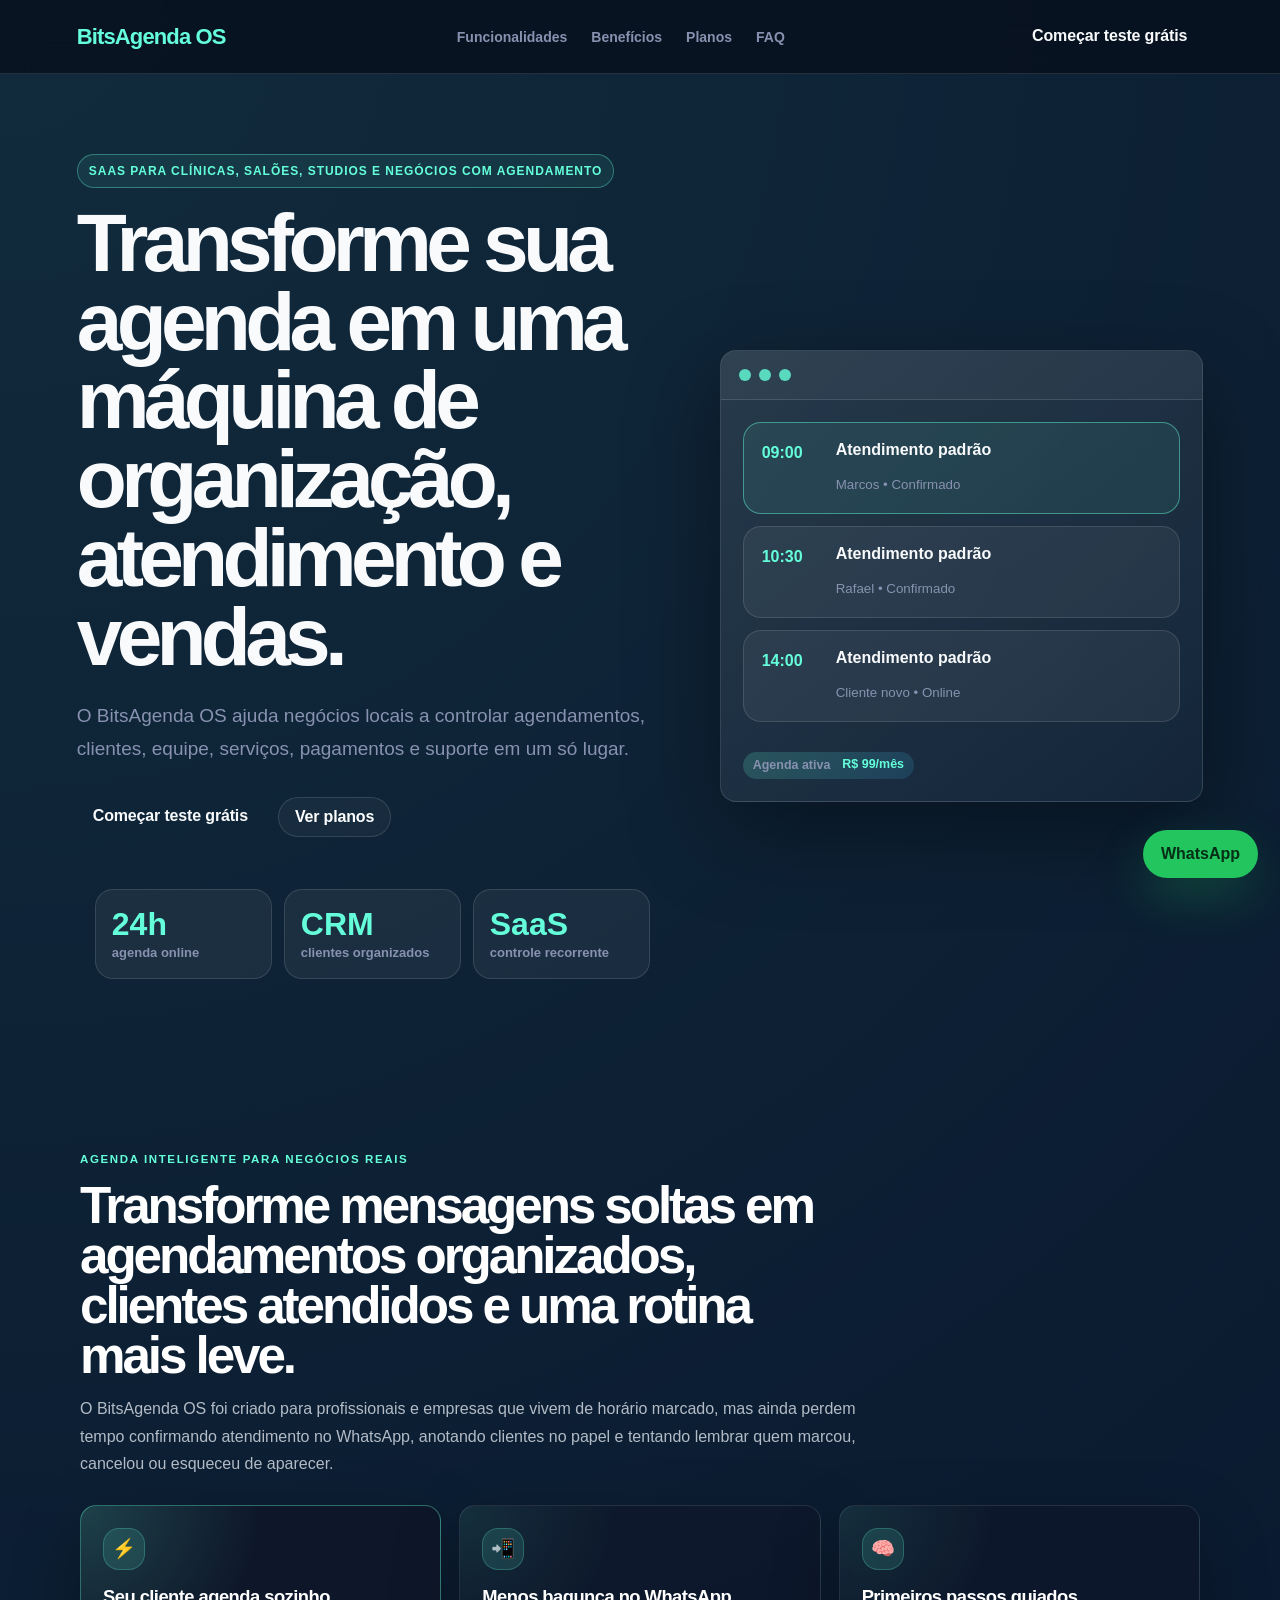
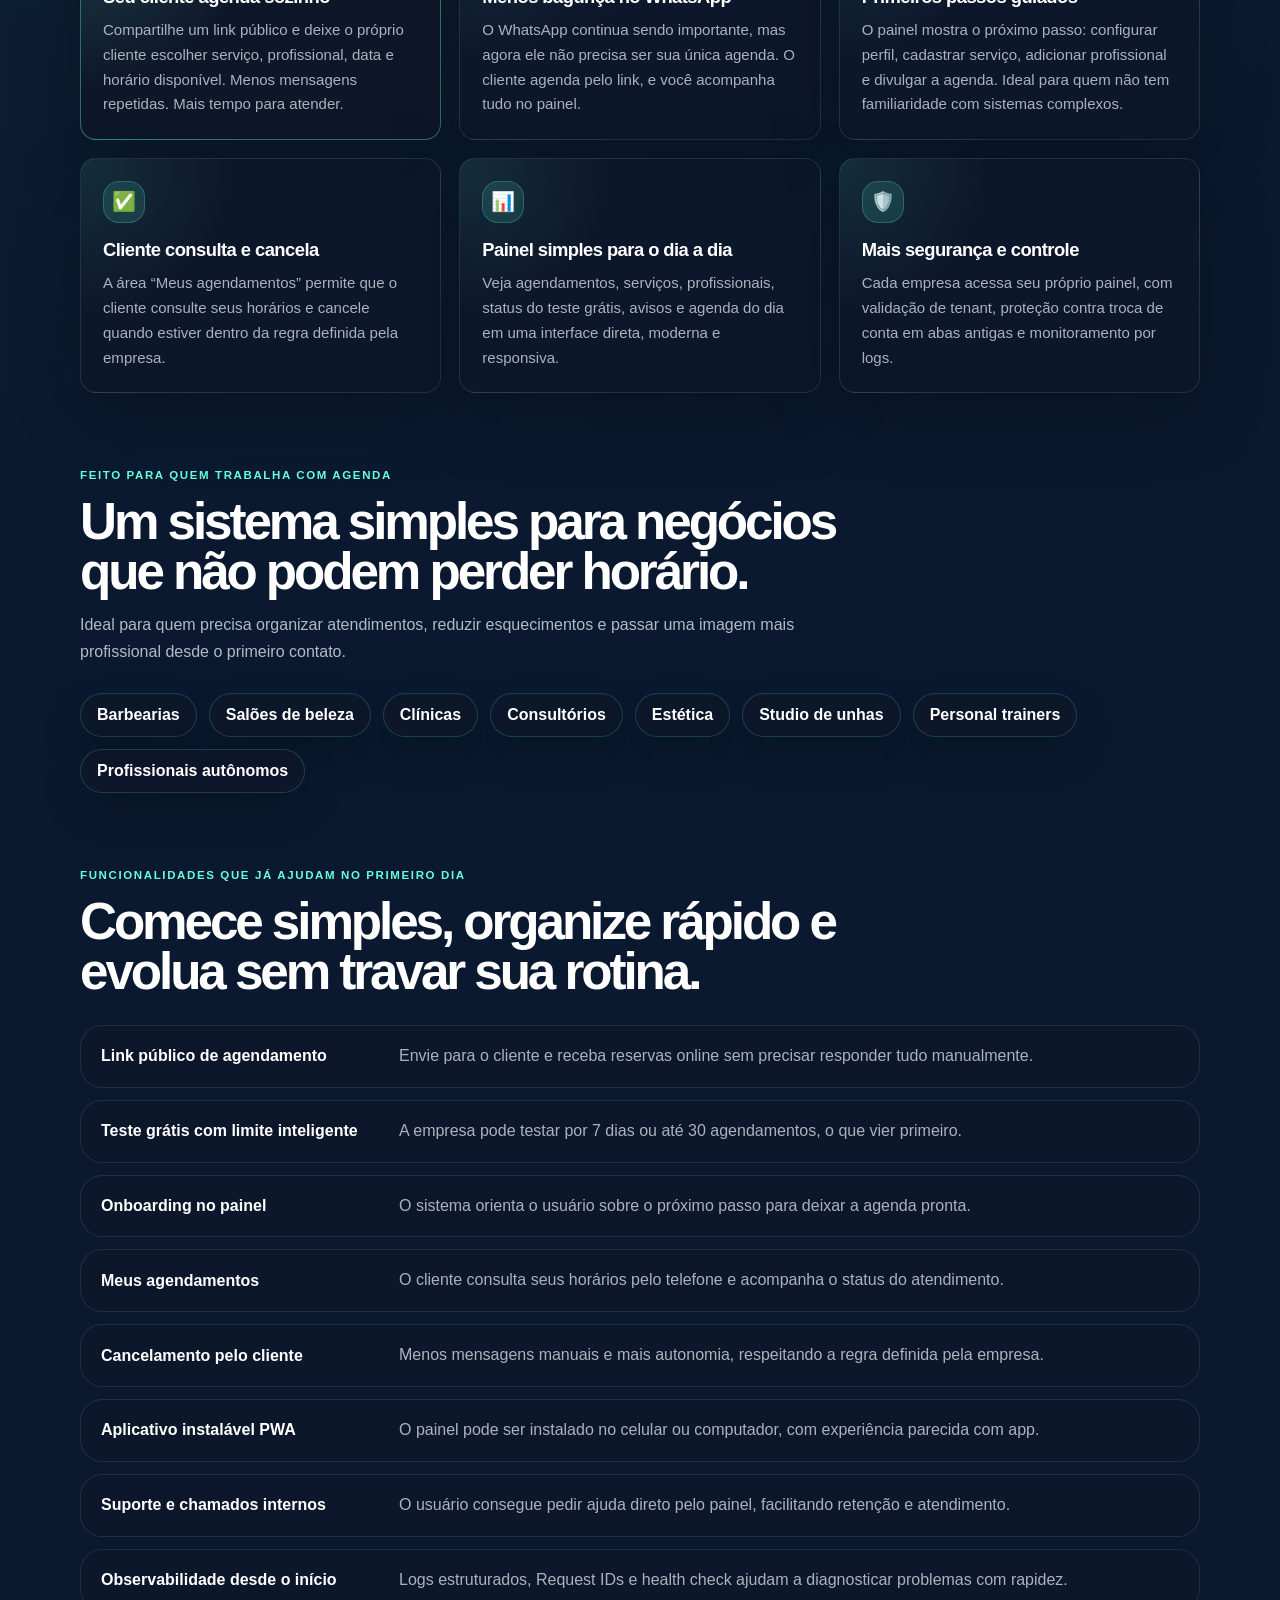
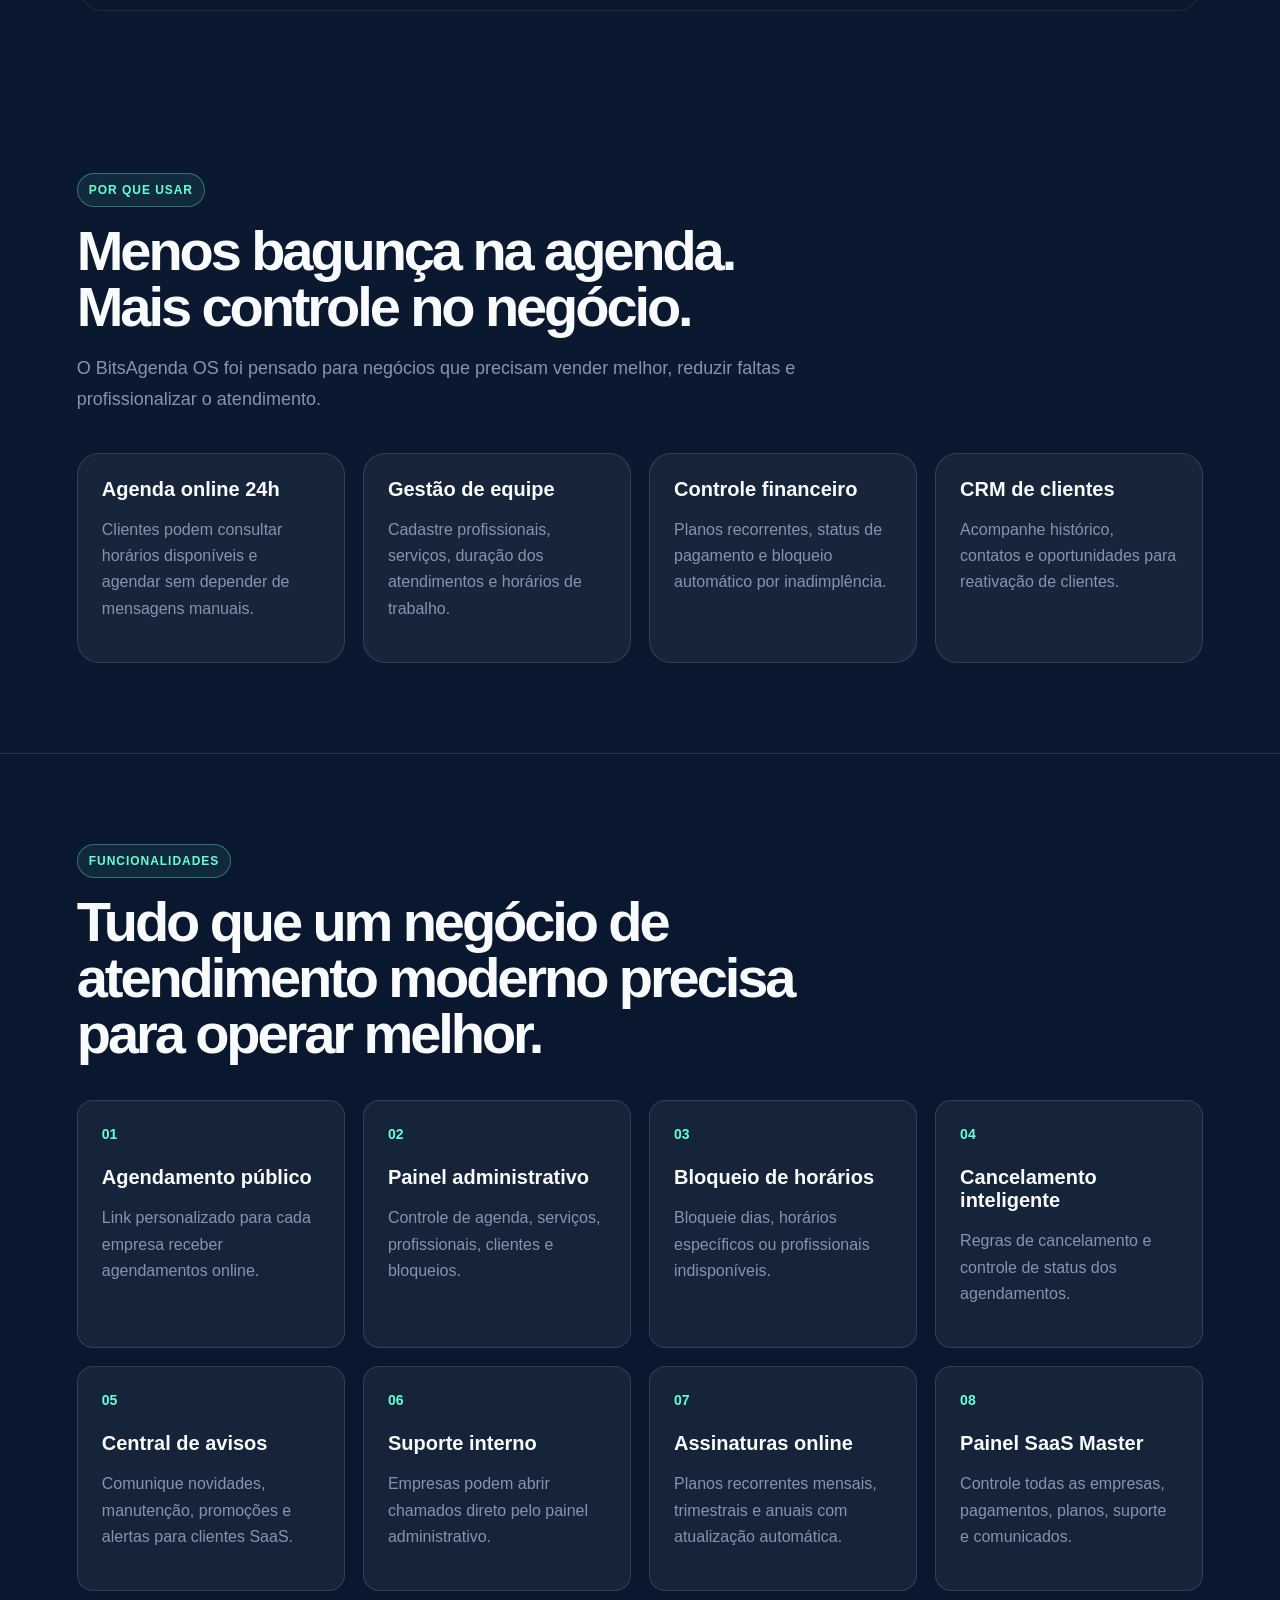
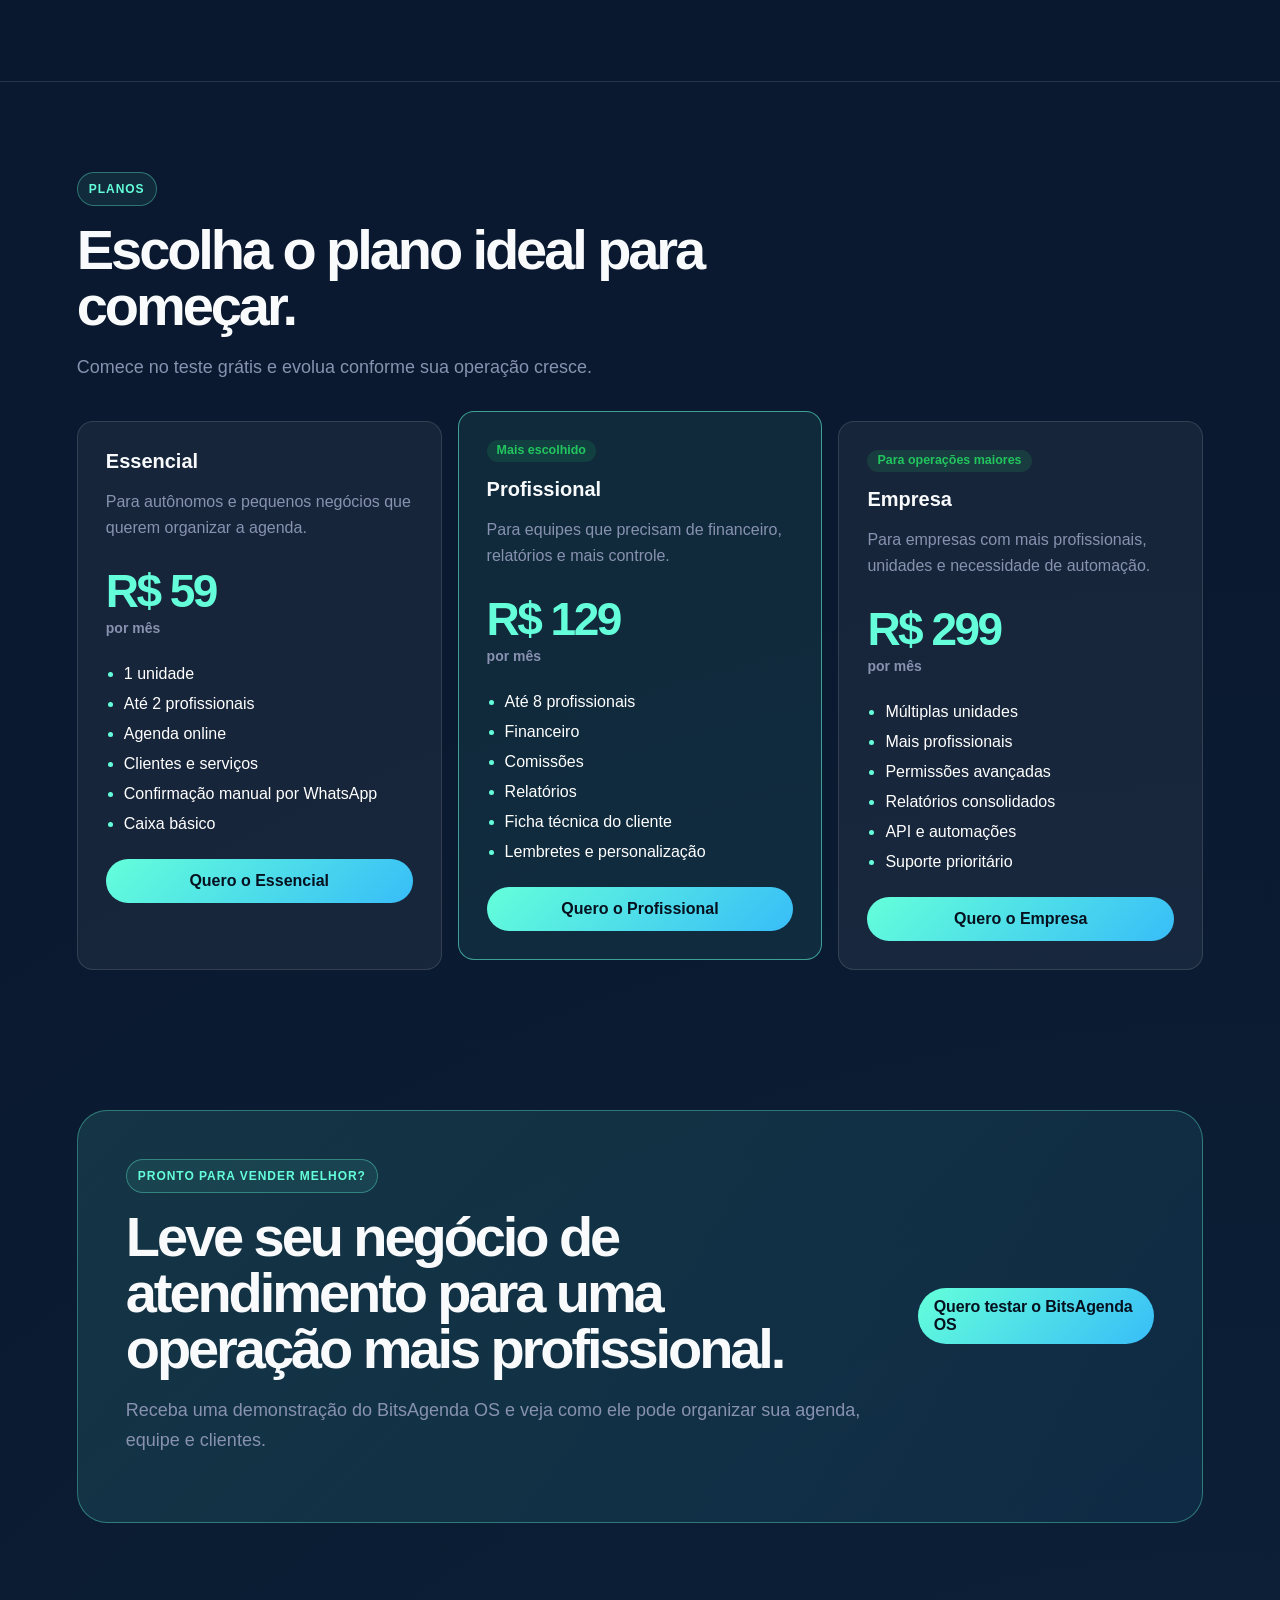
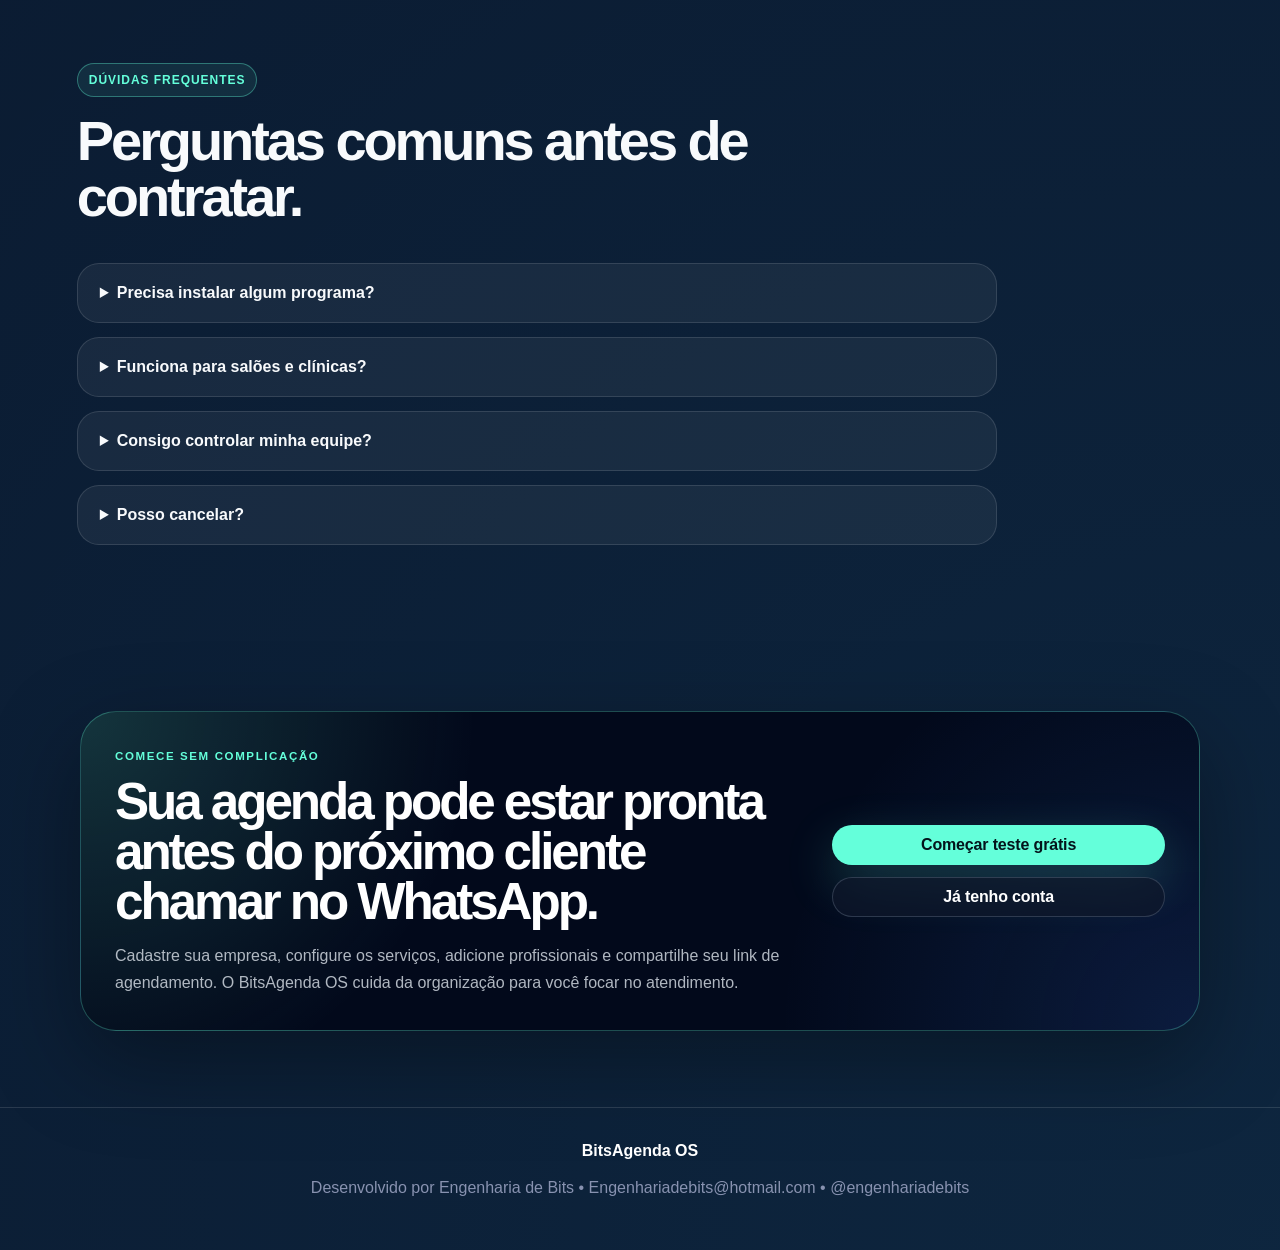
<file: frontend/index.html>
<!DOCTYPE html>
<html lang="pt-BR">
<head>
    <meta charset="UTF-8">

    <meta
        name="viewport"
        content="width=device-width, initial-scale=1.0"
    >

    <meta
        name="description"
        content="BitsAgenda OS é um sistema de agendamento online para clínicas, salões, studios, consultórios e negócios de atendimento com horário marcado."
    >

    <title>BitsAgenda OS | Sistema de Agendamento para Negócios Locais</title>

    <link
        rel="stylesheet"
        href="./css/landing.css?v=1"
    >
    <link rel="stylesheet" href="./css/pwa.css?v=1">
    <link rel="stylesheet" href="./css/ui-clean.css?v=1">

    <link rel="manifest" href="./manifest.webmanifest?v=60">
        <meta name="theme-color" content="#0A192F">
        <meta name="mobile-web-app-capable" content="yes">
        <meta name="apple-mobile-web-app-capable" content="yes">
        <meta name="apple-mobile-web-app-title" content="BitsAgenda OS">

        <link
            rel="icon"
            type="image/png"
            sizes="192x192"
            href="./icons/bitsagenda-icon-192.png"
        >

        <link
            rel="apple-touch-icon"
            href="./icons/bitsagenda-icon-192.png"
        >

</head>
<body>
    <header class="landing-header">
        <a href="#inicio" class="landing-logo">
            <span>BitsAgenda OS</span>
        </a>

        <nav class="landing-nav" id="landing-nav">
            <a href="#funcionalidades">Funcionalidades</a>
            <a href="#beneficios">Benefícios</a>
            <a href="#planos">Planos</a>
            <a href="#faq">FAQ</a>
        </nav>

        <div class="landing-header-acoes">
            <a href="./cadastro.html?plano=teste" class="btn-primary">

                Começar teste grátis
            </a>

            <button
                type="button"
                class="btn-pwa-install"
                data-pwa-install
            >
                Instalar app
            </button>

            <button
                class="btn-menu-mobile"
                type="button"
                onclick="alternarMenuLanding()"
                aria-label="Abrir menu"
            >
                ☰
            </button>
        </div>
    </header>

    <main>
        <section id="inicio" class="hero-section">
            <div class="hero-conteudo">
                <span class="tag-produto">
                     SaaS para clínicas, salões, studios e negócios com agendamento
                </span>

                <h1>
                    Transforme sua agenda em uma máquina de organização, atendimento e vendas.
                </h1>

                <p>
                    O BitsAgenda OS ajuda negócios locais a controlar agendamentos,
                    clientes, equipe, serviços, pagamentos e suporte em um só lugar.
                </p>

                <div class="hero-acoes">
                    <a href="./cadastro.html?plano=teste" class="btn-primary">

                        Começar teste grátis
                    </a>

                    <a class="btn-secundario" href="#planos">
                        Ver planos
                    </a>
                </div>

                <div class="hero-metricas">
                    <div>
                        <strong>24h</strong>
                        <span>agenda online</span>
                    </div>

                    <div>
                        <strong>CRM</strong>
                        <span>clientes organizados</span>
                    </div>

                    <div>
                        <strong>SaaS</strong>
                        <span>controle recorrente</span>
                    </div>
                </div>
            </div>

            <div class="hero-card">
                <div class="mockup-topo">
                    <span></span>
                    <span></span>
                    <span></span>
                </div>

                <div class="mockup-agenda">
                    <div class="mockup-linha destaque">
                        <span>09:00</span>
                        <strong> Atendimento padrão</strong>
                        <small>Marcos • Confirmado</small>
                    </div>

                    <div class="mockup-linha">
                        <span>10:30</span>
                        <strong>Atendimento padrão</strong>
                        <small>Rafael • Confirmado</small>
                    </div>

                    <div class="mockup-linha">
                        <span>14:00</span>
                        <strong>Atendimento padrão</strong>
                        <small>Cliente novo • Online</small>
                    </div>

                    <div class="mockup-status">
                        <span>Agenda ativa</span>
                        <strong>R$ 99/mês</strong>
                    </div>
                </div>
            </div>
        </section>

        <section class="landing-section landing-impacto">
            <div class="landing-section-header">
                <span class="landing-kicker">Agenda inteligente para negócios reais</span>

                <h2>
                    Transforme mensagens soltas em agendamentos organizados,
                    clientes atendidos e uma rotina mais leve.
                </h2>

                <p>
                    O BitsAgenda OS foi criado para profissionais e empresas que vivem de horário marcado,
                    mas ainda perdem tempo confirmando atendimento no WhatsApp, anotando clientes no papel
                    e tentando lembrar quem marcou, cancelou ou esqueceu de aparecer.
                </p>
            </div>

            <div class="impacto-grid">
                <article class="impacto-card destaque">
                    <span class="impacto-icone">⚡</span>
                    <h3>Seu cliente agenda sozinho</h3>
                    <p>
                        Compartilhe um link público e deixe o próprio cliente escolher serviço,
                        profissional, data e horário disponível. Menos mensagens repetidas.
                        Mais tempo para atender.
                    </p>
                </article>

                <article class="impacto-card">
                    <span class="impacto-icone">📲</span>
                    <h3>Menos bagunça no WhatsApp</h3>
                    <p>
                        O WhatsApp continua sendo importante, mas agora ele não precisa ser sua única agenda.
                        O cliente agenda pelo link, e você acompanha tudo no painel.
                    </p>
                </article>

                <article class="impacto-card">
                    <span class="impacto-icone">🧠</span>
                    <h3>Primeiros passos guiados</h3>
                    <p>
                        O painel mostra o próximo passo: configurar perfil, cadastrar serviço,
                        adicionar profissional e divulgar a agenda. Ideal para quem não tem familiaridade
                        com sistemas complexos.
                    </p>
                </article>

                <article class="impacto-card">
                    <span class="impacto-icone">✅</span>
                    <h3>Cliente consulta e cancela</h3>
                    <p>
                        A área “Meus agendamentos” permite que o cliente consulte seus horários
                        e cancele quando estiver dentro da regra definida pela empresa.
                    </p>
                </article>

                <article class="impacto-card">
                    <span class="impacto-icone">📊</span>
                    <h3>Painel simples para o dia a dia</h3>
                    <p>
                        Veja agendamentos, serviços, profissionais, status do teste grátis,
                        avisos e agenda do dia em uma interface direta, moderna e responsiva.
                    </p>
                </article>

                <article class="impacto-card">
                    <span class="impacto-icone">🛡️</span>
                    <h3>Mais segurança e controle</h3>
                    <p>
                        Cada empresa acessa seu próprio painel, com validação de tenant,
                        proteção contra troca de conta em abas antigas e monitoramento por logs.
                    </p>
                </article>
            </div>
        </section>



        <section class="landing-section landing-nichos">
            <div class="landing-section-header">
                <span class="landing-kicker">Feito para quem trabalha com agenda</span>

                <h2>
                    Um sistema simples para negócios que não podem perder horário.
                </h2>

                <p>
                    Ideal para quem precisa organizar atendimentos, reduzir esquecimentos
                    e passar uma imagem mais profissional desde o primeiro contato.
                </p>
            </div>

            <div class="nichos-grid">
                <div class="nicho-pill">Barbearias</div>
                <div class="nicho-pill">Salões de beleza</div>
                <div class="nicho-pill">Clínicas</div>
                <div class="nicho-pill">Consultórios</div>
                <div class="nicho-pill">Estética</div>
                <div class="nicho-pill">Studio de unhas</div>
                <div class="nicho-pill">Personal trainers</div>
                <div class="nicho-pill">Profissionais autônomos</div>
            </div>
        </section>

        <section class="landing-section landing-funcionalidades">
            <div class="landing-section-header">
                <span class="landing-kicker">Funcionalidades que já ajudam no primeiro dia</span>

                <h2>
                    Comece simples, organize rápido e evolua sem travar sua rotina.
                </h2>
            </div>

            <div class="funcionalidades-lista">
                <div class="funcionalidade-linha">
                    <strong>Link público de agendamento</strong>
                    <span>
                        Envie para o cliente e receba reservas online sem precisar responder tudo manualmente.
                    </span>
                </div>

                <div class="funcionalidade-linha">
                    <strong>Teste grátis com limite inteligente</strong>
                    <span>
                        A empresa pode testar por 7 dias ou até 30 agendamentos, o que vier primeiro.
                    </span>
                </div>

                <div class="funcionalidade-linha">
                    <strong>Onboarding no painel</strong>
                    <span>
                        O sistema orienta o usuário sobre o próximo passo para deixar a agenda pronta.
                    </span>
                </div>

                <div class="funcionalidade-linha">
                    <strong>Meus agendamentos</strong>
                    <span>
                        O cliente consulta seus horários pelo telefone e acompanha o status do atendimento.
                    </span>
                </div>

                <div class="funcionalidade-linha">
                    <strong>Cancelamento pelo cliente</strong>
                    <span>
                        Menos mensagens manuais e mais autonomia, respeitando a regra definida pela empresa.
                    </span>
                </div>

                <div class="funcionalidade-linha">
                    <strong>Aplicativo instalável PWA</strong>
                    <span>
                        O painel pode ser instalado no celular ou computador, com experiência parecida com app.
                    </span>
                </div>

                <div class="funcionalidade-linha">
                    <strong>Suporte e chamados internos</strong>
                    <span>
                        O usuário consegue pedir ajuda direto pelo painel, facilitando retenção e atendimento.
                    </span>
                </div>

                <div class="funcionalidade-linha">
                    <strong>Observabilidade desde o início</strong>
                    <span>
                        Logs estruturados, Request IDs e health check ajudam a diagnosticar problemas com rapidez.
                    </span>
                </div>
            </div>
        </section>

        <section id="beneficios" class="secao">
            <div class="secao-titulo">
                <span>Por que usar</span>
                <h2>Menos bagunça na agenda. Mais controle no negócio.</h2>
                <p>
                    O BitsAgenda OS foi pensado para negócios que precisam vender melhor,
                    reduzir faltas e profissionalizar o atendimento.
                </p>
            </div>

            <div class="beneficios-grid">
                <article>
                    <h3>Agenda online 24h</h3>
                    <p>
                        Clientes podem consultar horários disponíveis e agendar sem depender
                        de mensagens manuais.
                    </p>
                </article>

                <article>
                    <h3>Gestão de equipe</h3>
                    <p>
                        Cadastre profissionais, serviços, duração dos atendimentos e horários
                        de trabalho.
                    </p>
                </article>

                <article>
                    <h3>Controle financeiro</h3>
                    <p>
                        Planos recorrentes, status de pagamento e bloqueio automático por
                        inadimplência.
                    </p>
                </article>

                <article>
                    <h3>CRM de clientes</h3>
                    <p>
                        Acompanhe histórico, contatos e oportunidades para reativação de
                        clientes.
                    </p>
                </article>
            </div>
        </section>

        <section id="funcionalidades" class="secao secao-dark">
            <div class="secao-titulo">
                <span>Funcionalidades</span>
                <h2>Tudo que um negócio de atendimento moderno precisa para operar melhor.</h2>
            </div>

            <div class="funcionalidades-grid">
                <div class="funcionalidade-card">
                    <strong>01</strong>
                    <h3>Agendamento público</h3>
                    <p>Link personalizado para cada empresa receber agendamentos online.</p>
                </div>

                <div class="funcionalidade-card">
                    <strong>02</strong>
                    <h3>Painel administrativo</h3>
                    <p>Controle de agenda, serviços, profissionais, clientes e bloqueios.</p>
                </div>

                <div class="funcionalidade-card">
                    <strong>03</strong>
                    <h3>Bloqueio de horários</h3>
                    <p>Bloqueie dias, horários específicos ou profissionais indisponíveis.</p>
                </div>

                <div class="funcionalidade-card">
                    <strong>04</strong>
                    <h3>Cancelamento inteligente</h3>
                    <p>Regras de cancelamento e controle de status dos agendamentos.</p>
                </div>

                <div class="funcionalidade-card">
                    <strong>05</strong>
                    <h3>Central de avisos</h3>
                    <p>Comunique novidades, manutenção, promoções e alertas para clientes SaaS.</p>
                </div>

                <div class="funcionalidade-card">
                    <strong>06</strong>
                    <h3>Suporte interno</h3>
                    <p>Empresas podem abrir chamados direto pelo painel administrativo.</p>
                </div>

                <div class="funcionalidade-card">
                    <strong>07</strong>
                    <h3>Assinaturas online</h3>
                    <p>Planos recorrentes mensais, trimestrais e anuais com atualização automática.</p>
                </div>

                <div class="funcionalidade-card">
                    <strong>08</strong>
                    <h3>Painel SaaS Master</h3>
                    <p>Controle todas as empresas, pagamentos, planos, suporte e comunicados.</p>
                </div>
            </div>
        </section>

        <section id="planos" class="secao">
            <div class="secao-titulo">
                <span>Planos</span>
                <h2>Escolha o plano ideal para começar.</h2>
                <p>
                    Comece no teste grátis e evolua conforme sua operação cresce.
                </p>
            </div>

            <div class="planos-grid">
                <article class="plano-card">
                    <h3>Essencial</h3>
                    <p>Para autônomos e pequenos negócios que querem organizar a agenda.</p>

                    <strong class="preco">R$ 59</strong>
                    <span class="periodo">por mês</span>

                    <ul>
                        <li>1 unidade</li>
                        <li>Até 2 profissionais</li>
                        <li>Agenda online</li>
                        <li>Clientes e serviços</li>
                        <li>Confirmação manual por WhatsApp</li>
                        <li>Caixa básico</li>
                    </ul>

                    <a
                        href="./cadastro.html?plano=essencial"
                        target="_blank"
                        rel="noopener noreferrer"
                    >
                        Quero o Essencial
                    </a>
                </article>

                <article class="plano-card destaque">
                    <span class="badge-plano">Mais escolhido</span>

                    <h3>Profissional</h3>
                    <p>Para equipes que precisam de financeiro, relatórios e mais controle.</p>

                    <strong class="preco">R$ 129</strong>
                    <span class="periodo">por mês</span>

                    <ul>
                        <li>Até 8 profissionais</li>
                        <li>Financeiro</li>
                        <li>Comissões</li>
                        <li>Relatórios</li>
                        <li>Ficha técnica do cliente</li>
                        <li>Lembretes e personalização</li>
                    </ul>

                    <a
                        href="./cadastro.html?plano=profissional"
                        target="_blank"
                        rel="noopener noreferrer"
                    >
                        Quero o Profissional
                    </a>
                </article>

                <article class="plano-card">
                    <span class="badge-plano">Para operações maiores</span>

                    <h3>Empresa</h3>
                    <p>Para empresas com mais profissionais, unidades e necessidade de automação.</p>

                    <strong class="preco">R$ 299</strong>
                    <span class="periodo">por mês</span>

                    <ul>
                        <li>Múltiplas unidades</li>
                        <li>Mais profissionais</li>
                        <li>Permissões avançadas</li>
                        <li>Relatórios consolidados</li>
                        <li>API e automações</li>
                        <li>Suporte prioritário</li>
                    </ul>

                    <a
                        href="./cadastro.html?plano=empresa"
                        target="_blank"
                        rel="noopener noreferrer"
                    >
                        Quero o Empresa
                    </a>
                </article>
            </div>
        </section>

        <section class="cta-section">
            <div>
                <span>Pronto para vender melhor?</span>
                <h2>Leve seu negócio de atendimento para uma operação mais profissional.</h2>
                <p>
                    Receba uma demonstração do BitsAgenda OS e veja como ele pode organizar
                    sua agenda, equipe e clientes.
                </p>
            </div>

            <a
                class="btn-principal"
                href="./cadastro.html?plano=teste"
                target="_blank"
                rel="noopener noreferrer"
            >
                Quero testar o BitsAgenda OS
            </a>
        </section>

        <section id="faq" class="secao">
            <div class="secao-titulo">
                <span>Dúvidas frequentes</span>
                <h2>Perguntas comuns antes de contratar.</h2>
            </div>

            <div class="faq-lista">
                <details>
                    <summary>Precisa instalar algum programa?</summary>
                    <p>
                        Não. O sistema roda pelo navegador e pode ser acessado pelo computador,
                        tablet ou celular.
                    </p>
                </details>

                <details>
                    <summary>Funciona para salões e clínicas?</summary>
                    <p>
                        Sim. O BitsAgenda OS foi criado para negócios que trabalham com horários marcados e também pode ser
                        adaptado para outros negócios de atendimento com horário marcado.
                    </p>
                </details>

                <details>
                    <summary>Consigo controlar minha equipe?</summary>
                    <p>
                        Sim. Você pode cadastrar profissionais, serviços e horários de atendimento.
                    </p>
                </details>

                <details>
                    <summary>Posso cancelar?</summary>
                    <p>
                        Sim. A assinatura pode ser ajustada conforme o plano contratado e as regras
                        comerciais combinadas.
                    </p>
                </details>
            </div>
        </section>
    </main>

    <section class="landing-cta-final">
        <div>
            <span class="landing-kicker">Comece sem complicação</span>

            <h2>
                Sua agenda pode estar pronta antes do próximo cliente chamar no WhatsApp.
            </h2>

            <p>
                Cadastre sua empresa, configure os serviços, adicione profissionais
                e compartilhe seu link de agendamento. O BitsAgenda OS cuida da organização
                para você focar no atendimento.
            </p>
        </div>

        <div class="landing-cta-acoes">
            <a href="./cadastro.html?plano=teste" class="btn-landing-primary">
                Começar teste grátis
            </a>

            <button
                type="button"
                class="btn-pwa-install"
                data-pwa-install
            >
                Instalar app
            </button>

            <a href="./admin.html" class="btn-landing-secondary">
                Já tenho conta
            </a>
        </div>
    </section>

    <footer class="landing-footer">
        <strong>BitsAgenda OS</strong>

        <p>
            Desenvolvido por Engenharia de Bits • Engenhariadebits@hotmail.com • @engenhariadebits
        </p>
    </footer>

    <a
        class="whatsapp-float"
        href="https://wa.me/5581988996085?text=Ol%C3%A1%2C%20quero%20conhecer%20o%20BitsAgenda%20OS"
        target="_blank"
        rel="noopener noreferrer"
        aria-label="Falar no WhatsApp"
    >
        WhatsApp
    </a>

    <script src="./js/landing.js?v=1"></script>
    <script src="./js/pwa.js?v=1"></script>
</body>
</html>
</file>
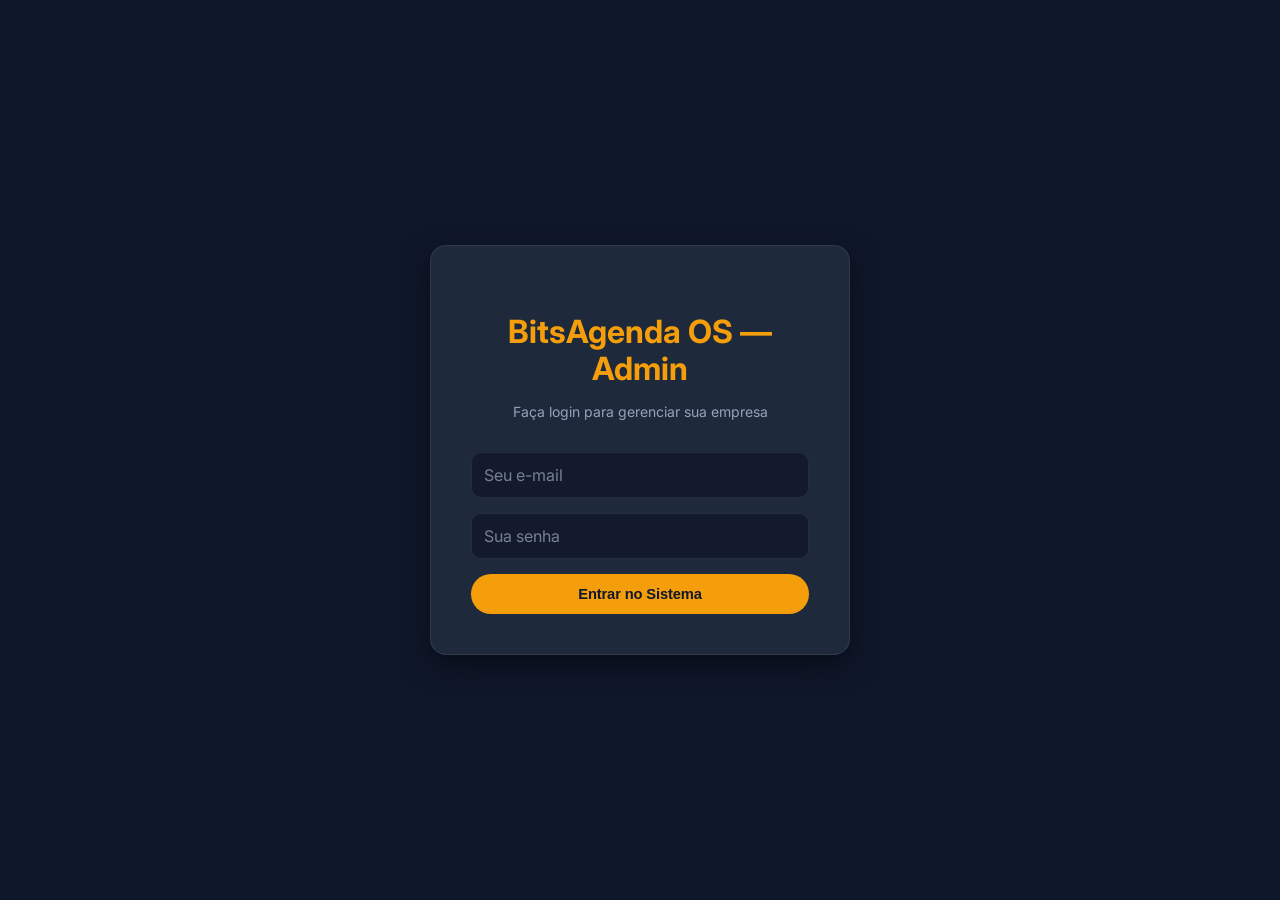
<file: frontend/admin.html>
<!DOCTYPE html>
<html lang="pt-BR">
<head>
    <meta charset="UTF-8">
    <meta name="viewport" content="width=device-width, initial-scale=1.0">
    <title>BitsAgenda OS — Painel do Admin</title>

    <link href="https://fonts.googleapis.com/css2?family=Inter:wght@400;500;600;700;800&display=swap" rel="stylesheet">

    <link rel="stylesheet" href="./css/admin.css?v=141">
    <link rel="stylesheet" href="./css/pwa.css?v=1">
    <link rel="stylesheet" href="./css/ui-clean.css?v=1">

    <link rel="manifest" href="./manifest.webmanifest?v=60">
        <meta name="theme-color" content="#0A192F">
        <meta name="mobile-web-app-capable" content="yes">
        <meta name="apple-mobile-web-app-capable" content="yes">
        <meta name="apple-mobile-web-app-title" content="BitsAgenda OS">

        <link
            rel="icon"
            type="image/png"
            sizes="192x192"
            href="./icons/bitsagenda-icon-192.png"
        >

        <link
            rel="apple-touch-icon"
            href="./icons/bitsagenda-icon-192.png"
        >

</head>

<body>
    <div id="tela-login">
        <div class="login-box">
            <h2 style="color: var(--destaque); margin-bottom: 10px;">
                BitsAgenda OS — Admin
            </h2>

            <p style="color: var(--texto-secundario); font-size: 14px; margin-bottom: 30px;">
                Faça login para gerenciar sua empresa
            </p>

            <form onsubmit="realizarLogin(event)">
                <input type="email" id="login-email" placeholder="Seu e-mail" required>
                <input type="password" id="login-senha" placeholder="Sua senha" required>

                <button type="submit" class="btn-login" id="btn-submit-login">
                    Entrar no Sistema
                </button>
            </form>

            <p id="msg-erro-login" style="color: var(--cor-perigo); font-size: 14px; margin-top: 15px; display: none;">
                Credenciais inválidas.
            </p>
        </div>
    </div>

    <main class="container" id="painel-principal" style="display: none;">

        <div
        id="toast-admin"
        class="toast-admin"
        style="display: none;"
        >
        <span id="toast-admin-texto">
            Mensagem do sistema
            </span>
        </div>

        <div class="topbar">
            <div>
                <h1>
                    Painel da Empresa
                    <span id="tag-tenant" class="aviso-tenant">...</span>
                <span class="admin-perfil-operacional" id="admin-perfil-operacional">Perfil: Gestor</span>
                </h1>

                <p class="subtitulo">
                    Gerencie marca, agenda, serviços, profissionais e comunicação.
                </p>
            </div>


            <div class="header-botoes">
                <a id="link-pagina-publica" class="btn-secundario" href="#" target="_blank">
                    Ver página pública
                </a>

                <button class="btn-recarregar" onclick="atualizarPainelAdmin()">
                    Atualizar
                </button>

                <button class="btn-recarregar" onclick="fazerLogout()">
                    Sair da Conta
                </button>
                <button
                    type="button"
                    class="btn-pwa-install"
                    data-pwa-install
                >
                    Instalar app
                </button>
            </div>
        </div>

        <div id="mensagem-painel"></div>


        <button
            type="button"
            class="btn-menu-mobile"
            onclick="alternarMenuAdmin(event)"
        >
            ☰ Menu do painel
        </button>


        <div id="banner-funcionalidades-admin" class="banner-funcionalidades-admin">
            <div>
                <span>Novidade</span>

                <h3>
                    Conheça os recursos que ajudam sua empresa a vender e organizar melhor.
                </h3>

                <p>
                    Agenda online, clientes organizados, suporte interno, avisos e controle completo
                    do seu atendimento em um só lugar.
                </p>
            </div>

            <div class="banner-funcionalidades-admin-acoes">
                <a
                    href="./index.html#funcionalidades"
                    target="_blank"
                    rel="noopener noreferrer"
                >
                    Ver funcionalidades
                </a>

                <button
                    type="button"
                    onclick="dispensarBannerFuncionalidadesAdmin()"
                >
                    Dispensar
                </button>
            </div>
        </div>

        <aside id="admin-sidebar" class="admin-sidebar">
            <div class="admin-sidebar-brand">
                <div class="admin-sidebar-logo">B</div>

                <div>
                    <strong>BitsAgenda OS</strong>
                    <span>Painel da empresa</span>
                </div>
            </div>

            <nav class="admin-sidebar-nav admin-tabs" id="admin-tabs">
                <button
                    type="button"
                    class="admin-tab admin-nav-item ativa"
                    data-secao="secao-dashboard"
                >
                    <span class="admin-nav-icon">📊</span>
                    <span>Visão geral</span>
                </button>

                <button
                    type="button"
                    class="admin-tab admin-nav-item"
                    data-secao="secao-agenda"
                >
                    <span class="admin-nav-icon">📅</span>
                    <span>Agenda</span>
                </button>

                <button
                    type="button"
                    class="admin-tab admin-nav-item"
                    data-secao="secao-bloqueios-agenda"
                >
                    <span class="admin-nav-icon">⛔</span>
                    <span>Bloqueios</span>
                </button>

                <button
                    type="button"
                    class="admin-tab admin-nav-item"
                    data-secao="secao-clientes-crm"
                >
                    <span class="admin-nav-icon">👥</span>
                    <span>Clientes / CRM</span>
                </button>

                <button
                    type="button"
                    class="admin-tab admin-nav-item"
                    data-secao="secao-configuracoes"
                >
                    <span class="admin-nav-icon">⚙️</span>
                    <span>Configurações</span>
                </button>

                <button
                    type="button"
                    class="admin-tab admin-nav-item"
                    data-secao="secao-admin-assinatura"
                >
                    <span class="admin-nav-icon">💳</span>
                    <span>Plano / Assinatura</span>
                </button>
            </nav>
        </aside>

        <div id="aviso-bloqueio-admin"
            class="aviso-bloqueio-admin"
            style="display: none;"
        >
            <strong>Conta com acesso restrito</strong>

            <p id="texto-aviso-bloqueio-admin">
                Esta conta possui uma restrição ativa.
            </p>
        </div>


        <section id="card-onboarding-admin" class="admin-card onboarding-admin-card">
            <div class="onboarding-admin-header">
                <div>
                    <span class="admin-card-kicker">Primeiros passos</span>

                    <h3>Configure sua agenda para começar a vender</h3>

                    <p>
                        Siga este checklist para deixar seu estabelecimento pronto para receber agendamentos.
                    </p>

                    <div id="onboarding-proximo-passo" class="onboarding-proximo-passo">
                        <span class="onboarding-proximo-kicker">
                            Próximo passo
                        </span>

                        <strong id="onboarding-proximo-titulo">
                            Carregando orientação...
                        </strong>

                        <p id="onboarding-proximo-descricao">
                            Estamos verificando sua configuração.
                        </p>

                        <button
                            type="button"
                            id="onboarding-proximo-botao"
                            class="btn-add"
                            onclick="executarProximoPassoOnboardingAdmin()"
                        >
                            Continuar configuração
                        </button>
                    </div>
                </div>

                <span id="onboarding-admin-progresso" class="onboarding-admin-progresso">
                    0/6 concluído
                </span>
            </div>

            <div id="onboarding-admin-lista" class="onboarding-admin-lista">
                Carregando checklist...
            </div>
        </section>

        <section class="secao-admin ativa dashboard-pro-section" id="secao-dashboard">

<section
            id="card-trial-admin"
            class="admin-card trial-admin-card"
            style="display: none;"
        >
            <div class="trial-admin-info">
                <span class="trial-admin-kicker">
                    Teste grátis
                </span>

                <h3 id="trial-admin-titulo">
                    Teste grátis ativo
                </h3>

                <p id="trial-admin-descricao">
                    Você está usando o BitsAgenda OS no período gratuito.
                </p>
            </div>

            <div class="trial-admin-metricas">
                <div>
                    <small>Dias restantes</small>
                    <strong id="trial-admin-dias">--</strong>
                </div>

                <div>
                    <small>Agendamentos restantes</small>
                    <strong id="trial-admin-agendamentos">--</strong>
                </div>
            </div>

            <div class="trial-admin-acoes">
                <button
                    type="button"
                    class="btn-add"
                    onclick="mostrarSecaoAdmin('secao-admin-assinatura')"
                >
                    Ver planos
                </button>
            </div>
        </section>

            <div class="dashboard-pro-hero">
                <div>
                    <span class="dashboard-pro-kicker" id="dashboard-pro-kicker">Painel do neg&oacute;cio</span>
                    <h2 id="dashboard-pro-titulo">Vis&atilde;o do dia</h2>
                    <p id="dashboard-pro-subtitulo">Veja o que merece aten&ccedil;&atilde;o agora.</p>
                </div>

                <div class="dashboard-pro-actions">
                    <button type="button" onclick="copiarLinkPublicoAdmin()">Copiar link público</button>
                    <button type="button" class="secundario" onclick="window.open(obterUrlPublicaTenantAdmin(), '_blank')">Ver agenda pública</button>
                </div>
            </div>

            <section class="dashboard-hoje-card" id="dashboard-hoje-negocio">
                <div class="dashboard-hoje-topo">
                    <div>
                        <span>Hoje</span>
                        <h3>Opera&ccedil;&atilde;o do dia</h3>
                    </div>
                    <small>Atualiza com a agenda carregada.</small>
                </div>

                <div class="dashboard-hoje-grid">
                    <div>
                        <span>Agendamentos hoje</span>
                        <strong id="visor-hoje-agendamentos">0</strong>
                    </div>

                    <div>
                        <span>Receita prevista hoje</span>
                        <strong id="visor-hoje-receita">R$ 0,00</strong>
                    </div>

                    <div>
                        <span>Concluídos hoje</span>
                        <strong id="visor-hoje-concluidos">0</strong>
                    </div>

                    <div>
                        <span>Próximo horário</span>
                        <strong id="visor-hoje-proximo">--:--</strong>
                    </div>
                </div>
            </section>

            <section class="dashboard-acoes-card" id="dashboard-acoes-rapidas">
                <div class="dashboard-acoes-topo">
                    <div>
                        <span>A&ccedil;&otilde;es</span>
                        <h3>Atalhos operacionais</h3>
                    </div>
                    <small id="dashboard-acoes-status">Acesse tarefas frequentes.</small>
                </div>

                <div class="dashboard-acoes-grid">
                    <button type="button" onclick="abrirAtalhoDashboardAdmin('secao-agenda', 'filtro-data-inicio', 'Atalho aberto: Agenda')">
                        <span>Agenda</span>
                        <strong>Novo agendamento</strong>
                    </button>

                    <button type="button" onclick="abrirAtalhoDashboardAdmin('secao-servicos', 'novo-servico-nome', 'Atalho aberto: Serviços')">
                        <span>Serviços</span>
                        <strong>Cadastrar serviço</strong>
                    </button>

                    <button type="button" onclick="abrirAtalhoDashboardAdmin('secao-equipe', 'novo-prof-nome', 'Atalho aberto: Equipe')">
                        <span>Equipe</span>
                        <strong>Adicionar profissional</strong>
                    </button>

                    <button type="button" onclick="copiarLinkPublicoAdmin()">
                        <span>Divulgação</span>
                        <strong>Copiar link público</strong>
                    </button>
                </div>
            </section>

            <section class="dashboard-insight-card" id="dashboard-insight-dia">
                <div>
                    <span>Aten&ccedil;&atilde;o</span>
                    <strong id="dashboard-insight-titulo">Analisando sua agenda...</strong>
                    <p id="dashboard-insight-texto">Carregue os agendamentos para receber uma leitura r&aacute;pida da opera&ccedil;&atilde;o.</p>
                </div>
            </section>

            <div class="dashboard-grid dashboard-grid-pro">

            <div class="metric-card metric-card-financeiro">
                <p>Receita prevista</p>
                <strong id="visor-faturamento">R$ 0,00</strong>
                <small>Confirmados e concluídos no período.</small>
            </div>

            <div class="metric-card metric-card-financeiro">
                <p>Receita concluída</p>
                <strong id="visor-faturamento-concluido">R$ 0,00</strong>
                <small>Somente atendimentos concluídos.</small>
            </div>

            <div class="metric-card">
                <p>Agendamentos</p>
                <strong id="visor-total-agendamentos">0</strong>
                <small>Total encontrado no período.</small>
            </div>

            <div class="metric-card">
                <p>Faturáveis</p>
                <strong id="visor-agendamentos-faturaveis">0</strong>
                <small>Confirmados e concluídos.</small>
            </div>

            <div class="metric-card">
                <p>Ticket médio</p>
                <strong id="visor-ticket-medio">R$ 0,00</strong>
                <small>Receita prevista dividida por faturáveis.</small>
            </div>

            <div class="metric-card metric-card-alerta">
                <p>Cancelamentos/perdas</p>
                <strong id="visor-cancelamentos-financeiro">0</strong>
                <small>Cancelados e faltas no período.</small>
            </div>
            </div>

            <section class="financeiro-resumo-card" id="resumo-financeiro-dashboard">
                <div class="financeiro-resumo-topo">
                    <div>
                        <span>Financeiro</span>
                        <h3>Resumo do per&iacute;odo</h3>
                    </div>
                    <small>Baseado no período carregado no dashboard.</small>
                </div>

                <div class="financeiro-resumo-grid">
                    <div>
                        <span>Confirmados</span>
                        <strong id="visor-financeiro-confirmados">0</strong>
                    </div>

                    <div>
                        <span>Concluídos</span>
                        <strong id="visor-financeiro-concluidos">0</strong>
                    </div>

                    <div>
                        <span>Cancelados</span>
                        <strong id="visor-financeiro-cancelados">0</strong>
                    </div>

                    <div>
                        <span>Faltas</span>
                        <strong id="visor-financeiro-faltas">0</strong>
                    </div>

                    <div>
                        <span>Receita prevista</span>
                        <strong id="visor-financeiro-receita-prevista">R$ 0,00</strong>
                    </div>

                    <div>
                        <span>Receita realizada</span>
                        <strong id="visor-financeiro-receita-realizada">R$ 0,00</strong>
                    </div>
                </div>
            </section>

            <section
                class="financeiro-resumo-card"
                id="comissoes-repasses-dashboard"
                hidden
            >
                <div class="financeiro-resumo-topo">
                    <div>
                        <span>Comissões e repasses</span>
                        <h3>Financeiro da equipe</h3>
                        <p>
                            Acompanhe valores pendentes de comissão
                            e os repasses já registrados.
                        </p>
                    </div>

                    <small>
                        Valores persistidos por atendimento concluído.
                    </small>
                </div>

                <div class="financeiro-resumo-grid">
                    <div>
                        <span>Comissões pendentes</span>
                        <strong id="visor-comissoes-pendentes-quantidade">
                            0
                        </strong>
                    </div>

                    <div>
                        <span>Total pendente</span>
                        <strong id="visor-comissoes-pendentes-total">
                            R$ 0,00
                        </strong>
                    </div>

                    <div>
                        <span>Repasses realizados</span>
                        <strong id="visor-repasses-quantidade">
                            0
                        </strong>
                    </div>

                    <div>
                        <span>Total pago</span>
                        <strong id="visor-repasses-total">
                            R$ 0,00
                        </strong>
                    </div>
                </div>

                <div class="financeiro-repasse-operacao-admin">
                    <div class="financeiro-repasse-operacao-topo">
                        <div>
                            <span>Comissões pendentes</span>
                            <h4>Registrar repasse</h4>
                            <p>
                                Selecione comissões do mesmo profissional
                                para registrar o pagamento.
                            </p>
                        </div>
                    </div>

                    <div
                        id="lista-comissoes-pendentes-admin"
                        class="lista-comissoes-pendentes-admin"
                    >
                        Carregando comissões pendentes...
                    </div>

                    <div class="financeiro-repasse-selecao-admin">
                        <div>
                            <small>Selecionadas</small>
                            <strong id="repasse-selecionadas-quantidade">
                                0
                            </strong>
                        </div>

                        <div>
                            <small>Total selecionado</small>
                            <strong id="repasse-selecionadas-total">
                                R$ 0,00
                            </strong>
                        </div>
                    </div>

                    <label class="financeiro-repasse-observacao-admin">
                        <span>Observação opcional</span>

                        <input
                            type="text"
                            id="repasse-observacao-admin"
                            maxlength="240"
                            placeholder="Ex: Repasse semanal"
                        >
                    </label>

                    <div class="financeiro-repasse-acoes-admin">
                        <button
                            type="button"
                            id="btn-registrar-repasse-admin"
                            class="btn-primary"
                            onclick="registrarRepasseSelecionadoAdmin()"
                            disabled
                        >
                            Registrar repasse
                        </button>
                    </div>
                </div>

                <div class="financeiro-resumo-detalhes">
                    <h4>Últimos repasses</h4>

                    <ul id="lista-repasses-recentes-admin">
                        <li>Nenhum repasse registrado ainda.</li>
                    </ul>
                </div>
            </section>

        </section>



        <section class="layout-grid secao-admin" id="secao-configuracoes">
            <div class="configuracoes-intro-admin">
                <div>
                    <span class="admin-kicker">Configura&ccedil;&otilde;es</span>
                    <h2>Organize a opera&ccedil;&atilde;o do neg&oacute;cio</h2>
                    <p>
                        Ajuste identidade, agenda, comunica&ccedil;&atilde;o e equipe
                        sem misturar as configura&ccedil;&otilde;es do dia a dia.
                    </p>
                </div>

                <nav
                    class="configuracoes-nav-admin"
                    aria-label="Categorias das configura&ccedil;&otilde;es"
                >
                    <button
                        type="button"
                        data-config-destino="config-marca"
                    >
                        Marca
                    </button>

                    <button
                        type="button"
                        data-config-destino="config-agenda"
                    >
                        Agenda
                    </button>

                    <button
                        type="button"
                        data-config-destino="config-comunicacao"
                    >
                        Comunica&ccedil;&atilde;o
                    </button>

                    <button
                        type="button"
                        data-config-destino="config-equipe"
                    >
                        Equipe
                    </button>
                </nav>
            </div>

            <div>
                <section class="bloco-config config-grupo-admin" id="config-marca" data-config-grupo="marca">
                    <h3>Identidade visual da marca 🎨</h3>

                    <p class="descricao-bloco">
                        Esses dados serão usados na página pública de agendamento e nas futuras mensagens automáticas.
                    </p>

                    <div class="preview-marca">
                        <div class="preview-logo-box" id="preview-logo-box">
                            Logo
                        </div>

                        <div>
                            <strong id="preview-nome-publico">Nome da empresa</strong>
                            <span id="preview-endereco">Endereço ainda não informado.</span>
                        </div>
                    </div>

                    <div class="form-grid">
                        <div class="campo">
                            <label>Nome público da marca</label>
                            <input type="text" id="nome-publico" placeholder="Ex: Clínica Vida Leve, Studio Bella ou Espaço Alfa">
                        </div>

                        <div class="campo">
                            <label>WhatsApp comercial</label>
                            <input type="text" id="whatsapp-comercial" placeholder="Ex: 81999999999">
                        </div>

                        <div class="campo full">
                            <label>Logo URL</label>
                            <input type="url" id="logo-url" placeholder="https://exemplo.com/logo.png">
                        </div>

                        <div class="campo full">
                            <label>Enviar logotipo</label>
                            <input type="file" id="logo-arquivo" accept="image/png,image/jpeg,image/webp">
                        </div>

                        <div class="campo full">
                            <label>Logomarca / banner URL</label>
                            <input type="url" id="logomarca-url" placeholder="https://exemplo.com/banner.png">
                        </div>

                        <div class="campo full">
                            <label>Enviar logomarca / banner</label>
                            <input type="file" id="logomarca-arquivo" accept="image/png,image/jpeg,image/webp">
                        </div>
                    </div>


                    <div
                        class="config-subgrupo-admin"
                        id="config-agenda"
                    >
                        <div class="config-subgrupo-cabecalho">
                            <span>Agenda</span>
                            <strong>Hor&aacute;rios e regras de atendimento</strong>
                        </div>
                    </div>

<div class="form-grid tres">
                        <div class="campo">
                            <label>Abre às</label>
                            <input type="number" id="hora-abertura" min="0" max="23">
                        </div>

                        <div class="campo">
                            <label>Fecha às</label>
                            <input type="number" id="hora-fechamento" min="0" max="23">
                        </div>

                        <div class="campo-form">
                            <label for="limite-cancelamento-horas">
                                Limite para cancelamento pelo cliente
                            </label>

                            <input
                                type="number"
                                id="limite-cancelamento-horas"
                                min="0"
                                step="1"
                                placeholder="Ex: 3"
                            >

                            <small>
                                Quantas horas antes do atendimento o cliente poderá cancelar sozinho.
                                Use 0 para permitir cancelamento até o horário do atendimento.
                            </small>
                        </div>

                        <div class="campo">
                            <label>Cor principal</label>
                            <input type="color" id="cor-tema">
                        </div>

                        <div class="campo">
                            <label>Cor de fundo</label>
                            <input type="color" id="cor-fundo">
                        </div>
                    </div>
                </section>

                <section class="bloco-config config-grupo-admin" id="config-comunicacao" data-config-grupo="comunicacao">
                    <h3>Comunicação e localização 📍</h3>

                    <p class="descricao-bloco">
                        Configure endereço, mensagem pública e canais sociais que aparecerão para os clientes.
                    </p>

                    <div class="form-grid">
                        <div class="campo full">
                            <label>Endereço</label>
                            <input type="text" id="endereco" placeholder="Rua, número, bairro, cidade">
                        </div>

                        <div class="campo full">
                            <label>Link do Google Maps</label>
                            <input type="url" id="google-maps-url" placeholder="https://maps.google.com/...">
                        </div>

                        <div class="campo full">
                            <label>Mensagem pública para clientes</label>
                            <textarea id="mensagem-publica" placeholder="Ex: Chegue com 10 minutos de antecedência."></textarea>
                        </div>

                        <div class="campo full">
                            <label>Instruções internas / observações</label>
                            <textarea id="instrucoes" placeholder="Observações sobre atendimento, regras ou instruções."></textarea>
                        </div>
                    </div>
                </section>

                <section class="bloco-config">
                    <h3>Redes sociais e site 🌐</h3>

                    <div class="form-grid">
                        <div class="campo">
                            <label>Instagram</label>
                            <input type="url" id="instagram-url" placeholder="https://instagram.com/suaempresa">
                        </div>

                        <div class="campo">
                            <label>Facebook</label>
                            <input type="url" id="facebook-url" placeholder="https://facebook.com/suaempresa">
                        </div>

                        <div class="campo">
                            <label>TikTok</label>
                            <input type="url" id="tiktok-url" placeholder="https://tiktok.com/@suaempresa">
                        </div>

                        <div class="campo">
                            <label>Site</label>
                            <input type="url" id="site-url" placeholder="https://suaempresa.com.br">
                        </div>
                    </div>
                </section>


                <section class="bloco-config">
                    <h3>WhatsApp e consentimento 💬</h3>

                    <p class="descricao-bloco">
                        Por enquanto salvamos as preferências. O disparo automático será implementado em uma sprint futura.
                    </p>

                    <div class="form-grid">
                        <label class="checkbox-row">
                            <input type="checkbox" id="captar-whatsapp-lembretes">
                            Captar autorização para lembretes pelo WhatsApp
                        </label>

                        <label class="checkbox-row">
                            <input type="checkbox" id="captar-whatsapp-promocoes">
                            Captar autorização para promoções pelo WhatsApp
                        </label>
                    </div>

                    <button class="btn-add" onclick="salvarConfiguracao()">
                        Salvar identidade e comunicação
                    </button>
                </section>
            </div>

            <aside>
                <section class="bloco-config config-grupo-admin" id="config-equipe" data-config-grupo="equipe">
                    <h3>Equipe de profissionais 💈</h3>

                    <p class="descricao-bloco">
                        Cadastre quem poderá receber agendamentos.
                    </p>

                    <div class="form-linha">
                        <input type="text" id="novo-prof-nome" placeholder="Nome do profissional">
                        <button class="btn-add" onclick="salvarProfissional()">Adicionar</button>
                    </div>

                    <div id="lista-equipe"></div>


                    <section class="bloco-config acessos-equipe-admin">
                        <div class="admin-section-header">
                            <div>
                                <span class="section-kicker">Acessos</span>
                                <h3>Acessos da equipe</h3>
                                <p>
                                    Cadastre quem pode entrar no painel como recep&ccedil;&atilde;o ou prestador.
                                </p>
                            </div>
                        </div>

                        <div class="form-grid">
                            <div class="campo">
                                <label>Nome do usuario</label>
                                <input
                                    type="text"
                                    id="acesso-equipe-nome"
                                    class="input-admin"
                                    placeholder="Ex: Ricardo Prestador"
                                >
                            </div>

                            <div class="campo">
                                <label>E-mail de acesso</label>
                                <input
                                    type="email"
                                    id="acesso-equipe-email"
                                    class="input-admin"
                                    placeholder="usuario@empresa.com.br"
                                >
                            </div>

                            <div class="campo">
                                <label>Senha temporaria</label>
                                <input
                                    type="password"
                                    id="acesso-equipe-senha"
                                    class="input-admin"
                                    placeholder="Minimo 6 caracteres"
                                >
                            </div>

                            <div class="campo">
                                <label>Papel operacional</label>
                                <select id="acesso-equipe-papel" class="input-admin">
                                    <option value="prestador">Prestador</option>
                                    <option value="recepcao">Recepcao</option>
                                </select>
                            </div>

                            <div class="campo">
                                <label>Profissional vinculado</label>
                                <select id="acesso-equipe-profissional" class="input-admin">
                                    <option value="">Selecione um profissional</option>
                                </select>
                                <small>
                                    Obrigatorio para prestador. Recepcao pode ficar sem vinculo.
                                </small>
                            </div>

                            <div class="campo">
                                <label>Status</label>
                                <select id="acesso-equipe-ativo" class="input-admin">
                                    <option value="true">Ativo</option>
                                    <option value="false">Inativo</option>
                                </select>
                            </div>
                        </div>

                        <div class="acoes-form">
                            <button
                                type="button"
                                class="btn-add"
                                onclick="salvarUsuarioOperacionalAdmin()"
                            >
                                Criar acesso
                            </button>
                        </div>

                        <div id="lista-usuarios-operacionais" class="lista-admin"></div>
                    </section>
                </section>

                <section class="bloco-config">
                    <h3>Cardápio de serviços 📋</h3>

                    <p class="descricao-bloco">
                        Cadastre preço e duração dos serviços oferecidos.
                    </p>

                    <div class="form-grid">
                        <div class="campo full">
                            <label>Nome do serviço</label>
                            <input type="text" id="novo-servico-nome" placeholder="Ex: Consulta, avaliação, corte, procedimento ou atendimento">
                        </div>

                        <div class="campo">
                            <label>Preço</label>
                            <input type="number" id="novo-servico-preco" placeholder="35.00" step="0.01">
                        </div>

                        <div class="campo">
                            <label>Duração</label>
                            <input type="number" id="novo-servico-duracao" placeholder="30" min="1">
                        </div>
                    </div>

                    <button class="btn-add" onclick="salvarServico()">
                        Adicionar serviço
                    </button>

                    <div id="lista-cardapio" style="margin-top: 16px;"></div>
                </section>
            </aside>
        </section>

        <section id="secao-admin-assinatura" class="secao-admin">
            <div class="secao-topo">
                <div>
                    <h2>Plano / Assinatura</h2>
                    <p>
                        Acompanhe seu plano, status de pagamento e opções de assinatura.
                    </p>
                </div>
            </div>

            <div id="planos-assinatura-admin" class="planos-assinatura-admin">
                <article class="plano-admin-card">
                    <h3>Essencial</h3>
                    <strong>R$ 59/mês</strong>
                    <p>Ideal para autônomos e pequenos negócios.</p>

                    <ul>
                        <li>1 unidade</li>
                        <li>Até 2 profissionais</li>
                        <li>Agenda online</li>
                        <li>Clientes e serviços</li>
                        <li>Confirmação manual por WhatsApp</li>
                        <li>Caixa básico</li>
                    </ul>

                    <div class="grupo-pagamento-admin">
                        <h4>Pagamento seguro</h4>

                        <button
                            type="button"
                            onclick="assinarPlanoAdmin('essencial')"
                        >
                            Assinar Plano Essencial
                        </button>
                    </div>
                </article>

                <article class="plano-admin-card destaque">
                    <span>Mais escolhido</span>
                    <h3>Profissional</h3>
                    <strong>R$ 129/mês</strong>
                    <p>Para equipes que precisam de financeiro, relatórios e controle.</p>

                    <ul>
                        <li>Até 8 profissionais</li>
                        <li>Financeiro</li>
                        <li>Comissões</li>
                        <li>Relatórios</li>
                        <li>Ficha técnica do cliente</li>
                        <li>Lembretes e personalização</li>
                    </ul>

                    <div class="grupo-pagamento-admin">
                        <h4>Pagamento seguro</h4>

                        <button
                            type="button"
                            onclick="assinarPlanoAdmin('profissional')"
                        >
                            Assinar Plano Profissional
                        </button>
                    </div>
                </article>

                <article class="plano-admin-card">
                    <span>Para operações maiores</span>
                    <h3>Empresa</h3>
                    <strong>R$ 299/mês</strong>
                    <p>Para múltiplas unidades, permissões avançadas e automações.</p>

                    <ul>
                        <li>Múltiplas unidades</li>
                        <li>Mais profissionais</li>
                        <li>Permissões avançadas</li>
                        <li>Relatórios consolidados</li>
                        <li>API e automações</li>
                        <li>Suporte prioritário</li>
                    </ul>

                    <div class="grupo-pagamento-admin">
                        <h4>Pagamento seguro</h4>

                        <button
                            type="button"
                            onclick="assinarPlanoAdmin('empresa')"
                        >
                            Assinar Plano Empresa
                        </button>
                    </div>
                </article>
            </div>
        </section>



        <section class="bloco-config secao-admin" id="secao-agenda">
            <h3>Agenda e faturamento 📊</h3>

                <p class="descricao-bloco">
                    Consulte os agendamentos recebidos e o faturamento previsto.
                </p>

                <div class="agenda-dia-box">
                    <div class="agenda-dia-cabecalho">
                        <div>
                            <h4>Agenda visual do dia</h4>
                            <p>
                                Veja agendamentos e bloqueios em uma linha do tempo operacional.
                            </p>
                            <small id="agenda-dia-atualizacao">
                                Aguardando atualização.
                            </small>
                        </div>

                        <button
                            type="button"
                            class="btn-add"
                            onclick="carregarAgendaVisualDia()"
                        >
                            Atualizar agenda do dia
                        </button>
                    </div>

                    <div class="form-grid tres">
                        <div class="campo">
                            <label>Data da agenda</label>
                            <input type="date" id="agenda-visual-data">
                        </div>

                        <div class="campo">
                            <label>Profissional</label>
                            <select id="agenda-visual-profissional">
                                <option value="">Todos os profissionais</option>
                            </select>
                        </div>

                        <div class="campo">
                            <label>&nbsp;</label>
                            <button
                                type="button"
                                class="btn-add"
                                onclick="carregarAgendaVisualDia()"
                            >
                                Ver agenda
                            </button>
                        </div>
                    </div>

                    <div class="agenda-resumo-grid">
                        <div class="agenda-resumo-card">
                            <span>Total</span>
                            <strong id="agenda-dia-total">0</strong>
                        </div>

                        <div class="agenda-resumo-card">
                            <span>Confirmados</span>
                            <strong id="agenda-dia-confirmados">0</strong>
                        </div>

                        <div class="agenda-resumo-card">
                            <span>Concluídos</span>
                            <strong id="agenda-dia-concluidos">0</strong>
                        </div>

                        <div class="agenda-resumo-card">
                            <span>Cancelados</span>
                            <strong id="agenda-dia-cancelados">0</strong>
                        </div>

                        <div class="agenda-resumo-card">
                            <span>Faltas</span>
                            <strong id="agenda-dia-faltas">0</strong>
                        </div>

                        <div class="agenda-resumo-card">
                            <span>Previsto</span>
                            <strong id="agenda-dia-previsto">R$ 0,00</strong>
                        </div>

                        <div class="agenda-resumo-card">
                            <span>Concluído</span>
                            <strong id="agenda-dia-faturado">R$ 0,00</strong>
                        </div>
                    </div>

                    <div id="agenda-visual-lista" class="agenda-visual-lista">
                        <div class="mensagem-vazia">
                            Selecione uma data para visualizar a agenda do dia.
                        </div>
                    </div>
                </div>

                <div class="agenda-consulta-cabecalho-admin">
                    <div>
                        <span>Consulta</span>
                        <strong>Hist&oacute;rico e per&iacute;odo</strong>
                    </div>

                    <p>
                        Use os filtros abaixo somente quando precisar
                        consultar outros dias ou registros anteriores.
                    </p>
                </div>


                <div class="form-grid tres">
                    <div class="campo">
                        <label>Data inicial</label>
                        <input type="date" id="filtro-data-inicio">
                    </div>

                    <div class="campo">
                        <label>Data final</label>
                        <input type="date" id="filtro-data-fim">
                    </div>

                    <div class="campo">
                        <label>&nbsp;</label>
                        <button class="btn-add" onclick="carregarAgendamentos()">
                            Filtrar agenda
                        </button>
                    </div>
                </div>

                <div class="tabela-container">
                    <table>
                        <thead>
                            <tr>
                                <th>Data</th>
                                <th>Hora</th>
                                <th>Cliente</th>
                                <th>Telefone</th>
                                <th>Serviço</th>
                                <th>Profissional</th>
                                <th>Valor</th>
                                <th>Status</th>
                                <th>Ações</th>
                            </tr>
                        </thead>

                        <tbody id="lista-agendamentos">
                            <tr>
                                <td colspan="9" class="mensagem-tabela">
                                    Carregando agendamentos...
                                </td>
                            </tr>
                        </tbody>
                    </table>
                </div>
            </section>

            <section class="bloco-config secao-admin" id="secao-bloqueios-agenda">
                <h3>Bloqueios de agenda ⛔</h3>

                <p class="descricao-bloco">
                    Bloqueie horários específicos, períodos ou dias inteiros para impedir
                    novos agendamentos na página pública.
                </p>

                <form id="form-bloqueio-agenda" class="form-grid tres">
                    <div class="campo">
                        <label>Profissional</label>
                        <select id="bloqueio-profissional" class="input-admin">
                            <option value="">Todos os profissionais</option>
                        </select>
                    </div>

                    <div class="campo">
                        <label>Data</label>
                        <input type="date" id="bloqueio-data" required>
                    </div>

                    <div class="campo">
                        <label>Dia inteiro</label>
                        <select id="bloqueio-dia-inteiro" class="input-admin">
                            <option value="false">Não, apenas um intervalo</option>
                            <option value="true">Sim, bloquear o dia todo</option>
                        </select>
                    </div>

                    <div class="campo">
                        <label>Horário inicial</label>
                        <input type="time" id="bloqueio-horario-inicio">
                    </div>

                    <div class="campo">
                        <label>Horário final</label>
                        <input type="time" id="bloqueio-horario-fim">
                    </div>

                    <div class="campo">
                        <label>Motivo</label>
                        <input
                            type="text"
                            id="bloqueio-motivo"
                            placeholder="Ex: Almoço, folga, consulta médica"
                        >
                    </div>

                    <div class="campo full">
                        <button type="submit" class="btn-add">
                            Criar bloqueio
                        </button>
                    </div>
                </form>

                <div class="form-grid tres" style="margin-top: 16px;">
                    <div class="campo">
                        <label>Filtrar bloqueios por data</label>
                        <input type="date" id="filtro-data-bloqueios">
                    </div>

                    <div class="campo">
                        <label>&nbsp;</label>
                        <button
                            type="button"
                            class="btn-add"
                            onclick="carregarBloqueiosAgenda()"
                        >
                            Filtrar bloqueios
                        </button>
                    </div>

                    <div class="campo">
                        <label>&nbsp;</label>
                        <button
                            type="button"
                            class="btn-secundario"
                            onclick="limparFiltroBloqueiosAgenda()"
                        >
                            Limpar filtro
                        </button>
                    </div>
                </div>

                <div class="tabela-container">
                    <table>
                        <thead>
                            <tr>
                                <th>Data</th>
                                <th>Profissional</th>
                                <th>Tipo</th>
                                <th>Intervalo</th>
                                <th>Motivo</th>
                                <th>Ação</th>
                            </tr>
                        </thead>

                        <tbody id="lista-bloqueios-agenda">
                            <tr>
                                <td colspan="6" class="mensagem-tabela">
                                    Carregando bloqueios...
                                </td>
                            </tr>
                        </tbody>
                    </table>
                </div>
            </section>

            <section class="bloco-config secao-admin" id="secao-clientes-crm">
                <h3>Clientes / CRM 👥</h3>

                <p class="descricao-bloco">
                    Acompanhe clientes recorrentes, histórico de consumo,
                    cancelamentos, faltas e faturamento concluído.
                </p>

                <div class="dashboard-grid crm-metricas">
                    <div class="metric-card">
                        <p>Total de clientes</p>
                        <strong id="visor-total-clientes">0</strong>
                        <small>Clientes únicos por telefone.</small>
                    </div>

                    <div class="metric-card">
                        <p>Clientes recorrentes</p>
                        <strong id="visor-clientes-recorrentes">0</strong>
                        <small>Clientes com 2 ou mais agendamentos.</small>
                    </div>

                    <div class="metric-card">
                        <p>Faturamento concluído</p>
                        <strong id="visor-faturamento-crm">R$ 0,00</strong>
                        <small>Somente atendimentos concluídos.</small>
                    </div>

                    <div class="metric-card">
                        <p>Ticket médio geral</p>
                        <strong id="visor-ticket-medio-crm">R$ 0,00</strong>
                        <small>Média dos serviços concluídos.</small>
                    </div>
                </div>

                <div
                    id="crm-painel-retencao"
                    class="crm-painel-retencao"
                    aria-label="Resumo operacional de reten&ccedil;&atilde;o"
                >
                    <div class="crm-retencao-card crm-retencao-risco">
                        <span>Em risco</span>

                        <strong id="crm-retencao-risco">0</strong>

                        <small>
                            Sem pr&oacute;ximo agendamento h&aacute; mais de 30 dias.
                        </small>
                    </div>

                    <div class="crm-retencao-card crm-retencao-inativo">
                        <span>Inativos</span>

                        <strong id="crm-retencao-inativos">0</strong>

                        <small>
                            Sem pr&oacute;ximo agendamento h&aacute; mais de 60 dias.
                        </small>
                    </div>

                    <div class="crm-retencao-card crm-retencao-cooldown">
                        <span>Em cooldown</span>

                        <strong id="crm-retencao-cooldown">0</strong>

                        <small>
                            Reativa&ccedil;&atilde;o registrada nos &uacute;ltimos 7 dias.
                        </small>
                    </div>

                    <div class="crm-retencao-card crm-retencao-acao">
                        <span>A&ccedil;&atilde;o agora</span>

                        <strong id="crm-retencao-acao-agora">0</strong>

                        <small>
                            Clientes eleg&iacute;veis para reativa&ccedil;&atilde;o hoje.
                        </small>
                    </div>
                </div>

                <div class="linha-filtros-crm">
                    <input
                        type="text"
                        id="busca-clientes-crm"
                        placeholder="Buscar cliente por nome ou telefone"
                    >

                    <button
                        type="button"
                        id="btn-buscar-clientes-crm"
                        class="btn-add"
                    >
                        Buscar
                    </button>

                    <button
                        type="button"
                        id="btn-limpar-busca-clientes-crm"
                        class="btn-secundario"
                    >
                        Limpar
                    </button>
                </div>

                <div class="tabela-container">
                    <table>
                        <thead>
                            <tr>
                                <th>Cliente</th>
                                <th>Telefone</th>
                                <th>Agendamentos</th>
                                <th>Concluídos</th>
                                <th>Cancelados</th>
                                <th>Faltas</th>
                                <th>Faturamento</th>
                                <th>Ticket médio</th>
                                <th>Última visita</th>
                                <th>Próximo</th>
                                <th>Ações</th>
                            </tr>
                        </thead>

                        <tbody id="lista-clientes-crm">
                            <tr>
                                <td colspan="11" class="mensagem-tabela">
                                    Carregando clientes...
                                </td>
                            </tr>
                        </tbody>
                    </table>
                </div>
            </section>

            <div id="suporte-admin" class="suporte-admin">
                <button
                    type="button"
                    class="suporte-admin-botao"
                    onclick="alternarCaixaSuporteAdmin()"
                    aria-label="Abrir suporte"
                >
                    💬
                </button>

                <div id="suporte-admin-caixa" class="suporte-admin-caixa" style="display: none;">
                    <div class="suporte-admin-topo">
                        <div>
                            <strong>Suporte Engenharia de Bits</strong>
                            <p>Fale conosco sobre erro, bug, sugestão ou elogio.</p>
                        </div>

                        <button
                            type="button"
                            onclick="alternarCaixaSuporteAdmin()"
                            aria-label="Fechar suporte"
                        >
                            ×
                        </button>
                    </div>

                    <div class="suporte-admin-opcoes">
                        <button
                            type="button"
                            class="btn-suporte-admin-acao"
                            onclick="abrirModalChamadoAdmin('erro')"
                        >
                            Abrir chamado interno
                        </button>

                        <button
                            type="button"
                            class="btn-suporte-admin-acao"
                            onclick="abrirModalHistoricoChamadosAdmin()"
                        >
                            Ver meus chamados
                        </button>

                        <button type="button" onclick="abrirSuporteWhatsAppAdmin('erro')">
                            Reportar erro pelo WhatsApp
                        </button>

                        <button type="button" onclick="abrirSuporteWhatsAppAdmin('bug')">
                            Reportar bug pelo WhatsApp
                        </button>

                        <button type="button" onclick="abrirSuporteWhatsAppAdmin('sugestao')">
                            Enviar sugestão pelo WhatsApp
                        </button>

                        <button type="button" onclick="abrirSuporteWhatsAppAdmin('elogio')">
                            Enviar elogio pelo WhatsApp
                        </button>
                    </div>
                </div>
            </div>

            <div id="avisos-admin-banner" class="avisos-admin-banner" style="display: none;"></div>

            <div id="avisos-admin-flutuante" class="avisos-admin-flutuante" style="display: none;">
                <button
                    type="button"
                    class="avisos-admin-botao"
                    onclick="alternarCaixaAvisosAdmin()"
                    aria-label="Abrir avisos"
                >
                    <span aria-hidden="true">i</span>
                    <span id="avisos-admin-contador">0</span>
                </button>

    <div id="avisos-admin-caixa" class="avisos-admin-caixa" style="display: none;">
        <div class="avisos-admin-topo">
            <div>
                <strong>Comunicados</strong>
                <p>Mensagens da Engenharia de Bits.</p>
            </div>

            <button
                type="button"
                onclick="alternarCaixaAvisosAdmin()"
                aria-label="Fechar avisos"
            >
                ×
            </button>
        </div>

        <div id="avisos-admin-lista" class="avisos-admin-lista"></div>
    </div>
</div>


            <footer class="rodape-creditos">
                <strong>Desenvolvido por Engenharia de Bits</strong>

                <span>
                    E-mail:
                    <a href="mailto:Engenhariadebits@hotmail.com">
                        Engenhariadebits@hotmail.com
                    </a>
                </span>

                <span>
                    Redes sociais: @engenhariadebits
                </span>
            </footer>
        </main>

        <div id="modal-chamado-admin" class="modal-admin-suporte" style="display: none;">
            <div class="modal-admin-suporte-overlay" onclick="fecharModalChamadoAdmin()"></div>

            <div class="modal-admin-suporte-card">
                <div class="modal-admin-suporte-topo">
                    <div>
                        <h2>Abrir chamado</h2>
                        <p>Envie um erro, bug, sugestão ou elogio para a Engenharia de Bits.</p>
                    </div>

                    <button type="button" onclick="fecharModalChamadoAdmin()">
                        ×
                    </button>
                </div>

                <form id="form-chamado-admin" onsubmit="criarChamadoAdmin(event)">
                    <div class="form-group">
                        <label for="chamado-tipo">Tipo</label>
                        <select id="chamado-tipo" required>
                            <option value="erro">Erro</option>
                            <option value="bug">Bug</option>
                            <option value="sugestao">Sugestão</option>
                            <option value="elogio">Elogio</option>
                            <option value="outro">Outro</option>
                        </select>
                    </div>

                    <div class="form-group">
                        <label for="chamado-titulo">Título</label>
                        <input
                            id="chamado-titulo"
                            type="text"
                            maxlength="160"
                            placeholder="Ex: Erro ao carregar agenda"
                            required
                        >
                    </div>

                    <div class="form-group">
                        <label for="chamado-descricao">Descrição</label>
                        <textarea
                            id="chamado-descricao"
                            rows="6"
                            maxlength="5000"
                            placeholder="Descreva o problema ou sugestão com detalhes."
                            required
                        ></textarea>
                    </div>

                    <div class="grid-admin-suporte">
                        <div class="form-group">
                            <label for="chamado-contato-nome">Nome para contato</label>
                            <input
                                id="chamado-contato-nome"
                                type="text"
                                placeholder="Opcional"
                            >
                        </div>

                        <div class="form-group">
                            <label for="chamado-contato-email">E-mail para contato</label>
                            <input
                                id="chamado-contato-email"
                                type="email"
                                placeholder="Opcional"
                            >
                        </div>
                    </div>

                    <div class="modal-admin-suporte-acoes">
                        <button
                            type="button"
                            class="btn-sair"
                            onclick="fecharModalChamadoAdmin()"
                        >
                            Cancelar
                        </button>

                        <button
                            type="submit"
                            class="btn-primario"
                            id="btn-criar-chamado-admin"
                        >
                            Enviar chamado
                        </button>
                    </div>
                </form>
            </div>
        </div>

        <div id="modal-historico-chamados-admin" class="modal-admin-suporte" style="display: none;">
            <div class="modal-admin-suporte-overlay" onclick="fecharModalHistoricoChamadosAdmin()"></div>

            <div class="modal-admin-suporte-card modal-admin-suporte-card-grande">
                <div class="modal-admin-suporte-topo">
                    <div>
                        <h2>Meus chamados</h2>
                        <p>Acompanhe o histórico de suporte enviado para a Engenharia de Bits.</p>
                    </div>

                    <div class="modal-admin-suporte-topo-acoes">
                        <button
                            type="button"
                            class="btn-atualizar-chamados-admin"
                            onclick="carregarChamadosAdmin()"
                        >
                            Atualizar
                        </button>

                        <button
                            type="button"
                            onclick="fecharModalHistoricoChamadosAdmin()"
                        >
                            ×
                        </button>
                    </div>
                </div>

                <div id="lista-chamados-admin" class="lista-chamados-admin">
                    Carregando chamados...
                </div>
            </div>
        </div>


        <script src="./js/config.js?v=94"></script>
        <script src="./js/api.js?v=95"></script>
        <script src="./js/auth.js?v=95"></script>
        <script src="./js/admin.js?v=142"></script>
        <script src="./js/pwa.js?v=1"></script>
        <script src="./js/diagnostico.js?v=1"></script>
</body>
</html>
</file>
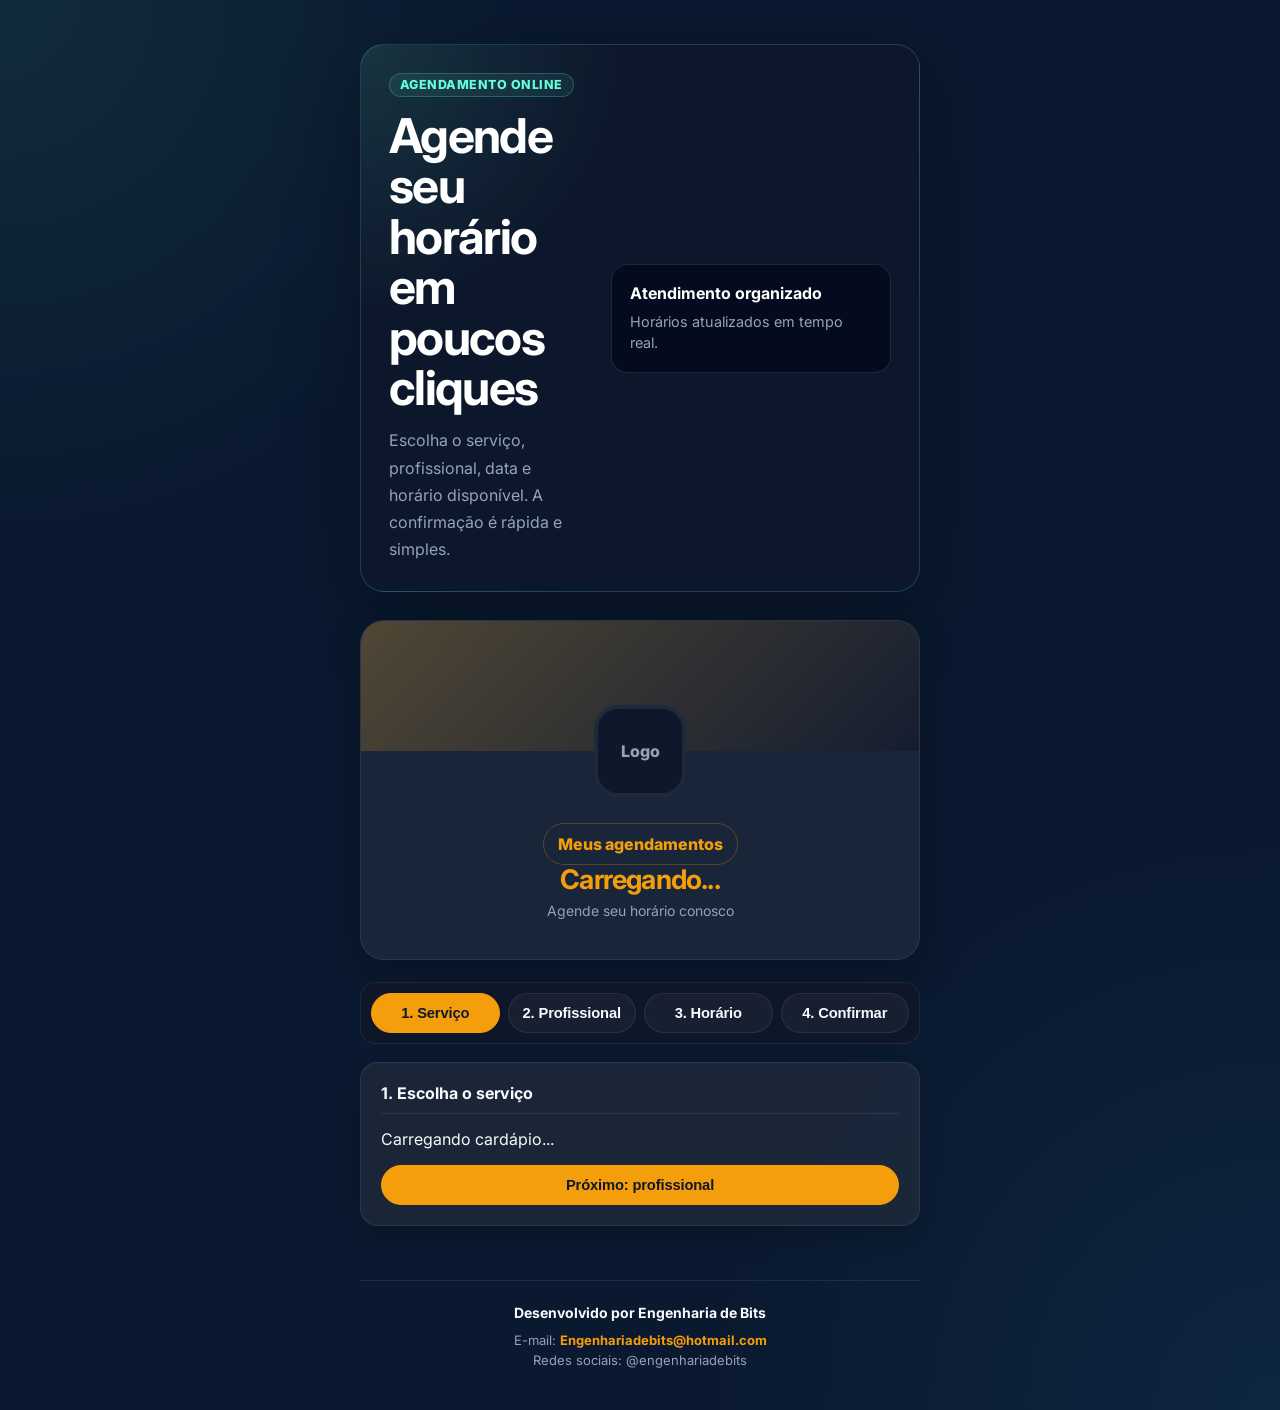
<file: frontend/agendamento.html>
<!DOCTYPE html>
<html lang="pt-BR">
<head>
    <meta charset="UTF-8">
    <meta name="viewport" content="width=device-width, initial-scale=1.0">
    <title>Agendamento Online</title>

    <link href="https://fonts.googleapis.com/css2?family=Inter:wght@400;500;600;700;800&display=swap" rel="stylesheet">

    <link rel="stylesheet" href="./css/agendamento.css?v=92">
    <link rel="stylesheet" href="./css/pwa.css?v=1">
    <link rel="stylesheet" href="./css/ui-clean.css?v=1">

    <link rel="manifest" href="./manifest.webmanifest?v=60">
        <meta name="theme-color" content="#0A192F">
        <meta name="mobile-web-app-capable" content="yes">
        <meta name="apple-mobile-web-app-capable" content="yes">
        <meta name="apple-mobile-web-app-title" content="BitsAgenda OS">

        <link
            rel="icon"
            type="image/png"
            sizes="192x192"
            href="./icons/bitsagenda-icon-192.png"
        >

        <link
            rel="apple-touch-icon"
            href="./icons/bitsagenda-icon-192.png"
        >

</head>

<body>
    <div class="container">

        <section class="hero-agendamento-publico">
            <div>
                <span class="badge-agendamento-publico">
                    Agendamento online
                </span>

                <h1 id="titulo-publico-empresa">
                    Agende seu horário em poucos cliques
                </h1>

                <p id="subtitulo-publico-empresa">
                    Escolha o serviço, profissional, data e horário disponível.
                    A confirmação é rápida e simples.
                </p>
            </div>

            <button
                type="button"
                class="btn-pwa-install"
                data-pwa-install
            >
                Instalar app
            </button>
            <div class="card-resumo-publico">
                <strong>Atendimento organizado</strong>
                <span>Horários atualizados em tempo real.</span>
            </div>
        </section>

        <section class="hero-marca">
            <div id="banner-loja" class="banner-loja"></div>

            <div class="conteudo-marca">
                <div id="logo-loja" class="logo-loja">
                    Logo
                </div>


                <a href="#"
                    id="link-meus-agendamentos"
                    class="link-meus-agendamentos"
                >Meus agendamentos
                </a>

                <div class="header-loja">
                    <h1 id="nome-loja">Carregando...</h1>
                    <p id="telefone-loja">Agende seu horário conosco</p>
                    <p id="endereco-loja"></p>
                </div>

                <div id="aviso-assinatura-inativa" class="aviso-assinatura-inativa" style="display: none;">
                    <strong>Agenda temporariamente indisponível</strong>

                    <p>
                        No momento, este estabelecimento não está recebendo novos agendamentos online.
                        Tente novamente mais tarde ou entre em contato diretamente com a empresa.
                    </p>
                </div>

                <div id="mensagem-publica" class="mensagem-publica"></div>

                <div id="links-marca" class="links-marca"></div>
            </div>
        </section>

        <button
            type="button"
            class="btn-menu-publico"
            onclick="alternarMenuPublico()"
        >
            ☰ Etapas do agendamento
        </button>

        <nav class="etapas-agendamento" id="etapas-agendamento">
            <button
                type="button"
                class="etapa-agendamento ativa"
                data-etapa="etapa-servico"
            >
                1. Serviço
            </button>

            <button
                type="button"
                class="etapa-agendamento"
                data-etapa="etapa-profissional"
            >
                2. Profissional
            </button>

            <button
                type="button"
                class="etapa-agendamento"
                data-etapa="etapa-horario"
            >
                3. Horário
            </button>

            <button
                type="button"
                class="etapa-agendamento"
                data-etapa="etapa-dados"
            >
                4. Confirmar
            </button>
        </nav>

        <div class="secao secao-agendamento ativa" id="etapa-servico">
            <h3>1. Escolha o serviço</h3>
            <div id="lista-servicos" class="grid-opcoes">
                Carregando cardápio...
            </div>
            <div class="acoes-etapa">
                <button
                    type="button"
                    class="btn-avancar-etapa"
                    onclick="mostrarEtapaPublica('etapa-profissional')"
                >
                    Próximo: profissional
                </button>
            </div>
        </div>

        <div class="secao secao-agendamento" id="etapa-profissional">
            <h3>2. Escolha o profissional</h3>
            <div id="lista-profissionais" class="grid-opcoes">
                Carregando equipe...
            </div>
            <div class="acoes-etapa">
                <button
                    type="button"
                    class="btn-voltar-etapa"
                    onclick="mostrarEtapaPublica('etapa-servico')"
                >
                    Voltar
                </button>

                <button
                    type="button"
                    class="btn-avancar-etapa"
                    onclick="mostrarEtapaPublica('etapa-horario')"
                >
                    Próximo: data e horário
                </button>
            </div>
        </div>

        <div class="secao secao-agendamento" id="etapa-horario">
            <h3>3. Data e horário</h3>
            <input type="date" id="input-data" class="input-form">
            <div id="msg-horarios" class="carregando">
                Buscando horários disponíveis...
            </div>
            <div id="lista-horarios" class="grid-horarios"></div>
            <div class="acoes-etapa">
                <button
                    type="button"
                    class="btn-voltar-etapa"
                    onclick="mostrarEtapaPublica('etapa-profissional')"
                >
                    Voltar
                </button>

                <button
                    type="button"
                    class="btn-avancar-etapa"
                    onclick="mostrarEtapaPublica('etapa-dados')"
                >
                    Próximo: confirmar
                </button>
            </div>
        </div>

        <div class="secao secao-agendamento" id="etapa-dados">
            <h3>4. Seus dados</h3>

            <div class="acoes-etapa">
                <button
                    type="button"
                    class="btn-voltar-etapa"
                    onclick="mostrarEtapaPublica('etapa-horario')"
                >
                    Voltar para horários
                </button>
            </div>

            <input type="text" id="cliente-nome" class="input-form" placeholder="Seu nome completo">
            <input type="tel" id="cliente-telefone" class="input-form" placeholder="Seu WhatsApp">

            <label id="box-lembrete-whatsapp" class="checkbox-consentimento">
                <input type="checkbox" id="aceita-lembrete-whatsapp" checked>
                <span>Quero receber lembrete deste agendamento pelo WhatsApp.</span>
            </label>

            <label id="box-promocoes-whatsapp" class="checkbox-consentimento">
                <input type="checkbox" id="aceita-promocoes-whatsapp">
                <span>Quero receber promoções e novidades pelo WhatsApp.</span>
            </label>

            <button id="btn-agendar" class="btn-finalizar" type="button" disabled>
                Confirmar Agendamento
            </button>

            <p id="mensagem-status" class="mensagem-status" aria-live="polite"></p>
        </div>
    </div>

    <footer class="rodape-creditos">
        <strong>Desenvolvido por Engenharia de Bits</strong>

        <span>
            E-mail:
            <a href="mailto:Engenhariadebits@hotmail.com">
                Engenhariadebits@hotmail.com
            </a>
        </span>

        <span>
            Redes sociais: @engenhariadebits
        </span>
    </footer>

    <script src="./js/config.js?v=95"></script>
    <script src="./js/api.js?v=95"></script>
    <script src="./js/agendamento.js?v=142"></script>
    <script src="./js/pwa.js?v=1"></script>
    <script src="./js/diagnostico.js?v=1"></script>
</body>
</html>
</file>
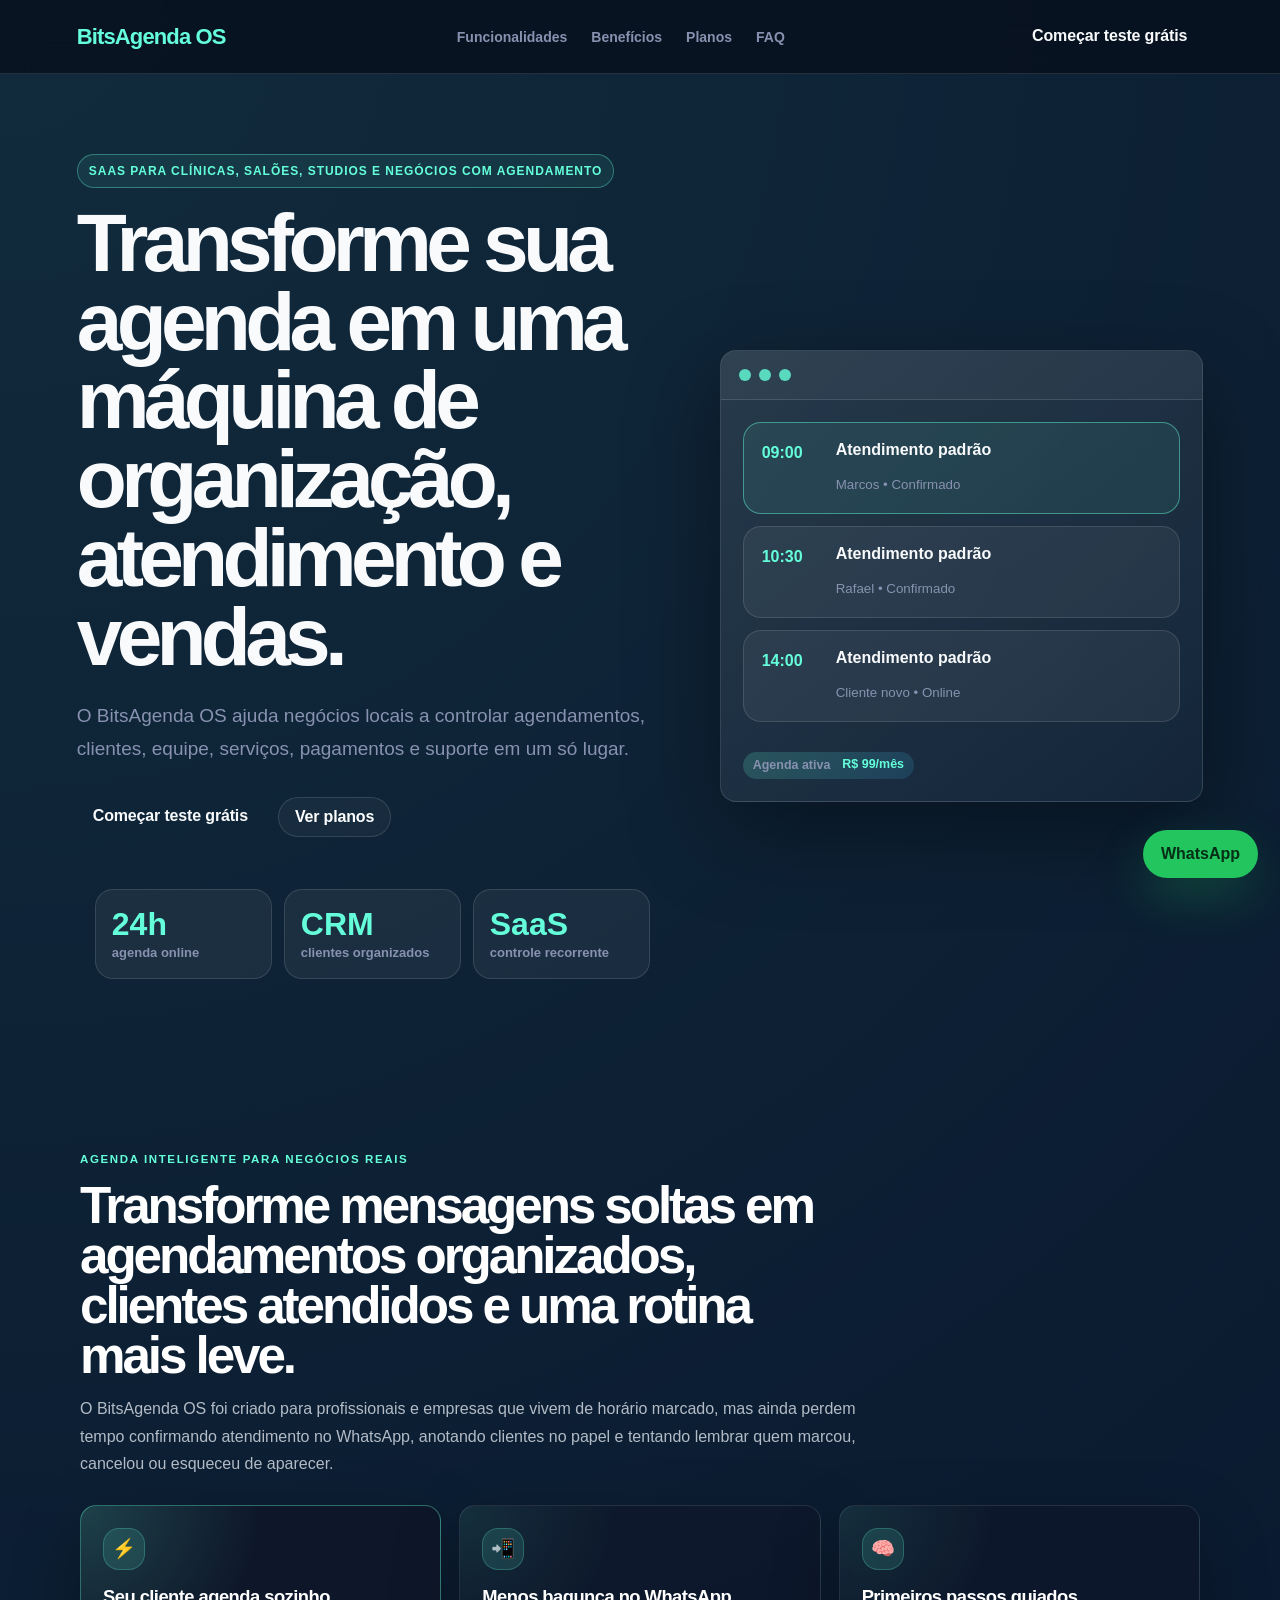
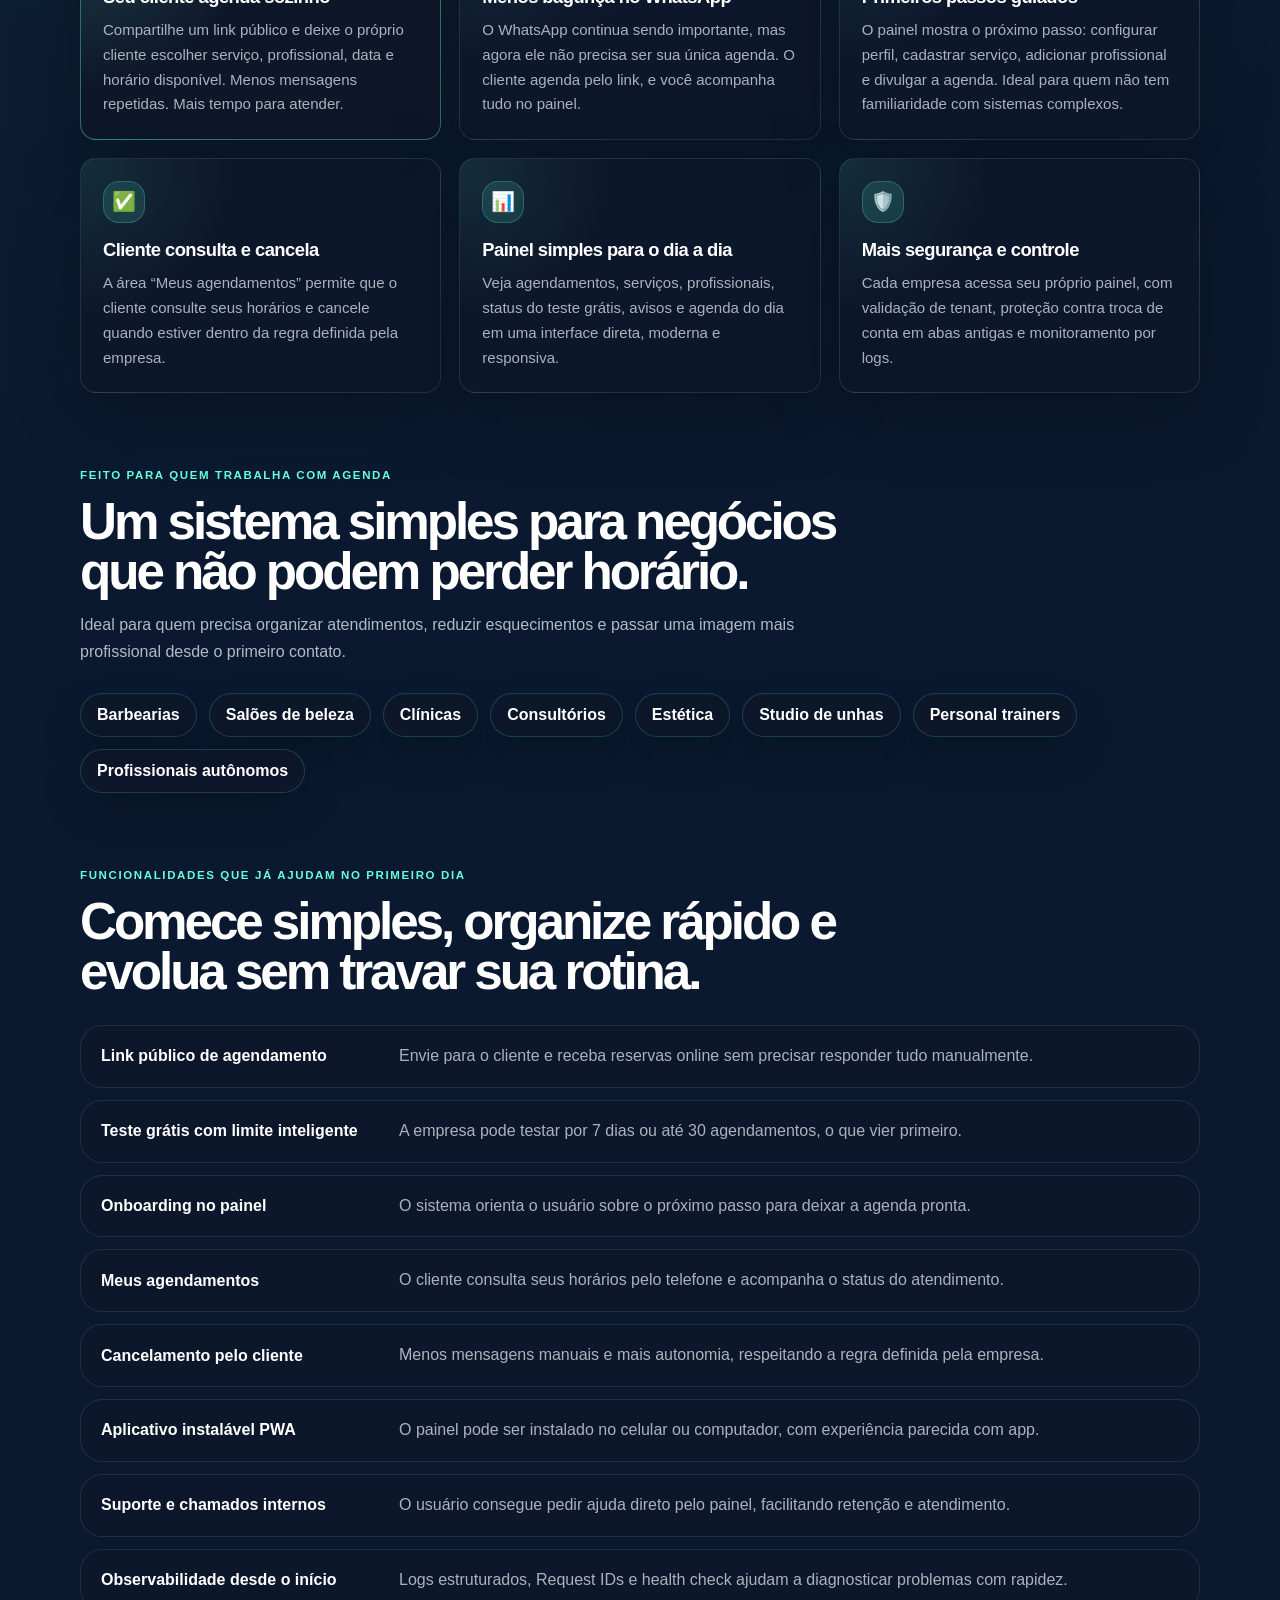
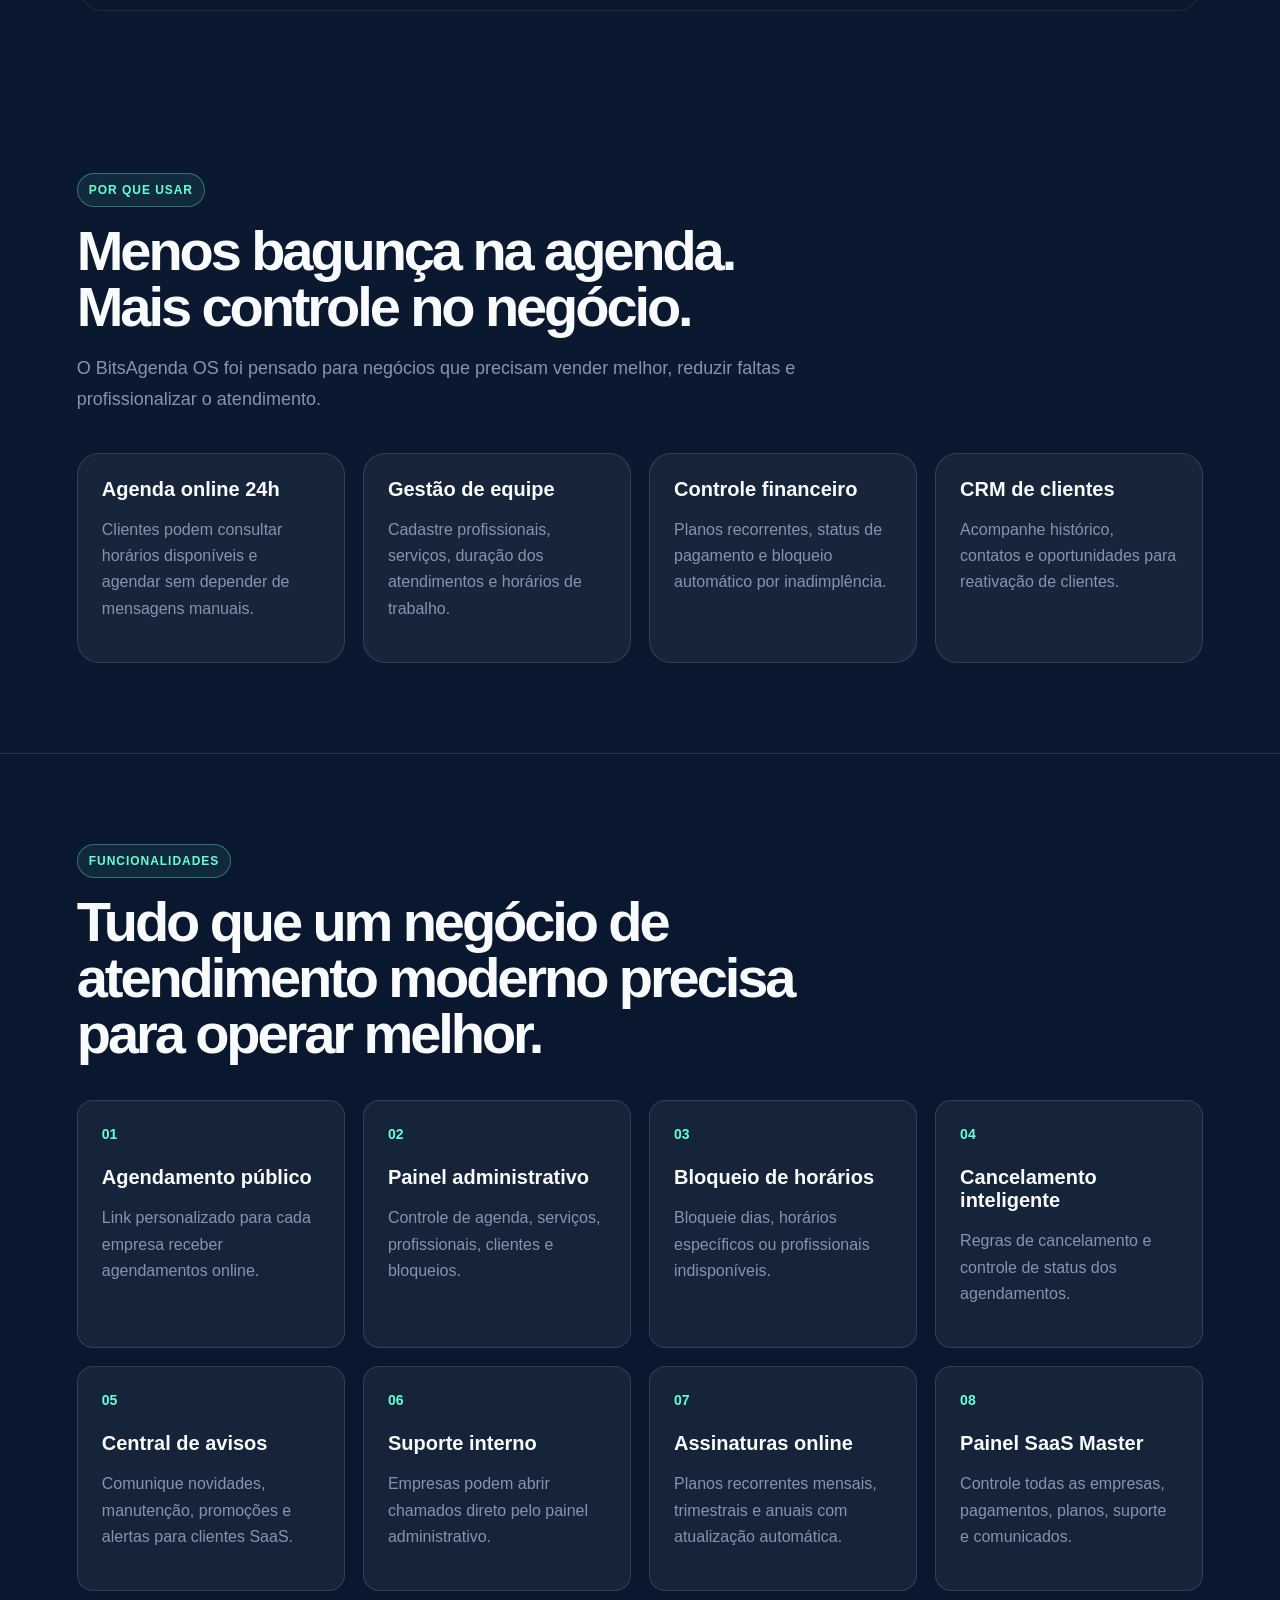
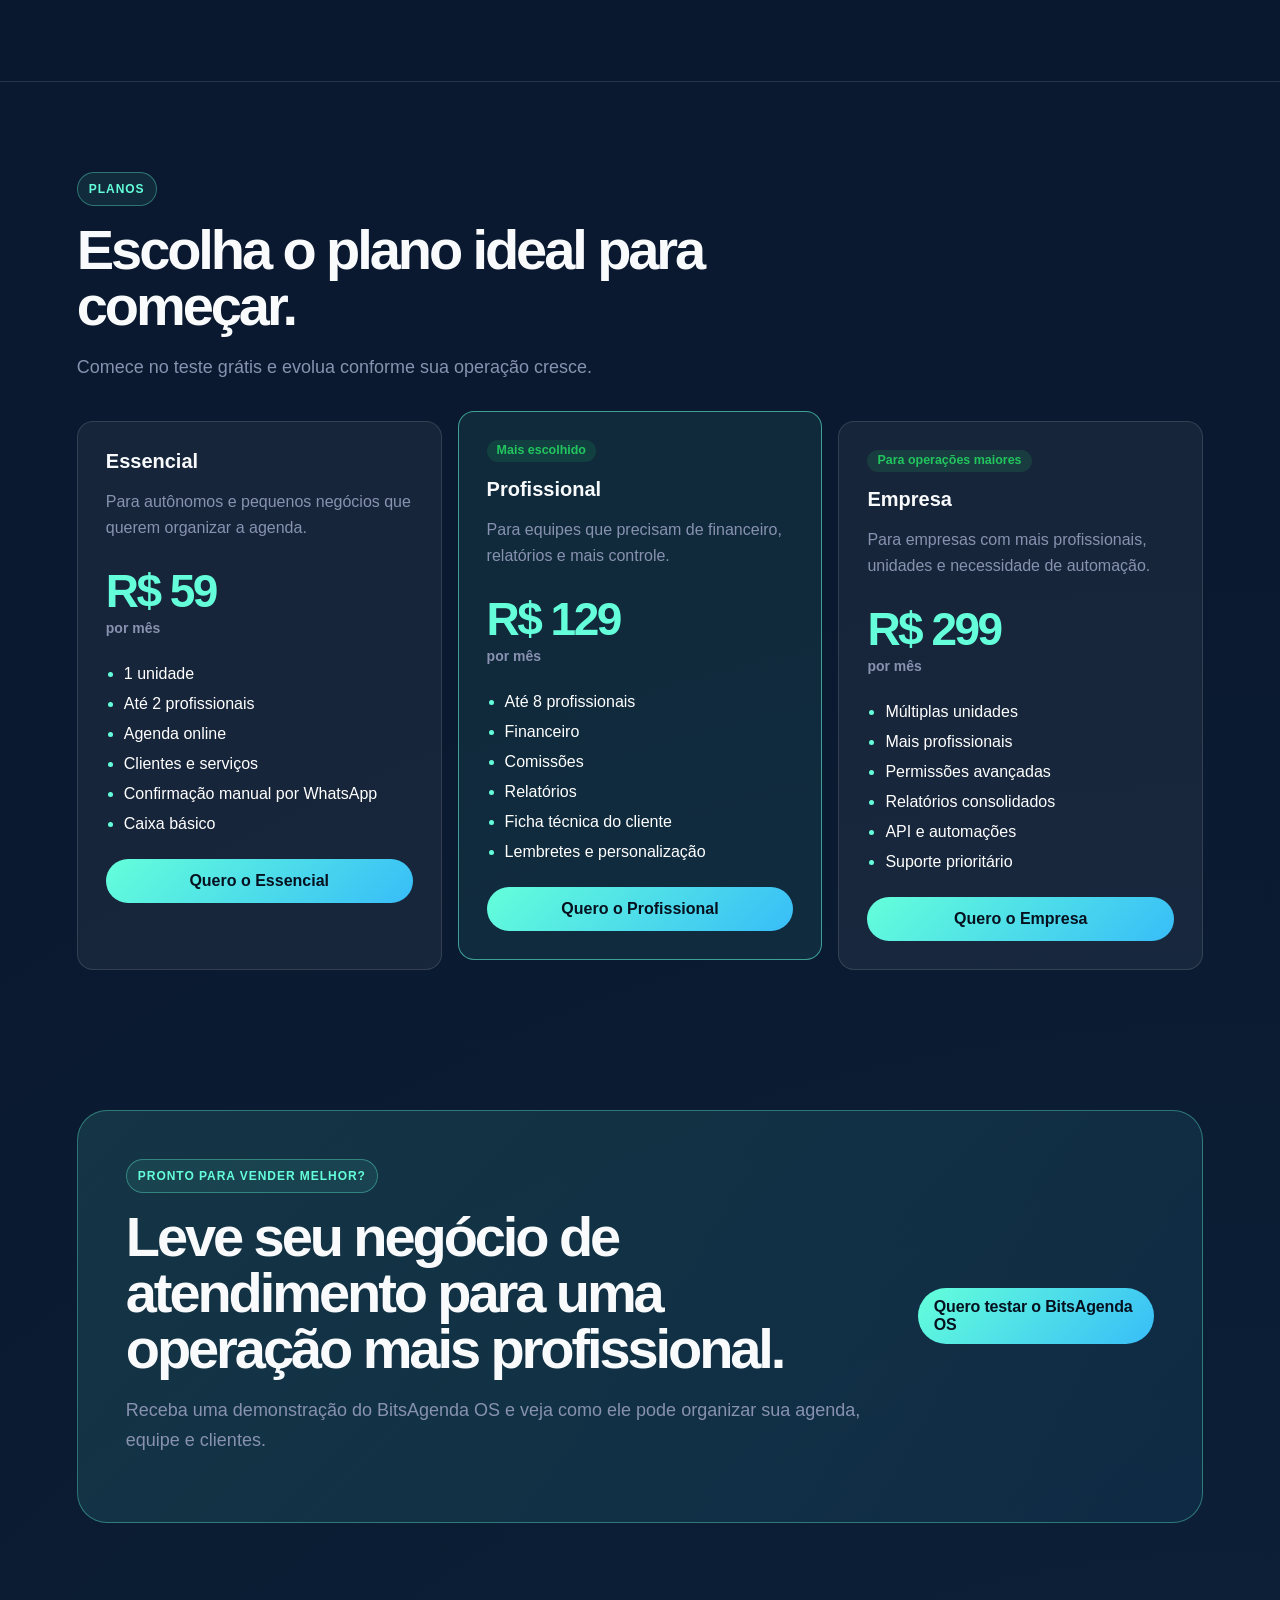
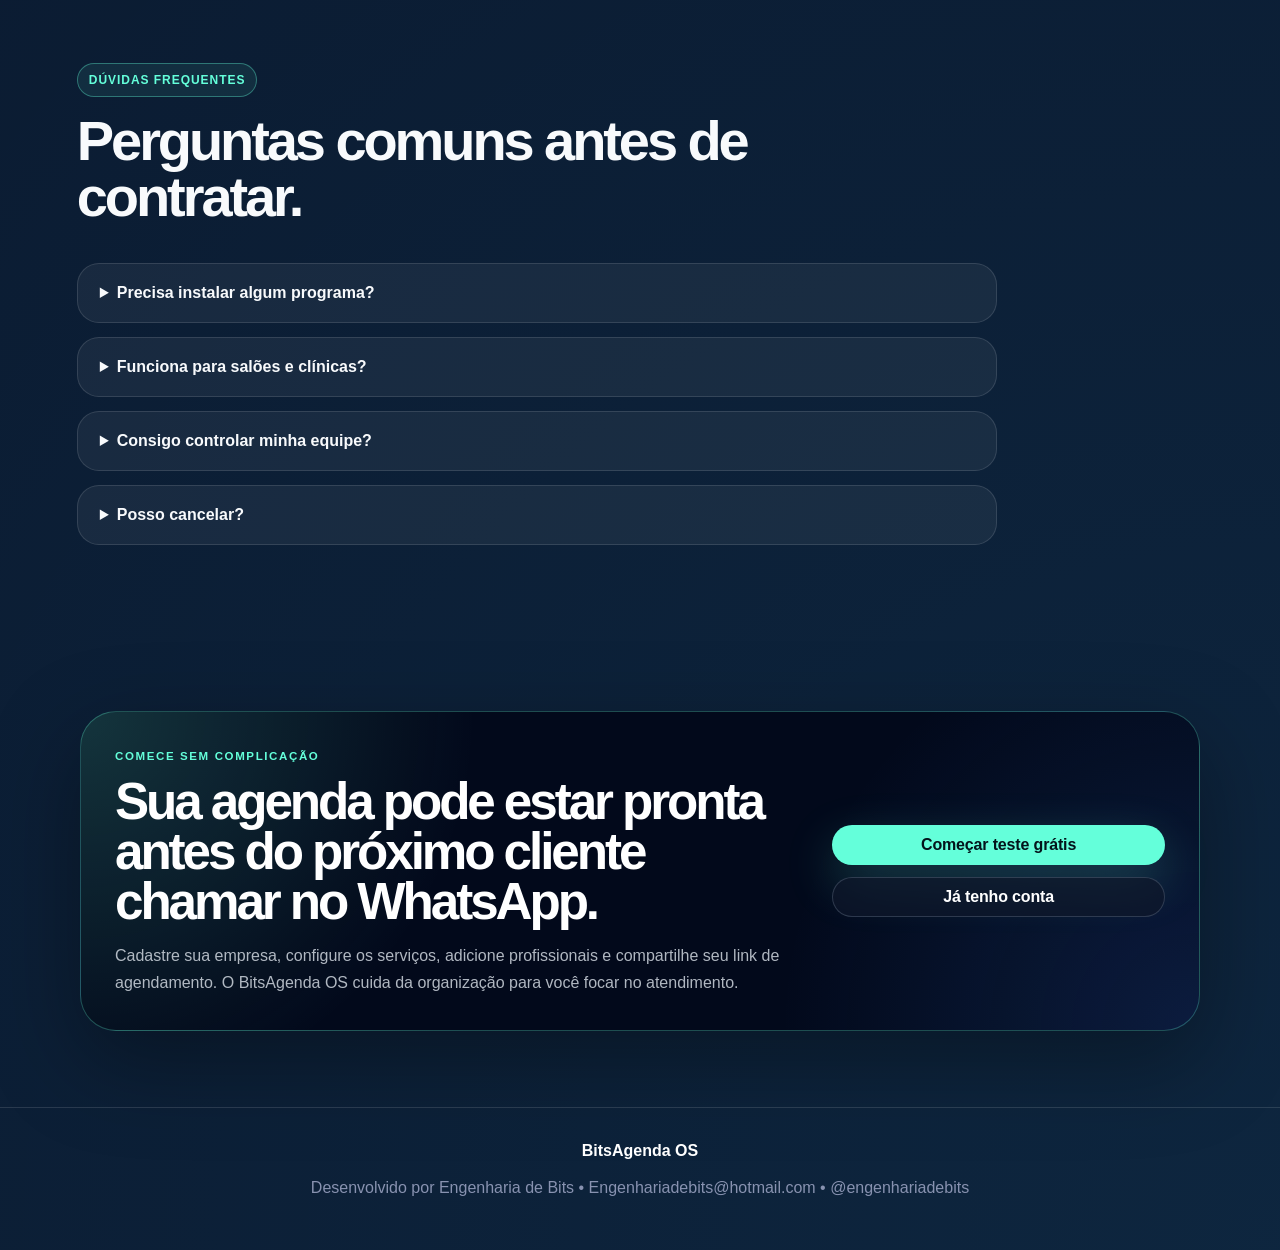
<file: frontend/app.html>
<!DOCTYPE html>
<html lang="pt-BR">
<head>
    <meta charset="UTF-8">
    <meta name="viewport" content="width=device-width, initial-scale=1.0">
    <title>BitsAgenda OS</title>
    <meta name="theme-color" content="#0A192F">

    <style>
        :root {
            color-scheme: dark;
            --fundo: #0A192F;
            --destaque: #64FFDA;
            --texto: #FFFFFF;
            --texto-secundario: #8892B0;
        }

        * {
            box-sizing: border-box;
        }

        body {
            margin: 0;
            min-height: 100vh;
            display: grid;
            place-items: center;
            padding: 24px;
            background:
                radial-gradient(circle at top left, rgba(100, 255, 218, 0.16), transparent 36%),
                linear-gradient(145deg, #0A192F, #111827);
            color: var(--texto);
            font-family: Inter, system-ui, -apple-system, BlinkMacSystemFont, "Segoe UI", sans-serif;
        }

        main {
            width: min(420px, 100%);
            padding: 28px;
            border-radius: 24px;
            border: 1px solid rgba(100, 255, 218, 0.22);
            background: rgba(15, 23, 42, 0.74);
            box-shadow: 0 24px 60px rgba(0, 0, 0, 0.34);
            text-align: center;
        }

        span {
            display: inline-block;
            color: var(--destaque);
            font-size: 12px;
            text-transform: uppercase;
            letter-spacing: 1.2px;
            font-weight: 900;
            margin-bottom: 10px;
        }

        h1 {
            margin: 0 0 10px;
            font-size: 24px;
        }

        p {
            margin: 0;
            color: var(--texto-secundario);
            line-height: 1.5;
        }
    </style>
</head>
<body>
    <main>
        <span>BitsAgenda OS</span>
        <h1>Abrindo seu painel...</h1>
        <p>Estamos preparando a melhor tela para continuar seu atendimento.</p>
    </main>

    <script>
        (function iniciarAppPwa() {
            const parametros = new URLSearchParams(window.location.search);
            const tenantUrl = parametros.get("tenant");

            const possiveisChavesTenant = [
                "tenant_slug",
                "tenantSlug",
                "tenant",
                "tenant_id",
                "bitsagenda_tenant",
                "bitsagenda_tenant_slug",
                "bitsagenda_tenant_id",
                "tenantSlugLogado"
            ];

            function obterTenantSalvo() {
                if (tenantUrl) {
                    return tenantUrl;
                }

                for (const chave of possiveisChavesTenant) {
                    const valor = localStorage.getItem(chave);

                    if (valor && valor !== "null" && valor !== "undefined") {
                        return valor;
                    }
                }

                for (let indice = 0; indice < localStorage.length; indice += 1) {
                    const chave = localStorage.key(indice);
                    const valor = localStorage.getItem(chave) || "";

                    if (
                        chave
                        && chave.toLowerCase().includes("tenant")
                        && valor
                        && valor.length < 80
                    ) {
                        return valor;
                    }
                }

                return "";
            }

            const tenant = obterTenantSalvo();

            if (tenant) {
                window.location.replace(`./admin.html?tenant=${encodeURIComponent(tenant)}`);
                return;
            }

            window.location.replace("./index.html");
        })();
    </script>
</body>
</html>
</file>
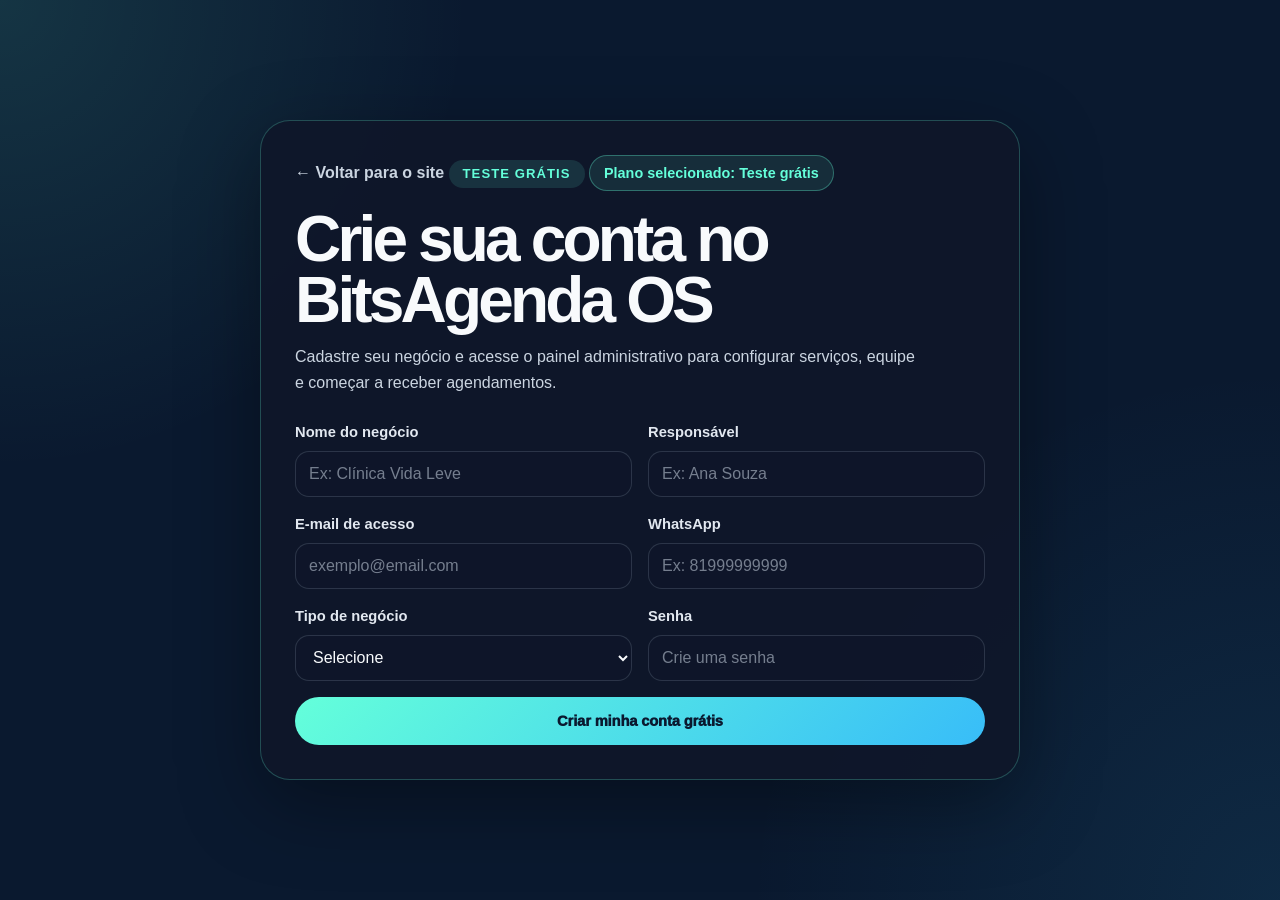
<file: frontend/cadastro.html>
<!doctype html>
<html lang="pt-BR">
  <head>
    <meta charset="UTF-8" />
    <meta name="viewport" content="width=device-width, initial-scale=1.0" />

    <title>Criar conta grátis | BitsAgenda OS</title>

    <meta
      name="description"
      content="Crie sua conta grátis no BitsAgenda OS e comece a organizar agendamentos, clientes e atendimentos."
    />

    <link rel="manifest" href="./manifest.webmanifest?v=60" />
    <link rel="stylesheet" href="./css/landing.css?v=1" />
    <link rel="stylesheet" href="./css/ui-clean.css?v=1" />
    <link rel="stylesheet" href="./css/pwa.css?v=1" />

    <meta name="theme-color" content="#0A192F" />
    <meta name="apple-mobile-web-app-title" content="BitsAgenda" />

    <link rel="icon" href="./icons/bitsagenda-icon-192.png" />
    <link rel="apple-touch-icon" href="./icons/bitsagenda-icon-192.png" />
  </head>
  <body>
    <main class="cadastro-publico-page">
      <section class="cadastro-publico-card">
        <a class="cadastro-voltar" href="./index.html">
          ← Voltar para o site
        </a>

        <div class="offline-badge">Teste grátis</div>

        <div id="cadastro-plano-selecionado" class="cadastro-plano-selecionado">

            Plano selecionado: Teste grátis
        </div>

        <h1>Crie sua conta no BitsAgenda OS</h1>

        <p>
          Cadastre seu negócio e acesse o painel administrativo para configurar
          serviços, equipe e começar a receber agendamentos.
        </p>

        <form id="form-cadastro-publico" class="cadastro-publico-form">
          <label>
            Nome do negócio
            <input
              type="text"
              id="cadastro-nome"
              placeholder="Ex: Clínica Vida Leve"
              minlength="3"
              required
            />
          </label>

          <label>
            Responsável
            <input
              type="text"
              id="cadastro-responsavel"
              placeholder="Ex: Ana Souza"
              minlength="3"
              required
            />
          </label>

          <label>
            E-mail de acesso
            <input
              type="email"
              id="cadastro-email"
              placeholder="exemplo@email.com"
              required
            />
          </label>

          <label>
            WhatsApp
            <input
              type="tel"
              id="cadastro-telefone"
              placeholder="Ex: 81999999999"
              minlength="8"
              required
            />
          </label>

          <label>
            Tipo de negócio
            <select id="cadastro-tipo-negocio">
              <option value="">Selecione</option>
              <option value="Clínica">Clínica</option>
              <option value="Salão de beleza">Salão de beleza</option>
              <option value="Barbearia">Barbearia</option>
              <option value="Studio de estética">Studio de estética</option>
              <option value="Consultório">Consultório</option>
              <option value="Outro">Outro</option>
            </select>
          </label>

          <label>
            Senha
            <input
              type="password"
              id="cadastro-senha"
              placeholder="Crie uma senha"
              minlength="6"
              required
            />
          </label>

          <input type="hidden" id="cadastro-plano-codigo" value="teste" />

        <button type="submit" id="btn-cadastro-publico">
            Criar minha conta grátis
        </button>

          <p
            id="mensagem-cadastro-publico"
            class="cadastro-publico-mensagem"
          ></p>
        </form>
      </section>
    </main>

    <script src="./js/config.js?v=94"></script>
    <script src="./js/api.js?v=95"></script>
    <script src="./js/diagnostico.js?v=1"></script>
    <script src="./js/cadastro.js?v=3"></script>
    <script src="./js/pwa.js?v=1"></script>
  </body>
</html>
</file>
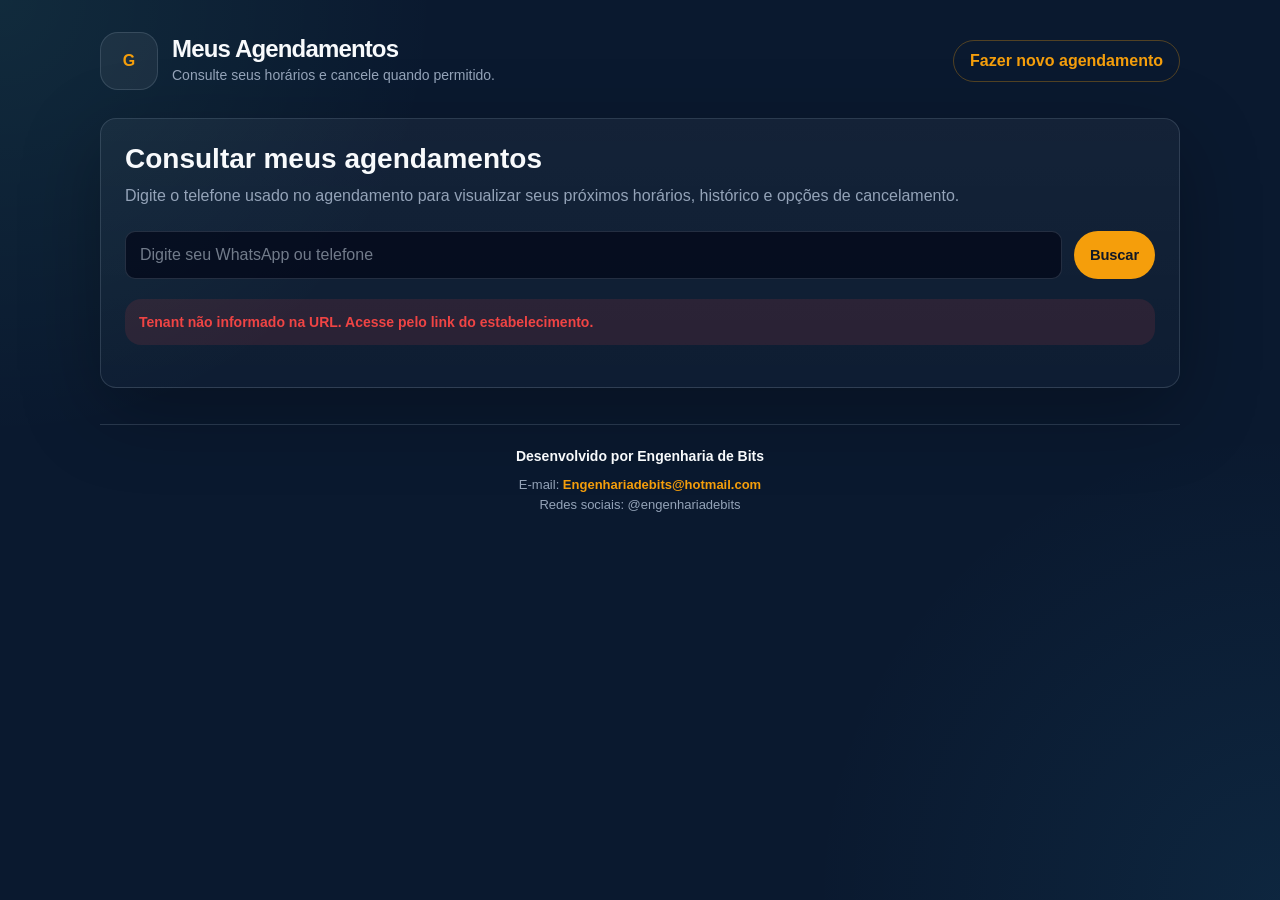
<file: frontend/meus-agendamentos.html>
<!doctype html>
<html lang="pt-BR">
  <head>
    <meta charset="UTF-8" />
    <meta name="viewport" content="width=device-width, initial-scale=1.0" />

    <title>Meus Agendamentos | BitsAgenda</title>
    <link rel="stylesheet" href="./css/meus-agendamentos.css?v=19" />
    <link rel="stylesheet" href="./css/pwa.css?v=1">
    <link rel="stylesheet" href="./css/ui-clean.css?v=1">

    <link rel="manifest" href="./manifest.webmanifest?v=60" />
    <meta name="theme-color" content="#0A192F" />
    <meta name="mobile-web-app-capable" content="yes" />
    <meta name="apple-mobile-web-app-capable" content="yes" />
    <meta name="apple-mobile-web-app-title" content="BitsAgenda OS" />

    <link
      rel="icon"
      type="image/png"
      sizes="192x192"
      href="./icons/bitsagenda-icon-192.png"
    />

    <link rel="apple-touch-icon" href="./icons/bitsagenda-icon-192.png" />
  </head>

  <body>
    <main class="pagina">
      <header class="topo-publico">
        <div class="marca">
          <div class="marca-logo" id="marca-logo">G</div>

          <div>
            <h1 id="nome-estabelecimento">Meus Agendamentos</h1>
            <p>Consulte seus horários e cancele quando permitido.</p>
          </div>
        </div>

        <a
          href="./agendamento.html"
          id="link-voltar-agendamento"
          class="link-voltar"
        >
          Fazer novo agendamento
        </a>
      </header>

      <section class="card">
        <h2>Consultar meus agendamentos</h2>

        <p>
          Digite o telefone usado no agendamento para visualizar seus próximos
          horários, histórico e opções de cancelamento.
        </p>

        <form class="form-busca" id="form-busca-agendamentos">
          <input
            type="tel"
            id="telefone-cliente"
            placeholder="Digite seu WhatsApp ou telefone"
            required
          />

          <button type="submit" id="btn-buscar">Buscar</button>
        </form>

        <div id="mensagem" class="mensagem"></div>

        <div id="resumo-agendamentos" class="resumo"></div>

        <div id="lista-agendamentos" class="lista-agendamentos"></div>
      </section>

      <footer class="rodape-creditos">
        <strong>Desenvolvido por Engenharia de Bits</strong>

        <span>
          E-mail:
          <a href="mailto:Engenhariadebits@hotmail.com">
            Engenhariadebits@hotmail.com
          </a>
        </span>

        <span> Redes sociais: @engenhariadebits </span>
      </footer>
    </main>

    <div id="modal-cancelamento" class="modal">
      <div class="modal-overlay" onclick="fecharModalCancelamento()"></div>

      <div class="modal-card">
        <h3>Cancelar agendamento</h3>

        <p id="texto-cancelamento">Informe o motivo do cancelamento.</p>

        <textarea
          id="motivo-cancelamento"
          placeholder="Ex: Não poderei comparecer no horário marcado."
        ></textarea>

        <div class="modal-acoes">
          <button
            type="button"
            class="btn-secundario"
            onclick="fecharModalCancelamento()"
          >
            Voltar
          </button>

          <button
            type="button"
            class="btn-perigo"
            onclick="confirmarCancelamentoCliente()"
          >
            Confirmar cancelamento
          </button>
        </div>
      </div>
    </div>

    <script src="./js/config.js?v=95"></script>
    <script src="./js/api.js?v=95"></script>
    <script src="./js/meus-agendamentos.js?v=95"></script>
    <script src="./js/pwa.js?v=1"></script>
    <script src="./js/diagnostico.js?v=1"></script>
  </body>
</html>
</file>
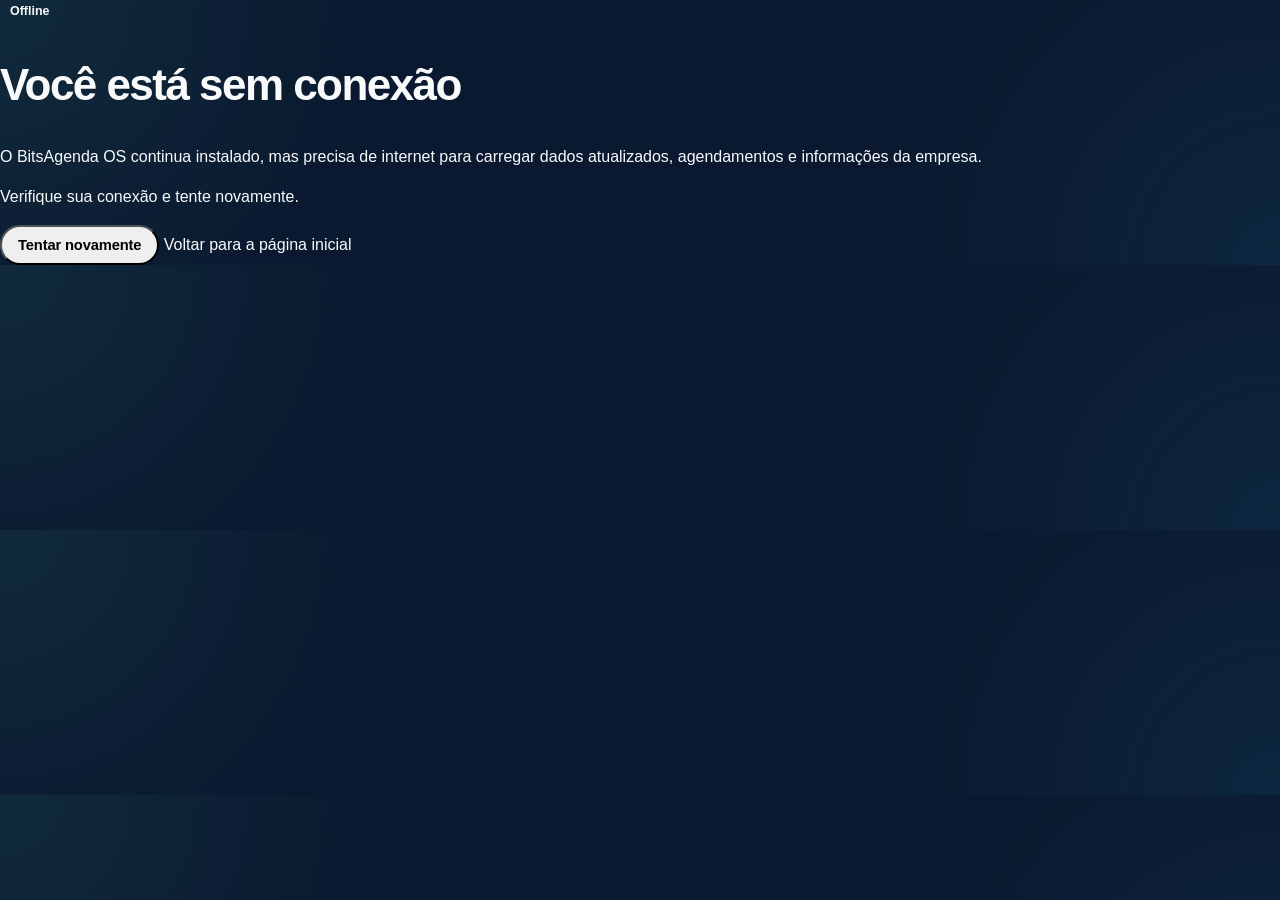
<file: frontend/offline.html>
<!doctype html>
<html lang="pt-BR">
  <head>
    <meta charset="UTF-8" />
    <meta name="viewport" content="width=device-width, initial-scale=1.0" />

    <title>Offline | BitsAgenda OS</title>

    <link rel="manifest" href="./manifest.webmanifest" />
    <link rel="stylesheet" href="./css/landing.css" />
    <link rel="stylesheet" href="./css/ui-clean.css?v=1" />

    <meta name="theme-color" content="#0A192F" />
    <meta name="apple-mobile-web-app-title" content="BitsAgenda" />
    <link rel="icon" href="./icons/bitsagenda-icon-192.png" />
    <link rel="apple-touch-icon" href="./icons/bitsagenda-icon-192.png" />
  </head>
  <body>
    <main class="offline-page">
      <section class="offline-card">
        <div class="offline-badge">Offline</div>

        <h1>Você está sem conexão</h1>

        <p>
          O BitsAgenda OS continua instalado, mas precisa de internet para
          carregar dados atualizados, agendamentos e informações da empresa.
        </p>

        <p>Verifique sua conexão e tente novamente.</p>

        <button type="button" onclick="window.location.reload()">
          Tentar novamente
        </button>

        <a href="./index.html"> Voltar para a página inicial </a>
      </section>
    </main>
  </body>
</html>
</file>
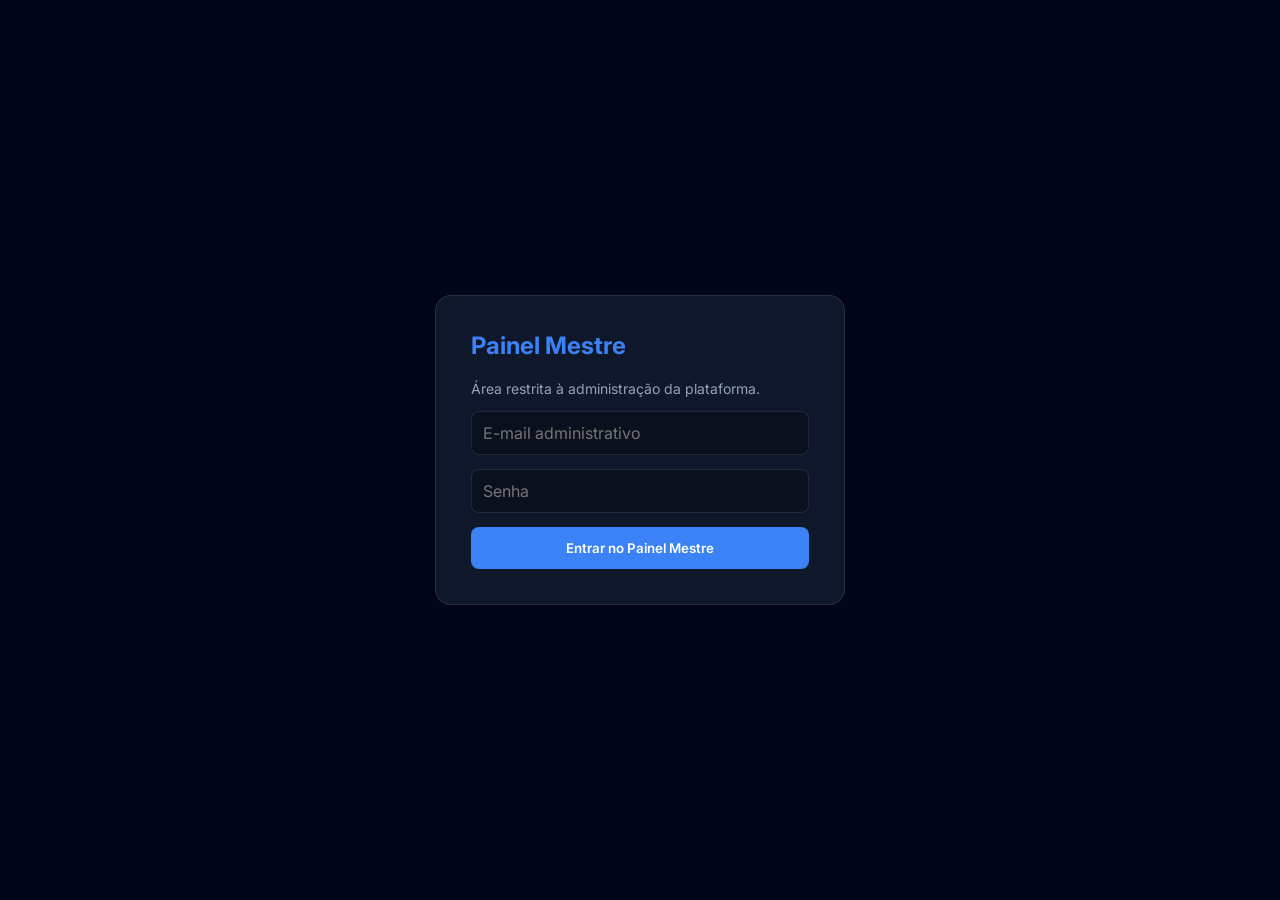
<file: frontend/saas.html>
<!DOCTYPE html>
<html lang="pt-BR">
<head>
    <meta charset="UTF-8">

    <meta
        name="viewport"
        content="width=device-width, initial-scale=1.0"
    >

    <title>Engenharia de Bits — SaaS Control</title>

    <link
        href="https://fonts.googleapis.com/css2?family=Inter:wght@400;600;700&display=swap"
        rel="stylesheet"
    >
   <link rel="stylesheet" href="./css/saas.css?v=97">
<link rel="stylesheet" href="./css/pwa.css?v=1">

<link rel="manifest" href="./manifest.webmanifest?v=60">
<meta name="theme-color" content="#0A192F">
<meta name="mobile-web-app-capable" content="yes">
<meta name="apple-mobile-web-app-capable" content="yes">
<meta name="apple-mobile-web-app-title" content="BitsAgenda OS">

<link
rel="icon"
type="image/png"
sizes="192x192"
href="./icons/bitsagenda-icon-192.png"
>

<link
rel="apple-touch-icon"
href="./icons/bitsagenda-icon-192.png"
>

</head>

<body>
    <button
        type="button"
        class="btn-pwa-install"
        data-pwa-install
    >
        Instalar app
    </button>
    <section id="tela-login-saas">
        <div class="login-box">
            <h2>Painel Mestre</h2>

            <p>
                Área restrita à administração da plataforma.
            </p>

            <form id="form-login-saas">
                <input
                    id="login-saas-email"
                    type="email"
                    placeholder="E-mail administrativo"
                    required
                >

                <input
                    id="login-saas-senha"
                    type="password"
                    placeholder="Senha"
                    required
                >

                <button
                    id="btn-login-saas"
                    class="btn-login"
                    type="submit"
                >
                    Entrar no Painel Mestre
                </button>
            </form>

            <p id="msg-erro-login-saas"></p>
        </div>
    </section>

    <main
        id="painel-saas"
        class="container"
        style="display: none;"
    >


    <div
    id="toast-saas"
    class="toast-saas"
    style="display: none;"
    >
    <span id="toast-saas-texto">
        Mensagem do sistema
    </span>
</div>

<header class="header">
    <div>
        <h1>Engenharia de Bits</h1>
        <span>Painel Mestre do SaaS</span>
    </div>

    <div class="header-acoes-saas">
        <button
        type="button"
        class="btn-secundario-saas"
        onclick="atualizarPainelSaas()"
        >
        Atualizar
    </button>

    <button
    id="btn-sair-saas"
    class="btn-sair"
    type="button"
    >
    Sair
</button>
</div>
</header>

<button
type="button"
class="btn-menu-saas"
onclick="alternarMenuSaas()"
>
☰ Menu do SaaS
</button>

<nav class="saas-tabs" id="saas-tabs">
    <button
    type="button"
    class="saas-tab ativa"
    data-secao="secao-saas-dashboard"
    >
    Visão geral
</button>

<button
type="button"
class="saas-tab"
data-secao="secao-saas-empresas"
>
Empresas
</button>

<button
type="button"
class="saas-tab"
data-secao="secao-saas-criar"
>
                Criar empresa
            </button>

            <button
                type="button"
                class="saas-tab"
                data-secao="secao-saas-assinaturas"
            >
                Assinaturas
            </button>

            <button
                type="button"
                class="saas-tab"
                data-secao="secao-saas-avisos"
            >
                Avisos
            </button>

            <button
                type="button"
                class="saas-tab"
                data-secao="secao-saas-suporte"
            >
                Suporte
            </button>

        </nav>

        <div id="banner-comercial-saas" class="banner-comercial-saas">
            <div>
                <span>Comercial</span>

                <h3>
                    Página comercial do BitsAgenda OS está pronta para apresentação.
                </h3>

                <p>
                    Use a landing page para demonstrar funcionalidades, planos e diferenciais
                    para potenciais clientes.
                </p>
            </div>

            <div class="banner-comercial-saas-acoes">
                <a
                    href="./index.html"
                    target="_blank"
                    rel="noopener noreferrer"
                >
                    Abrir landing page
                </a>

                <a
                    href="./index.html#planos"
                    target="_blank"
                    rel="noopener noreferrer"
                >
                    Ver planos
                </a>

                <button
                    type="button"
                    onclick="dispensarBannerComercialSaas()"
                >
                    Dispensar
                </button>
            </div>
        </div>

        <section
            class="secao-saas ativa"
            id="secao-saas-dashboard"
        >
            <div class="dashboard-saas">
                <div class="card-metrica-saas">
                    <span>Total de empresas</span>
                    <strong id="visor-saas-total">0</strong>
                    <small>Empresas cadastradas na plataforma.</small>
                </div>

                <div class="card-metrica-saas">
                    <span>Empresas ativas</span>
                    <strong id="visor-saas-ativas">0</strong>
                    <small>Clientes com acesso liberado.</small>
                </div>

                <div class="card-metrica-saas">
                    <span>Empresas bloqueadas</span>
                    <strong id="visor-saas-bloqueadas">0</strong>
                    <small>Clientes com acesso suspenso.</small>
                </div>

                <div class="card-metrica-saas">
                    <span>MRR previsto</span>
                    <strong id="visor-saas-mrr">R$ 0,00</strong>
                    <small>Baseado em R$ 99 por empresa ativa.</small>
                </div>

                <div class="acoes-relatorios-saas">
                    <button
                        type="button"
                        onclick="exportarEmpresasSaasCsv()"
                    >
                        Exportar empresas CSV
                    </button>

                    <button
                        type="button"
                        onclick="exportarMetricasSaasCsv()"
                    >
                        Exportar métricas CSV
                    </button>

                    <button
                        type="button"
                        onclick="exportarRankingSaasCsv()"
                    >
                        Exportar ranking CSV
                    </button>

                    <button
                        type="button"
                        onclick="exportarAlertasSaasCsv()"
                    >
                        Exportar alertas CSV
                    </button>
                </div>

                <div
                    id="metricas-dashboard-saas"
                    class="metricas-dashboard-saas"
                >
                    <article class="metrica-saas-card">
                        <span>Total de empresas</span>
                        <strong id="metrica-total-empresas">--</strong>
                    </article>

                    <article class="metrica-saas-card">
                        <span>Empresas ativas</span>
                        <strong id="metrica-total-ativas">--</strong>
                    </article>

                    <article class="metrica-saas-card">
                        <span>Desativadas</span>
                        <strong id="metrica-total-desativadas">--</strong>
                    </article>

                    <article class="metrica-saas-card destaque">
                        <span>Receita mensal estimada</span>
                        <strong id="metrica-receita-mensal">--</strong>
                    </article>

                    <article class="metrica-saas-card">
                        <span>Pagamentos em dia</span>
                        <strong id="metrica-total-em-dia">--</strong>
                    </article>

                    <article class="metrica-saas-card">
                        <span>Pendentes</span>
                        <strong id="metrica-total-pendentes">--</strong>
                    </article>

                    <article class="metrica-saas-card">
                        <span>Total de agendamentos</span>
                        <strong id="metrica-total-agendamentos">--</strong>
                    </article>

                    <article class="metrica-saas-card">
                        <span>Plano mais usado</span>
                        <strong id="metrica-plano-mais-usado">--</strong>
                    </article>
                </div>

                <div class="painel-tabela-saas">
                    <div class="painel-tabela-topo-saas">
                        <h3>Resumo por empresa</h3>
                        <p>Visão operacional das empresas cadastradas na plataforma.</p>
                    </div>

                    <div
                        id="tabela-resumo-empresas-dashboard-saas"
                        class="tabela-resumo-empresas-dashboard-saas"
                    >
                        <p class="texto-vazio-saas">
                            Carregando métricas...
                        </p>
                    </div>
                </div>

                <div class="grid-operacional-saas">
                    <section class="painel-operacional-saas">
                        <div class="painel-tabela-topo-saas">
                            <h3>Atenção necessária</h3>
                            <p>Empresas com pendências, bloqueios ou ausência de plano.</p>
                        </div>

                        <div
                            id="alertas-operacionais-saas"
                            class="lista-alertas-operacionais-saas"
                        >
                            <p class="texto-vazio-saas">
                                Carregando alertas...
                            </p>
                        </div>
                    </section>

                    <section class="painel-operacional-saas">
                        <div class="painel-tabela-topo-saas">
                            <h3>Ranking por agendamentos</h3>
                            <p>Empresas com maior volume operacional.</p>
                        </div>

                        <div
                            id="ranking-agendamentos-saas"
                            class="ranking-agendamentos-saas"
                        >
                            <p class="texto-vazio-saas">
                                Carregando ranking...
                            </p>
                        </div>
                    </section>
                </div>

            </div>
        </section>

        <section id="secao-saas-assinaturas" class="secao-saas">
            <div class="secao-topo">
                <div>
                    <h2>Planos e Assinaturas</h2>
                    <p>
                        Gerencie planos mensais, trimestrais e anuais das empresas.
                    </p>
                </div>

                <button
                    type="button"
                    class="btn-secundario-saas"
                    onclick="carregarAssinaturasSaas()"
                >
                    Atualizar
                </button>
            </div>

            <div class="planos-saas-grid" id="planos-saas-grid">
                Carregando planos...
            </div>

            <div class="card-saas" style="margin-top: 18px;">
                <div class="lista-topo-saas">
                    <div>
                        <h3>Empresas e assinatura</h3>
                        <p>
                            Selecione uma empresa e envie para pagamento seguro.
                        </p>
                    </div>
                </div>

                <div class="filtros-empresas-saas">
                    <div class="campo-filtro-saas campo-busca-saas">
                        <label for="filtro-busca-empresa-saas">
                            Buscar empresa
                        </label>

                        <input
                            id="filtro-busca-empresa-saas"
                            type="search"
                            placeholder="Nome, slug ou e-mail..."
                        >
                    </div>

                    <div class="campo-filtro-saas">
                        <label for="filtro-status-empresa-saas">
                            Status
                        </label>

                        <select id="filtro-status-empresa-saas">
                            <option value="">Todos</option>
                            <option value="ativa">Ativas</option>
                            <option value="desativada">Desativadas</option>
                            <option value="em_dia">Pagamento em dia</option>
                            <option value="pendente">Pendentes</option>
                            <option value="cancelado">Canceladas</option>
                            <option value="trial">Trial</option>
                        </select>
                    </div>

                    <div class="campo-filtro-saas">
                        <label for="filtro-plano-empresa-saas">
                            Plano
                        </label>

                        <select id="filtro-plano-empresa-saas">
                            <option value="">Todos</option>
                            <option value="mensal">Mensal</option>
                            <option value="trimestral">Trimestral</option>
                            <option value="anual">Anual</option>
                            <option value="sem_plano">Sem plano</option>
                        </select>
                    </div>

                    <div class="acoes-filtro-saas">
                        <button
                            type="button"
                            onclick="limparFiltrosEmpresasSaas()"
                        >
                            Limpar filtros
                        </button>
                    </div>
                </div>

                <div id="lista-assinaturas-empresas-saas" class="lista-assinaturas-empresas-saas">
                    Carregando empresas...
                </div>
            </div>
        </section>

        <section
            class="secao-saas"
            id="secao-saas-criar"
        >

        <form
            id="form-nova-barbearia"
            class="form-nova-barbearia"
        >
            <div class="form-group">
                <label for="novo-nome">
                    Nome comercial
                </label>

                <input
                    id="novo-nome"
                    type="text"
                    placeholder="Ex: Clínica Vida Leve, Studio Bella ou Espaço Alfa"
                    required
                >
            </div>

            <div class="form-group">
                <label for="novo-slug">
                    Slug do link público
                </label>

                <input
                    id="novo-slug"
                    type="text"
                    placeholder="Ex: Nome do estabelecimento"
                    required
                >
            </div>

            <div class="form-group">
                <label for="novo-email">
                    E-mail de acesso
                </label>

                <input
                    id="novo-email"
                    type="email"
                    placeholder="cliente@empresa.com"
                    required
                >
            </div>

            <div class="form-group">
                <label for="nova-senha">
                    Senha inicial
                </label>

                <input
                    id="nova-senha"
                    type="password"
                    placeholder="Mínimo de 8 caracteres"
                    minlength="8"
                    required
                >
            </div>

            <button
                class="btn-criar"
                type="submit"
            >
                Ativar cliente
            </button>
        </form>

    </section>

    <section
        class="secao-saas"
        id="secao-saas-empresas"
    >

        <div class="table-wrapper">
            <table class="tabela-clientes">
                <thead>
                    <tr>
                        <th>ID</th>
                        <th>Empresa</th>
                        <th>Plano</th>
                        <th>Mensalidade</th>
                        <th>Vencimento</th>
                        <th>Status financeiro</th>
                        <th>Acesso</th>
                        <th>Ações</th>
                    </tr>
                </thead>

                <tbody id="lista-clientes"></tbody>
            </table>
        </div>
    </section>

    <section id="secao-saas-suporte" class="secao-saas">
        <div class="secao-topo">
            <div>
                <h2>Chamados de Suporte</h2>
                <p>
                    Acompanhe pedidos de erro, bug, sugestão e elogio enviados pelas empresas.
                </p>
            </div>

            <button
                type="button"
                class="btn-secundario-saas"
                onclick="carregarChamadosSaas()"
            >
                Atualizar
            </button>
        </div>

        <div id="lista-chamados-saas" class="lista-chamados-saas">
            Carregando chamados...
        </div>
    </section>


    <div id="modal-financeiro-saas" class="modal-saas" style="display: none;">
        <div class="modal-saas-overlay" onclick="fecharModalFinanceiroSaas()"></div>

        <div class="modal-saas-card">
            <div class="modal-saas-header">
                <div>
                    <h2>Editar financeiro</h2>
                    <p id="modal-financeiro-empresa">
                        Atualize plano, mensalidade e vencimento.
                    </p>
                </div>

                <button
                    type="button"
                    class="btn-fechar-modal-saas"
                    onclick="fecharModalFinanceiroSaas()"
                >
                    ×
                </button>
            </div>

            <form id="form-financeiro-saas" class="form-financeiro-saas">
                <input type="hidden" id="financeiro-empresa-id">

                <div class="form-group">
                    <label for="financeiro-plano-nome">Plano</label>
                    <input
                        id="financeiro-plano-nome"
                        type="text"
                        placeholder="Ex: Profissional"
                        required
                    >
                </div>

                <div class="form-group">
                    <label for="financeiro-valor-mensal">Valor mensal</label>
                    <input
                        id="financeiro-valor-mensal"
                        type="number"
                        min="0"
                        step="0.01"
                        placeholder="99.00"
                        required
                    >
                </div>

                <div class="form-group">
                    <label for="financeiro-vencimento">Vencimento</label>
                    <input
                        id="financeiro-vencimento"
                        type="date"
                    >
                </div>

                <div class="form-group">
                    <label for="financeiro-status">Status</label>
                    <select id="financeiro-status" required>
                        <option value="em_dia">Em dia</option>
                        <option value="pendente">Pendente</option>
                        <option value="vencido">Vencido</option>
                        <option value="cancelado">Cancelado</option>
                        <option value="teste">Teste</option>
                    </select>
                </div>

                <div class="form-group">
                    <label for="financeiro-dias-tolerancia">Dias de tolerância</label>
                    <input
                        id="financeiro-dias-tolerancia"
                        type="number"
                        min="0"
                        step="1"
                        placeholder="3"
                        required
                    >
                </div>

                <div class="modal-saas-acoes">
                    <button
                        type="button"
                        class="btn-sair"
                        onclick="fecharModalFinanceiroSaas()"
                    >
                        Cancelar
                    </button>

                    <button
                        type="submit"
                        class="btn-criar"
                        id="btn-salvar-financeiro-saas"
                        >
                        Salvar financeiro
                    </button>
                </div>
            </form>
        </div>
    </div>

    <div id="modal-configuracao-empresa" class="modal-saas" style="display: none;">
        <div class="modal-saas-overlay" onclick="fecharModalConfiguracaoEmpresa()"></div>

        <div class="modal-saas-card modal-saas-card-grande">
            <div class="modal-saas-header">
                <div>
                    <h2>Configurar empresa</h2>
                    <p id="modal-configuracao-empresa-subtitulo">
                        Edite dados de acesso, tenant e diagnóstico da empresa.
                    </p>
                </div>

                <button
                    type="button"
                    class="btn-fechar-modal-saas"
                    onclick="fecharModalConfiguracaoEmpresa()"
                >
                    ×
                </button>
            </div>

            <form
                id="form-configuracao-empresa"
                class="form-financeiro-saas"
                onsubmit="salvarConfiguracaoEmpresa(event)"
            >
                <input type="hidden" id="config-empresa-id">

                <div class="grid-modal-saas">
                    <div class="form-group">
                        <label for="config-empresa-nome">Nome da empresa</label>
                        <input
                            id="config-empresa-nome"
                            type="text"
                            required
                        >
                    </div>

                    <div class="form-group">
                        <label for="config-empresa-email">E-mail/login</label>
                        <input
                            id="config-empresa-email"
                            type="email"
                            required
                        >
                    </div>

                    <div class="form-group">
                        <label for="config-empresa-slug">Slug/Tenant</label>
                        <input
                            id="config-empresa-slug"
                            type="text"
                            required
                        >
                        <small>
                            Alterar o slug muda o link público da empresa.
                        </small>
                    </div>

                    <div class="form-group">
                        <label for="config-empresa-plano-ativo">Status manual</label>
                        <select id="config-empresa-plano-ativo">
                            <option value="true">Liberado manualmente</option>
                            <option value="false">Bloqueado manualmente</option>
                        </select>
                    </div>
                </div>

                <div class="links-configuracao-empresa">
                    <button
                        type="button"
                        onclick="copiarLinkPublicoEmpresa()"
                    >
                        Copiar link público
                    </button>

                    <button
                        type="button"
                        onclick="copiarLinkAdminEmpresa()"
                    >
                        Copiar link admin
                    </button>

                    <button
                        type="button"
                        onclick="carregarDiagnosticoEmpresa()"
                    >
                        Ver diagnóstico
                    </button>
                </div>

                <div id="diagnostico-empresa" class="diagnostico-empresa" style="display: none;"></div>

                <div class="bloco-redefinir-senha">
                    <h3>Redefinir senha</h3>

                    <p>
                        Use esta opção quando o administrador da empresa perder o acesso.
                    </p>

                    <div class="form-group">
                        <label for="config-empresa-nova-senha">Nova senha</label>
                        <input
                            id="config-empresa-nova-senha"
                            type="password"
                            placeholder="Mínimo 8 caracteres"
                        >
                    </div>

                    <button
                        type="button"
                        class="btn-financeiro"
                        onclick="redefinirSenhaEmpresa()"
                    >
                        Redefinir senha
                    </button>
                </div>

                <div class="modal-saas-acoes">
                    <button
                        type="button"
                        class="btn-sair"
                        onclick="fecharModalConfiguracaoEmpresa()"
                    >
                        Cancelar
                    </button>

                    <button
                        type="submit"
                        class="btn-criar"
                        id="btn-salvar-config-empresa"
                    >
                        Salvar dados
                    </button>
                </div>
            </form>
        </div>
    </div>

    <section id="secao-saas-avisos" class="secao-saas">
        <div class="secao-topo">
            <div>
                <h2>Central de Avisos</h2>
                <p>
                    Envie comunicados globais ou específicos para os admins das empresas.
                </p>
            </div>
        </div>

        <div class="grid-saas-avisos">
            <form id="form-aviso-saas" class="card-saas form-aviso-saas">
                <h3>Novo aviso</h3>

                <div class="form-group">
                    <label for="aviso-titulo">Título</label>
                    <input
                        id="aviso-titulo"
                        type="text"
                        maxlength="160"
                        required
                        placeholder="Ex: Nova atualização disponível"
                    >
                </div>

                <div class="form-group">
                    <label for="aviso-mensagem">Mensagem</label>
                    <textarea
                        id="aviso-mensagem"
                        rows="5"
                        maxlength="3000"
                        required
                        placeholder="Digite a mensagem que será exibida no painel admin."
                    ></textarea>
                </div>

                <div class="grid-modal-saas">
                    <div class="form-group">
                        <label for="aviso-tipo">Tipo</label>
                        <select id="aviso-tipo">
                            <option value="info">Info</option>
                            <option value="atualizacao">Atualização</option>
                            <option value="promocao">Promoção</option>
                            <option value="manutencao">Manutenção</option>
                            <option value="instabilidade">Instabilidade</option>
                            <option value="financeiro">Financeiro</option>
                            <option value="urgente">Urgente</option>
                        </select>
                    </div>

                    <div class="form-group">
                        <label for="aviso-escopo">Escopo</label>
                        <select id="aviso-escopo">
                            <option value="global">Todas as empresas</option>
                            <option value="tenant">Empresa específica</option>
                        </select>
                    </div>

                    <div class="form-group">
                        <label for="aviso-tenant-slug">Tenant específico</label>
                        <input
                            id="aviso-tenant-slug"
                            type="text"
                            placeholder="ex: Nome do estabelecimento"
                        >
                        <small>Preencha somente se o escopo for empresa específica.</small>
                    </div>

                    <div class="form-group">
                        <label for="aviso-fixado">Exibição</label>
                        <select id="aviso-fixado">
                            <option value="false">Aviso comum</option>
                            <option value="true">Fixado como banner</option>
                        </select>
                    </div>

                    <div class="form-group">
                        <label for="aviso-data-inicio">Data início</label>
                        <input id="aviso-data-inicio" type="date">
                    </div>

                    <div class="form-group">
                        <label for="aviso-data-fim">Data fim</label>
                        <input id="aviso-data-fim" type="date">
                    </div>
                </div>

                <label class="checkbox-saas">
                    <input id="aviso-dispensavel" type="checkbox" checked>
                    Admin pode dispensar/fechar o aviso
                </label>

                <button
                    type="submit"
                    class="btn-criar"
                    id="btn-criar-aviso-saas"
                >
                    Criar aviso
                </button>
            </form>

            <div class="card-saas">
                <div class="lista-topo-saas">
                    <div>
                        <h3>Avisos cadastrados</h3>
                        <p>Gerencie comunicados ativos e inativos.</p>
                    </div>

                    <button
                        type="button"
                        class="btn-secundario-saas"
                        onclick="carregarAvisosSaas()"
                        >
                        Atualizar
                    </button>
                </div>

                <div id="lista-avisos-saas" class="lista-avisos-saas">
                    Carregando avisos...
                </div>
            </div>
        </div>
    </section>

    <footer class="rodape-creditos">
        <strong>Desenvolvido por Engenharia de Bits</strong>

        <span>
            E-mail:
            <a href="mailto:Engenhariadebits@hotmail.com">
                Engenhariadebits@hotmail.com
            </a>
        </span>

        <span>
            Redes sociais: @engenhariadebits
        </span>
    </footer>
</main>

    <script src="./js/config.js?v=95"></script>
    <script src="./js/api.js?v=95"></script>
    <script src="./js/auth.js?v=95"></script>
    <script src="./js/saas.js?v=95"></script>
    <script src="./js/pwa.js?v=1"></script>
    <script src="./js/diagnostico.js?v=1"></script>
</body>
</html>
</file>
<file: frontend/css/landing.css>
:root {
    --bg: #07111f;
    --bg-2: #0a192f;
    --card: rgba(255, 255, 255, 0.055);
    --card-2: rgba(255, 255, 255, 0.085);
    --text: #ffffff;
    --muted: #8892b0;
    --cyan: #64ffda;
    --blue: #38bdf8;
    --border: rgba(255, 255, 255, 0.12);
    --success: #22c55e;
    --danger: #f97316;
}

* {
    box-sizing: border-box;
}

html {
    scroll-behavior: smooth;
}

body {
    margin: 0;
    background:
        radial-gradient(circle at top left, rgba(100, 255, 218, 0.12), transparent 32%),
        radial-gradient(circle at top right, rgba(56, 189, 248, 0.12), transparent 28%),
        var(--bg);
    color: var(--text);
    font-family: Arial, Helvetica, sans-serif;
}

a {
    color: inherit;
    text-decoration: none;
}

.landing-header {
    position: sticky;
    top: 0;
    z-index: 20;
    display: flex;
    align-items: center;
    justify-content: space-between;
    min-height: 74px;
    padding: 0 6%;
    border-bottom: 1px solid var(--border);
    background: rgba(7, 17, 31, 0.86);
    backdrop-filter: blur(16px);
}

.landing-logo {
    font-size: 22px;
    font-weight: 900;
    letter-spacing: -0.04em;
}

.landing-logo span {
    color: var(--cyan);
}

.landing-nav {
    display: flex;
    align-items: center;
    gap: 24px;
    color: var(--muted);
    font-size: 14px;
    font-weight: 700;
}

.landing-nav a:hover {
    color: var(--cyan);
}

.landing-header-acoes {
    display: flex;
    align-items: center;
    gap: 12px;
}

.btn-header,
.btn-principal,
.btn-secundario,
.plano-card a {
    display: inline-flex;
    align-items: center;
    justify-content: center;
    min-height: 44px;
    padding: 0 18px;
    border-radius: 999px;
    font-weight: 900;
    transition: transform 0.2s ease, opacity 0.2s ease;
}

.btn-header,
.btn-principal,
.plano-card a {
    background: linear-gradient(135deg, var(--cyan), var(--blue));
    color: #06111f;
}

.btn-secundario {
    border: 1px solid var(--border);
    color: var(--text);
    background: rgba(255, 255, 255, 0.04);
}

.btn-header:hover,
.btn-principal:hover,
.btn-secundario:hover,
.plano-card a:hover {
    transform: translateY(-2px);
}

.btn-menu-mobile {
    display: none;
    width: 44px;
    height: 44px;
    border: 1px solid var(--border);
    border-radius: 12px;
    background: transparent;
    color: var(--text);
    font-size: 22px;
}

.hero-section {
    display: grid;
    grid-template-columns: minmax(0, 1.1fr) minmax(320px, 0.9fr);
    gap: 52px;
    align-items: center;
    min-height: calc(100vh - 74px);
    padding: 80px 6%;
}

.tag-produto,
.secao-titulo span,
.cta-section span {
    display: inline-flex;
    margin-bottom: 16px;
    padding: 7px 11px;
    border: 1px solid rgba(100, 255, 218, 0.35);
    border-radius: 999px;
    color: var(--cyan);
    background: rgba(100, 255, 218, 0.08);
    font-size: 12px;
    font-weight: 900;
    text-transform: uppercase;
    letter-spacing: 0.08em;
}

.hero-conteudo h1 {
    max-width: 780px;
    margin: 0;
    font-size: clamp(42px, 7vw, 82px);
    line-height: 0.96;
    letter-spacing: -0.07em;
}

.hero-conteudo p {
    max-width: 660px;
    margin: 24px 0 0;
    color: var(--muted);
    font-size: 19px;
    line-height: 1.7;
}

.hero-acoes {
    display: flex;
    flex-wrap: wrap;
    gap: 14px;
    margin-top: 32px;
}

.hero-metricas {
    display: grid;
    grid-template-columns: repeat(3, minmax(0, 1fr));
    gap: 12px;
    max-width: 620px;
    margin-top: 34px;
}

.hero-metricas div {
    padding: 16px;
    border: 1px solid var(--border);
    border-radius: 18px;
    background: var(--card);
}

.hero-metricas strong {
    display: block;
    color: var(--cyan);
    font-size: 26px;
}

.hero-metricas span {
    color: var(--muted);
    font-size: 13px;
    font-weight: 700;
}

.hero-card {
    border: 1px solid var(--border);
    border-radius: 28px;
    background:
        linear-gradient(145deg, rgba(255,255,255,0.10), rgba(255,255,255,0.03));
    box-shadow: 0 30px 90px rgba(0, 0, 0, 0.38);
    overflow: hidden;
}

.mockup-topo {
    display: flex;
    gap: 8px;
    padding: 18px;
    border-bottom: 1px solid var(--border);
    background: rgba(255, 255, 255, 0.04);
}

.mockup-topo span {
    width: 12px;
    height: 12px;
    border-radius: 999px;
    background: var(--cyan);
    opacity: 0.8;
}

.mockup-agenda {
    padding: 22px;
}

.mockup-linha {
    display: grid;
    grid-template-columns: 64px 1fr;
    gap: 10px;
    padding: 18px;
    margin-bottom: 12px;
    border: 1px solid var(--border);
    border-radius: 18px;
    background: var(--card);
}

.mockup-linha.destaque {
    border-color: rgba(100, 255, 218, 0.45);
    background: rgba(100, 255, 218, 0.08);
}

.mockup-linha span {
    color: var(--cyan);
    font-weight: 900;
}

.mockup-linha strong {
    display: block;
}

.mockup-linha small {
    display: block;
    grid-column: 2;
    color: var(--muted);
}

.mockup-status {
    display: flex;
    justify-content: space-between;
    gap: 12px;
    margin-top: 18px;
    padding: 18px;
    border-radius: 18px;
    background: linear-gradient(135deg, rgba(100,255,218,0.18), rgba(56,189,248,0.14));
}

.mockup-status span {
    color: var(--muted);
    font-weight: 700;
}

.mockup-status strong {
    color: var(--cyan);
}

.secao {
    padding: 90px 6%;
}

.secao-dark {
    background: rgba(10, 25, 47, 0.58);
    border-top: 1px solid var(--border);
    border-bottom: 1px solid var(--border);
}

.secao-titulo {
    max-width: 760px;
    margin-bottom: 38px;
}

.secao-titulo h2,
.cta-section h2 {
    margin: 0;
    font-size: clamp(32px, 5vw, 56px);
    line-height: 1;
    letter-spacing: -0.055em;
}

.secao-titulo p,
.cta-section p {
    color: var(--muted);
    font-size: 18px;
    line-height: 1.7;
}

.beneficios-grid,
.funcionalidades-grid,
.planos-grid {
    display: grid;
    gap: 18px;
}

.beneficios-grid {
    grid-template-columns: repeat(4, minmax(0, 1fr));
}

.beneficios-grid article,
.funcionalidade-card,
.plano-card,
.faq-lista details {
    border: 1px solid var(--border);
    border-radius: 22px;
    background: var(--card);
}

.beneficios-grid article,
.funcionalidade-card {
    padding: 24px;
}

.beneficios-grid h3,
.funcionalidade-card h3,
.plano-card h3 {
    margin: 0 0 10px;
}

.beneficios-grid p,
.funcionalidade-card p,
.plano-card p,
.faq-lista p {
    color: var(--muted);
    line-height: 1.65;
}

.funcionalidades-grid {
    grid-template-columns: repeat(4, minmax(0, 1fr));
}

.funcionalidade-card strong {
    display: inline-flex;
    margin-bottom: 24px;
    color: var(--cyan);
    font-size: 14px;
}

.planos-grid {
    grid-template-columns: repeat(3, minmax(0, 1fr));
    align-items: stretch;
}

.plano-card {
    position: relative;
    padding: 28px;
}

.plano-card.destaque {
    border-color: rgba(100, 255, 218, 0.55);
    background: rgba(100, 255, 218, 0.075);
    transform: translateY(-10px);
}

.badge-plano {
    display: inline-flex;
    margin-bottom: 16px;
    padding: 6px 10px;
    border-radius: 999px;
    background: rgba(34, 197, 94, 0.14);
    color: var(--success);
    font-size: 12px;
    font-weight: 900;
}

.preco {
    display: block;
    margin-top: 22px;
    color: var(--cyan);
    font-size: 46px;
    letter-spacing: -0.055em;
}

.periodo {
    display: block;
    color: var(--muted);
    font-size: 14px;
    font-weight: 800;
}

.plano-card ul {
    display: grid;
    gap: 12px;
    padding-left: 18px;
    margin: 26px 0;
    color: var(--text);
}

.plano-card li::marker {
    color: var(--cyan);
}

.plano-card a {
    width: 100%;
}

.cta-section {
    display: flex;
    justify-content: space-between;
    gap: 32px;
    align-items: center;
    margin: 50px 6%;
    padding: 48px;
    border: 1px solid rgba(100, 255, 218, 0.35);
    border-radius: 30px;
    background:
        linear-gradient(135deg, rgba(100,255,218,0.12), rgba(56,189,248,0.08));
}

.cta-section div {
    max-width: 760px;
}

.faq-lista {
    display: grid;
    gap: 14px;
    max-width: 920px;
}

.faq-lista details {
    padding: 20px 22px;
}

.faq-lista summary {
    cursor: pointer;
    font-weight: 900;
}

.landing-footer {
    padding: 34px 6%;
    border-top: 1px solid var(--border);
    color: var(--muted);
    text-align: center;
}

.landing-footer strong {
    display: block;
    margin-bottom: 8px;
    color: var(--text);
}

.whatsapp-float {
    position: fixed;
    right: 22px;
    bottom: 22px;
    z-index: 30;
    display: inline-flex;
    align-items: center;
    justify-content: center;
    min-height: 48px;
    padding: 0 18px;
    border-radius: 999px;
    background: #22c55e;
    color: #052e16;
    font-weight: 900;
    box-shadow: 0 20px 50px rgba(34, 197, 94, 0.24);
}

@media (max-width: 980px) {
    .landing-nav {
        position: fixed;
        top: 74px;
        left: 0;
        right: 0;
        display: none;
        flex-direction: column;
        align-items: flex-start;
        padding: 24px 6%;
        border-bottom: 1px solid var(--border);
        background: rgba(7, 17, 31, 0.96);
    }

    .landing-nav.aberto {
        display: flex;
    }

    .btn-menu-mobile {
        display: inline-flex;
        align-items: center;
        justify-content: center;
    }

    .btn-header {
        display: none;
    }

    .hero-section,
    .cta-section {
        grid-template-columns: 1fr;
    }

    .hero-section {
        min-height: auto;
        padding-top: 54px;
    }

    .beneficios-grid,
    .funcionalidades-grid,
    .planos-grid {
        grid-template-columns: 1fr;
    }

    .plano-card.destaque {
        transform: none;
    }

    .cta-section {
        display: grid;
        padding: 30px;
    }

    .hero-metricas {
        grid-template-columns: 1fr;
    }
}

/* =========================================================
   LANDING — BITSAGENDA OS FUNCIONALIDADES NOVAS
========================================================= */

.landing-section {
    width: min(1120px, calc(100% - 32px));
    margin: 72px auto;
}

.landing-section-header {
    max-width: 780px;
    margin-bottom: 28px;
}

.landing-kicker {
    display: inline-flex;
    margin-bottom: 12px;
    color: #64FFDA;
    font-size: 0.72rem;
    font-weight: 900;
    text-transform: uppercase;
    letter-spacing: 0.14em;
}

.landing-section-header h2,
.landing-cta-final h2 {
    margin: 0 0 14px;
    color: #ffffff;
    font-size: clamp(2rem, 4vw, 3.5rem);
    line-height: 0.98;
    letter-spacing: -0.06em;
}

.landing-section-header p,
.landing-cta-final p {
    margin: 0;
    color: rgba(226, 232, 240, 0.78);
    font-size: 1rem;
    line-height: 1.7;
}

.impacto-grid {
    display: grid;
    grid-template-columns: repeat(3, minmax(0, 1fr));
    gap: 18px;
}

.impacto-card {
    padding: 22px;
    border-radius: 28px;
    border: 1px solid rgba(148, 163, 184, 0.18);
    background:
        radial-gradient(
            circle at top left,
            rgba(100, 255, 218, 0.10),
            transparent 36%
        ),
        rgba(15, 23, 42, 0.72);
    box-shadow: 0 24px 70px rgba(0, 0, 0, 0.24);
}

.impacto-card.destaque {
    border-color: rgba(100, 255, 218, 0.38);
    background:
        radial-gradient(
            circle at top left,
            rgba(100, 255, 218, 0.18),
            transparent 42%
        ),
        rgba(15, 23, 42, 0.88);
}

.impacto-icone {
    display: inline-flex;
    align-items: center;
    justify-content: center;
    width: 42px;
    height: 42px;
    margin-bottom: 16px;
    border-radius: 16px;
    background: rgba(100, 255, 218, 0.12);
    border: 1px solid rgba(100, 255, 218, 0.22);
    font-size: 1.2rem;
}

.impacto-card h3 {
    margin: 0 0 10px;
    color: #ffffff;
    font-size: 1.15rem;
    letter-spacing: -0.03em;
}

.impacto-card p {
    margin: 0;
    color: rgba(226, 232, 240, 0.74);
    line-height: 1.65;
    font-size: 0.94rem;
}

.nichos-grid {
    display: flex;
    flex-wrap: wrap;
    gap: 12px;
}

.nicho-pill {
    padding: 12px 16px;
    border-radius: 999px;
    color: #ffffff;
    background: rgba(15, 23, 42, 0.76);
    border: 1px solid rgba(100, 255, 218, 0.18);
    font-weight: 800;
    box-shadow: 0 18px 40px rgba(0, 0, 0, 0.18);
}

.funcionalidades-lista {
    display: grid;
    gap: 12px;
}

.funcionalidade-linha {
    display: grid;
    grid-template-columns: 280px 1fr;
    gap: 18px;
    align-items: center;
    padding: 18px 20px;
    border-radius: 22px;
    border: 1px solid rgba(148, 163, 184, 0.16);
    background: rgba(15, 23, 42, 0.68);
}

.funcionalidade-linha strong {
    color: #ffffff;
    font-size: 1rem;
}

.funcionalidade-linha span {
    color: rgba(226, 232, 240, 0.74);
    line-height: 1.55;
}

.landing-cta-final {
    width: min(1120px, calc(100% - 32px));
    margin: 76px auto;
    padding: 34px;
    display: grid;
    grid-template-columns: 1.35fr 0.65fr;
    gap: 26px;
    align-items: center;
    border-radius: 36px;
    border: 1px solid rgba(100, 255, 218, 0.28);
    background:
        radial-gradient(
            circle at top left,
            rgba(100, 255, 218, 0.18),
            transparent 34%
        ),
        radial-gradient(
            circle at bottom right,
            rgba(59, 130, 246, 0.16),
            transparent 36%
        ),
        rgba(2, 6, 23, 0.88);
    box-shadow: 0 30px 90px rgba(0, 0, 0, 0.34);
}

.landing-cta-acoes {
    display: grid;
    gap: 12px;
}

.btn-landing-primary,
.btn-landing-secondary {
    display: inline-flex;
    justify-content: center;
    align-items: center;
    min-height: 48px;
    padding: 0 18px;
    border-radius: 999px;
    font-weight: 900;
    text-decoration: none;
}

.btn-landing-primary {
    color: #03141b;
    background: #64FFDA;
    box-shadow: 0 18px 50px rgba(100, 255, 218, 0.22);
}

.btn-landing-secondary {
    color: #ffffff;
    border: 1px solid rgba(148, 163, 184, 0.26);
    background: rgba(15, 23, 42, 0.72);
}

@media (max-width: 900px) {
    .impacto-grid {
        grid-template-columns: 1fr;
    }

    .funcionalidade-linha {
        grid-template-columns: 1fr;
        gap: 8px;
    }

    .landing-cta-final {
        grid-template-columns: 1fr;
        padding: 26px;
    }
}
</file>
<file: frontend/css/pwa.css>
html {
  -webkit-text-size-adjust: 100%;
  text-size-adjust: 100%;
}

body {
  min-height: 100vh;
  overflow-x: hidden;
}

img,
svg,
video,
canvas {
  max-width: 100%;
  height: auto;
}

button,
a,
input,
select,
textarea {
  touch-action: manipulation;
}

input,
select,
textarea {
  font-size: 16px;
}

button,
.btn,
.botao,
a.btn,
a.botao {
  min-height: 42px;
}

table {
  max-width: 100%;
}

@media (max-width: 768px) {
  body {
    width: 100%;
    overflow-x: hidden;
  }

  main,
  section,
  header,
  footer {
    max-width: 100%;
  }

  table {
    display: block;
    width: 100%;
    overflow-x: auto;
    white-space: nowrap;
  }

  .acoes,
  .actions,
  .botoes,
  .grupo-botoes,
  .card-actions,
  .linha-botoes {
    flex-wrap: wrap;
    gap: 8px;
  }

  input,
  select,
  textarea,
  button {
    max-width: 100%;
  }
}

@media (display-mode: standalone) {
  body {
    overscroll-behavior-y: contain;
  }
}

.offline-page {
    min-height: 100vh;
    display: grid;
    place-items: center;
    padding: 24px;
    background:
        radial-gradient(circle at top left, rgba(100, 255, 218, 0.12), transparent 32%),
        radial-gradient(circle at bottom right, rgba(56, 189, 248, 0.10), transparent 34%),
        #0A192F;
    color: #f8fafc;
}

.offline-card {
    width: min(100%, 520px);
    padding: 32px;
    border: 1px solid rgba(100, 255, 218, 0.28);
    border-radius: 28px;
    background: rgba(15, 23, 42, 0.88);
    box-shadow: 0 24px 70px rgba(0, 0, 0, 0.35);
    text-align: center;
}

.offline-badge {
    display: inline-flex;
    align-items: center;
    justify-content: center;
    margin-bottom: 18px;
    padding: 7px 14px;
    border-radius: 999px;
    background: rgba(100, 255, 218, 0.12);
    color: #64FFDA;
    font-size: 0.82rem;
    font-weight: 900;
    text-transform: uppercase;
    letter-spacing: 0.08em;
}

.offline-card h1 {
    margin: 0 0 14px;
    font-size: clamp(2rem, 7vw, 3.4rem);
    line-height: 1;
    letter-spacing: -0.05em;
}

.offline-card p {
    margin: 0 auto 14px;
    color: #cbd5e1;
    line-height: 1.6;
}

.offline-card button,
.offline-card a {
    display: inline-flex;
    align-items: center;
    justify-content: center;
    min-height: 44px;
    margin-top: 12px;
    padding: 11px 18px;
    border-radius: 999px;
    font-weight: 900;
    text-decoration: none;
}

.offline-card button {
    border: none;
    background: linear-gradient(135deg, #64FFDA, #38bdf8);
    color: #0A192F;
    cursor: pointer;
}

.offline-card a {
    margin-left: 8px;
    border: 1px solid rgba(148, 163, 184, 0.28);
    color: #f8fafc;
}

@media (max-width: 520px) {
    .offline-card {
        padding: 24px;
    }

    .offline-card button,
    .offline-card a {
        width: 100%;
        margin-left: 0;
    }
}

.diagnostico-erro-card {
    display: grid;
    gap: 10px;
    margin-top: 12px;
    padding: 14px;
    border: 1px solid rgba(248, 113, 113, 0.35);
    border-radius: 16px;
    background: rgba(127, 29, 29, 0.28);
    color: #fee2e2;
}

.diagnostico-erro-card strong {
    color: #fecaca;
    line-height: 1.35;
}

.diagnostico-erro-card code {
    display: block;
    padding: 10px 12px;
    border-radius: 12px;
    background: rgba(15, 23, 42, 0.72);
    color: #f8fafc;
    font-size: 0.82rem;
    line-height: 1.4;
    word-break: break-all;
}

.diagnostico-erro-card button {
    width: fit-content;
    min-height: 36px;
    padding: 8px 13px;
    border: 1px solid rgba(248, 250, 252, 0.22);
    border-radius: 999px;
    background: rgba(248, 250, 252, 0.08);
    color: #f8fafc;
    font-weight: 800;
    cursor: pointer;
}

.diagnostico-erro-card button:hover {
    background: rgba(248, 250, 252, 0.14);
}

.cadastro-publico-page {
    min-height: 100vh;
    display: grid;
    place-items: center;
    padding: 28px;
    background:
        radial-gradient(circle at top left, rgba(100, 255, 218, 0.12), transparent 30%),
        radial-gradient(circle at bottom right, rgba(56, 189, 248, 0.10), transparent 34%),
        #0A192F;
    color: #f8fafc;
}

.cadastro-publico-card {
    width: min(100%, 760px);
    padding: 34px;
    border: 1px solid rgba(100, 255, 218, 0.24);
    border-radius: 30px;
    background: rgba(15, 23, 42, 0.90);
    box-shadow: 0 24px 80px rgba(0, 0, 0, 0.36);
}

.cadastro-voltar {
    display: inline-flex;
    margin-bottom: 18px;
    color: #cbd5e1;
    text-decoration: none;
    font-weight: 800;
}

.cadastro-publico-card h1 {
    margin: 0 0 12px;
    font-size: clamp(2.2rem, 6vw, 4rem);
    line-height: 0.96;
    letter-spacing: -0.06em;
}

.cadastro-publico-card > p {
    max-width: 620px;
    margin: 0 0 24px;
    color: #cbd5e1;
    line-height: 1.65;
}

.cadastro-publico-form {
    display: grid;
    grid-template-columns: repeat(2, minmax(0, 1fr));
    gap: 16px;
}

.cadastro-publico-form label {
    display: grid;
    gap: 8px;
    color: #e2e8f0;
    font-size: 0.92rem;
    font-weight: 800;
}

.cadastro-publico-form input,
.cadastro-publico-form select {
    width: 100%;
    min-height: 46px;
    padding: 11px 13px;
    border: 1px solid rgba(148, 163, 184, 0.22);
    border-radius: 14px;
    background: rgba(15, 23, 42, 0.78);
    color: #f8fafc;
    outline: none;
}

.cadastro-publico-form input:focus,
.cadastro-publico-form select:focus {
    border-color: rgba(100, 255, 218, 0.75);
    box-shadow: 0 0 0 3px rgba(100, 255, 218, 0.12);
}

.cadastro-publico-form button {
    grid-column: 1 / -1;
    min-height: 48px;
    border: none;
    border-radius: 999px;
    background: linear-gradient(135deg, #64FFDA, #38bdf8);
    color: #0A192F;
    font-weight: 950;
    cursor: pointer;
}

.cadastro-publico-form button:disabled {
    opacity: 0.65;
    cursor: wait;
}

.cadastro-publico-mensagem {
    grid-column: 1 / -1;
    display: none;
    margin: 0;
    padding: 12px 14px;
    border-radius: 14px;
    font-weight: 800;
    line-height: 1.45;
    white-space: pre-line;
}

.cadastro-publico-mensagem.erro {
    border: 1px solid rgba(248, 113, 113, 0.38);
    background: rgba(127, 29, 29, 0.28);
    color: #fecaca;
}

.cadastro-publico-mensagem.sucesso {
    border: 1px solid rgba(34, 197, 94, 0.38);
    background: rgba(20, 83, 45, 0.30);
    color: #bbf7d0;
}

@media (max-width: 720px) {
    .cadastro-publico-page {
        padding: 18px;
    }

    .cadastro-publico-card {
        padding: 24px;
        border-radius: 24px;
    }

    .cadastro-publico-form {
        grid-template-columns: 1fr;
    }
}

.cadastro-plano-selecionado {
    display: inline-flex;
    width: fit-content;
    margin-bottom: 18px;
    padding: 9px 14px;
    border: 1px solid rgba(100, 255, 218, 0.32);
    border-radius: 999px;
    background: rgba(100, 255, 218, 0.10);
    color: #64FFDA;
    font-size: 0.9rem;
    font-weight: 900;
}

/* =========================================================
   PWA — BOTÃO DE INSTALAÇÃO
========================================================= */

.btn-pwa-install {
    display: none;
    align-items: center;
    justify-content: center;
    gap: 8px;
    min-height: 44px;
    padding: 0 16px;
    border: 1px solid rgba(100, 255, 218, 0.34);
    border-radius: 999px;
    background: rgba(100, 255, 218, 0.12);
    color: #64FFDA;
    font-weight: 900;
    text-decoration: none;
    cursor: pointer;
    box-shadow: 0 14px 42px rgba(100, 255, 218, 0.12);
}

.btn-pwa-install:hover {
    background: rgba(100, 255, 218, 0.18);
}

.btn-pwa-install:disabled {
    opacity: 0.6;
    cursor: not-allowed;
}
</file>
<file: frontend/css/ui-clean.css>
:root {
    --gesto-bg: #0a192f;
    --gesto-surface: rgba(15, 23, 42, 0.88);
    --gesto-surface-soft: rgba(17, 34, 64, 0.72);
    --gesto-border: rgba(148, 163, 184, 0.18);
    --gesto-border-strong: rgba(100, 255, 218, 0.28);
    --gesto-text: #f8fafc;
    --gesto-muted: #cbd5e1;
    --gesto-muted-2: #94a3b8;
    --gesto-primary: #64ffda;
    --gesto-primary-2: #38bdf8;
    --gesto-danger: #fb7185;
    --gesto-warning: #f59e0b;
    --gesto-success: #22c55e;
    --gesto-radius-sm: 10px;
    --gesto-radius-md: 16px;
    --gesto-radius-lg: 22px;
    --gesto-shadow-soft: 0 18px 50px rgba(0, 0, 0, 0.20);
}

/* Base mais limpa */
body {
    background:
        radial-gradient(circle at top left, rgba(100, 255, 218, 0.08), transparent 28%),
        radial-gradient(circle at bottom right, rgba(56, 189, 248, 0.08), transparent 30%),
        var(--gesto-bg);
    color: var(--gesto-text);
}

/* Reduz exagero de títulos grandes dentro dos painéis */
h1 {
    font-size: clamp(1.75rem, 3.5vw, 2.75rem);
    line-height: 1.08;
    letter-spacing: -0.035em;
}

h2 {
    font-size: clamp(1.35rem, 2.6vw, 2rem);
    line-height: 1.16;
}

h3 {
    font-size: clamp(1rem, 1.8vw, 1.25rem);
}

/* Textos auxiliares mais suaves */
p,
small,
label,
span {
    line-height: 1.5;
}

/* Campos mais compactos e legíveis */
input,
select,
textarea {
    min-height: 42px;
    border-radius: var(--gesto-radius-sm);
}

textarea {
    min-height: 96px;
}

input::placeholder,
textarea::placeholder {
    color: rgba(203, 213, 225, 0.55);
}

/* Botões mais equilibrados */
button,
.btn,
.botao,
a.btn,
a.botao,
[class*="btn"],
[class*="botao"] {
    border-radius: 999px;
    min-height: 40px;
    padding: 10px 16px;
    font-weight: 800;
    letter-spacing: -0.01em;
}

/* Evita botões enormes em excesso */
button:not(.btn-cadastro):not(.btn-principal),
.btn:not(.btn-cadastro):not(.btn-principal),
.botao:not(.btn-cadastro):not(.btn-principal) {
    font-size: 0.92rem;
}

/* Cards mais compactos */
.card,
[class*="card"],
[class*="painel"],
[class*="box"],
[class*="bloco"] {
    border-radius: var(--gesto-radius-md);
}

/* Evita cards absurdamente altos */
.card,
[class*="card"] {
    min-height: auto;
}

/* Tabelas mais limpas */
table {
    border-collapse: separate;
    border-spacing: 0;
}

th {
    font-size: 0.78rem;
    text-transform: uppercase;
    letter-spacing: 0.04em;
    color: var(--gesto-muted-2);
}

td {
    vertical-align: middle;
}

/* Badges/status mais compactos */
.badge,
.status,
[class*="badge"],
[class*="status"] {
    display: inline-flex;
    align-items: center;
    justify-content: center;
    min-height: 24px;
    padding: 4px 10px;
    border-radius: 999px;
    font-size: 0.78rem;
    font-weight: 800;
    line-height: 1.1;
}

/* Menus e abas mais compactos */
nav a,
.menu a,
.tabs button,
.abas button,
[class*="tab"],
[class*="aba"] {
    white-space: nowrap;
}

/* Melhor rolagem horizontal em áreas muito largas */
.tabela-container,
.table-container,
.table-wrapper,
[class*="tabela"],
[class*="table"] {
    max-width: 100%;
}

/* SaaS Master: melhora cards/listagens amplas */
.saas-container,
.painel-saas,
.dashboard-saas,
.admin-container,
.painel-admin {
    width: min(100% - 28px, 1280px);
    margin-inline: auto;
}

/* Grades genéricas mais responsivas */
.grid,
.cards,
.cards-grid,
.metricas-grid,
.dashboard-grid,
.resumo-grid,
.planos-grid,
.lista-cards {
    display: grid;
    gap: 16px;
}

/* Cards de métricas mais compactos */
.metric-card,
.card-metrica,
[class*="metrica"],
[class*="metric"] {
    padding: 18px;
    min-height: auto;
}

.metric-card strong,
.card-metrica strong,
[class*="metrica"] strong,
[class*="metric"] strong {
    font-size: clamp(1.35rem, 3vw, 2rem);
}

/* Área de assinatura: reduz excesso visual */
.plano-card,
.card-plano,
[class*="plano"] {
    min-height: auto;
}

/* Botões de ação em tabelas/listas */
.acoes,
.actions,
.card-actions,
.linha-acoes,
.grupo-acoes {
    display: flex;
    flex-wrap: wrap;
    gap: 8px;
    align-items: center;
}

/* Formulários mais organizados */
form {
    max-width: 100%;
}

.form-grid,
.campos-grid,
.grid-form {
    display: grid;
    gap: 14px;
}

/* Alertas mais contidos */
.alerta,
.aviso,
.erro,
.sucesso,
[class*="alerta"],
[class*="aviso"] {
    border-radius: var(--gesto-radius-md);
    line-height: 1.45;
}

/* Landing: evita hero cortado no mobile */
.hero,
.hero-section,
.landing-hero {
    min-height: auto;
}

/* Mobile */
@media (max-width: 900px) {
    body {
        overflow-x: hidden;
    }

    h1 {
        font-size: clamp(2rem, 9vw, 3rem);
    }

    h2 {
        font-size: clamp(1.35rem, 6vw, 2rem);
    }

    .saas-container,
    .painel-saas,
    .dashboard-saas,
    .admin-container,
    .painel-admin {
        width: min(100% - 20px, 1280px);
    }

    .grid,
    .cards,
    .cards-grid,
    .metricas-grid,
    .dashboard-grid,
    .resumo-grid,
    .planos-grid,
    .lista-cards {
        grid-template-columns: 1fr !important;
    }

    button,
    .btn,
    .botao,
    a.btn,
    a.botao,
    [class*="btn"],
    [class*="botao"] {
        width: auto;
        max-width: 100%;
    }

    .acoes,
    .actions,
    .card-actions,
    .linha-acoes,
    .grupo-acoes {
        justify-content: flex-start;
    }

    table {
        display: block;
        overflow-x: auto;
        white-space: nowrap;
    }
}

/* Celular pequeno */
@media (max-width: 520px) {
    body {
        font-size: 15px;
    }

    h1 {
        font-size: 2.1rem;
    }

    button,
    .btn,
    .botao,
    a.btn,
    a.botao,
    [class*="btn"],
    [class*="botao"] {
        min-height: 42px;
        padding: 10px 14px;
        font-size: 0.9rem;
    }

    input,
    select,
    textarea {
        width: 100%;
    }

    .card,
    [class*="card"],
    [class*="painel"],
    [class*="box"],
    [class*="bloco"] {
        border-radius: 16px;
    }

    td,
    th {
        font-size: 0.85rem;
    }
}


/* SaaS Master - refinamento visual */
#secao-dashboard,
#dashboard,
.dashboard-saas {
    gap: 18px;
}

#secao-dashboard .card,
#dashboard .card,
.dashboard-saas .card {
    padding: 18px;
    min-height: auto;
}

#secao-dashboard h2,
#dashboard h2,
.dashboard-saas h2 {
    margin-bottom: 8px;
}

#secao-dashboard p,
#dashboard p,
.dashboard-saas p {
    color: var(--gesto-muted);
    font-size: 0.94rem;
}

#secao-dashboard button,
#dashboard button,
.dashboard-saas button {
    min-height: 38px;
    padding: 9px 14px;
}

/* Exportações não devem ocupar cards gigantes */
button[id*="csv"],
button[onclick*="CSV"],
button[onclick*="csv"],
a[href*="csv"] {
    min-width: auto;
    width: auto;
    max-width: 100%;
}

/* Lista de empresas mais respirável */
#lista-empresas,
.lista-empresas,
.empresas-lista {
    display: grid;
    gap: 14px;
}

#lista-empresas > *,
.lista-empresas > *,
.empresas-lista > * {
    min-height: auto;
}

/* Assinaturas no SaaS Master mais compactas */
.grupo-gateway-assinatura,
.card-assinatura,
.assinatura-card {
    padding: 14px;
    border-radius: 16px;
}

.grupo-gateway-assinatura strong,
.card-assinatura strong,
.assinatura-card strong {
    font-size: 0.82rem;
    letter-spacing: 0.05em;
    color: var(--gesto-muted-2);
}

/* Reduz botões muito chamativos em ações secundárias */
button[onclick*="desativar"],
button[onclick*="bloquear"],
button[onclick*="excluir"] {
    background: rgba(251, 113, 133, 0.10);
    border: 1px solid rgba(251, 113, 133, 0.35);
    color: #fecdd3;
}
</file>
<file: frontend/css/admin.css>
:root {
            --bg-principal: #0f172a;
            --bg-card: #1e293b;
            --bg-card-suave: rgba(255, 255, 255, 0.035);
            --texto-principal: #f8fafc;
            --texto-secundario: #94a3b8;
            --borda-suave: rgba(255, 255, 255, 0.08);
            --destaque: #f59e0b;
            --cor-perigo: #ef4444;
            --cor-sucesso: #10b981;
            --cor-info: #38bdf8;
        }

        * {
            box-sizing: border-box;
        }

        body {
            font-family: "Inter", sans-serif;
            background:
                radial-gradient(circle at top left, rgba(245, 158, 11, 0.14), transparent 28%),
                radial-gradient(circle at top right, rgba(56, 189, 248, 0.08), transparent 30%),
                var(--bg-principal);
            color: var(--texto-principal);
            margin: 0;
            min-height: 100vh;
            padding: 32px 20px;
        }

        .container {
            width: 100%;
            max-width: 1180px;
            margin: 0 auto;
        }

        .topbar {
            display: flex;
            justify-content: space-between;
            align-items: flex-start;
            gap: 20px;
            margin-bottom: 26px;
            padding-bottom: 18px;
            border-bottom: 1px solid var(--borda-suave);
        }

        h1 {
            font-size: 30px;
            color: var(--texto-principal);
            margin: 0 0 8px;
            letter-spacing: -0.8px;
        }

        .subtitulo {
            color: var(--texto-secundario);
            font-size: 15px;
            margin: 0;
        }

        .aviso-tenant {
            display: inline-flex;
            align-items: center;
            background: rgba(245, 158, 11, 0.12);
            border: 1px solid rgba(245, 158, 11, 0.25);
            color: var(--destaque);
            padding: 5px 10px;
            border-radius: 999px;
            font-weight: 700;
            font-size: 12px;
            margin-left: 10px;
        }

        .header-botoes {
            display: flex;
            gap: 10px;
            flex-wrap: wrap;
        }

        .btn-secundario,
        .btn-recarregar {
            background: rgba(255,255,255,0.03);
            border: 1px solid var(--borda-suave);
            color: var(--texto-principal);
            padding: 10px 14px;
            border-radius: 10px;
            cursor: pointer;
            font-size: 13px;
            font-weight: 600;
            transition: 0.2s;
            text-decoration: none;
        }

        .btn-secundario:hover,
        .btn-recarregar:hover {
            background: rgba(255,255,255,0.08);
        }

        .btn-add {
            background: var(--destaque);
            color: #0f172a;
            border: none;
            padding: 12px 18px;
            border-radius: 10px;
            font-weight: 800;
            font-size: 14px;
            cursor: pointer;
            transition: all 0.2s;
            white-space: nowrap;
        }

        .btn-add:hover {
            filter: brightness(1.08);
            transform: translateY(-1px);
        }


        .dashboard-pro-section {
            display: block;
        }

        .dashboard-pro-hero {
            display: flex;
            justify-content: space-between;
            align-items: flex-start;
            gap: 20px;
            padding: 24px;
            margin-bottom: 18px;
            border-radius: 22px;
            border: 1px solid rgba(100, 255, 218, 0.22);
            background:
                radial-gradient(circle at top left, rgba(100, 255, 218, 0.16), transparent 34%),
                linear-gradient(145deg, rgba(15, 23, 42, 0.96), rgba(30, 41, 59, 0.78));
            box-shadow: 0 18px 40px rgba(0, 0, 0, 0.22);
        }

        .dashboard-pro-kicker {
            display: inline-block;
            color: var(--destaque);
            font-size: 11px;
            text-transform: uppercase;
            letter-spacing: 1.2px;
            font-weight: 900;
            margin-bottom: 8px;
        }

        .dashboard-pro-hero h2 {
            margin: 0;
            font-size: clamp(24px, 3vw, 36px);
            letter-spacing: -1px;
        }

        .dashboard-pro-hero p {
            max-width: 620px;
            margin: 10px 0 0;
            color: var(--texto-secundario);
            line-height: 1.55;
        }

        .dashboard-pro-actions {
            display: flex;
            gap: 10px;
            flex-wrap: wrap;
            justify-content: flex-end;
        }

        .dashboard-pro-actions button {
            border: 0;
            border-radius: 999px;
            padding: 12px 16px;
            background: var(--destaque);
            color: #020617;
            font-weight: 900;
            cursor: pointer;
            box-shadow: 0 10px 24px rgba(100, 255, 218, 0.18);
        }

        .dashboard-pro-actions button.secundario {
            background: rgba(255, 255, 255, 0.08);
            color: var(--texto-principal);
            border: 1px solid rgba(148, 163, 184, 0.24);
            box-shadow: none;
        }

        .dashboard-grid-pro {
            margin-bottom: 18px;
        }



        .dashboard-acoes-card {
            margin: 0 0 18px;
            padding: 18px;
            border-radius: 20px;
            border: 1px solid rgba(148, 163, 184, 0.18);
            background:
                linear-gradient(145deg, rgba(100, 255, 218, 0.075), rgba(15, 23, 42, 0.32));
            box-shadow: 0 12px 28px rgba(0, 0, 0, 0.16);
        }

        .dashboard-acoes-topo {
            display: flex;
            justify-content: space-between;
            align-items: flex-start;
            gap: 16px;
            margin-bottom: 14px;
        }

        .dashboard-acoes-topo span {
            display: inline-block;
            color: var(--destaque);
            font-size: 11px;
            text-transform: uppercase;
            letter-spacing: 1px;
            font-weight: 900;
            margin-bottom: 6px;
        }

        .dashboard-acoes-topo h3 {
            margin: 0;
            font-size: 18px;
        }

        .dashboard-acoes-topo small {
            color: var(--texto-secundario);
            font-size: 12px;
            text-align: right;
        }

        .dashboard-acoes-grid {
            display: grid;
            grid-template-columns: repeat(4, minmax(0, 1fr));
            gap: 12px;
        }

        .dashboard-acoes-grid button {
            width: 100%;
            text-align: left;
            cursor: pointer;
            padding: 15px;
            border-radius: 17px;
            border: 1px solid rgba(100, 255, 218, 0.18);
            background: rgba(15, 23, 42, 0.5);
            color: var(--texto-principal);
            transition: transform 0.18s ease, border-color 0.18s ease, background 0.18s ease;
        }

        .dashboard-acoes-grid button:hover {
            transform: translateY(-2px);
            border-color: rgba(100, 255, 218, 0.42);
            background: rgba(15, 23, 42, 0.72);
        }

        .dashboard-acoes-grid button span {
            display: block;
            color: var(--texto-secundario);
            font-size: 11px;
            text-transform: uppercase;
            letter-spacing: 0.8px;
            font-weight: 800;
            margin-bottom: 7px;
        }

        .dashboard-acoes-grid button strong {
            display: block;
            font-size: 15px;
            line-height: 1.25;
        }

        @media (max-width: 820px) {
            .dashboard-acoes-topo {
                flex-direction: column;
            }

            .dashboard-acoes-topo small {
                text-align: left;
            }

            .dashboard-acoes-grid {
                grid-template-columns: repeat(2, minmax(0, 1fr));
            }
        }

        @media (max-width: 520px) {
            .dashboard-acoes-grid {
                grid-template-columns: 1fr;
            }
        }


        .dashboard-insight-card {
            margin: 0 0 18px;
            padding: 18px;
            border-radius: 20px;
            border: 1px solid rgba(100, 255, 218, 0.2);
            background:
                linear-gradient(145deg, rgba(100, 255, 218, 0.08), rgba(15, 23, 42, 0.38));
            box-shadow: 0 12px 28px rgba(0, 0, 0, 0.16);
        }

        .dashboard-insight-card span {
            display: block;
            color: var(--destaque);
            font-size: 11px;
            text-transform: uppercase;
            letter-spacing: 1px;
            font-weight: 900;
            margin-bottom: 7px;
        }

        .dashboard-insight-card strong {
            display: block;
            font-size: 18px;
            margin-bottom: 7px;
        }

        .dashboard-insight-card p {
            margin: 0;
            color: var(--texto-secundario);
            line-height: 1.5;
        }

        .dashboard-hoje-card {
            margin: 0 0 18px;
            padding: 18px;
            border-radius: 20px;
            border: 1px solid rgba(148, 163, 184, 0.18);
            background:
                linear-gradient(145deg, rgba(255, 255, 255, 0.055), rgba(255, 255, 255, 0.025));
            box-shadow: 0 12px 28px rgba(0, 0, 0, 0.16);
        }

        .dashboard-hoje-topo {
            display: flex;
            justify-content: space-between;
            align-items: flex-start;
            gap: 16px;
            margin-bottom: 14px;
        }

        .dashboard-hoje-topo span {
            display: inline-block;
            color: var(--destaque);
            font-size: 11px;
            text-transform: uppercase;
            letter-spacing: 1px;
            font-weight: 900;
            margin-bottom: 6px;
        }

        .dashboard-hoje-topo h3 {
            margin: 0;
            font-size: 18px;
        }

        .dashboard-hoje-topo small {
            color: var(--texto-secundario);
            font-size: 12px;
            text-align: right;
        }

        .dashboard-hoje-grid {
            display: grid;
            grid-template-columns: repeat(4, minmax(0, 1fr));
            gap: 12px;
        }

        .dashboard-hoje-grid div {
            padding: 14px;
            border-radius: 16px;
            border: 1px solid rgba(148, 163, 184, 0.16);
            background: rgba(15, 23, 42, 0.42);
        }

        .dashboard-hoje-grid span {
            display: block;
            color: var(--texto-secundario);
            font-size: 11px;
            text-transform: uppercase;
            letter-spacing: 0.8px;
            font-weight: 800;
            margin-bottom: 8px;
        }

        .dashboard-hoje-grid strong {
            display: block;
            font-size: 23px;
            letter-spacing: -0.5px;
        }

        @media (max-width: 820px) {
            .dashboard-hoje-topo {
                flex-direction: column;
            }

            .dashboard-hoje-topo small {
                text-align: left;
            }

            .dashboard-hoje-grid {
                grid-template-columns: repeat(2, minmax(0, 1fr));
            }
        }

        @media (max-width: 520px) {
            .dashboard-hoje-grid {
                grid-template-columns: 1fr;
            }
        }

        .dashboard-grid-pro {
            align-items: stretch;
        }

        .dashboard-grid-pro .metric-card {
            min-height: 132px;
        }

        @media (min-width: 980px) {
            .dashboard-grid-pro {
                grid-template-columns: repeat(6, minmax(0, 1fr));
            }
        }

        @media (min-width: 720px) and (max-width: 979px) {
            .dashboard-grid-pro {
                grid-template-columns: repeat(3, minmax(0, 1fr));
            }
        }

        @media (max-width: 820px) {
            .dashboard-pro-hero {
                flex-direction: column;
                padding: 20px;
            }

            .dashboard-pro-actions {
                width: 100%;
                justify-content: stretch;
            }

            .dashboard-pro-actions button {
                flex: 1;
                min-width: 180px;
            }
        }

        .dashboard-grid {
            display: grid;
            grid-template-columns: repeat(auto-fit, minmax(165px, 1fr));
            gap: 14px;
            margin-bottom: 24px;
        }

        .metric-card {
            background: linear-gradient(145deg, rgba(30, 41, 59, 0.88), rgba(15, 23, 42, 0.65));
            border: 1px solid var(--borda-suave);
            border-radius: 18px;
            padding: 20px;
            min-height: 118px;
            box-shadow: 0 10px 26px rgba(0,0,0,0.18);
        }

        .metric-card p {
            margin: 0 0 12px;
            color: var(--texto-secundario);
            font-size: 12px;
            text-transform: uppercase;
            letter-spacing: 1.1px;
            font-weight: 800;
        }

        .metric-card strong {
            display: block;
            font-size: 26px;
            letter-spacing: -0.7px;
        }

        .metric-card small {
            display: block;
            color: var(--texto-secundario);
            margin-top: 8px;
            font-size: 12px;
        }

        .metric-card-financeiro {
            border-color: rgba(100, 255, 218, 0.32);
        }

        .metric-card-alerta {
            border-color: rgba(251, 191, 36, 0.32);
        }


        .financeiro-resumo-card {
            background: linear-gradient(145deg, rgba(15, 23, 42, 0.86), rgba(30, 41, 59, 0.72));
            border: 1px solid var(--borda-suave);
            border-radius: 18px;
            padding: 18px;
            margin: -8px 0 24px;
            box-shadow: 0 12px 28px rgba(0, 0, 0, 0.18);
        }

        .financeiro-resumo-topo {
            display: flex;
            justify-content: space-between;
            gap: 16px;
            align-items: flex-start;
            margin-bottom: 16px;
        }

        .financeiro-resumo-topo span {
            display: inline-block;
            color: var(--destaque);
            font-size: 11px;
            text-transform: uppercase;
            letter-spacing: 1px;
            font-weight: 900;
            margin-bottom: 6px;
        }

        .financeiro-resumo-topo h3 {
            margin: 0;
            font-size: 17px;
        }

        .financeiro-resumo-topo small {
            color: var(--texto-secundario);
            font-size: 12px;
            text-align: right;
        }

        .financeiro-resumo-grid {
            display: grid;
            grid-template-columns: repeat(auto-fit, minmax(150px, 1fr));
            gap: 12px;
        }

        .financeiro-resumo-grid div {
            border: 1px solid rgba(148, 163, 184, 0.18);
            border-radius: 14px;
            padding: 14px;
            background: rgba(255, 255, 255, 0.035);
        }

        .financeiro-resumo-grid span {
            display: block;
            color: var(--texto-secundario);
            font-size: 11px;
            text-transform: uppercase;
            letter-spacing: 0.8px;
            font-weight: 800;
            margin-bottom: 8px;
        }

        .financeiro-resumo-grid strong {
            display: block;
            font-size: 21px;
            letter-spacing: -0.4px;
        }

        .financeiro-resumo-grid div {
            display: flex;
            flex-direction: column;
            gap: 6px;
            min-height: 84px;
            justify-content: center;
        }

        .financeiro-resumo-grid strong {
            line-height: 1.15;
        }

        @media (max-width: 720px) {
            .financeiro-resumo-topo {
                flex-direction: column;
            }

            .financeiro-resumo-topo small {
                text-align: left;
            }
        }

        .layout-grid {
            display: grid;
            grid-template-columns: 1.1fr 0.9fr;
            gap: 20px;
            align-items: start;
        }

        .bloco-config {
            background: rgba(30, 41, 59, 0.86);
            border: 1px solid var(--borda-suave);
            border-radius: 18px;
            padding: 22px;
            margin-bottom: 20px;
            box-shadow: 0 10px 26px rgba(0,0,0,0.15);
        }

        .bloco-config h3 {
            margin: 0 0 6px;
            font-size: 17px;
            color: var(--texto-principal);
            display: flex;
            align-items: center;
            gap: 8px;
        }

        .descricao-bloco {
            margin: 0 0 18px;
            color: var(--texto-secundario);
            font-size: 13px;
            line-height: 1.5;
        }

        .form-grid {
            display: grid;
            grid-template-columns: repeat(2, minmax(0, 1fr));
            gap: 14px;
            margin-bottom: 14px;
        }

        .form-grid.tres {
            grid-template-columns: repeat(3, minmax(0, 1fr));
        }

        .campo {
            display: flex;
            flex-direction: column;
            gap: 7px;
        }

        .campo.full {
            grid-column: 1 / -1;
        }

        label {
            font-size: 13px;
            color: var(--texto-secundario);
            font-weight: 700;
        }

        input,
        textarea,
        select {
            width: 100%;
            padding: 12px;
            background: rgba(15, 23, 42, 0.8);
            border: 1px solid var(--borda-suave);
            border-radius: 10px;
            color: white;
            font-family: inherit;
            font-size: 14px;
            transition: border-color 0.2s, background 0.2s;
        }

        textarea {
            min-height: 92px;
            resize: vertical;
        }

        input:focus,
        textarea:focus,
        select:focus {
            outline: none;
            border-color: var(--destaque);
            background: rgba(15, 23, 42, 0.95);
        }

        input[type="color"] {
            padding: 3px;
            height: 44px;
            cursor: pointer;
        }

        .checkbox-row {
            display: flex;
            align-items: center;
            gap: 10px;
            padding: 12px;
            border: 1px solid var(--borda-suave);
            border-radius: 12px;
            background: rgba(255,255,255,0.025);
        }

        .checkbox-row input {
            width: auto;
        }

        .preview-marca {
            display: grid;
            grid-template-columns: 80px 1fr;
            gap: 14px;
            align-items: center;
            padding: 14px;
            background: rgba(255,255,255,0.035);
            border: 1px solid var(--borda-suave);
            border-radius: 14px;
            margin-bottom: 16px;
        }

        .preview-logo-box {
            width: 80px;
            height: 80px;
            border-radius: 18px;
            background: rgba(15,23,42,0.9);
            border: 1px solid var(--borda-suave);
            display: flex;
            align-items: center;
            justify-content: center;
            overflow: hidden;
            color: var(--texto-secundario);
            font-size: 12px;
            text-align: center;
        }

        .preview-logo-box img {
            width: 100%;
            height: 100%;
            object-fit: cover;
        }

        .preview-marca strong {
            display: block;
            font-size: 18px;
            margin-bottom: 6px;
        }

        .preview-marca span {
            color: var(--texto-secundario);
            font-size: 13px;
            word-break: break-word;
        }

        .form-linha {
            display: flex;
            gap: 10px;
            margin-bottom: 14px;
            align-items: center;
        }

        .item-lista {
            display: flex;
            justify-content: space-between;
            align-items: center;
            gap: 12px;
            padding: 13px 15px;
            background: rgba(255,255,255,0.025);
            border: 1px solid var(--borda-suave);
            border-radius: 12px;
            margin-bottom: 8px;
            font-size: 14px;
        }

        .btn-del-mini {
            background: transparent;
            color: var(--cor-perigo);
            border: none;
            cursor: pointer;
            font-size: 13px;
            font-weight: 700;
            opacity: 0.85;
            transition: 0.2s;
        }

        .btn-del-mini:hover {
            opacity: 1;
            text-decoration: underline;
        }

        .mensagem-vazia {
            text-align: center;
            color: var(--texto-secundario);
            font-weight: 500;
            padding: 28px 0;
            background: rgba(255,255,255,0.02);
            border-radius: 12px;
            border: 1px dashed var(--borda-suave);
        }

        .tabela-container {
            overflow-x: auto;
        }

        table {
            width: 100%;
            border-collapse: collapse;
            min-width: 760px;
        }

        th,
        td {
            padding: 12px;
            border-bottom: 1px solid var(--borda-suave);
            text-align: left;
            font-size: 13px;
        }

        th {
            color: var(--texto-secundario);
            text-transform: uppercase;
            font-size: 11px;
            letter-spacing: 0.8px;
        }

        td {
            color: var(--texto-principal);
        }

        .mensagem-tabela {
            text-align: center;
            color: var(--texto-secundario);
            padding: 18px;
        }

        #mensagem-painel {
            display: none;
            margin-bottom: 18px;
            padding: 12px 14px;
            border-radius: 12px;
            border: 1px solid var(--borda-suave);
            background: rgba(16, 185, 129, 0.12);
            color: var(--cor-sucesso);
            font-size: 14px;
            font-weight: 700;
        }

        #tela-login {
            position: fixed;
            inset: 0;
            background: var(--bg-principal);
            z-index: 1000;
            display: flex;
            flex-direction: column;
            align-items: center;
            justify-content: center;
            padding: 20px;
        }

        .login-box {
            background: var(--bg-card);
            padding: 40px;
            border-radius: 18px;
            border: 1px solid var(--borda-suave);
            width: 100%;
            max-width: 420px;
            text-align: center;
            box-shadow: 0 10px 30px rgba(0,0,0,0.5);
        }

        .login-box input {
            margin-bottom: 15px;
        }

        .btn-login {
            width: 100%;
            background: var(--destaque);
            color: #0f172a;
            padding: 14px;
            border: none;
            border-radius: 10px;
            font-size: 16px;
            font-weight: 800;
            cursor: pointer;
            transition: 0.2s;
        }

        .btn-login:hover {
            filter: brightness(1.1);
        }

        .badge-status {
            display: inline-flex;
            padding: 6px 9px;
            border-radius: 999px;
            font-size: 11px;
            font-weight: 800;
            border: 1px solid var(--borda-suave);
            white-space: nowrap;
        }

        .status-confirmado {
            color: #38bdf8;
            background: rgba(56, 189, 248, 0.12);
            border-color: rgba(56, 189, 248, 0.22);
        }

        .status-concluido {
            color: #10b981;
            background: rgba(16, 185, 129, 0.12);
            border-color: rgba(16, 185, 129, 0.22);
        }

        .status-cancelado {
            color: #ef4444;
            background: rgba(239, 68, 68, 0.12);
            border-color: rgba(239, 68, 68, 0.22);
        }

        .status-faltou {
            color: #f59e0b;
            background: rgba(245, 158, 11, 0.12);
            border-color: rgba(245, 158, 11, 0.22);
        }

        .acoes-agendamento {
            display: flex;
            flex-wrap: wrap;
            gap: 6px;
        }

        .acoes-agendamento button {
            background: rgba(255,255,255,0.04);
            color: var(--texto-principal);
            border: 1px solid var(--borda-suave);
            border-radius: 8px;
            padding: 7px 9px;
            font-size: 11px;
            font-weight: 700;
            cursor: pointer;
        }

        .acoes-agendamento button:hover {
            border-color: var(--destaque);
        }

        .modal-historico-cliente {
            position: fixed;
            inset: 0;
            z-index: 9999;
            align-items: center;
            justify-content: center;
            padding: 24px;
        }

        .modal-historico-overlay {
            position: absolute;
            inset: 0;
            background: rgba(2, 6, 23, 0.78);
            backdrop-filter: blur(8px);
        }

        .modal-historico-card {
            position: relative;
            width: min(820px, 96vw);
            max-height: 86vh;
            overflow: auto;
            background: var(--bg-card);
            border: 1px solid var(--borda-suave);
            border-radius: 24px;
            padding: 24px;
            box-shadow: 0 24px 80px rgba(0, 0, 0, 0.45);
        }

        .modal-historico-header {
            display: flex;
            justify-content: space-between;
            gap: 18px;
            align-items: flex-start;
            border-bottom: 1px solid var(--borda-suave);
            padding-bottom: 16px;
            margin-bottom: 16px;
        }

        .modal-historico-header h2 {
            margin: 0 0 6px 0;
            color: var(--texto-principal);
        }

        .modal-historico-header p {
            margin: 0;
            color: var(--texto-secundario);
            font-size: 14px;
        }

        .btn-fechar-modal {
            width: 38px;
            height: 38px;
            border-radius: 999px;
            border: 1px solid var(--borda-suave);
            background: rgba(255,255,255,0.04);
            color: var(--texto-principal);
            font-size: 24px;
            cursor: pointer;
        }

        .historico-cliente-conteudo {
            display: grid;
            gap: 12px;
        }

        .card-historico-cliente {
            border: 1px solid var(--borda-suave);
            background: rgba(255,255,255,0.03);
            border-radius: 16px;
            padding: 14px;
        }

        .card-historico-topo {
            display: flex;
            justify-content: space-between;
            gap: 12px;
            align-items: center;
            margin-bottom: 10px;
        }

        .card-historico-cliente p {
            margin: 6px 0;
            color: var(--texto-secundario);
            font-size: 13px;
        }

        .linha-detalhes-agendamento {
            background: rgba(255,255,255,0.025);
            color: var(--texto-secundario);
            font-size: 12px;
            padding: 12px !important;
            border-bottom: 1px solid var(--borda-suave);
        }

        .agenda-dia-box {
            margin-bottom: 24px;
            padding: 18px;
            border: 1px solid var(--borda-suave);
            border-radius: 16px;
            background: rgba(255,255,255,0.025);
        }

        .agenda-dia-cabecalho {
            display: flex;
            justify-content: space-between;
            align-items: flex-start;
            gap: 16px;
            margin-bottom: 18px;
        }

        .agenda-dia-cabecalho h4 {
            margin: 0 0 6px;
            font-size: 18px;
        }

        .agenda-dia-cabecalho p {
            margin: 0;
            color: var(--texto-secundario);
            font-size: 13px;
            line-height: 1.5;
        }

        .agenda-resumo-grid {
            display: grid;
            grid-template-columns: repeat(7, minmax(0, 1fr));
            gap: 10px;
            margin: 18px 0;
        }

        .agenda-resumo-card {
            padding: 12px;
            border-radius: 12px;
            border: 1px solid var(--borda-suave);
            background: rgba(15, 23, 42, 0.55);
        }

        .agenda-resumo-card span {
            display: block;
            color: var(--texto-secundario);
            font-size: 11px;
            text-transform: uppercase;
            font-weight: 800;
            margin-bottom: 6px;
        }

        .agenda-resumo-card strong {
            font-size: 17px;
        }

        .agenda-visual-lista {
            display: grid;
            gap: 10px;
            margin-top: 16px;
        }

        .agenda-linha-horario {
            display: grid;
            grid-template-columns: 82px 1fr;
            gap: 12px;
            align-items: stretch;
        }

        .agenda-horario-label {
            padding-top: 14px;
            color: var(--destaque);
            font-weight: 900;
            font-size: 13px;
            text-align: right;
        }

        .agenda-eventos-slot {
            display: grid;
            gap: 8px;
            padding: 10px;
            min-height: 52px;
            border-left: 1px solid var(--borda-suave);
            background: rgba(255,255,255,0.018);
            border-radius: 12px;
        }

        .agenda-slot-vazio {
            color: var(--texto-secundario);
            font-size: 12px;
            padding: 8px;
            opacity: 0.7;
        }

        .agenda-evento-card {
            padding: 13px;
            border-radius: 14px;
            border: 1px solid var(--borda-suave);
            background: rgba(30, 41, 59, 0.82);
        }

        .agenda-evento-card.agendamento {
            border-left: 4px solid var(--cor-info);
        }

        .agenda-evento-card.bloqueio {
            border-left: 4px solid var(--cor-perigo);
            background: rgba(239, 68, 68, 0.08);
        }

        .agenda-evento-topo {
            display: flex;
            justify-content: space-between;
            gap: 12px;
            align-items: flex-start;
            margin-bottom: 8px;
        }

        .agenda-evento-topo strong {
            font-size: 14px;
        }

        .agenda-evento-topo small {
            color: var(--texto-secundario);
            font-size: 12px;
        }

        .agenda-evento-info {
            display: grid;
            gap: 4px;
            color: var(--texto-secundario);
            font-size: 12px;
            line-height: 1.45;
        }

        .agenda-evento-acoes {
            display: flex;
            flex-wrap: wrap;
            gap: 6px;
            margin-top: 10px;
        }

        .agenda-evento-acoes button {
            background: rgba(255,255,255,0.04);
            color: var(--texto-principal);
            border: 1px solid var(--borda-suave);
            border-radius: 8px;
            padding: 7px 9px;
            font-size: 11px;
            font-weight: 800;
            cursor: pointer;
        }

        .agenda-evento-acoes button:hover {
            border-color: var(--destaque);
        }

        @media (max-width: 900px) {
            .agenda-resumo-grid {
                grid-template-columns: repeat(2, minmax(0, 1fr));
            }

            .agenda-dia-cabecalho {
                flex-direction: column;
            }
        }

        @media (max-width: 560px) {
            .agenda-linha-horario {
                grid-template-columns: 1fr;
            }

            .agenda-horario-label {
                text-align: left;
                padding-top: 0;
            }
        }

        @media (max-width: 980px) {
            .dashboard-grid,
            .layout-grid {
                grid-template-columns: 1fr;
            }

            .form-grid,
            .form-grid.tres {
                grid-template-columns: 1fr;
            }

            .topbar {
                flex-direction: column;
            }
        }

        .linha-filtros-crm {
            display: grid;
            grid-template-columns: 1fr auto auto;
            gap: 10px;
            margin: 18px 0;
        }

        .linha-filtros-crm input {
            width: 100%;
        }

        .btn-secundario {
            background: rgba(255,255,255,0.04);
            color: var(--texto-principal);
            border: 1px solid var(--borda-suave);
        }

        .crm-metricas {
            margin-top: 16px;
        }

        .cliente-nome-crm {
            font-weight: 800;
            color: var(--texto-principal);
        }

        .cliente-detalhe-crm {
            display: block;
            margin-top: 3px;
            color: var(--texto-secundario);
            font-size: 12px;
        }

        .btn-mini-crm {
            background: rgba(255,255,255,0.04);
            color: var(--texto-principal);
            border: 1px solid var(--borda-suave);
            border-radius: 8px;
            padding: 7px 9px;
            font-size: 11px;
            font-weight: 800;
            cursor: pointer;
        }

        .btn-mini-crm:hover {
            border-color: var(--destaque);
        }

        .btn-menu-mobile {
            display: none;
            width: 100%;
            margin-bottom: 12px;
            background: var(--destaque);
            color: #0f172a;
            border: none;
            padding: 13px 16px;
            border-radius: 12px;
            font-weight: 900;
            cursor: pointer;
        }

        .admin-tabs {
            position: sticky;
            top: 12px;
            z-index: 50;
            display: flex;
            gap: 10px;
            flex-wrap: wrap;
            padding: 12px;
            margin-bottom: 22px;
            background: rgba(15, 23, 42, 0.86);
            border: 1px solid var(--borda-suave);
            border-radius: 16px;
            backdrop-filter: blur(10px);
        }

        .admin-tab {
            background: rgba(255,255,255,0.04);
            color: var(--texto-principal);
            border: 1px solid var(--borda-suave);
            border-radius: 999px;
            padding: 10px 14px;
            font-weight: 800;
            font-size: 13px;
            cursor: pointer;
            transition: 0.2s;
        }

        .admin-tab:hover {
            border-color: var(--destaque);
        }


        .admin-tab[hidden] {
            display: none !important;
        }

        .admin-tab.ativa {
            background: var(--destaque);
            color: #0f172a;
            border-color: var(--destaque);
        }

        .secao-admin:not(.ativa) {
            display: none !important;
        }

        .rodape-creditos {
            margin-top: 36px;
            padding: 20px 16px;
            text-align: center;
            border-top: 1px solid var(--borda-suave, rgba(255,255,255,0.12));
            color: var(--texto-secundario, #94a3b8);
            font-size: 13px;
            line-height: 1.7;
        }

        .rodape-creditos strong {
            display: block;
            color: var(--texto-principal, #f8fafc);
            font-size: 14px;
            margin-bottom: 6px;
        }

        .rodape-creditos span {
            display: block;
        }

        .rodape-creditos a {
            color: var(--destaque, var(--cor-destaque, #f59e0b));
            text-decoration: none;
            font-weight: 700;
        }

        .rodape-creditos a:hover {
            text-decoration: underline;
        }

        @media (max-width: 760px) {
            .btn-menu-mobile {
                display: block;
            }

            .admin-tabs {
                display: none;
                position: static;
                grid-template-columns: 1fr;
            }

            .admin-tabs.aberto {
                display: grid;
            }

            .admin-tab {
                width: 100%;
                border-radius: 12px;
                text-align: left;
            }
        }

        @media (max-width: 820px) {
            .linha-filtros-crm {
                grid-template-columns: 1fr;
            }
        }

        @media (max-width: 640px) {
            body {
                padding: 20px 12px;
            }

            .form-linha {
                flex-direction: column;
                align-items: stretch;
            }

            .dashboard-grid {
                gap: 10px;
            }

            .metric-card {
                min-height: auto;
            }
        }

#agenda-dia-atualizacao {
    display: inline-block;
    margin-top: 6px;
    color: var(--texto-secundario);
    font-size: 12px;
}

.agenda-linha-horario.horario-atual .agenda-eventos-slot {
    border-color: var(--destaque);
    background: rgba(245, 158, 11, 0.08);
}

.agenda-horario-label.agora {
    color: var(--destaque);
}

.agenda-horario-label.agora::after {
    content: "Agora";
    display: block;
    width: fit-content;
    margin-top: 4px;
    margin-left: auto;
    padding: 3px 7px;
    border-radius: 999px;
    background: rgba(245, 158, 11, 0.14);
    color: var(--destaque);
    font-size: 10px;
    font-weight: 900;
}

.agenda-eventos-fora-grade {
    margin-top: 18px;
    padding: 14px;
    border: 1px dashed var(--cor-alerta, #f59e0b);
    border-radius: 14px;
    background: rgba(245, 158, 11, 0.08);
}

.agenda-eventos-fora-grade h4 {
    margin: 0 0 10px;
    color: var(--destaque);
    font-size: 14px;
}

.agenda-eventos-fora-grade .agenda-evento-card {
    margin-top: 8px;
}

.suporte-admin {
    position: fixed;
    right: 22px;
    bottom: 22px;
    z-index: 3000;
}

.suporte-admin-botao {
    width: 58px;
    height: 58px;
    border: none;
    border-radius: 999px;
    background: linear-gradient(135deg, #22c55e, #16a34a);
    color: white;
    font-size: 25px;
    cursor: pointer;
    box-shadow: 0 18px 45px rgba(34, 197, 94, 0.35);
    transition: transform 0.2s ease, box-shadow 0.2s ease;
}

.suporte-admin-botao:hover {
    transform: translateY(-3px);
    box-shadow: 0 24px 60px rgba(34, 197, 94, 0.45);
}

.suporte-admin-caixa {
    position: absolute;
    right: 0;
    bottom: 74px;
    width: 310px;
    padding: 16px;
    border: 1px solid var(--borda);
    border-radius: 18px;
    background: var(--bg-card);
    box-shadow: 0 30px 90px rgba(0, 0, 0, 0.42);
}

.suporte-admin-topo {
    display: flex;
    justify-content: space-between;
    gap: 12px;
    margin-bottom: 14px;
}

.suporte-admin-topo strong {
    display: block;
    margin-bottom: 4px;
    color: var(--cor-foco);
    font-size: 14px;
}

.suporte-admin-topo p {
    margin: 0;
    color: var(--texto-secundario);
    font-size: 12px;
    line-height: 1.45;
}

.suporte-admin-topo button {
    width: 30px;
    height: 30px;
    border: 1px solid var(--borda);
    border-radius: 999px;
    background: transparent;
    color: var(--texto-principal);
    font-size: 18px;
    cursor: pointer;
}

.suporte-admin-opcoes {
    display: grid;
    gap: 8px;
}

.suporte-admin-opcoes button {
    width: 100%;
    padding: 11px 12px;
    border: 1px solid var(--borda);
    border-radius: 10px;
    background: rgba(255, 255, 255, 0.03);
    color: var(--texto-principal);
    text-align: left;
    font-weight: 700;
    cursor: pointer;
}

.suporte-admin-opcoes button:hover {
    border-color: #22c55e;
    background: rgba(34, 197, 94, 0.10);
}

@media (max-width: 520px) {
    .suporte-admin {
        right: 16px;
        bottom: 16px;
    }

    .suporte-admin-caixa {
        width: calc(100vw - 32px);
        right: -6px;
    }
}

.avisos-admin-banner {
    display: grid;
    gap: 10px;
    margin: 18px 0;
}

.aviso-admin-card {
    padding: 15px 16px;
    border-radius: 16px;
    border: 1px solid var(--borda);
    background: rgba(255, 255, 255, 0.04);
}

.aviso-admin-card strong {
    display: block;
    margin-bottom: 6px;
    color: var(--cor-foco);
}

.aviso-admin-card p {
    margin: 0;
    color: var(--texto-secundario);
    line-height: 1.55;
}

.aviso-admin-card.tipo-urgente,
.aviso-admin-card.tipo-instabilidade {
    border-color: rgba(239, 68, 68, 0.45);
    background: rgba(239, 68, 68, 0.10);
}

.aviso-admin-card.tipo-urgente strong,
.aviso-admin-card.tipo-instabilidade strong {
    color: var(--cor-perigo);
}

.aviso-admin-card.tipo-financeiro,
.aviso-admin-card.tipo-manutencao {
    border-color: rgba(245, 158, 11, 0.45);
    background: rgba(245, 158, 11, 0.10);
}

.aviso-admin-card.tipo-financeiro strong,
.aviso-admin-card.tipo-manutencao strong {
    color: #f59e0b;
}

.aviso-admin-card.tipo-promocao {
    border-color: rgba(34, 197, 94, 0.45);
    background: rgba(34, 197, 94, 0.10);
}

.aviso-admin-card.tipo-promocao strong {
    color: var(--cor-sucesso);
}

.avisos-admin-flutuante {
    position: fixed;
    right: 92px;
    bottom: 22px;
    z-index: 2999;
}

.avisos-admin-botao {
    position: relative;
    width: 54px;
    height: 54px;
    border: none;
    border-radius: 999px;
    background: linear-gradient(135deg, #38bdf8, #2563eb);
    color: white;
    font-size: 23px;
    cursor: pointer;
    box-shadow: 0 18px 45px rgba(37, 99, 235, 0.35);
}

.avisos-admin-botao span {
    position: absolute;
    top: -4px;
    right: -4px;
    min-width: 21px;
    height: 21px;
    padding: 0 6px;
    border-radius: 999px;
    background: var(--cor-perigo);
    color: white;
    font-size: 11px;
    font-weight: 900;
    display: grid;
    place-items: center;
}

.avisos-admin-caixa {
    position: absolute;
    right: 0;
    bottom: 70px;
    width: 340px;
    max-height: 460px;
    overflow-y: auto;
    padding: 16px;
    border: 1px solid var(--borda);
    border-radius: 18px;
    background: var(--bg-card);
    box-shadow: 0 30px 90px rgba(0, 0, 0, 0.42);
}

.avisos-admin-topo {
    display: flex;
    justify-content: space-between;
    gap: 12px;
    margin-bottom: 14px;
}

.avisos-admin-topo strong {
    display: block;
    margin-bottom: 4px;
    color: var(--cor-foco);
}

.avisos-admin-topo p {
    margin: 0;
    color: var(--texto-secundario);
    font-size: 12px;
}

.avisos-admin-topo button {
    width: 30px;
    height: 30px;
    border: 1px solid var(--borda);
    border-radius: 999px;
    background: transparent;
    color: var(--texto-principal);
    font-size: 18px;
    cursor: pointer;
}

.avisos-admin-lista {
    display: grid;
    gap: 10px;
}

@media (max-width: 640px) {
    .avisos-admin-flutuante {
        right: 84px;
        bottom: 16px;
    }

    .avisos-admin-caixa {
        width: calc(100vw - 32px);
        right: -76px;
    }
}

.aviso-admin-card-topo {
    display: flex;
    justify-content: space-between;
    gap: 12px;
    align-items: flex-start;
}

.aviso-admin-card-topo > div {
    flex: 1;
}

.btn-dispensar-aviso {
    width: 28px;
    height: 28px;
    border: 1px solid var(--borda);
    border-radius: 999px;
    background: transparent;
    color: var(--texto-secundario);
    font-size: 18px;
    line-height: 1;
    cursor: pointer;
}

.btn-dispensar-aviso:hover {
    border-color: var(--cor-perigo);
    color: var(--cor-perigo);
    background: rgba(239, 68, 68, 0.08);
}

.suporte-admin-opcoes button,
.btn-suporte-admin-acao {
    width: 100%;
    padding: 11px 12px;
    border: 1px solid var(--borda);
    border-radius: 12px;
    background: rgba(100, 255, 218, 0.08);
    color: var(--texto-principal);
    font-weight: 800;
    font-size: 13px;
    cursor: pointer;
    text-align: left;
    transition: 0.2s ease;
}

.suporte-admin-opcoes button:hover,
.btn-suporte-admin-acao:hover {
    border-color: var(--cor-foco);
    background: rgba(100, 255, 218, 0.16);
    transform: translateY(-1px);
}

#btn-criar-chamado-admin {
    padding: 11px 14px;
    border: none;
    border-radius: 12px;
    background: linear-gradient(135deg, #64ffda, #38bdf8);
    color: #06111f;
    font-weight: 900;
    cursor: pointer;
}

#btn-criar-chamado-admin:disabled {
    opacity: 0.6;
    cursor: not-allowed;
}

.btn-atualizar-chamados-admin {
    padding: 8px 11px;
    border: 1px solid var(--borda);
    border-radius: 10px;
    background: transparent;
    color: var(--texto-principal);
    font-size: 12px;
    font-weight: 800;
    cursor: pointer;
}

.btn-atualizar-chamados-admin:hover {
    border-color: var(--cor-foco);
}

.suporte-admin-opcoes {
    display: grid;
    gap: 8px;
}

.suporte-admin-opcoes button,
.btn-suporte-admin-acao {
    width: 100%;
    padding: 11px 12px;
    border: 1px solid var(--borda);
    border-radius: 12px;
    background: rgba(100, 255, 218, 0.08);
    color: var(--texto-principal);
    font-weight: 800;
    font-size: 13px;
    cursor: pointer;
    text-align: left;
    transition: 0.2s ease;
}

.suporte-admin-opcoes button:hover,
.btn-suporte-admin-acao:hover {
    border-color: var(--cor-foco);
    background: rgba(100, 255, 218, 0.16);
    transform: translateY(-1px);
}

.modal-admin-suporte {
    position: fixed;
    inset: 0;
    z-index: 5000;
    align-items: center;
    justify-content: center;
    padding: 20px;
}

.modal-admin-suporte-overlay {
    position: absolute;
    inset: 0;
    background: rgba(2, 6, 23, 0.84);
    backdrop-filter: blur(8px);
}

.modal-admin-suporte-card {
    position: relative;
    z-index: 1;
    width: 100%;
    max-width: 560px;
    max-height: 90vh;
    overflow-y: auto;
    padding: 24px;
    border: 1px solid var(--borda);
    border-radius: 18px;
    background: var(--bg-card);
    box-shadow: 0 30px 90px rgba(0, 0, 0, 0.42);
}

.modal-admin-suporte-card-grande {
    max-width: 820px;
}

.modal-admin-suporte-topo {
    display: flex;
    justify-content: space-between;
    gap: 16px;
    margin-bottom: 18px;
}

.modal-admin-suporte-topo h2 {
    margin: 0 0 6px;
    color: var(--cor-foco);
}

.modal-admin-suporte-topo p {
    margin: 0;
    color: var(--texto-secundario);
    font-size: 13px;
    line-height: 1.5;
}

.modal-admin-suporte-topo button {
    min-width: 34px;
    height: 34px;
    border: 1px solid var(--borda);
    border-radius: 999px;
    background: transparent;
    color: var(--texto-principal);
    font-size: 18px;
    cursor: pointer;
}

.modal-admin-suporte-topo-acoes {
    display: flex;
    gap: 8px;
    align-items: flex-start;
}

.btn-atualizar-chamados-admin {
    padding: 8px 11px;
    border-radius: 10px;
    font-size: 12px;
    font-weight: 800;
}

.modal-admin-suporte textarea,
.modal-admin-suporte select,
.modal-admin-suporte input {
    width: 100%;
    padding: 11px;
    background: rgba(0, 0, 0, 0.3);
    border: 1px solid var(--borda);
    border-radius: 8px;
    color: white;
    font-family: inherit;
}

.modal-admin-suporte textarea:focus,
.modal-admin-suporte select:focus,
.modal-admin-suporte input:focus {
    outline: none;
    border-color: var(--cor-foco);
}

.grid-admin-suporte {
    display: grid;
    grid-template-columns: repeat(2, minmax(0, 1fr));
    gap: 12px;
}

.modal-admin-suporte-acoes {
    display: flex;
    justify-content: flex-end;
    gap: 10px;
    margin-top: 18px;
}

#btn-criar-chamado-admin {
    padding: 11px 14px;
    border: none;
    border-radius: 12px;
    background: linear-gradient(135deg, #64ffda, #38bdf8);
    color: #06111f;
    font-weight: 900;
    cursor: pointer;
}

#btn-criar-chamado-admin:disabled {
    opacity: 0.6;
    cursor: not-allowed;
}

.lista-chamados-admin {
    display: grid;
    gap: 12px;
    max-height: 520px;
    overflow-y: auto;
}

.chamado-admin-card {
    padding: 14px;
    border: 1px solid var(--borda);
    border-radius: 14px;
    background: rgba(255, 255, 255, 0.03);
}

.chamado-admin-card-topo {
    display: flex;
    justify-content: space-between;
    gap: 12px;
    margin-bottom: 8px;
}

.chamado-admin-card h3 {
    margin: 0;
    color: var(--texto-principal);
    font-size: 15px;
}

.chamado-admin-card p {
    margin: 8px 0;
    color: var(--texto-secundario);
    line-height: 1.55;
    font-size: 13px;
}

.chamado-meta {
    display: flex;
    flex-wrap: wrap;
    gap: 6px;
}

.chamado-meta span,
.badge-chamado {
    padding: 4px 8px;
    border-radius: 999px;
    background: rgba(255, 255, 255, 0.06);
    color: var(--texto-secundario);
    font-size: 11px;
    font-weight: 800;
}

.badge-chamado.status-aberto {
    background: rgba(59, 130, 246, 0.16);
    color: #60a5fa;
}

.badge-chamado.status-em_analise {
    background: rgba(245, 158, 11, 0.16);
    color: #f59e0b;
}

.badge-chamado.status-resolvido,
.badge-chamado.status-fechado {
    background: rgba(16, 185, 129, 0.16);
    color: var(--cor-sucesso);
}

.resposta-suporte-admin {
    margin-top: 10px;
    padding: 10px;
    border-left: 3px solid var(--cor-foco);
    background: rgba(100, 255, 218, 0.07);
    color: var(--texto-secundario);
    font-size: 13px;
    line-height: 1.5;
}

@media (max-width: 640px) {
    .grid-admin-suporte {
        grid-template-columns: 1fr;
    }

    .modal-admin-suporte-acoes {
        flex-direction: column;
    }

    .modal-admin-suporte-acoes button {
        width: 100%;
    }
}

.banner-funcionalidades-admin {
    display: none;
    justify-content: space-between;
    gap: 18px;
    align-items: center;
    margin: 18px 0;
    padding: 20px;
    border: 1px solid rgba(100, 255, 218, 0.28);
    border-radius: 18px;
    background:
        linear-gradient(135deg, rgba(100, 255, 218, 0.12), rgba(56, 189, 248, 0.08));
}

.banner-funcionalidades-admin.visivel {
    display: flex;
}

.banner-funcionalidades-admin span {
    display: inline-flex;
    margin-bottom: 8px;
    padding: 5px 9px;
    border-radius: 999px;
    background: rgba(100, 255, 218, 0.14);
    color: #64ffda;
    font-size: 11px;
    font-weight: 900;
    text-transform: uppercase;
    letter-spacing: 0.08em;
}

.banner-funcionalidades-admin h3 {
    margin: 0 0 6px;
    color: #ffffff;
}

.banner-funcionalidades-admin p {
    margin: 0;
    color: #8892b0;
    line-height: 1.5;
}

.banner-funcionalidades-admin-acoes {
    display: flex;
    gap: 10px;
    align-items: center;
    flex-wrap: wrap;
}

.banner-funcionalidades-admin-acoes a,
.banner-funcionalidades-admin-acoes button {
    min-height: 40px;
    padding: 0 14px;
    border-radius: 999px;
    font-size: 13px;
    font-weight: 900;
    cursor: pointer;
}

.banner-funcionalidades-admin-acoes a {
    display: inline-flex;
    align-items: center;
    justify-content: center;
    background: linear-gradient(135deg, #64ffda, #38bdf8);
    color: #06111f;
    text-decoration: none;
}

.banner-funcionalidades-admin-acoes button {
    border: 1px solid rgba(255, 255, 255, 0.16);
    background: transparent;
    color: #ffffff;
}

@media (max-width: 760px) {
    .banner-funcionalidades-admin {
        flex-direction: column;
        align-items: flex-start;
    }
}

.card-assinatura-admin {
    margin-bottom: 18px;
    padding: 22px;
    border: 1px solid rgba(100, 255, 218, 0.28);
    border-radius: 18px;
    background:
        linear-gradient(135deg, rgba(100, 255, 218, 0.10), rgba(56, 189, 248, 0.06));
}

.card-assinatura-admin h3 {
    margin: 0 0 8px;
    color: #ffffff;
}

.card-assinatura-admin p {
    margin: 0;
    color: #8892b0;
    line-height: 1.5;
}

.assinatura-admin-meta {
    display: flex;
    gap: 8px;
    flex-wrap: wrap;
    margin-top: 14px;
}

.assinatura-admin-meta span {
    padding: 6px 10px;
    border-radius: 999px;
    background: rgba(255, 255, 255, 0.08);
    color: #ffffff;
    font-size: 12px;
    font-weight: 800;
}

.planos-assinatura-admin {
    display: grid;
    grid-template-columns: repeat(3, minmax(0, 1fr));
    gap: 16px;
}

.plano-admin-card {
    position: relative;
    padding: 20px;
    border: 1px solid rgba(255, 255, 255, 0.13);
    border-radius: 18px;
    background: rgba(255, 255, 255, 0.04);
}

.plano-admin-card.destaque {
    border-color: rgba(100, 255, 218, 0.42);
    background: rgba(100, 255, 218, 0.08);
}

.plano-admin-card span {
    display: inline-flex;
    margin-bottom: 10px;
    padding: 5px 9px;
    border-radius: 999px;
    background: rgba(34, 197, 94, 0.14);
    color: #22c55e;
    font-size: 11px;
    font-weight: 900;
}

.plano-admin-card h3 {
    margin: 0 0 8px;
    color: #ffffff;
}

.plano-admin-card strong {
    display: block;
    color: #64ffda;
    font-size: 30px;
    margin-bottom: 8px;
}

.plano-admin-card p {
    color: #8892b0;
    line-height: 1.5;
}

.plano-admin-card button {
    width: 100%;
    min-height: 42px;
    margin-top: 12px;
    border: none;
    border-radius: 999px;
    background: linear-gradient(135deg, #64ffda, #38bdf8);
    color: #06111f;
    font-weight: 900;
    cursor: pointer;
}

.assinatura-ativa-admin .planos-assinatura-admin {
    display: none;
}

@media (max-width: 900px) {
    .planos-assinatura-admin {
        grid-template-columns: 1fr;
    }
}

.trial-admin-box {
    display: grid;
    grid-template-columns: repeat(3, minmax(0, 1fr));
    gap: 12px;
    margin-top: 18px;
}

.trial-admin-box div {
    padding: 16px;
    border: 1px solid rgba(100, 255, 218, 0.22);
    border-radius: 16px;
    background: rgba(255, 255, 255, 0.055);
}

.trial-admin-box span {
    display: block;
    margin-bottom: 8px;
    color: #8892b0;
    font-size: 12px;
    font-weight: 800;
    text-transform: uppercase;
    letter-spacing: 0.06em;
}

.trial-admin-box strong {
    display: block;
    color: #64ffda;
    font-size: 28px;
}

@media (max-width: 760px) {
    .trial-admin-box {
        grid-template-columns: 1fr;
    }
}

.acoes-whatsapp-agendamento {
    display: flex;
    flex-wrap: wrap;
    gap: 8px;
    margin-top: 12px;
}

.btn-whatsapp-agendamento,
.btn-whatsapp-secundario {
    border: 0;
    border-radius: 999px;
    padding: 8px 12px;
    font-size: 12px;
    font-weight: 800;
    cursor: pointer;
    transition: transform 0.18s ease, opacity 0.18s ease;
}

.btn-whatsapp-agendamento {
    background: #25d366;
    color: #062014;
}

.btn-whatsapp-secundario {
    background: rgba(100, 255, 218, 0.12);
    color: #64ffda;
    border: 1px solid rgba(100, 255, 218, 0.28);
}

.btn-whatsapp-agendamento:hover,
.btn-whatsapp-secundario:hover {
    transform: translateY(-1px);
    opacity: 0.9;
}

.indicador-novos-agendamentos {
    align-items: center;
    justify-content: space-between;
    gap: 16px;
    margin-bottom: 18px;
    padding: 16px 18px;
    border: 1px solid rgba(100, 255, 218, 0.28);
    border-radius: 18px;
    background: rgba(100, 255, 218, 0.08);
    box-shadow: 0 18px 40px rgba(0, 0, 0, 0.22);
}

.indicador-novos-agendamentos strong {
    display: block;
    color: #64ffda;
    font-size: 16px;
    margin-bottom: 4px;
}

.indicador-novos-agendamentos p {
    margin: 0;
    color: #8892b0;
    font-size: 13px;
}

.indicador-novos-agendamentos button {
    border: 0;
    border-radius: 999px;
    padding: 10px 14px;
    background: #64ffda;
    color: #0a192f;
    font-weight: 800;
    cursor: pointer;
}

.linha-agendamento-novo {
    outline: 2px solid rgba(100, 255, 218, 0.42);
    outline-offset: -2px;
    background: rgba(100, 255, 218, 0.075);
}

@media (max-width: 760px) {
    .indicador-novos-agendamentos {
        flex-direction: column;
        align-items: flex-start;
    }
}

.grupo-pagamento-admin {
    margin-top: 18px;
    padding: 16px;
    border: 1px solid rgba(100, 255, 218, 0.18);
    border-radius: 18px;
    background: rgba(15, 23, 42, 0.45);
}

.grupo-pagamento-admin h4 {
    margin: 0 0 12px;
    color: #ffffff;
}

.grupo-pagamento-admin button {
    margin: 6px 8px 6px 0;
}


.aviso-bloqueio-admin {
    margin: 0 0 22px;
    padding: 18px 20px;
    border: 1px solid rgba(248, 113, 113, 0.45);
    border-radius: 18px;
    background: rgba(127, 29, 29, 0.22);
    box-shadow: 0 18px 50px rgba(0, 0, 0, 0.22);
}

.aviso-bloqueio-admin strong {
    display: block;
    margin-bottom: 8px;
    color: #fecaca;
    font-size: 1rem;
}

.aviso-bloqueio-admin p {
    margin: 0;
    color: #fee2e2;
    line-height: 1.5;
}

.plano-admin-card.bloqueado-pagamento-admin {
    opacity: 0.58;
}

.plano-admin-card.bloqueado-pagamento-admin button {
    cursor: not-allowed;
    opacity: 0.55;
}

.toast-admin {
    position: fixed;
    right: 24px;
    bottom: 24px;
    z-index: 9999;
    max-width: 420px;
    padding: 14px 18px;
    border-radius: 16px;
    color: #ffffff;
    background: rgba(15, 23, 42, 0.96);
    border: 1px solid rgba(100, 255, 218, 0.35);
    box-shadow: 0 20px 60px rgba(0, 0, 0, 0.38);
    backdrop-filter: blur(12px);
}

.toast-admin span {
    line-height: 1.45;
    font-size: 0.92rem;
}

.toast-admin.sucesso {
    border-color: rgba(34, 197, 94, 0.5);
}

.toast-admin.erro {
    border-color: rgba(248, 113, 113, 0.65);
    background: rgba(69, 10, 10, 0.96);
}

.toast-admin.aviso {
    border-color: rgba(245, 158, 11, 0.65);
    background: rgba(69, 26, 3, 0.96);
}

@media (max-width: 640px) {
    .toast-admin {
        left: 16px;
        right: 16px;
        bottom: 16px;
        max-width: none;
    }
}

.estado-vazio-admin {
    padding: 22px !important;
    text-align: center;
    color: #94a3b8;
    background: rgba(15, 23, 42, 0.38);
    border-radius: 14px;
}

.estado-vazio-admin::after {
    content: "";
}

.estado-vazio-admin.carregando::after {
    content: "";
    display: inline-block;
    width: 1em;
    animation: loadingDotsAdmin 1.2s infinite;
}

@keyframes loadingDotsAdmin {
    0% {
        content: "";
    }

    33% {
        content: ".";
    }

    66% {
        content: "..";
    }

    100% {
        content: "...";
    }
}

.onboarding-admin-card {
    margin-top: 22px;
    border: 1px solid rgba(100, 255, 218, 0.18);
    background:
        radial-gradient(circle at top left, rgba(100, 255, 218, 0.10), transparent 34%),
        rgba(10, 25, 47, 0.88);
}

.onboarding-admin-header {
    display: flex;
    justify-content: space-between;
    gap: 18px;
    align-items: flex-start;
    margin-bottom: 18px;
}

.onboarding-admin-header h3 {
    margin: 6px 0 8px;
}

.onboarding-admin-header p {
    margin: 0;
    color: rgba(226, 232, 240, 0.78);
}

.onboarding-admin-progresso {
    flex-shrink: 0;
    padding: 8px 12px;
    border-radius: 999px;
    border: 1px solid rgba(100, 255, 218, 0.28);
    background: rgba(100, 255, 218, 0.10);
    color: #64FFDA;
    font-weight: 900;
    font-size: 0.82rem;
}

.onboarding-admin-lista {
    display: grid;
    gap: 12px;
}

.onboarding-admin-item {
    display: flex;
    justify-content: space-between;
    gap: 14px;
    align-items: center;
    padding: 14px;
    border-radius: 18px;
    border: 1px solid rgba(148, 163, 184, 0.16);
    background: rgba(15, 23, 42, 0.62);
}

.onboarding-admin-item-info {
    display: flex;
    gap: 12px;
    align-items: flex-start;
}

.onboarding-admin-status {
    display: grid;
    place-items: center;
    width: 28px;
    height: 28px;
    border-radius: 999px;
    border: 1px solid rgba(148, 163, 184, 0.35);
    color: rgba(226, 232, 240, 0.7);
    font-weight: 900;
}

.onboarding-admin-item.concluido .onboarding-admin-status {
    border-color: rgba(100, 255, 218, 0.5);
    background: rgba(100, 255, 218, 0.14);
    color: #64FFDA;
}

.onboarding-admin-item h4 {
    margin: 0 0 4px;
    font-size: 0.95rem;
}

.onboarding-admin-item p {
    margin: 0;
    color: rgba(226, 232, 240, 0.68);
    font-size: 0.86rem;
}

.onboarding-admin-item button {
    flex-shrink: 0;
}

@media (max-width: 760px) {
    .onboarding-admin-header,
    .onboarding-admin-item {
        flex-direction: column;
        align-items: stretch;
    }

    .onboarding-admin-progresso {
        width: fit-content;
    }
}

/* =========================================================
   ONBOARDING ADMIN — AJUSTE VISUAL
========================================================= */

.onboarding-admin-card {
    margin-top: 24px;
    padding: 24px;
    border-radius: 28px;
    border: 1px solid rgba(100, 255, 218, 0.18);
    background:
        radial-gradient(circle at top left, rgba(100, 255, 218, 0.12), transparent 34%),
        linear-gradient(135deg, rgba(15, 23, 42, 0.96), rgba(10, 25, 47, 0.92));
    box-shadow: 0 24px 70px rgba(0, 0, 0, 0.28);
    overflow: hidden;
}

.onboarding-admin-header {
    display: flex;
    justify-content: space-between;
    align-items: flex-start;
    gap: 18px;
    margin-bottom: 20px;
}

.onboarding-admin-header > div {
    min-width: 0;
}

.onboarding-admin-header h3 {
    margin: 6px 0 8px;
    color: #ffffff;
    font-size: 1.25rem;
    line-height: 1.2;
}

.onboarding-admin-header p {
    max-width: 680px;
    margin: 0;
    color: rgba(226, 232, 240, 0.72);
    font-size: 0.92rem;
    line-height: 1.55;
}

.onboarding-admin-progresso {
    display: inline-flex;
    align-items: center;
    justify-content: center;
    min-width: 112px;
    height: 38px;
    padding: 0 14px;
    border-radius: 999px;
    border: 1px solid rgba(100, 255, 218, 0.34);
    background: rgba(100, 255, 218, 0.11);
    color: #64FFDA;
    font-weight: 900;
    font-size: 0.82rem;
    white-space: nowrap;
}

.onboarding-admin-lista {
    display: grid;
    grid-template-columns: 1fr;
    gap: 12px;
}

.onboarding-admin-item {
    display: grid;
    grid-template-columns: minmax(0, 1fr) auto;
    align-items: center;
    gap: 16px;
    padding: 16px;
    border-radius: 22px;
    border: 1px solid rgba(148, 163, 184, 0.16);
    background: rgba(15, 23, 42, 0.62);
    transition:
        border-color 0.18s ease,
        background 0.18s ease,
        transform 0.18s ease;
}

.onboarding-admin-item:hover {
    transform: translateY(-1px);
    border-color: rgba(100, 255, 218, 0.26);
    background: rgba(15, 23, 42, 0.82);
}

.onboarding-admin-item.concluido {
    border-color: rgba(100, 255, 218, 0.28);
    background:
        linear-gradient(135deg, rgba(100, 255, 218, 0.10), rgba(15, 23, 42, 0.72));
}

.onboarding-admin-item-info {
    display: grid;
    grid-template-columns: 34px minmax(0, 1fr);
    align-items: flex-start;
    gap: 13px;
    min-width: 0;
}

.onboarding-admin-status {
    display: grid;
    place-items: center;
    width: 34px;
    height: 34px;
    border-radius: 999px;
    border: 1px solid rgba(148, 163, 184, 0.35);
    background: rgba(15, 23, 42, 0.82);
    color: rgba(226, 232, 240, 0.76);
    font-weight: 900;
    font-size: 0.88rem;
}

.onboarding-admin-item.concluido .onboarding-admin-status {
    border-color: rgba(100, 255, 218, 0.58);
    background: rgba(100, 255, 218, 0.16);
    color: #64FFDA;
}

.onboarding-admin-item h4 {
    margin: 0 0 5px;
    color: #ffffff;
    font-size: 0.96rem;
    line-height: 1.25;
}

.onboarding-admin-item p {
    margin: 0;
    color: rgba(226, 232, 240, 0.66);
    font-size: 0.86rem;
    line-height: 1.45;
}

.btn-onboarding-admin {
    min-width: 170px;
    justify-content: center;
    white-space: nowrap;
}

/* Mobile */
@media (max-width: 760px) {
    .onboarding-admin-card {
        padding: 18px;
        border-radius: 24px;
    }

    .onboarding-admin-header {
        flex-direction: column;
        align-items: stretch;
    }

    .onboarding-admin-progresso {
        width: fit-content;
    }

    .onboarding-admin-item {
        grid-template-columns: 1fr;
        align-items: stretch;
    }

    .btn-onboarding-admin {
        width: 100%;
        min-width: 0;
    }
}

/* =========================================================
   ESTADOS VAZIOS INTELIGENTES
========================================================= */

.estado-vazio-inteligente-admin {
    display: grid;
    grid-template-columns: 54px minmax(0, 1fr);
    gap: 16px;
    align-items: center;
    width: 100%;
    padding: 22px;
    border-radius: 24px;
    border: 1px dashed rgba(100, 255, 218, 0.28);
    background:
        radial-gradient(circle at top left, rgba(100, 255, 218, 0.10), transparent 34%),
        rgba(15, 23, 42, 0.66);
    text-align: left;
}

.estado-vazio-inteligente-icone {
    display: grid;
    place-items: center;
    width: 54px;
    height: 54px;
    border-radius: 18px;
    border: 1px solid rgba(100, 255, 218, 0.22);
    background: rgba(100, 255, 218, 0.10);
    color: #64FFDA;
    font-size: 1.35rem;
    font-weight: 900;
}

.estado-vazio-inteligente-admin h3 {
    margin: 0 0 6px;
    color: #ffffff;
    font-size: 1rem;
}

.estado-vazio-inteligente-admin p {
    max-width: 620px;
    margin: 0 0 14px;
    color: rgba(226, 232, 240, 0.70);
    line-height: 1.5;
}

.estado-vazio-admin-botao {
    width: fit-content;
}

@media (max-width: 760px) {
    .estado-vazio-inteligente-admin {
        grid-template-columns: 1fr;
        text-align: center;
        justify-items: center;
    }

    .estado-vazio-inteligente-admin p {
        margin-left: auto;
        margin-right: auto;
    }

    .estado-vazio-admin-botao {
        width: 100%;
    }
}

/* =========================================================
   BOTÃO FLUTUANTE DE AVISOS — CORREÇÃO FINAL
========================================================= */

#avisos-admin-flutuante {
    position: fixed !important;
    right: 22px !important;
    bottom: 92px !important;
    z-index: 120 !important;
}

#avisos-admin-flutuante[style*="display: block"],
#avisos-admin-flutuante.ativo,
#avisos-admin-flutuante.visivel {
    display: block !important;
}

#avisos-admin-flutuante .avisos-admin-botao {
    position: relative !important;
    display: grid !important;
    place-items: center !important;

    width: 46px !important;
    height: 46px !important;
    min-width: 46px !important;
    max-width: 46px !important;
    min-height: 46px !important;
    max-height: 46px !important;

    padding: 0 !important;
    margin: 0 !important;

    border-radius: 999px !important;
    border: 1px solid rgba(100, 255, 218, 0.28) !important;

    background:
        radial-gradient(circle at 35% 25%, rgba(100, 255, 218, 0.26), transparent 42%),
        rgba(10, 25, 47, 0.96) !important;

    color: #64FFDA !important;

    box-shadow:
        0 14px 34px rgba(0, 0, 0, 0.36),
        inset 0 0 0 1px rgba(255, 255, 255, 0.04) !important;

    cursor: pointer !important;
    overflow: visible !important;

    font-size: 0 !important;
    line-height: 1 !important;
}

#avisos-admin-flutuante .avisos-admin-botao > span[aria-hidden="true"] {
    display: grid !important;
    place-items: center !important;

    width: 18px !important;
    height: 18px !important;

    color: #64FFDA !important;
    font-size: 0.95rem !important;
    font-weight: 950 !important;
    font-family: Arial, sans-serif !important;
    line-height: 1 !important;
}

#avisos-admin-contador {
    position: absolute !important;
    top: -7px !important;
    right: -7px !important;

    display: grid !important;
    place-items: center !important;

    min-width: 19px !important;
    width: auto !important;
    height: 19px !important;

    padding: 0 5px !important;

    border-radius: 999px !important;
    border: 2px solid #0A192F !important;

    background: #64FFDA !important;
    color: #0A192F !important;

    font-size: 0.67rem !important;
    font-weight: 950 !important;
    line-height: 1 !important;
}

#avisos-admin-caixa {
    position: absolute !important;
    right: 0 !important;
    bottom: 58px !important;

    width: min(360px, calc(100vw - 32px)) !important;

    border-radius: 22px !important;
    border: 1px solid rgba(100, 255, 218, 0.20) !important;

    background: rgba(10, 25, 47, 0.98) !important;
    box-shadow: 0 24px 70px rgba(0, 0, 0, 0.42) !important;

    overflow: hidden !important;
}

@media (max-width: 760px) {
    #avisos-admin-flutuante {
        right: 16px !important;
        bottom: 78px !important;
    }

    #avisos-admin-flutuante .avisos-admin-botao {
        width: 44px !important;
        height: 44px !important;
        min-width: 44px !important;
        max-width: 44px !important;
        min-height: 44px !important;
        max-height: 44px !important;
    }

    #avisos-admin-caixa {
        right: 0 !important;
        bottom: 56px !important;
        width: min(340px, calc(100vw - 32px)) !important;
    }
}

/* =========================================================
   ONBOARDING ADMIN — MODO COMPACTO
========================================================= */

.onboarding-admin-card {
    padding: 18px !important;
}

.onboarding-admin-header {
    margin-bottom: 14px !important;
}

.onboarding-admin-header h3 {
    font-size: 1.05rem !important;
    margin-bottom: 4px !important;
}

.onboarding-admin-header p {
    font-size: 0.84rem !important;
}

.onboarding-admin-compacto {
    display: grid;
    grid-template-columns: minmax(0, 1fr) auto;
    gap: 14px;
    align-items: center;
    padding: 14px;
    border-radius: 20px;
    border: 1px solid rgba(100, 255, 218, 0.18);
    background: rgba(15, 23, 42, 0.68);
}

.onboarding-admin-compacto-info {
    display: grid;
    grid-template-columns: 34px minmax(0, 1fr);
    gap: 12px;
    align-items: flex-start;
}

.onboarding-admin-compacto-info strong {
    display: block;
    margin-bottom: 4px;
    color: #ffffff;
    font-size: 0.94rem;
}

.onboarding-admin-compacto-info p {
    margin: 0;
    color: rgba(226, 232, 240, 0.68);
    font-size: 0.84rem;
    line-height: 1.45;
}

.onboarding-admin-compacto-acoes {
    display: flex;
    gap: 10px;
    align-items: center;
}

.btn-link-admin {
    border: none;
    background: transparent;
    color: rgba(226, 232, 240, 0.68);
    font-size: 0.82rem;
    font-weight: 800;
    cursor: pointer;
    text-decoration: underline;
    text-underline-offset: 4px;
}

.btn-link-admin:hover {
    color: #64FFDA;
}

@media (max-width: 760px) {
    .onboarding-admin-compacto {
        grid-template-columns: 1fr;
    }

    .onboarding-admin-compacto-acoes {
        display: grid;
        grid-template-columns: 1fr;
    }

    .onboarding-admin-compacto-acoes .btn-onboarding-admin {
        width: 100%;
    }
}

/* =========================================================
   CARD DE TRIAL ADMIN
========================================================= */

.trial-admin-card {
    display: grid;
    grid-template-columns: minmax(0, 1fr) auto auto;
    gap: 18px;
    align-items: center;
    margin: 18px 0;
    padding: 18px;
    border-radius: 24px;
    border: 1px solid rgba(100, 255, 218, 0.22);
    background:
        radial-gradient(
            circle at top left,
            rgba(100, 255, 218, 0.16),
            transparent 34%
        ),
        rgba(15, 23, 42, 0.88);
    box-shadow: 0 18px 50px rgba(0, 0, 0, 0.22);
}

.trial-admin-kicker {
    display: inline-flex;
    margin-bottom: 6px;
    color: #64FFDA;
    font-size: 0.72rem;
    font-weight: 900;
    text-transform: uppercase;
    letter-spacing: 0.12em;
}

.trial-admin-info h3 {
    margin: 0 0 6px;
    color: #ffffff;
    font-size: 1.05rem;
}

.trial-admin-info p {
    margin: 0;
    color: rgba(226, 232, 240, 0.72);
    font-size: 0.88rem;
    line-height: 1.5;
}

.trial-admin-metricas {
    display: flex;
    gap: 10px;
}

.trial-admin-metricas div {
    min-width: 116px;
    padding: 12px;
    border-radius: 18px;
    border: 1px solid rgba(148, 163, 184, 0.18);
    background: rgba(2, 6, 23, 0.45);
    text-align: center;
}

.trial-admin-metricas small {
    display: block;
    margin-bottom: 4px;
    color: rgba(226, 232, 240, 0.62);
    font-size: 0.72rem;
    font-weight: 800;
}

.trial-admin-metricas strong {
    color: #ffffff;
    font-size: 1.35rem;
    font-weight: 900;
}

.trial-admin-card-alerta {
    border-color: rgba(245, 158, 11, 0.45);
    background:
        radial-gradient(
            circle at top left,
            rgba(245, 158, 11, 0.18),
            transparent 36%
        ),
        rgba(15, 23, 42, 0.9);
}

.trial-admin-card-alerta .trial-admin-kicker {
    color: #FBBF24;
}

.trial-admin-card-expirado {
    border-color: rgba(239, 68, 68, 0.45);
    background:
        radial-gradient(
            circle at top left,
            rgba(239, 68, 68, 0.18),
            transparent 36%
        ),
        rgba(15, 23, 42, 0.92);
}

.trial-admin-card-expirado .trial-admin-kicker {
    color: #FCA5A5;
}

@media (max-width: 860px) {
    .trial-admin-card {
        grid-template-columns: 1fr;
    }

    .trial-admin-metricas {
        display: grid;
        grid-template-columns: 1fr 1fr;
    }

    .trial-admin-acoes .btn-add {
        width: 100%;
    }
}

/* =========================================================
   CARD LINK PÚBLICO ADMIN
========================================================= */

.link-publico-admin-card {
    display: grid;
    grid-template-columns: minmax(0, 1fr) auto;
    gap: 18px;
    align-items: center;
    margin: 18px 0;
    padding: 18px;
    border-radius: 24px;
    border: 1px solid rgba(245, 158, 11, 0.24);
    background:
        radial-gradient(
            circle at top left,
            rgba(245, 158, 11, 0.14),
            transparent 34%
        ),
        rgba(15, 23, 42, 0.88);
    box-shadow: 0 18px 50px rgba(0, 0, 0, 0.22);
}

.link-publico-admin-kicker {
    display: inline-flex;
    margin-bottom: 6px;
    color: #FBBF24;
    font-size: 0.72rem;
    font-weight: 900;
    text-transform: uppercase;
    letter-spacing: 0.12em;
}

.link-publico-admin-info h3 {
    margin: 0 0 6px;
    color: #ffffff;
    font-size: 1.05rem;
}

.link-publico-admin-info p {
    margin: 0 0 10px;
    color: rgba(226, 232, 240, 0.72);
    font-size: 0.88rem;
    line-height: 1.5;
}

.link-publico-admin-info code {
    display: block;
    max-width: 100%;
    overflow-x: auto;
    padding: 10px 12px;
    border-radius: 14px;
    border: 1px solid rgba(148, 163, 184, 0.18);
    background: rgba(2, 6, 23, 0.5);
    color: #E2E8F0;
    font-size: 0.78rem;
    white-space: nowrap;
}

.link-publico-admin-acoes {
    display: flex;
    gap: 10px;
    align-items: center;
}

@media (max-width: 860px) {
    .link-publico-admin-card {
        grid-template-columns: 1fr;
    }

    .link-publico-admin-acoes {
        display: grid;
        grid-template-columns: 1fr;
    }

    .link-publico-admin-acoes button {
        width: 100%;
    }
}

/* =========================================================
   ONBOARDING — PRÓXIMO PASSO
========================================================= */

.onboarding-proximo-passo {
    margin: 16px 0 18px;
    padding: 16px;
    border-radius: 22px;
    border: 1px solid rgba(100, 255, 218, 0.24);
    background:
        radial-gradient(
            circle at top left,
            rgba(100, 255, 218, 0.14),
            transparent 34%
        ),
        rgba(2, 6, 23, 0.36);
}

.onboarding-proximo-kicker {
    display: inline-flex;
    margin-bottom: 6px;
    color: #64FFDA;
    font-size: 0.7rem;
    font-weight: 900;
    text-transform: uppercase;
    letter-spacing: 0.12em;
}

.onboarding-proximo-passo strong {
    display: block;
    margin-bottom: 6px;
    color: #ffffff;
    font-size: 1rem;
}

.onboarding-proximo-passo p {
    margin: 0 0 12px;
    color: rgba(226, 232, 240, 0.72);
    font-size: 0.86rem;
    line-height: 1.5;
}

.onboarding-proximo-passo .btn-add {
    min-width: 180px;
}

.onboarding-proximo-concluido {
    border-color: rgba(34, 197, 94, 0.34);
    background:
        radial-gradient(
            circle at top left,
            rgba(34, 197, 94, 0.14),
            transparent 34%
        ),
        rgba(2, 6, 23, 0.36);
}

.onboarding-proximo-concluido .onboarding-proximo-kicker {
    color: #86EFAC;
}

@media (max-width: 760px) {
    .onboarding-proximo-passo .btn-add {
        width: 100%;
    }
}

/* =========================================================
   MOBILE FIX — CARDS E LINK PÚBLICO ADMIN
========================================================= */

html,
body {
    max-width: 100%;
    overflow-x: hidden;
}

.admin-shell,
.admin-main,
.admin-content,
.admin-card,
.link-publico-admin-card,
.onboarding-admin-card,
.trial-admin-card {
    max-width: 100%;
    box-sizing: border-box;
}

#link-publico-admin-url {
    display: block;
    max-width: 100%;
    white-space: normal;
    overflow-wrap: anywhere;
    word-break: break-word;
}

.link-publico-admin-acoes {
    width: 100%;
}

@media (max-width: 720px) {
    .admin-card,
    .link-publico-admin-card,
    .onboarding-admin-card,
    .trial-admin-card {
        width: 100%;
        padding: 18px;
        border-radius: 22px;
    }

    .link-publico-admin-card {
        display: grid;
        grid-template-columns: 1fr;
        gap: 16px;
    }

    .link-publico-admin-info {
        min-width: 0;
    }

    .link-publico-admin-acoes {
        display: grid;
        grid-template-columns: 1fr;
        gap: 10px;
    }

    .link-publico-admin-acoes button {
        width: 100%;
        min-width: 0;
        white-space: normal;
    }

    .trial-admin-metricas {
        grid-template-columns: 1fr;
    }
}

/* =========================================================
   ADMIN NAVIGATION PRO — SIDEBAR RESPONSIVA
========================================================= */

.admin-layout-pro {
    display: grid;
    grid-template-columns: 280px minmax(0, 1fr);
    gap: 24px;
    width: min(1440px, calc(100% - 32px));
    margin: 0 auto;
    align-items: start;
}

.admin-sidebar {
    position: sticky;
    top: 18px;
    min-height: calc(100vh - 36px);
    padding: 18px;
    border-radius: 28px;
    border: 1px solid rgba(100, 255, 218, 0.16);
    background:
        radial-gradient(circle at top left, rgba(100, 255, 218, 0.10), transparent 38%),
        rgba(15, 23, 42, 0.92);
    box-shadow: 0 24px 80px rgba(0, 0, 0, 0.28);
}

.admin-sidebar-brand {
    display: flex;
    align-items: center;
    gap: 12px;
    padding-bottom: 18px;
    margin-bottom: 14px;
    border-bottom: 1px solid rgba(148, 163, 184, 0.14);
}

.admin-sidebar-logo {
    display: inline-flex;
    align-items: center;
    justify-content: center;
    width: 42px;
    height: 42px;
    border-radius: 16px;
    color: #03141b;
    background: #64FFDA;
    font-weight: 900;
    box-shadow: 0 16px 40px rgba(100, 255, 218, 0.20);
}

.admin-sidebar-brand strong {
    display: block;
    color: #ffffff;
    font-size: 0.98rem;
}

.admin-sidebar-brand span {
    display: block;
    color: rgba(226, 232, 240, 0.62);
    font-size: 0.78rem;
}

.admin-sidebar-nav {
    display: grid;
    gap: 8px;
}

.admin-nav-item {
    width: 100%;
    min-height: 46px;
    display: flex;
    align-items: center;
    gap: 10px;
    padding: 0 12px;
    border: 1px solid transparent;
    border-radius: 16px;
    background: transparent;
    color: rgba(226, 232, 240, 0.78);
    font-weight: 800;
    text-align: left;
    cursor: pointer;
}

.admin-nav-item:hover {
    color: #ffffff;
    background: rgba(100, 255, 218, 0.08);
    border-color: rgba(100, 255, 218, 0.14);
}

.admin-nav-item.ativo,
.admin-nav-item.active {
    color: #64FFDA;
    background: rgba(100, 255, 218, 0.12);
    border-color: rgba(100, 255, 218, 0.28);
}

.admin-nav-icon {
    width: 26px;
    display: inline-flex;
    justify-content: center;
}

.admin-main-pro {
    min-width: 0;
}

@media (max-width: 900px) {
    .admin-layout-pro {
        display: block;
        width: min(100%, calc(100% - 24px));
    }

    .admin-sidebar {
        position: fixed;
        top: 12px;
        left: 12px;
        bottom: 12px;
        z-index: 1000;
        width: min(320px, calc(100vw - 24px));
        transform: translateX(calc(-100% - 24px));
        transition: transform 0.22s ease;
    }

    body.admin-menu-aberto .admin-sidebar {
        transform: translateX(0);
    }

    body.admin-menu-aberto::after {
        content: "";
        position: fixed;
        inset: 0;
        z-index: 999;
        background: rgba(2, 6, 23, 0.62);
        backdrop-filter: blur(4px);
    }

    .btn-menu-mobile {
        display: inline-flex;
    }
}

/* =========================================================
   ADMIN NAVIGATION PRO — AJUSTE SOBRE ESTRUTURA ATUAL
========================================================= */

#painel-principal {
    position: relative;
}

#painel-principal > .admin-sidebar {
    margin: 18px 0 22px;
}

@media (min-width: 901px) {
    #painel-principal {
        display: block;
    }

    #painel-principal > .admin-sidebar {
        position: sticky;
        top: 18px;
        width: 100%;
        min-height: auto;
        margin-bottom: 24px;
    }

    #painel-principal > .admin-sidebar .admin-sidebar-nav {
        grid-template-columns: repeat(6, minmax(0, 1fr));
    }

    #painel-principal > .admin-sidebar .admin-nav-item {
        justify-content: center;
        text-align: center;
    }
}

@media (max-width: 900px) {
    #painel-principal > .admin-sidebar {
        margin: 0;
    }
}


        .admin-layout input:focus,
        .admin-layout select:focus,
        .admin-layout textarea:focus {
            outline: 2px solid rgba(100, 255, 218, 0.72);
            outline-offset: 2px;
            border-color: rgba(100, 255, 218, 0.65);
            box-shadow: 0 0 0 4px rgba(100, 255, 218, 0.12);
        }


        .dashboard-acoes-topo small.dashboard-acoes-status-ativo {
            color: var(--destaque);
            font-weight: 800;
        }


        .admin-perfil-operacional {
            display: inline-flex;
            align-items: center;
            gap: 6px;
            width: fit-content;
            padding: 6px 10px;
            margin-left: 8px;
            border-radius: 999px;
            border: 1px solid rgba(100, 255, 218, 0.24);
            background: rgba(100, 255, 218, 0.08);
            color: var(--destaque);
            font-size: 12px;
            font-weight: 800;
            white-space: nowrap;
        }

        .admin-perfil-operacional::before {
            content: "";
            width: 7px;
            height: 7px;
            border-radius: 999px;
            background: var(--destaque);
            box-shadow: 0 0 12px rgba(100, 255, 218, 0.75);
        }

        @media (max-width: 720px) {
            .admin-perfil-operacional {
                margin-left: 0;
                margin-top: 8px;
            }
        }


/* Vinculo servico x profissionais */
.servico-profissionais-admin {
    margin-top: 12px;
    padding: 12px;
    border: 1px solid rgba(148, 163, 184, 0.24);
    border-radius: 14px;
    background: rgba(15, 23, 42, 0.42);
}

.cabecalho-vinculo-servico-admin {
    display: flex;
    flex-wrap: wrap;
    gap: 8px;
    align-items: center;
    margin-bottom: 6px;
}

.selo-vinculo-servico-admin {
    display: inline-flex;
    align-items: center;
    border-radius: 999px;
    padding: 4px 9px;
    font-size: 0.74rem;
    font-weight: 700;
    letter-spacing: 0.02em;
    text-transform: uppercase;
}

.selo-vinculo-servico-admin.livre {
    background: rgba(34, 197, 94, 0.12);
    border: 1px solid rgba(34, 197, 94, 0.28);
}

.selo-vinculo-servico-admin.restrito {
    background: rgba(245, 158, 11, 0.12);
    border: 1px solid rgba(245, 158, 11, 0.32);
}

.ajuda-vinculo-servico-admin {
    display: block;
    margin-bottom: 10px;
    opacity: 0.78;
}

.grid-vinculos-servico-admin {
    display: grid;
    grid-template-columns: repeat(auto-fit, minmax(170px, 1fr));
    gap: 8px;
    margin: 10px 0;
}

.opcao-vinculo-servico-admin {
    display: flex;
    align-items: center;
    gap: 8px;
    padding: 9px 10px;
    border: 1px solid rgba(148, 163, 184, 0.22);
    border-radius: 12px;
    cursor: pointer;
    background: rgba(2, 6, 23, 0.24);
}

.opcao-vinculo-servico-admin input {
    width: 16px;
    height: 16px;
}


/* Fila de espera - Sprint 4.7B */
.fila-espera-admin-header {
    display: flex;
    justify-content: space-between;
    gap: 16px;
    align-items: flex-start;
    margin-bottom: 18px;
}

.fila-espera-admin-header h2 {
    margin: 4px 0 6px;
}

.fila-espera-admin-resumo {
    display: grid;
    grid-template-columns: repeat(auto-fit, minmax(160px, 1fr));
    gap: 12px;
    margin-bottom: 18px;
}

.fila-espera-admin-resumo article {
    padding: 14px;
    border: 1px solid rgba(148, 163, 184, 0.24);
    border-radius: 16px;
    background: rgba(15, 23, 42, 0.44);
}

.fila-espera-admin-resumo small {
    display: block;
    opacity: 0.72;
    margin-bottom: 6px;
}

.fila-espera-admin-resumo strong {
    font-size: 1.6rem;
}

.lista-fila-espera-admin {
    display: grid;
    gap: 12px;
}

.fila-espera-card-admin {
    padding: 16px;
    border: 1px solid rgba(148, 163, 184, 0.24);
    border-radius: 18px;
    background: rgba(2, 6, 23, 0.34);
}

.fila-espera-card-topo {
    display: flex;
    justify-content: space-between;
    gap: 12px;
    align-items: flex-start;
    margin-bottom: 12px;
}

.fila-espera-card-topo h3 {
    margin: 0 0 4px;
}

.fila-espera-card-topo p {
    margin: 0;
    opacity: 0.75;
}

.badge-fila-espera-admin {
    display: inline-flex;
    align-items: center;
    border-radius: 999px;
    padding: 5px 10px;
    border: 1px solid rgba(148, 163, 184, 0.28);
    font-size: 0.76rem;
    font-weight: 700;
    text-transform: uppercase;
    white-space: nowrap;
}

.fila-espera-card-detalhes {
    display: grid;
    grid-template-columns: repeat(auto-fit, minmax(190px, 1fr));
    gap: 8px;
    margin-bottom: 10px;
}

.fila-espera-card-detalhes span {
    opacity: 0.86;
}

.fila-espera-observacao-admin {
    margin: 10px 0;
    padding: 10px;
    border-radius: 12px;
    background: rgba(15, 23, 42, 0.56);
    opacity: 0.86;
}

.fila-espera-card-acoes {
    display: flex;
    flex-wrap: wrap;
    gap: 8px;
    margin-top: 12px;
}

.fila-espera-card-acoes button:disabled {
    opacity: 0.45;
    cursor: not-allowed;
}


/* Conversao da fila de espera em agendamento - Sprint 4.7E2B */

.modal-conversao-fila-admin {
    position: fixed;
    inset: 0;
    z-index: 9999;
    display: flex;
    align-items: center;
    justify-content: center;
    padding: 20px;
    background: rgba(2, 6, 23, 0.78);
    backdrop-filter: blur(8px);
}

.modal-conversao-fila-conteudo {
    width: min(100%, 620px);
    max-height: calc(100vh - 40px);
    overflow-y: auto;
    padding: 24px;
    border: 1px solid rgba(100, 255, 218, 0.18);
    border-radius: 24px;
    background: #0a192f;
    box-shadow: 0 24px 80px rgba(0, 0, 0, 0.38);
}

.modal-conversao-fila-topo {
    display: flex;
    align-items: flex-start;
    justify-content: space-between;
    gap: 20px;
    margin-bottom: 20px;
}

.modal-conversao-fila-topo h3 {
    margin: 4px 0 0;
}

.modal-conversao-fila-resumo {
    display: grid;
    gap: 8px;
    margin-bottom: 20px;
    padding: 16px;
    border-radius: 18px;
    background: rgba(255, 255, 255, 0.04);
}

.modal-conversao-fila-resumo p {
    margin: 0;
}

#form-conversao-fila-admin {
    display: grid;
    gap: 16px;
}

#form-conversao-fila-admin label {
    display: grid;
    gap: 8px;
}

#form-conversao-fila-admin input,
#form-conversao-fila-admin select {
    width: 100%;
}

.modal-conversao-fila-acoes {
    display: flex;
    justify-content: flex-end;
    gap: 12px;
    margin-top: 8px;
}

@media (max-width: 640px) {
    .modal-conversao-fila-admin {
        align-items: flex-end;
        padding: 0;
    }

    .modal-conversao-fila-conteudo {
        width: 100%;
        max-height: 92vh;
        border-radius: 24px 24px 0 0;
    }

    .modal-conversao-fila-topo,
    .modal-conversao-fila-acoes {
        flex-direction: column;
    }

    .modal-conversao-fila-topo button,
    .modal-conversao-fila-acoes button {
        width: 100%;
    }
}



/* =========================================================
   COMISSOES E REPASSES - SPRINT 4.9
========================================================= */

.financeiro-repasse-operacao-admin {
    margin-top: 18px;
    padding-top: 18px;
    border-top: 1px solid rgba(255, 255, 255, 0.08);
}

.financeiro-repasse-operacao-topo h4,
.financeiro-resumo-detalhes h4 {
    margin: 4px 0 6px;
}

.financeiro-repasse-operacao-topo p {
    margin: 0;
    color: var(--texto-secundario);
    font-size: 13px;
}

.lista-comissoes-pendentes-admin {
    display: grid;
    gap: 12px;
    margin-top: 14px;
}

.grupo-comissoes-profissional-admin {
    padding: 14px;
    border: 1px solid rgba(255, 255, 255, 0.08);
    border-radius: 14px;
    background: rgba(255, 255, 255, 0.025);
}

.grupo-comissoes-profissional-topo-admin {
    display: flex;
    align-items: center;
    justify-content: space-between;
    gap: 16px;
    margin-bottom: 10px;
}

.grupo-comissoes-profissional-topo-admin > div {
    display: grid;
    gap: 2px;
}

.grupo-comissoes-profissional-topo-admin span,
.financeiro-repasse-selecao-admin small {
    color: var(--texto-secundario);
    font-size: 11px;
    text-transform: uppercase;
    letter-spacing: 0.06em;
}

.grupo-comissoes-itens-admin {
    display: grid;
    gap: 8px;
}

.comissao-pendente-item-admin {
    display: grid;
    grid-template-columns: auto minmax(0, 1fr) auto;
    gap: 12px;
    align-items: center;
    padding: 10px 12px;
    border-radius: 12px;
    background: rgba(15, 23, 42, 0.5);
    cursor: pointer;
}

.comissao-pendente-item-admin > div {
    display: grid;
    gap: 2px;
    min-width: 0;
}

.comissao-pendente-item-admin span {
    color: var(--texto-secundario);
    font-size: 12px;
}

.comissao-pendente-valor-admin {
    white-space: nowrap;
}

.checkbox-comissao-repasse-admin {
    width: 18px;
    height: 18px;
    accent-color: var(--destaque);
}

.financeiro-repasse-selecao-admin {
    display: grid;
    grid-template-columns: repeat(2, minmax(0, 1fr));
    gap: 10px;
    margin-top: 14px;
}

.financeiro-repasse-selecao-admin > div {
    display: grid;
    gap: 3px;
    padding: 10px 12px;
    border-radius: 12px;
    background: rgba(100, 255, 218, 0.05);
    border: 1px solid rgba(100, 255, 218, 0.1);
}

.financeiro-repasse-observacao-admin {
    display: grid;
    gap: 6px;
    margin-top: 12px;
}

.financeiro-repasse-observacao-admin span {
    font-size: 12px;
    font-weight: 700;
}

.financeiro-repasse-observacao-admin input {
    width: 100%;
    box-sizing: border-box;
}

.financeiro-repasse-acoes-admin {
    display: flex;
    justify-content: flex-end;
    margin-top: 12px;
}

.financeiro-repasse-vazio-admin {
    padding: 14px;
    border-radius: 12px;
    color: var(--texto-secundario);
    background: rgba(255, 255, 255, 0.025);
    border: 1px dashed rgba(255, 255, 255, 0.1);
}

@media (max-width: 720px) {
    .grupo-comissoes-profissional-topo-admin {
        align-items: flex-start;
        flex-direction: column;
    }

    .financeiro-repasse-selecao-admin {
        grid-template-columns: 1fr;
    }
}


/* =========================================================
   DETALHE DE REPASSE - SPRINT 4.9
========================================================= */

#lista-repasses-recentes-admin li {
    display: grid;
    grid-template-columns: minmax(0, 1fr) auto;
    gap: 6px 14px;
    align-items: center;
}

#lista-repasses-recentes-admin li > strong,
#lista-repasses-recentes-admin li > span {
    grid-column: 1;
}

.btn-detalhe-repasse-admin {
    grid-column: 2;
    grid-row: 1 / span 2;
    align-self: center;
    padding: 8px 11px;
    border: 1px solid rgba(100, 255, 218, 0.18);
    border-radius: 10px;
    background: rgba(100, 255, 218, 0.06);
    color: var(--texto-principal);
    font: inherit;
    font-size: 12px;
    font-weight: 700;
    cursor: pointer;
    transition:
        transform 0.15s ease,
        border-color 0.15s ease,
        background 0.15s ease;
}

.btn-detalhe-repasse-admin:hover {
    transform: translateY(-1px);
    border-color: rgba(100, 255, 218, 0.4);
    background: rgba(100, 255, 218, 0.1);
}

.modal-repasse-card-admin {
    width: min(900px, 96vw);
}

.detalhe-repasse-conteudo-admin {
    display: grid;
    gap: 18px;
}

.detalhe-repasse-resumo-grid-admin {
    display: grid;
    grid-template-columns:
        repeat(3, minmax(0, 1fr));
    gap: 10px;
}

.detalhe-repasse-resumo-grid-admin > div {
    display: grid;
    gap: 4px;
    min-width: 0;
    padding: 12px;
    border: 1px solid rgba(255, 255, 255, 0.08);
    border-radius: 14px;
    background: rgba(255, 255, 255, 0.025);
}

.detalhe-repasse-resumo-grid-admin small,
.detalhe-repasse-observacao-admin small,
.detalhe-repasse-item-grid-admin small {
    color: var(--texto-secundario);
    font-size: 11px;
    text-transform: uppercase;
    letter-spacing: 0.05em;
}

.detalhe-repasse-resumo-grid-admin strong {
    overflow-wrap: anywhere;
}

.detalhe-repasse-observacao-admin {
    padding: 14px;
    border-radius: 14px;
    background: rgba(255, 255, 255, 0.025);
    border: 1px solid rgba(255, 255, 255, 0.08);
}

.detalhe-repasse-observacao-admin p {
    margin: 6px 0 0;
    color: var(--texto-principal);
    line-height: 1.5;
}

.detalhe-repasse-lista-admin {
    display: grid;
    gap: 10px;
}

.detalhe-repasse-lista-topo-admin {
    display: flex;
    align-items: flex-end;
    justify-content: space-between;
    gap: 16px;
}

.detalhe-repasse-lista-topo-admin h3 {
    margin: 4px 0 0;
}

.detalhe-repasse-item-admin {
    display: grid;
    gap: 12px;
    padding: 14px;
    border: 1px solid rgba(255, 255, 255, 0.08);
    border-radius: 16px;
    background: rgba(15, 23, 42, 0.44);
}

.detalhe-repasse-item-topo-admin {
    display: flex;
    align-items: flex-start;
    justify-content: space-between;
    gap: 14px;
}

.detalhe-repasse-item-topo-admin > div {
    display: grid;
    gap: 3px;
}

.detalhe-repasse-item-topo-admin span {
    color: var(--texto-secundario);
    font-size: 12px;
}

.detalhe-repasse-status-admin {
    flex: 0 0 auto;
    padding: 5px 9px;
    border-radius: 999px;
    font-size: 11px;
    font-weight: 800;
}

.detalhe-repasse-status-admin.status-pago {
    color: #64ffda;
    background: rgba(100, 255, 218, 0.08);
    border: 1px solid rgba(100, 255, 218, 0.18);
}

.detalhe-repasse-item-grid-admin {
    display: grid;
    grid-template-columns:
        repeat(3, minmax(0, 1fr));
    gap: 10px;
}

.detalhe-repasse-item-grid-admin > div {
    display: grid;
    gap: 3px;
}

@media (max-width: 720px) {

    #lista-repasses-recentes-admin li {
        grid-template-columns: 1fr;
    }

    #lista-repasses-recentes-admin li > strong,
    #lista-repasses-recentes-admin li > span,
    .btn-detalhe-repasse-admin {
        grid-column: 1;
        grid-row: auto;
    }

    .btn-detalhe-repasse-admin {
        justify-self: start;
    }

    .detalhe-repasse-resumo-grid-admin,
    .detalhe-repasse-item-grid-admin {
        grid-template-columns: 1fr;
    }

    .detalhe-repasse-lista-topo-admin {
        align-items: flex-start;
        flex-direction: column;
    }
}


/* =========================================================
   SPRINT 5.0 - DASHBOARD INTELIGENTE / FATIA 1
   Compactacao e hierarquia visual
========================================================= */

#secao-dashboard.dashboard-pro-section {
    display: grid;
    gap: 14px;
}

#secao-dashboard .dashboard-pro-hero {
    padding: 16px 18px;
    margin: 0;
    border-radius: 18px;
}

#secao-dashboard .dashboard-pro-hero h2 {
    margin-top: 3px;
    margin-bottom: 4px;
    font-size: clamp(20px, 2vw, 26px);
    line-height: 1.15;
}

#secao-dashboard .dashboard-pro-hero p {
    margin: 0;
    max-width: 720px;
    font-size: 13px;
    line-height: 1.45;
}

#secao-dashboard .dashboard-pro-actions {
    gap: 8px;
}

#secao-dashboard .dashboard-pro-actions button {
    min-height: 36px;
    padding: 8px 12px;
    font-size: 12px;
}


/* HOJE - BLOCO PRINCIPAL */

#secao-dashboard .dashboard-hoje-card {
    margin: 0;
    padding: 15px 16px;
    border-radius: 18px;
}

#secao-dashboard .dashboard-hoje-topo {
    margin-bottom: 10px;
}

#secao-dashboard .dashboard-hoje-topo h3 {
    margin: 2px 0 0;
    font-size: 16px;
}

#secao-dashboard .dashboard-hoje-topo small {
    font-size: 11px;
}

#secao-dashboard .dashboard-hoje-grid {
    grid-template-columns: repeat(4, minmax(0, 1fr));
    gap: 8px;
}

#secao-dashboard .dashboard-hoje-grid > div {
    min-height: 78px;
    padding: 11px 12px;
    border-radius: 13px;
}

#secao-dashboard .dashboard-hoje-grid span {
    font-size: 11px;
}

#secao-dashboard .dashboard-hoje-grid strong {
    margin-top: 4px;
    font-size: clamp(19px, 2vw, 25px);
}


/* ACOES - MAIS COMPACTAS */

#secao-dashboard .dashboard-acoes-card {
    margin: 0;
    padding: 14px 16px;
    border-radius: 18px;
}

#secao-dashboard .dashboard-acoes-topo {
    margin-bottom: 10px;
}

#secao-dashboard .dashboard-acoes-topo h3 {
    margin: 2px 0 0;
    font-size: 15px;
}

#secao-dashboard .dashboard-acoes-topo small {
    font-size: 11px;
}

#secao-dashboard .dashboard-acoes-grid {
    grid-template-columns: repeat(4, minmax(0, 1fr));
    gap: 8px;
}

#secao-dashboard .dashboard-acoes-grid button {
    min-height: 62px;
    padding: 10px 12px;
    border-radius: 12px;
}

#secao-dashboard .dashboard-acoes-grid button span {
    font-size: 10px;
}

#secao-dashboard .dashboard-acoes-grid button strong {
    margin-top: 2px;
    font-size: 12px;
}


/* INSIGHT - TRATAR COMO ALERTA COMPACTO */

#secao-dashboard .dashboard-insight-card {
    margin: 0;
    padding: 12px 15px;
    min-height: 0;
    border-radius: 15px;
}

#secao-dashboard .dashboard-insight-card strong {
    display: inline;
    margin-left: 6px;
    font-size: 13px;
}

#secao-dashboard .dashboard-insight-card p {
    margin: 4px 0 0;
    font-size: 12px;
    line-height: 1.4;
}


/* METRICAS SECUNDARIAS */

#secao-dashboard .dashboard-grid-pro {
    grid-template-columns: repeat(3, minmax(0, 1fr));
    gap: 9px;
    margin: 0;
}

#secao-dashboard .dashboard-grid-pro .metric-card {
    min-height: 102px;
    padding: 13px 14px;
    border-radius: 15px;
}

#secao-dashboard .metric-card p {
    margin: 0;
    font-size: 11px;
}

#secao-dashboard .metric-card strong {
    margin: 5px 0 3px;
    font-size: clamp(20px, 2vw, 26px);
}

#secao-dashboard .metric-card small {
    font-size: 10px;
    line-height: 1.35;
}


/* FINANCEIRO */

#secao-dashboard .financeiro-resumo-card {
    margin: 0;
    padding: 15px 16px;
    border-radius: 17px;
}

#secao-dashboard .financeiro-resumo-topo {
    margin-bottom: 11px;
}

#secao-dashboard .financeiro-resumo-topo h3 {
    font-size: 15px;
}

#secao-dashboard .financeiro-resumo-topo small {
    font-size: 10px;
}

#secao-dashboard .financeiro-resumo-grid {
    gap: 8px;
}

#secao-dashboard .financeiro-resumo-grid > div {
    padding: 10px 11px;
    border-radius: 12px;
}

#secao-dashboard .financeiro-resumo-grid span {
    font-size: 10px;
}

#secao-dashboard .financeiro-resumo-grid strong {
    margin-top: 3px;
    font-size: 17px;
}


/* COMISSOES / REPASSES */

#secao-dashboard .financeiro-repasse-operacao-admin {
    margin-top: 13px;
    padding-top: 13px;
}

#secao-dashboard .lista-comissoes-pendentes-admin {
    margin-top: 10px;
    gap: 8px;
}

#secao-dashboard .grupo-comissoes-profissional-admin {
    padding: 11px;
    border-radius: 12px;
}

#secao-dashboard .comissao-pendente-item-admin {
    padding: 8px 10px;
}

#secao-dashboard .financeiro-repasse-selecao-admin {
    margin-top: 10px;
}

#secao-dashboard .financeiro-repasse-selecao-admin > div {
    padding: 8px 10px;
}

#secao-dashboard .financeiro-resumo-detalhes {
    margin-top: 12px;
}


/* RESPONSIVO */

@media (max-width: 980px) {

    #secao-dashboard .dashboard-hoje-grid,
    #secao-dashboard .dashboard-acoes-grid {
        grid-template-columns: repeat(2, minmax(0, 1fr));
    }

    #secao-dashboard .dashboard-grid-pro {
        grid-template-columns: repeat(2, minmax(0, 1fr));
    }
}

@media (max-width: 640px) {

    #secao-dashboard.dashboard-pro-section {
        gap: 11px;
    }

    #secao-dashboard .dashboard-pro-hero {
        padding: 14px;
    }

    #secao-dashboard .dashboard-hoje-card,
    #secao-dashboard .dashboard-acoes-card,
    #secao-dashboard .financeiro-resumo-card {
        padding: 13px;
    }

    #secao-dashboard .dashboard-hoje-grid,
    #secao-dashboard .dashboard-acoes-grid,
    #secao-dashboard .dashboard-grid-pro {
        grid-template-columns: 1fr;
    }

    #secao-dashboard .dashboard-hoje-grid > div,
    #secao-dashboard .dashboard-grid-pro .metric-card {
        min-height: 0;
    }
}


/* =========================================================
   SPRINT 5.0 - DASHBOARD INTELIGENTE / FATIA 2
   Prioridade por excecao
========================================================= */

#secao-dashboard .dashboard-insight-card {
    transition:
        border-color 0.2s ease,
        background 0.2s ease,
        box-shadow 0.2s ease,
        opacity 0.2s ease;
}

#secao-dashboard .dashboard-insight-card.dashboard-insight-prioridade-alta {
    border-color: rgba(251, 191, 36, 0.42);
    background:
        linear-gradient(
            135deg,
            rgba(120, 53, 15, 0.18),
            rgba(15, 23, 42, 0.88)
        );
    box-shadow:
        0 10px 28px rgba(245, 158, 11, 0.08);
}

#secao-dashboard
.dashboard-insight-card.dashboard-insight-prioridade-alta
span {
    color: #fbbf24;
}

#secao-dashboard
.dashboard-insight-card.dashboard-insight-prioridade-alta
strong {
    color: #f8fafc;
}

#secao-dashboard .dashboard-insight-card.dashboard-insight-prioridade-baixa {
    opacity: 0.72;
    padding-top: 9px;
    padding-bottom: 9px;
}

#secao-dashboard
.dashboard-insight-card.dashboard-insight-prioridade-baixa
p {
    display: inline;
    margin-left: 6px;
}

@media (max-width: 640px) {
    #secao-dashboard
    .dashboard-insight-card.dashboard-insight-prioridade-baixa
    p {
        display: block;
        margin-left: 0;
        margin-top: 4px;
    }
}


/* =========================================================
   SPRINT 5.0 - DASHBOARD INTELIGENTE / FATIA 3
   Estados reais: onboarding e financeiro da equipe
========================================================= */


/* COMISSOES: HA ALGO PARA O GESTOR RESOLVER */

#comissoes-repasses-dashboard.financeiro-equipe-com-pendencias {
    border-color: rgba(251, 191, 36, 0.34);
    box-shadow:
        0 12px 32px rgba(245, 158, 11, 0.07);
}

#comissoes-repasses-dashboard.financeiro-equipe-com-pendencias
.financeiro-resumo-topo > div > span {
    color: #fbbf24;
}


/* COMISSOES: NADA PENDENTE */

#comissoes-repasses-dashboard.financeiro-equipe-sem-pendencias {
    padding-top: 12px;
    padding-bottom: 12px;
    opacity: 0.88;
}

#comissoes-repasses-dashboard.financeiro-equipe-sem-pendencias
.financeiro-repasse-operacao-admin {
    display: none;
}

#comissoes-repasses-dashboard.financeiro-equipe-sem-pendencias
.financeiro-resumo-grid {
    grid-template-columns:
        repeat(4, minmax(0, 1fr));
}

#comissoes-repasses-dashboard.financeiro-equipe-sem-pendencias
.financeiro-resumo-topo {
    margin-bottom: 8px;
}


/* ONBOARDING: PENDENTE CONTINUA VISIVEL */

#card-onboarding-admin.onboarding-dashboard-pendente {
    border-color: rgba(100, 255, 218, 0.2);
}


/* ONBOARDING: CONCLUIDO FICA SECUNDARIO */

#card-onboarding-admin.onboarding-dashboard-concluido {
    padding-top: 11px;
    padding-bottom: 11px;
    opacity: 0.72;
}

#card-onboarding-admin.onboarding-dashboard-concluido
.onboarding-admin-header p,
#card-onboarding-admin.onboarding-dashboard-concluido
.onboarding-admin-progresso {
    display: none;
}

#card-onboarding-admin.onboarding-dashboard-concluido
.onboarding-admin-header {
    margin-bottom: 6px;
}

#card-onboarding-admin.onboarding-dashboard-concluido
.onboarding-admin-lista {
    gap: 6px;
}


/* RESPONSIVO */

@media (max-width: 760px) {

    #comissoes-repasses-dashboard.financeiro-equipe-sem-pendencias
    .financeiro-resumo-grid {
        grid-template-columns:
            repeat(2, minmax(0, 1fr));
    }
}

@media (max-width: 480px) {

    #comissoes-repasses-dashboard.financeiro-equipe-sem-pendencias
    .financeiro-resumo-grid {
        grid-template-columns: 1fr;
    }
}


/* =========================================================
   SPRINT 5.0 - DASHBOARD INTELIGENTE / FATIA 4
   Fila de espera por excecao
========================================================= */

#dashboard-fila-espera-alerta {
    margin: 0;
    padding: 13px 15px;
    border-radius: 15px;

    border: 1px solid rgba(56, 189, 248, 0.28);

    background:
        linear-gradient(
            135deg,
            rgba(14, 116, 144, 0.14),
            rgba(15, 23, 42, 0.88)
        );

    box-shadow:
        0 10px 28px rgba(14, 165, 233, 0.06);
}

#dashboard-fila-espera-alerta[hidden] {
    display: none !important;
}

.dashboard-fila-espera-alerta-conteudo {
    display: flex;
    align-items: center;
    justify-content: space-between;
    gap: 18px;
}

.dashboard-fila-espera-alerta-conteudo > div:first-child {
    min-width: 0;
}

.dashboard-fila-espera-alerta-conteudo span {
    display: block;

    margin-bottom: 3px;

    color: #38bdf8;

    font-size: 10px;
    font-weight: 900;

    text-transform: uppercase;
    letter-spacing: 0.9px;
}

.dashboard-fila-espera-alerta-conteudo strong {
    display: block;

    font-size: 14px;
    line-height: 1.35;

    color: #f8fafc;
}

.dashboard-fila-espera-alerta-conteudo p {
    margin: 3px 0 0;

    color: var(--texto-secundario);

    font-size: 11px;
    line-height: 1.4;
}

.dashboard-fila-espera-alerta-acoes {
    display: flex;
    align-items: center;
    gap: 10px;

    flex-shrink: 0;
}

.dashboard-fila-espera-alerta-acoes
#dashboard-fila-espera-quantidade {
    min-width: 38px;

    font-size: 24px;
    line-height: 1;

    text-align: center;

    color: #38bdf8;
}

.dashboard-fila-espera-alerta-acoes button {
    min-height: 34px;

    padding: 7px 11px;

    border: 1px solid rgba(56, 189, 248, 0.28);
    border-radius: 10px;

    background: rgba(56, 189, 248, 0.08);

    color: #e0f2fe;

    font-size: 11px;
    font-weight: 800;

    cursor: pointer;
}

.dashboard-fila-espera-alerta-acoes button:hover {
    background: rgba(56, 189, 248, 0.14);
}


@media (max-width: 640px) {

    .dashboard-fila-espera-alerta-conteudo {
        align-items: flex-start;
        flex-direction: column;
    }

    .dashboard-fila-espera-alerta-acoes {
        width: 100%;
        justify-content: space-between;
    }

    .dashboard-fila-espera-alerta-acoes button {
        flex: 1;
    }
}


/* =========================================================
   SPRINT 5.1 - REFINAMENTO GLOBAL / FATIA 1
   Trial, agenda publica, agenda, CRM, configuracoes e fila
========================================================= */


/* =========================================================
   1. TESTE GRATIS
   Menos destaque quando esta apenas informando status
========================================================= */

#card-trial-admin.trial-admin-card {
    grid-template-columns:
        minmax(0, 1.45fr)
        auto
        auto;

    align-items: center;

    gap: 14px;

    margin: 10px 0;
    padding: 12px 14px;

    border-radius: 16px;

    box-shadow:
        0 8px 24px rgba(0, 0, 0, 0.12);
}

#card-trial-admin .trial-admin-info {
    min-width: 0;
}

#card-trial-admin .trial-admin-kicker {
    margin-bottom: 2px;

    font-size: 9px;
    letter-spacing: 0.9px;
}

#card-trial-admin .trial-admin-info h3 {
    margin: 0;

    font-size: 14px;
    line-height: 1.3;
}

#card-trial-admin .trial-admin-info p {
    margin: 3px 0 0;

    max-width: 660px;

    font-size: 11px;
    line-height: 1.4;
}

#card-trial-admin .trial-admin-metricas {
    display: flex;

    gap: 7px;
}

#card-trial-admin .trial-admin-metricas > div {
    min-width: 92px;

    padding: 7px 9px;

    border-radius: 11px;

    background: rgba(255, 255, 255, 0.035);
}

#card-trial-admin .trial-admin-metricas small {
    display: block;

    margin-bottom: 2px;

    font-size: 9px;
}

#card-trial-admin .trial-admin-metricas strong {
    font-size: 17px;
    line-height: 1;
}

#card-trial-admin .trial-admin-acoes .btn-add {
    min-height: 34px;

    padding: 7px 11px;

    font-size: 11px;
}


/* Quando esta perto do fim, continua chamando atencao */

#card-trial-admin.trial-admin-card-alerta,
#card-trial-admin.trial-admin-card-expirado {
    padding-top: 14px;
    padding-bottom: 14px;
}


/* =========================================================
   2. AGENDA PUBLICA
   Transformar card grande em faixa utilitaria
========================================================= */

#card-link-publico-admin.link-publico-admin-card {
    display: grid;

    grid-template-columns:
        minmax(0, 1fr)
        auto;

    gap: 12px;

    align-items: center;

    margin: 10px 0;
    padding: 12px 14px;

    border-radius: 16px;

    box-shadow:
        0 8px 24px rgba(0, 0, 0, 0.12);
}

#card-link-publico-admin .link-publico-admin-info {
    display: grid;

    grid-template-columns:
        auto
        minmax(0, 1fr);

    column-gap: 12px;
    row-gap: 2px;

    align-items: center;
}

#card-link-publico-admin .link-publico-admin-kicker {
    grid-column: 1;

    margin: 0;

    font-size: 9px;
}

#card-link-publico-admin .link-publico-admin-info h3 {
    grid-column: 2;

    margin: 0;

    font-size: 13px;
}

#card-link-publico-admin .link-publico-admin-info p {
    display: none;
}

#card-link-publico-admin #link-publico-admin-url {
    grid-column: 1 / -1;

    margin-top: 5px;
    padding: 7px 9px;

    border-radius: 9px;

    font-size: 10px;
    line-height: 1.35;

    background: rgba(255, 255, 255, 0.03);
}

#card-link-publico-admin .link-publico-admin-acoes {
    display: flex;

    gap: 7px;

    width: auto;
}

#card-link-publico-admin .link-publico-admin-acoes button {
    min-height: 34px;

    padding: 7px 10px;

    font-size: 10px;

    white-space: nowrap;
}


/* =========================================================
   3. AGENDA
========================================================= */

#secao-agenda.bloco-config {
    padding: 16px;

    border-radius: 18px;
}

#secao-agenda > h3 {
    margin: 0 0 3px;

    font-size: 19px;
}

#secao-agenda > .descricao-bloco {
    margin: 0 0 14px;

    max-width: 760px;

    font-size: 12px;
    line-height: 1.45;
}


/* Agenda visual */

#secao-agenda .agenda-dia-box {
    padding: 14px;

    border-radius: 16px;
}

#secao-agenda .agenda-dia-cabecalho {
    margin-bottom: 11px;
}

#secao-agenda .agenda-dia-cabecalho h4 {
    margin: 0 0 2px;

    font-size: 15px;
}

#secao-agenda .agenda-dia-cabecalho p {
    margin: 0;

    font-size: 11px;
}

#secao-agenda .agenda-dia-cabecalho small {
    font-size: 10px;
}

#secao-agenda .agenda-dia-cabecalho .btn-add {
    min-height: 34px;

    padding: 7px 10px;

    font-size: 10px;
}


/* Filtros da agenda */

#secao-agenda .form-grid {
    gap: 9px;
}

#secao-agenda .form-grid.tres {
    align-items: end;
}

#secao-agenda .campo label {
    margin-bottom: 4px;

    font-size: 10px;
}

#secao-agenda .campo input,
#secao-agenda .campo select {
    min-height: 36px;

    padding-top: 7px;
    padding-bottom: 7px;
}

#secao-agenda .campo button {
    min-height: 36px;
}


/* Resumo do dia */

#secao-agenda .agenda-resumo-grid {
    grid-template-columns:
        repeat(7, minmax(0, 1fr));

    gap: 7px;

    margin: 11px 0;
}

#secao-agenda .agenda-resumo-card {
    min-height: 66px;

    padding: 8px 9px;

    border-radius: 11px;
}

#secao-agenda .agenda-resumo-card span {
    font-size: 9px;
}

#secao-agenda .agenda-resumo-card strong {
    margin-top: 3px;

    font-size: 16px;
}


/* Linha do tempo */

#secao-agenda .agenda-visual-lista {
    margin-top: 10px;
}


/* Tabelas da agenda */

#secao-agenda .tabela-container {
    margin-top: 12px;

    border-radius: 14px;
}

#secao-agenda table {
    font-size: 11px;
}

#secao-agenda th {
    padding: 9px 8px;

    font-size: 9px;
}

#secao-agenda td {
    padding: 8px;
}


/* =========================================================
   4. CLIENTES / CRM
========================================================= */

#secao-clientes-crm.bloco-config {
    padding: 16px;

    border-radius: 18px;
}

#secao-clientes-crm > h3 {
    margin: 0 0 3px;

    font-size: 19px;
}

#secao-clientes-crm > .descricao-bloco {
    margin: 0 0 13px;

    max-width: 760px;

    font-size: 12px;
    line-height: 1.45;
}


/* Metricas CRM */

#secao-clientes-crm .crm-metricas {
    grid-template-columns:
        repeat(4, minmax(0, 1fr));

    gap: 8px;

    margin-bottom: 11px;
}

#secao-clientes-crm .crm-metricas .metric-card {
    min-height: 88px;

    padding: 11px 12px;

    border-radius: 13px;
}

#secao-clientes-crm .crm-metricas .metric-card p {
    font-size: 10px;
}

#secao-clientes-crm .crm-metricas .metric-card strong {
    margin: 4px 0 2px;

    font-size: 20px;
}

#secao-clientes-crm .crm-metricas .metric-card small {
    font-size: 9px;
}


/* Busca */

#secao-clientes-crm .linha-filtros-crm {
    display: grid;

    grid-template-columns:
        minmax(220px, 1fr)
        auto
        auto;

    gap: 7px;

    align-items: center;

    margin: 10px 0;
}

#secao-clientes-crm .linha-filtros-crm input {
    min-height: 36px;

    padding: 7px 10px;
}

#secao-clientes-crm .linha-filtros-crm button {
    min-height: 36px;

    padding: 7px 11px;

    font-size: 10px;
}


/* Tabela CRM */

#secao-clientes-crm .tabela-container {
    border-radius: 14px;
}

#secao-clientes-crm table {
    font-size: 10px;
}

#secao-clientes-crm th {
    padding: 8px 7px;

    font-size: 8px;

    white-space: nowrap;
}

#secao-clientes-crm td {
    padding: 8px 7px;
}

#secao-clientes-crm .btn-mini-crm {
    padding: 6px 8px;

    font-size: 9px;
}


/* =========================================================
   5. CONFIGURACOES
========================================================= */

#secao-configuracoes.layout-grid {
    gap: 14px;
}

#secao-configuracoes .bloco-config {
    margin-bottom: 12px;

    padding: 15px 16px;

    border-radius: 16px;

    box-shadow:
        0 7px 20px rgba(0, 0, 0, 0.12);
}

#secao-configuracoes .bloco-config > h3 {
    margin: 0 0 4px;

    font-size: 16px;
}

#secao-configuracoes .descricao-bloco {
    margin: 0 0 12px;

    max-width: 760px;

    font-size: 11px;
    line-height: 1.45;
}


/* Preview da marca */

#secao-configuracoes .preview-marca {
    margin-bottom: 12px;

    padding: 10px;

    border-radius: 12px;
}

#secao-configuracoes .preview-logo-box {
    width: 48px;
    height: 48px;
}


/* Formularios */

#secao-configuracoes .form-grid {
    gap: 9px 11px;
}

#secao-configuracoes .campo,
#secao-configuracoes .campo-form {
    gap: 4px;
}

#secao-configuracoes label {
    font-size: 10px;
}

#secao-configuracoes input,
#secao-configuracoes select,
#secao-configuracoes textarea {
    min-height: 36px;

    padding: 7px 9px;
}

#secao-configuracoes textarea {
    min-height: 76px;
}

#secao-configuracoes .campo-form small,
#secao-configuracoes .campo small {
    font-size: 9px;
    line-height: 1.35;
}


/* =========================================================
   6. FILA DE ESPERA
========================================================= */

#secao-fila-espera {
    gap: 12px;
}

#secao-fila-espera .fila-espera-admin-topo {
    margin-bottom: 10px;
}

#secao-fila-espera .fila-espera-admin-topo h2,
#secao-fila-espera .fila-espera-admin-topo h3 {
    margin: 0;

    font-size: 19px;
}

#secao-fila-espera .fila-espera-admin-topo p {
    margin: 3px 0 0;

    font-size: 11px;
}


/* Resumo */

#secao-fila-espera .fila-espera-admin-resumo {
    display: grid;

    grid-template-columns:
        repeat(3, minmax(0, 1fr));

    gap: 8px;

    margin-bottom: 11px;
}

#secao-fila-espera .fila-espera-admin-resumo article {
    min-height: 72px;

    padding: 9px 11px;

    border-radius: 12px;
}

#secao-fila-espera .fila-espera-admin-resumo small {
    font-size: 9px;
}

#secao-fila-espera .fila-espera-admin-resumo strong {
    margin-top: 3px;

    font-size: 20px;
}


/* Lista */

#secao-fila-espera .lista-fila-espera-admin {
    gap: 8px;
}

#secao-fila-espera .fila-espera-card-admin {
    padding: 11px 12px;

    border-radius: 13px;
}

#secao-fila-espera .fila-espera-card-topo h3 {
    margin: 0;

    font-size: 14px;
}

#secao-fila-espera .fila-espera-card-topo p {
    margin: 2px 0 0;

    font-size: 10px;
}

#secao-fila-espera .badge-fila-espera-admin {
    padding: 4px 7px;

    font-size: 9px;
}

#secao-fila-espera .fila-espera-card-detalhes {
    display: grid;

    grid-template-columns:
        repeat(4, minmax(0, 1fr));

    gap: 6px 10px;

    margin-top: 9px;
}

#secao-fila-espera .fila-espera-card-detalhes span {
    font-size: 10px;
}

#secao-fila-espera .fila-espera-observacao-admin {
    margin: 7px 0 0;

    font-size: 10px;
}

#secao-fila-espera .fila-espera-card-acoes {
    margin-top: 9px;

    gap: 6px;
}

#secao-fila-espera .fila-espera-card-acoes button {
    min-height: 32px;

    padding: 6px 9px;

    font-size: 9px;
}


/* Itens ja finalizados perdem peso visual */

#secao-fila-espera
.fila-espera-card-admin.status-agendado,

#secao-fila-espera
.fila-espera-card-admin.status-cancelado,

#secao-fila-espera
.fila-espera-card-admin.status-expirado {
    opacity: 0.58;
}


/* Aguardando continua com maior prioridade */

#secao-fila-espera
.fila-espera-card-admin.status-aguardando {
    border-color: rgba(56, 189, 248, 0.30);
}


/* =========================================================
   RESPONSIVIDADE - SPRINT 5.1
========================================================= */

@media (max-width: 1100px) {

    #secao-agenda .agenda-resumo-grid {
        grid-template-columns:
            repeat(4, minmax(0, 1fr));
    }

    #secao-clientes-crm .crm-metricas {
        grid-template-columns:
            repeat(2, minmax(0, 1fr));
    }

    #secao-fila-espera .fila-espera-card-detalhes {
        grid-template-columns:
            repeat(2, minmax(0, 1fr));
    }
}


@media (max-width: 760px) {

    #card-trial-admin.trial-admin-card {
        grid-template-columns: 1fr;
    }

    #card-trial-admin .trial-admin-metricas {
        display: grid;

        grid-template-columns:
            repeat(2, minmax(0, 1fr));
    }


    #card-link-publico-admin.link-publico-admin-card {
        grid-template-columns: 1fr;
    }

    #card-link-publico-admin .link-publico-admin-info {
        grid-template-columns: 1fr;
    }

    #card-link-publico-admin
    .link-publico-admin-kicker,

    #card-link-publico-admin
    .link-publico-admin-info h3,

    #card-link-publico-admin
    #link-publico-admin-url {
        grid-column: 1;
    }

    #card-link-publico-admin .link-publico-admin-acoes {
        display: grid;

        grid-template-columns:
            repeat(2, minmax(0, 1fr));
    }


    #secao-agenda .agenda-resumo-grid {
        grid-template-columns:
            repeat(2, minmax(0, 1fr));
    }


    #secao-clientes-crm .linha-filtros-crm {
        grid-template-columns: 1fr;
    }


    #secao-fila-espera .fila-espera-admin-resumo {
        grid-template-columns:
            repeat(3, minmax(0, 1fr));
    }
}


@media (max-width: 520px) {

    #card-link-publico-admin .link-publico-admin-acoes {
        grid-template-columns: 1fr;
    }

    #secao-agenda .agenda-resumo-grid,
    #secao-clientes-crm .crm-metricas,
    #secao-fila-espera .fila-espera-admin-resumo,
    #secao-fila-espera .fila-espera-card-detalhes {
        grid-template-columns: 1fr;
    }
}


/* =========================================================
   SPRINT 5.1 - REFINAMENTO GLOBAL / FATIA 2
   Configuracoes organizadas por contexto
========================================================= */

#secao-configuracoes {
    position: relative;
}


/* INTRO */

#secao-configuracoes .configuracoes-intro-admin {
    grid-column: 1 / -1;

    display: flex;
    align-items: flex-start;
    justify-content: space-between;

    gap: 20px;

    margin-bottom: 2px;
    padding: 16px 18px;

    border: 1px solid rgba(100, 255, 218, 0.12);
    border-radius: 17px;

    background:
        linear-gradient(
            135deg,
            rgba(15, 23, 42, 0.92),
            rgba(30, 41, 59, 0.72)
        );
}

#secao-configuracoes .configuracoes-intro-admin h2 {
    margin: 3px 0 4px;

    font-size: 20px;
    line-height: 1.2;
}

#secao-configuracoes .configuracoes-intro-admin p {
    margin: 0;

    max-width: 620px;

    color: var(--texto-secundario);

    font-size: 11px;
    line-height: 1.5;
}


/* NAVEGACAO INTERNA */

#secao-configuracoes .configuracoes-nav-admin {
    display: flex;
    flex-wrap: wrap;

    gap: 6px;

    justify-content: flex-end;
}

#secao-configuracoes .configuracoes-nav-admin button {
    min-height: 32px;

    padding: 6px 10px;

    border: 1px solid rgba(148, 163, 184, 0.16);
    border-radius: 9px;

    background: rgba(255, 255, 255, 0.025);

    color: var(--texto-secundario);

    font-size: 9px;
    font-weight: 800;

    cursor: pointer;

    transition:
        border-color 0.18s ease,
        background 0.18s ease,
        color 0.18s ease;
}

#secao-configuracoes .configuracoes-nav-admin button:hover,
#secao-configuracoes .configuracoes-nav-admin button.ativo {
    border-color: rgba(100, 255, 218, 0.35);

    background: rgba(100, 255, 218, 0.08);

    color: var(--destaque);
}


/* GRUPOS */

#secao-configuracoes .config-grupo-admin {
    scroll-margin-top: 18px;
}

#secao-configuracoes .config-grupo-admin::before {
    display: block;

    margin-bottom: 8px;

    color: rgba(100, 255, 218, 0.72);

    font-size: 8px;
    font-weight: 900;

    text-transform: uppercase;
    letter-spacing: 1px;
}

#secao-configuracoes
.config-grupo-admin[data-config-grupo="marca"]::before {
    content: "Marca e presença digital";
}

#secao-configuracoes
.config-grupo-admin[data-config-grupo="comunicacao"]::before {
    content: "Comunicação com o cliente";
}

#secao-configuracoes
.config-grupo-admin[data-config-grupo="equipe"]::before {
    content: "Operação da equipe";
}


/* SUBGRUPO AGENDA */

#secao-configuracoes .config-subgrupo-admin {
    margin: 14px 0 8px;

    scroll-margin-top: 18px;
}

#secao-configuracoes .config-subgrupo-cabecalho {
    display: flex;
    align-items: center;

    gap: 9px;

    padding: 8px 10px;

    border-left: 2px solid rgba(100, 255, 218, 0.45);

    background: rgba(100, 255, 218, 0.035);
}

#secao-configuracoes
.config-subgrupo-cabecalho span {
    color: var(--destaque);

    font-size: 8px;
    font-weight: 900;

    text-transform: uppercase;
    letter-spacing: 0.9px;
}

#secao-configuracoes
.config-subgrupo-cabecalho strong {
    color: var(--texto-principal);

    font-size: 11px;
}


/* MELHOR HIERARQUIA DOS TITULOS */

#secao-configuracoes .config-grupo-admin > h3 {
    font-size: 17px;

    line-height: 1.3;
}

#secao-configuracoes
.config-grupo-admin > .descricao-bloco {
    max-width: 680px;
}


/* CAMPOS FULL MAIS CONTROLADOS */

#secao-configuracoes .campo.full {
    margin-top: 1px;
}


/* SALVAR COMO ACAO FINAL */

#secao-configuracoes .config-grupo-admin > .btn-add {
    margin-top: 12px;

    min-height: 36px;

    padding: 8px 13px;

    font-size: 10px;
}


/* MOBILE */

@media (max-width: 800px) {

    #secao-configuracoes .configuracoes-intro-admin {
        flex-direction: column;
    }

    #secao-configuracoes .configuracoes-nav-admin {
        width: 100%;

        justify-content: flex-start;
    }
}


@media (max-width: 520px) {

    #secao-configuracoes .configuracoes-nav-admin {
        display: grid;

        grid-template-columns:
            repeat(2, minmax(0, 1fr));
    }

    #secao-configuracoes
    .configuracoes-nav-admin button {
        width: 100%;
    }

    #secao-configuracoes
    .config-subgrupo-cabecalho {
        align-items: flex-start;
        flex-direction: column;

        gap: 2px;
    }
}


/* =========================================================
   SPRINT 5.1 - FATIA 3
   Topo limpo + menu lateral retratil
========================================================= */


/* =========================================================
   TRIAL - APENAS SINALIZACAO COMPACTA
========================================================= */

#secao-dashboard #card-trial-admin {
    margin: 0;

    padding: 9px 12px;

    grid-template-columns:
        minmax(0, 1fr)
        auto
        auto;

    gap: 10px;

    border-radius: 13px;

    box-shadow: none;
}

#secao-dashboard
#card-trial-admin
.trial-admin-kicker {
    font-size: 8px;
}

#secao-dashboard
#card-trial-admin
.trial-admin-info h3 {
    font-size: 12px;
}

#secao-dashboard
#card-trial-admin
.trial-admin-info p {
    margin-top: 2px;

    font-size: 9px;

    line-height: 1.35;
}

#secao-dashboard
#card-trial-admin
.trial-admin-metricas > div {
    min-width: 76px;

    padding: 5px 7px;
}

#secao-dashboard
#card-trial-admin
.trial-admin-metricas small {
    font-size: 8px;
}

#secao-dashboard
#card-trial-admin
.trial-admin-metricas strong {
    font-size: 14px;
}

#secao-dashboard
#card-trial-admin
.trial-admin-acoes .btn-add {
    min-height: 30px;

    padding: 5px 9px;

    font-size: 9px;
}


/* =========================================================
   SIDEBAR
========================================================= */

.admin-sidebar {
    position: sticky;
}


/* Botao X */

.btn-fechar-sidebar-admin {
    position: absolute;

    top: 12px;
    right: 12px;

    z-index: 8;

    display: inline-flex;
    align-items: center;
    justify-content: center;

    width: 30px;
    height: 30px;

    padding: 0;

    border:
        1px solid rgba(148, 163, 184, 0.20);

    border-radius: 10px;

    background:
        rgba(255, 255, 255, 0.035);

    color: var(--texto-secundario);

    font-size: 20px;
    line-height: 1;

    cursor: pointer;

    transition:
        color 0.18s ease,
        border-color 0.18s ease,
        background 0.18s ease;
}

.btn-fechar-sidebar-admin:hover {
    color: var(--destaque);

    border-color:
        rgba(100, 255, 218, 0.35);

    background:
        rgba(100, 255, 218, 0.07);
}


/* Botao flutuante para reabrir */

.btn-abrir-sidebar-admin {
    position: fixed;

    top: 18px;
    left: 18px;

    z-index: 1200;

    display: none;

    align-items: center;
    justify-content: center;

    width: 42px;
    height: 42px;

    border:
        1px solid rgba(100, 255, 218, 0.30);

    border-radius: 13px;

    background:
        rgba(10, 25, 47, 0.96);

    color: var(--destaque);

    font-size: 20px;

    box-shadow:
        0 12px 28px rgba(0, 0, 0, 0.24);

    cursor: pointer;
}


/* Recolher sidebar no desktop sem deixar coluna vazia */

body.admin-sidebar-retraida
.admin-layout-pro {
    grid-template-columns:
        minmax(0, 1fr);
}

body.admin-sidebar-retraida
.admin-sidebar {
    display: none;
}

body.admin-sidebar-retraida
.btn-abrir-sidebar-admin {
    display: inline-flex;
}


/* Overlay usado principalmente em telas menores */

.overlay-sidebar-admin {
    display: none;
}


/* =========================================================
   TABLET / NOTEBOOK ESTREITO
========================================================= */

@media (max-width: 1100px) {

    .admin-layout-pro {
        grid-template-columns:
            minmax(0, 1fr);
    }

    .admin-sidebar {
        position: fixed;

        top: 12px;
        left: 12px;

        z-index: 1300;

        width: min(
            320px,
            calc(100vw - 24px)
        );

        max-height:
            calc(100vh - 24px);

        min-height: 0;

        overflow-y: auto;

        transform:
            translateX(0);

        transition:
            transform 0.20s ease,
            opacity 0.20s ease;
    }

    .overlay-sidebar-admin {
        position: fixed;

        inset: 0;

        z-index: 1250;

        display: block;

        background:
            rgba(2, 6, 23, 0.58);

        backdrop-filter:
            blur(3px);
    }

    body.admin-sidebar-retraida
    .admin-sidebar {
        display: block;

        opacity: 0;

        pointer-events: none;

        transform:
            translateX(
                calc(-100% - 30px)
            );
    }

    body.admin-sidebar-retraida
    .overlay-sidebar-admin {
        display: none;
    }

    body.admin-sidebar-retraida
    .btn-abrir-sidebar-admin {
        display: inline-flex;
    }
}


/* =========================================================
   MOBILE
========================================================= */

@media (max-width: 640px) {

    #secao-dashboard
    #card-trial-admin {
        grid-template-columns: 1fr;
    }

    #secao-dashboard
    #card-trial-admin
    .trial-admin-metricas {
        grid-template-columns:
            repeat(2, minmax(0, 1fr));
    }

    .btn-abrir-sidebar-admin {
        top: 10px;
        left: 10px;

        width: 38px;
        height: 38px;
    }
}


/* =========================================================
   SPRINT 5.1 - FATIA 4
   Agenda compacta e hierarquia operacional
========================================================= */


/* =========================================================
   SECAO AGENDA
========================================================= */

#secao-agenda {
    padding: 15px 16px;
}


/* =========================================================
   OPERACAO DO DIA
========================================================= */

#secao-agenda .agenda-dia-box {
    margin-bottom: 14px;

    padding: 13px 14px;

    border-radius: 15px;
}


/* Cabecalho */

#secao-agenda .agenda-dia-cabecalho {
    align-items: center;

    gap: 12px;

    margin-bottom: 10px;
}

#secao-agenda .agenda-dia-cabecalho h4 {
    margin: 0 0 2px;

    font-size: 15px;
}

#secao-agenda .agenda-dia-cabecalho p {
    margin: 0;

    font-size: 10px;
}

#secao-agenda .agenda-dia-cabecalho small {
    display: block;

    margin-top: 3px;

    font-size: 9px;
}

#secao-agenda
.agenda-dia-cabecalho
button {
    min-height: 32px;

    padding: 6px 9px;

    font-size: 9px;
}


/* =========================================================
   FILTRO RAPIDO DA AGENDA DO DIA
========================================================= */

#secao-agenda
.agenda-dia-box
.form-grid.tres {
    grid-template-columns:
        minmax(140px, 0.65fr)
        minmax(180px, 1fr)
        auto;

    gap: 7px;

    margin-bottom: 8px;
}

#secao-agenda
.agenda-dia-box
.campo label {
    margin-bottom: 3px;

    font-size: 9px;
}

#secao-agenda
.agenda-dia-box
.campo input,

#secao-agenda
.agenda-dia-box
.campo select {
    min-height: 33px;

    padding: 5px 8px;

    font-size: 10px;
}

#secao-agenda
.agenda-dia-box
.campo button {
    min-height: 33px;

    padding: 6px 12px;

    font-size: 9px;
}


/* =========================================================
   RESUMO DO DIA
========================================================= */

#secao-agenda .agenda-resumo-grid {
    grid-template-columns:
        repeat(7, minmax(75px, 1fr));

    gap: 6px;

    margin: 8px 0 9px;
}

#secao-agenda .agenda-resumo-card {
    min-height: 54px;

    padding: 7px 8px;

    border-radius: 10px;
}

#secao-agenda .agenda-resumo-card span {
    margin: 0;

    font-size: 8px;

    line-height: 1.2;
}

#secao-agenda .agenda-resumo-card strong {
    margin-top: 2px;

    font-size: 14px;

    line-height: 1.1;
}


/* =========================================================
   LINHA DO TEMPO
========================================================= */

#secao-agenda .agenda-visual-lista {
    gap: 4px;

    margin-top: 8px;
}


/* Linha inteira */

#secao-agenda .agenda-linha-horario {
    grid-template-columns:
        58px
        minmax(0, 1fr);

    gap: 7px;

    align-items: center;
}


/* Horario */

#secao-agenda .agenda-horario-label {
    padding-top: 0;

    font-size: 11px;

    text-align: right;
}


/* Slot */

#secao-agenda .agenda-eventos-slot {
    gap: 5px;

    min-height: 32px;

    padding: 5px 7px;

    border-radius: 9px;
}


/* Slot vazio bem menor */

#secao-agenda .agenda-slot-vazio {
    padding: 3px 5px;

    font-size: 9px;

    line-height: 1.2;

    opacity: 0.52;
}


/* =========================================================
   CARD DE AGENDAMENTO
========================================================= */

#secao-agenda .agenda-evento-card {
    padding: 8px 9px;

    border-radius: 10px;
}

#secao-agenda
.agenda-evento-card.agendamento {
    border-left-width: 3px;
}

#secao-agenda
.agenda-evento-card.bloqueio {
    border-left-width: 3px;
}


/* Textos internos mais densos */

#secao-agenda .agenda-evento-card h4,
#secao-agenda .agenda-evento-card h5 {
    margin: 0 0 2px;

    font-size: 12px;

    line-height: 1.25;
}

#secao-agenda .agenda-evento-card p {
    margin: 2px 0;

    font-size: 9px;

    line-height: 1.3;
}

#secao-agenda .agenda-evento-card strong {
    font-size: inherit;
}


/* Status */

#secao-agenda .agenda-evento-card .badge-status,
#secao-agenda .agenda-evento-card [class*="status"] {
    font-size: 8px;
}


/* Botoes do card */

#secao-agenda
.agenda-evento-card button {
    min-height: 28px;

    padding: 4px 7px;

    border-radius: 7px;

    font-size: 8px;
}


/* Se houver container de acoes */

#secao-agenda
.agenda-evento-card
.acoes-agendamento,

#secao-agenda
.agenda-evento-card
.agenda-evento-acoes {
    display: flex;

    flex-wrap: wrap;

    gap: 4px;

    margin-top: 6px;
}


/* =========================================================
   CABECALHO CONSULTA / HISTORICO
========================================================= */

#secao-agenda
.agenda-consulta-cabecalho-admin {
    display: flex;

    align-items: center;
    justify-content: space-between;

    gap: 14px;

    margin: 14px 0 8px;

    padding: 10px 12px;

    border-top:
        1px solid rgba(148, 163, 184, 0.12);

    border-bottom:
        1px solid rgba(148, 163, 184, 0.12);
}

#secao-agenda
.agenda-consulta-cabecalho-admin > div {
    display: flex;

    align-items: center;

    gap: 8px;
}

#secao-agenda
.agenda-consulta-cabecalho-admin span {
    color: var(--destaque);

    font-size: 8px;
    font-weight: 900;

    text-transform: uppercase;
    letter-spacing: 0.9px;
}

#secao-agenda
.agenda-consulta-cabecalho-admin strong {
    font-size: 12px;
}

#secao-agenda
.agenda-consulta-cabecalho-admin p {
    margin: 0;

    max-width: 540px;

    color: var(--texto-secundario);

    font-size: 9px;

    text-align: right;
}


/* =========================================================
   FILTRO DE HISTORICO
========================================================= */

#secao-agenda
> .form-grid.tres {
    grid-template-columns:
        minmax(150px, 1fr)
        minmax(150px, 1fr)
        minmax(130px, 0.6fr);

    gap: 7px;

    align-items: end;

    margin-bottom: 9px;
}

#secao-agenda
> .form-grid.tres
.campo label {
    margin-bottom: 3px;

    font-size: 9px;
}

#secao-agenda
> .form-grid.tres
input {
    min-height: 34px;

    padding: 6px 8px;

    font-size: 10px;
}

#secao-agenda
> .form-grid.tres
button {
    min-height: 34px;

    padding: 6px 10px;

    font-size: 9px;
}


/* =========================================================
   TABELA
========================================================= */

#secao-agenda .tabela-container {
    margin-top: 8px;

    border-radius: 12px;
}

#secao-agenda table {
    font-size: 9px;
}

#secao-agenda thead th {
    padding: 7px 6px;

    font-size: 8px;

    white-space: nowrap;
}

#secao-agenda tbody td {
    padding: 7px 6px;

    line-height: 1.3;
}


/* Coluna de acoes */

#secao-agenda tbody td:last-child {
    min-width: 130px;
}

#secao-agenda tbody td:last-child button {
    min-height: 27px;

    margin: 2px;

    padding: 4px 6px;

    border-radius: 7px;

    font-size: 8px;
}


/* Detalhes expansivos existentes */

#secao-agenda .linha-detalhes-agendamento {
    padding: 8px !important;

    font-size: 9px;
}


/* =========================================================
   NOTEBOOK MENOR
========================================================= */

@media (max-width: 1180px) {

    #secao-agenda .agenda-resumo-grid {
        grid-template-columns:
            repeat(4, minmax(80px, 1fr));
    }
}


/* =========================================================
   TABLET
========================================================= */

@media (max-width: 780px) {

    #secao-agenda
    .agenda-dia-box
    .form-grid.tres,

    #secao-agenda
    > .form-grid.tres {
        grid-template-columns:
            repeat(2, minmax(0, 1fr));
    }

    #secao-agenda
    .agenda-linha-horario {
        grid-template-columns:
            46px
            minmax(0, 1fr);
    }

    #secao-agenda
    .agenda-consulta-cabecalho-admin {
        align-items: flex-start;

        flex-direction: column;
    }

    #secao-agenda
    .agenda-consulta-cabecalho-admin p {
        text-align: left;
    }
}


/* =========================================================
   MOBILE
========================================================= */

@media (max-width: 520px) {

    #secao-agenda {
        padding: 12px;
    }

    #secao-agenda
    .agenda-dia-box
    .form-grid.tres,

    #secao-agenda
    > .form-grid.tres {
        grid-template-columns: 1fr;
    }

    #secao-agenda .agenda-resumo-grid {
        grid-template-columns:
            repeat(2, minmax(0, 1fr));
    }

    #secao-agenda
    .agenda-linha-horario {
        grid-template-columns:
            42px
            minmax(0, 1fr);

        gap: 5px;
    }

    #secao-agenda .agenda-horario-label {
        font-size: 9px;
    }
}


/* =========================================================
   SPRINT 5.1 - FATIA 5
   Acoes principais + Mais acoes
========================================================= */


/* Container de acoes */

#secao-agenda .acoes-agendamento,
#secao-agenda .agenda-evento-acoes {
    position: relative;

    display: flex;

    align-items: center;

    flex-wrap: wrap;

    gap: 5px;
}


/* Acao principal */

#secao-agenda .acao-agenda-principal {
    min-height: 28px;

    padding: 5px 8px;

    border-color:
        rgba(100, 255, 218, 0.28);

    background:
        rgba(100, 255, 218, 0.07);

    color: var(--destaque);

    font-size: 8px;

    font-weight: 800;
}


/* =========================================================
   DETAILS / MAIS ACOES
========================================================= */

#secao-agenda .agenda-mais-acoes-admin {
    position: relative;
}

#secao-agenda
.agenda-mais-acoes-admin > summary {
    display: inline-flex;

    align-items: center;
    justify-content: center;

    min-height: 28px;

    padding: 5px 8px;

    border:
        1px solid rgba(148, 163, 184, 0.20);

    border-radius: 7px;

    background:
        rgba(255, 255, 255, 0.03);

    color: var(--texto-secundario);

    font-size: 8px;

    font-weight: 800;

    cursor: pointer;

    list-style: none;

    user-select: none;
}

#secao-agenda
.agenda-mais-acoes-admin
> summary::-webkit-details-marker {
    display: none;
}

#secao-agenda
.agenda-mais-acoes-admin
> summary::after {
    content: "\25BE";

    margin-left: 5px;

    font-size: 8px;
}

#secao-agenda
.agenda-mais-acoes-admin[open]
> summary {
    border-color:
        rgba(100, 255, 218, 0.28);

    color: var(--destaque);
}


/* Menu */

#secao-agenda
.agenda-mais-acoes-conteudo {
    position: absolute;

    top: calc(100% + 6px);
    right: 0;

    z-index: 250;

    display: grid;

    width: 190px;

    gap: 4px;

    padding: 7px;

    border:
        1px solid rgba(148, 163, 184, 0.18);

    border-radius: 11px;

    background:
        rgba(10, 25, 47, 0.98);

    box-shadow:
        0 16px 38px
        rgba(0, 0, 0, 0.34);
}


/* Botoes secundarios */

#secao-agenda
.agenda-mais-acoes-conteudo
.acao-agenda-secundaria {
    width: 100%;

    min-height: 29px;

    margin: 0;

    padding: 5px 7px;

    border:
        1px solid transparent;

    border-radius: 7px;

    background:
        rgba(255, 255, 255, 0.025);

    color: var(--texto-secundario);

    font-size: 8px;

    text-align: left;

    cursor: pointer;
}

#secao-agenda
.agenda-mais-acoes-conteudo
.acao-agenda-secundaria:hover {
    border-color:
        rgba(100, 255, 218, 0.20);

    background:
        rgba(100, 255, 218, 0.055);

    color: var(--texto-principal);
}


/* Cancelar e falta continuam discretos dentro do menu */

#secao-agenda
.agenda-mais-acoes-conteudo
button:hover {
    transform: none;
}


/* =========================================================
   LINHA DE DETALHES
========================================================= */

#secao-agenda
tr:has(.linha-detalhes-agendamento)[hidden] {
    display: none;
}

#secao-agenda
.linha-detalhes-agendamento {
    padding: 9px 10px !important;

    background:
        rgba(100, 255, 218, 0.025);

    font-size: 9px;

    line-height: 1.45;
}


/* =========================================================
   AGENDA VISUAL
========================================================= */

#secao-agenda
.agenda-evento-card
.agenda-mais-acoes-conteudo {
    right: 0;
}

#secao-agenda
.agenda-evento-card
.agenda-mais-acoes-admin {
    display: inline-block;
}


/* =========================================================
   TABLET / MOBILE
========================================================= */

@media (max-width: 780px) {

    #secao-agenda
    .agenda-mais-acoes-conteudo {
        right: auto;
        left: 0;

        width: min(
            220px,
            calc(100vw - 48px)
        );
    }
}


@media (max-width: 520px) {

    #secao-agenda
    .acoes-agendamento,

    #secao-agenda
    .agenda-evento-acoes {
        align-items: stretch;
    }

    #secao-agenda
    .acao-agenda-principal,

    #secao-agenda
    .agenda-mais-acoes-admin > summary {
        min-height: 30px;
    }
}


/* =========================================================
   SPRINT 5.1 - FATIA 6
   CRM + Fila de espera
========================================================= */


/* =========================================================
   CRM
========================================================= */

#secao-clientes-crm {
    padding: 15px 16px;
}


#secao-clientes-crm > h3 {
    margin-bottom: 3px;

    font-size: 17px;
}


#secao-clientes-crm
> .descricao-bloco {
    margin-bottom: 11px;

    max-width: 720px;

    font-size: 10px;

    line-height: 1.4;
}


/* Metricas */

#secao-clientes-crm .crm-metricas {
    grid-template-columns:
        repeat(4, minmax(120px, 1fr));

    gap: 7px;

    margin-bottom: 10px;
}


#secao-clientes-crm
.crm-metricas
.metric-card {
    min-height: 74px;

    padding: 10px 11px;

    border-radius: 12px;
}


#secao-clientes-crm
.crm-metricas
.metric-card p {
    margin: 0 0 3px;

    font-size: 8px;
}


#secao-clientes-crm
.crm-metricas
.metric-card strong {
    font-size: 17px;

    line-height: 1.1;
}


#secao-clientes-crm
.crm-metricas
.metric-card small {
    margin-top: 3px;

    font-size: 8px;

    line-height: 1.25;
}


/* Busca */

#secao-clientes-crm
.linha-filtros-crm {
    display: grid;

    grid-template-columns:
        minmax(240px, 1fr)
        auto
        auto;

    gap: 6px;

    margin: 8px 0 10px;
}


#secao-clientes-crm
.linha-filtros-crm input {
    min-height: 34px;

    padding: 6px 9px;

    font-size: 10px;
}


#secao-clientes-crm
.linha-filtros-crm button {
    min-height: 34px;

    padding: 6px 10px;

    font-size: 9px;
}


/* Tabela */

#secao-clientes-crm
.tabela-container {
    margin-top: 7px;

    border-radius: 12px;
}


#secao-clientes-crm table {
    font-size: 9px;
}


#secao-clientes-crm thead th {
    padding: 7px 6px;

    font-size: 8px;

    white-space: nowrap;
}


#secao-clientes-crm tbody td {
    padding: 7px 6px;

    line-height: 1.3;
}


#secao-clientes-crm tbody button {
    min-height: 27px;

    padding: 4px 7px;

    border-radius: 7px;

    font-size: 8px;
}


/* =========================================================
   FILA DE ESPERA
========================================================= */

#secao-fila-espera {
    padding: 15px 16px;
}


/* Cabecalho */

#secao-fila-espera
.fila-espera-admin-header {
    gap: 12px;

    margin-bottom: 10px;
}


#secao-fila-espera
.fila-espera-admin-header h2 {
    margin: 2px 0;

    font-size: 18px;
}


#secao-fila-espera
.fila-espera-admin-header p {
    margin: 0;

    max-width: 680px;

    font-size: 10px;

    line-height: 1.4;
}


#secao-fila-espera
.fila-espera-admin-header button {
    min-height: 32px;

    padding: 6px 9px;

    font-size: 9px;
}


/* Resumo */

#secao-fila-espera
.fila-espera-admin-resumo {
    grid-template-columns:
        repeat(3, minmax(100px, 150px));

    justify-content: start;

    gap: 7px;

    margin-bottom: 8px;
}


#secao-fila-espera
.fila-espera-admin-resumo article {
    min-height: 58px;

    padding: 8px 10px;

    border-radius: 11px;
}


#secao-fila-espera
.fila-espera-admin-resumo small {
    font-size: 8px;
}


#secao-fila-espera
.fila-espera-admin-resumo strong {
    font-size: 17px;
}


/* =========================================================
   FILTROS DE PRIORIDADE
========================================================= */

#secao-fila-espera
.fila-espera-filtros-admin {
    display: flex;

    align-items: center;
    justify-content: space-between;

    gap: 12px;

    margin: 8px 0 10px;

    padding: 8px 10px;

    border:
        1px solid rgba(148, 163, 184, 0.12);

    border-radius: 11px;

    background:
        rgba(255, 255, 255, 0.018);
}


#secao-fila-espera
.fila-espera-filtros-admin > div:first-child {
    display: grid;

    gap: 1px;
}


#secao-fila-espera
.fila-espera-filtros-admin span {
    color: var(--texto-secundario);

    font-size: 8px;

    text-transform: uppercase;

    letter-spacing: 0.7px;
}


#secao-fila-espera
.fila-espera-filtros-admin strong {
    font-size: 10px;
}


#secao-fila-espera
.fila-espera-filtros-acoes-admin {
    display: flex;

    flex-wrap: wrap;

    gap: 5px;
}


#secao-fila-espera
.fila-espera-filtros-acoes-admin button {
    min-height: 28px;

    padding: 4px 8px;

    border:
        1px solid rgba(148, 163, 184, 0.18);

    border-radius: 8px;

    background:
        rgba(255, 255, 255, 0.025);

    color: var(--texto-secundario);

    font-size: 8px;

    font-weight: 800;

    cursor: pointer;
}


#secao-fila-espera
.fila-espera-filtros-acoes-admin
button.ativo {
    border-color:
        rgba(100, 255, 218, 0.30);

    background:
        rgba(100, 255, 218, 0.07);

    color: var(--destaque);
}


/* =========================================================
   LISTA / CARDS
========================================================= */

#secao-fila-espera
.lista-fila-espera-admin {
    display: grid;

    gap: 7px;
}


#secao-fila-espera
.fila-espera-card-admin {
    padding: 10px 11px;

    border-radius: 12px;
}


#secao-fila-espera
.fila-espera-card-topo {
    gap: 10px;

    margin-bottom: 5px;
}


#secao-fila-espera
.fila-espera-card-topo h3 {
    margin: 0 0 2px;

    font-size: 12px;
}


#secao-fila-espera
.fila-espera-card-topo p {
    margin: 0;

    font-size: 9px;
}


#secao-fila-espera
.badge-fila-espera-admin {
    padding: 4px 6px;

    font-size: 8px;
}


/* Pendentes ganham prioridade visual */

#secao-fila-espera
.fila-espera-card-admin.status-aguardando,

#secao-fila-espera
.fila-espera-card-admin.status-chamado {
    border-color:
        rgba(100, 255, 218, 0.22);
}


/* Finalizados ficam discretos */

#secao-fila-espera
.fila-espera-card-admin.status-agendado,

#secao-fila-espera
.fila-espera-card-admin.status-cancelado,

#secao-fila-espera
.fila-espera-card-admin.status-expirado {
    opacity: 0.62;
}


/* =========================================================
   DETALHES RECOLHIVEIS
========================================================= */

#secao-fila-espera
.fila-espera-detalhes-retraiveis-admin {
    margin: 5px 0;
}


#secao-fila-espera
.fila-espera-detalhes-retraiveis-admin
> summary {
    display: inline-flex;

    align-items: center;

    min-height: 26px;

    padding: 4px 7px;

    border:
        1px solid rgba(148, 163, 184, 0.16);

    border-radius: 7px;

    background:
        rgba(255, 255, 255, 0.02);

    color: var(--texto-secundario);

    font-size: 8px;

    font-weight: 800;

    cursor: pointer;

    list-style: none;
}


#secao-fila-espera
.fila-espera-detalhes-retraiveis-admin
> summary::-webkit-details-marker {
    display: none;
}


#secao-fila-espera
.fila-espera-detalhes-retraiveis-admin
> summary::after {
    content: "\25BE";

    margin-left: 5px;
}


#secao-fila-espera
.fila-espera-detalhes-retraiveis-admin[open]
> summary {
    color: var(--destaque);

    border-color:
        rgba(100, 255, 218, 0.24);
}


#secao-fila-espera
.fila-espera-detalhes-conteudo-admin {
    margin-top: 6px;

    padding: 7px 8px;

    border-radius: 9px;

    background:
        rgba(255, 255, 255, 0.018);
}


#secao-fila-espera
.fila-espera-card-detalhes {
    grid-template-columns:
        repeat(4, minmax(0, 1fr));

    gap: 5px;
}


#secao-fila-espera
.fila-espera-card-detalhes span {
    font-size: 8px;

    line-height: 1.35;
}


#secao-fila-espera
.fila-espera-observacao-admin {
    margin: 6px 0 0;

    font-size: 8px;

    line-height: 1.4;
}


/* Acoes */

#secao-fila-espera
.fila-espera-card-acoes {
    gap: 5px;

    margin-top: 6px;
}


#secao-fila-espera
.fila-espera-card-acoes button {
    min-height: 29px;

    padding: 5px 8px;

    font-size: 8px;
}


/* =========================================================
   RESPONSIVO
========================================================= */

@media (max-width: 900px) {

    #secao-clientes-crm
    .crm-metricas {
        grid-template-columns:
            repeat(2, minmax(0, 1fr));
    }


    #secao-fila-espera
    .fila-espera-card-detalhes {
        grid-template-columns:
            repeat(2, minmax(0, 1fr));
    }
}


@media (max-width: 620px) {

    #secao-clientes-crm
    .linha-filtros-crm {
        grid-template-columns: 1fr 1fr;
    }


    #secao-clientes-crm
    .linha-filtros-crm input {
        grid-column: 1 / -1;
    }


    #secao-fila-espera
    .fila-espera-filtros-admin {
        align-items: flex-start;

        flex-direction: column;
    }


    #secao-fila-espera
    .fila-espera-admin-resumo {
        grid-template-columns:
            repeat(3, minmax(0, 1fr));

        width: 100%;
    }
}


@media (max-width: 480px) {

    #secao-clientes-crm
    .crm-metricas {
        grid-template-columns: 1fr;
    }


    #secao-fila-espera
    .fila-espera-card-detalhes {
        grid-template-columns: 1fr;
    }


    #secao-fila-espera
    .fila-espera-admin-resumo {
        grid-template-columns: 1fr;
    }
}


/* =========================================================
   SPRINT 5.2 - FATIA 2
   Arquivamento da fila de espera
========================================================= */

#secao-fila-espera
.fila-espera-card-admin.status-arquivado {
    opacity: 0.54;

    border-style: dashed;
}


#secao-fila-espera
.fila-espera-card-admin.status-arquivado
.badge-fila-espera-admin {
    border-color:
        rgba(148, 163, 184, 0.22);

    background:
        rgba(148, 163, 184, 0.06);

    color: var(--texto-secundario);
}


#secao-fila-espera
.btn-arquivar-fila-admin {
    border-color:
        rgba(148, 163, 184, 0.18);

    color: var(--texto-secundario);
}


/* =========================================================
   SPRINT 5.2 - FATIA 3
   Exclusao definitiva da fila
========================================================= */

#secao-fila-espera
.btn-excluir-fila-admin {
    min-height: 29px;

    padding: 5px 8px;

    border:
        1px solid rgba(248, 113, 113, 0.28);

    border-radius: 8px;

    background:
        rgba(248, 113, 113, 0.06);

    color:
        rgb(248, 113, 113);

    font-size: 8px;

    font-weight: 800;

    cursor: pointer;
}


#secao-fila-espera
.btn-excluir-fila-admin:hover {
    border-color:
        rgba(248, 113, 113, 0.50);

    background:
        rgba(248, 113, 113, 0.10);
}


/* =========================================================
   SPRINT 6.0 - FATIA 1
   CRM acionavel
========================================================= */

#secao-clientes-crm .crm-acoes-cliente {
    display: flex;
    align-items: center;
    flex-wrap: wrap;
    gap: 5px;
}

#secao-clientes-crm
.crm-acoes-cliente
.btn-mini-crm {
    min-height: 28px;
    padding: 5px 8px;
    white-space: nowrap;
}

#secao-clientes-crm
.crm-acoes-cliente
.crm-acao-link {
    font-weight: 800;
}

@media (max-width: 780px) {
    #secao-clientes-crm
    .crm-acoes-cliente {
        flex-direction: column;
        align-items: stretch;
    }

    #secao-clientes-crm
    .crm-acoes-cliente
    .btn-mini-crm {
        width: 100%;
    }
}


/* =========================================================
   SPRINT 6.0 - FATIA 2
   Segmentacao inteligente do CRM
========================================================= */

#secao-clientes-crm
.crm-segmento-badge {
    display: inline-flex;
    align-items: center;
    width: fit-content;
    margin-top: 4px;
    padding: 3px 7px;
    border: 1px solid currentColor;
    border-radius: 999px;
    font-size: 0.68rem;
    font-weight: 800;
    line-height: 1;
    opacity: 0.9;
}

#secao-clientes-crm
.crm-segmento-badge.segmento-novo {
    opacity: 0.75;
}

#secao-clientes-crm
.crm-segmento-badge.segmento-recorrente {
    font-weight: 900;
}

#secao-clientes-crm
.crm-segmento-badge.segmento-risco {
    border-style: dashed;
}

#secao-clientes-crm
.crm-segmento-badge.segmento-inativo {
    opacity: 0.62;
}

#secao-clientes-crm
tr[data-segmento-crm="risco"] {
    background:
        linear-gradient(
            90deg,
            rgba(255, 255, 255, 0.025),
            transparent 45%
        );
}

#secao-clientes-crm
tr[data-segmento-crm="inativo"] {
    opacity: 0.78;
}


/* =========================================================
   SPRINT 6.0 - FATIA 3
   Filtros operacionais do CRM
========================================================= */

#secao-clientes-crm
.crm-filtros-segmento {
    display: flex;
    align-items: center;
    justify-content: space-between;
    flex-wrap: wrap;
    gap: 10px;
    margin:
        -2px
        0
        14px;
}

#secao-clientes-crm
.crm-filtros-segmento-botoes {
    display: flex;
    align-items: center;
    flex-wrap: wrap;
    gap: 6px;
}

#secao-clientes-crm
.crm-filtro-segmento {
    appearance: none;
    border: 1px solid rgba(255, 255, 255, 0.12);
    border-radius: 999px;
    background: transparent;
    padding: 6px 10px;
    font: inherit;
    font-size: 0.76rem;
    font-weight: 700;
    cursor: pointer;
    opacity: 0.72;
    transition:
        transform 120ms ease,
        opacity 120ms ease,
        border-color 120ms ease;
}

#secao-clientes-crm
.crm-filtro-segmento:hover {
    opacity: 1;
    transform: translateY(-1px);
}

#secao-clientes-crm
.crm-filtro-segmento.ativo {
    opacity: 1;
    border-color: currentColor;
    font-weight: 900;
}

#secao-clientes-crm
.crm-filtro-segmento-status {
    opacity: 0.68;
    font-size: 0.74rem;
}

#secao-clientes-crm
tr[hidden] {
    display: none !important;
}

@media (max-width: 780px) {
    #secao-clientes-crm
    .crm-filtros-segmento {
        align-items: flex-start;
        flex-direction: column;
    }

    #secao-clientes-crm
    .crm-filtros-segmento-botoes {
        width: 100%;
    }
}


/* =========================================================
   SPRINT 6.0 - FATIA 4A
   Contraste visual e acessibilidade do CRM
========================================================= */

/* ---------------------------------------------------------
   Texto e leitura
--------------------------------------------------------- */

#secao-clientes-crm {
    --crm-texto-forte: #F8FAFC;
    --crm-texto-secundario: #CBD5E1;
    --crm-borda: rgba(148, 163, 184, 0.32);
    --crm-superficie: rgba(15, 23, 42, 0.72);
    --crm-superficie-hover: rgba(30, 41, 59, 0.9);

    --crm-ciano: #64FFDA;
    --crm-ciano-fundo: rgba(100, 255, 218, 0.13);

    --crm-azul: #93C5FD;
    --crm-azul-fundo: rgba(59, 130, 246, 0.16);

    --crm-amarelo: #FCD34D;
    --crm-amarelo-fundo: rgba(245, 158, 11, 0.16);

    --crm-vermelho: #FDA4AF;
    --crm-vermelho-fundo: rgba(244, 63, 94, 0.15);
}


#secao-clientes-crm
.descricao-bloco,

#secao-clientes-crm
.cliente-detalhe-crm,

#secao-clientes-crm
.crm-filtro-segmento-status {
    color: var(--crm-texto-secundario);
    opacity: 1;
}


#secao-clientes-crm
.cliente-nome-crm {
    color: var(--crm-texto-forte);
}


/* ---------------------------------------------------------
   Badges de segmentacao
--------------------------------------------------------- */

#secao-clientes-crm
.crm-segmento-badge {
    border-width: 1px;
    border-style: solid;
    opacity: 1;
    font-weight: 850;
    letter-spacing: 0.015em;
    box-shadow:
        inset 0 0 0 1px rgba(255, 255, 255, 0.025);
}


#secao-clientes-crm
.crm-segmento-badge.segmento-novo {
    color: var(--crm-azul);
    background: var(--crm-azul-fundo);
    border-color: rgba(147, 197, 253, 0.58);
    opacity: 1;
}


#secao-clientes-crm
.crm-segmento-badge.segmento-recorrente {
    color: var(--crm-ciano);
    background: var(--crm-ciano-fundo);
    border-color: rgba(100, 255, 218, 0.58);
}


#secao-clientes-crm
.crm-segmento-badge.segmento-risco {
    color: var(--crm-amarelo);
    background: var(--crm-amarelo-fundo);
    border-color: rgba(252, 211, 77, 0.64);
    border-style: solid;
}


#secao-clientes-crm
.crm-segmento-badge.segmento-inativo {
    color: var(--crm-vermelho);
    background: var(--crm-vermelho-fundo);
    border-color: rgba(253, 164, 175, 0.58);
    opacity: 1;
}


/* ---------------------------------------------------------
   Linhas de risco e inatividade
--------------------------------------------------------- */

#secao-clientes-crm
tr[data-segmento-crm="risco"] {
    background:
        linear-gradient(
            90deg,
            rgba(245, 158, 11, 0.075),
            transparent 52%
        );
}


#secao-clientes-crm
tr[data-segmento-crm="inativo"] {
    background:
        linear-gradient(
            90deg,
            rgba(244, 63, 94, 0.055),
            transparent 52%
        );

    opacity: 1;
}


/* ---------------------------------------------------------
   Filtros operacionais
--------------------------------------------------------- */

#secao-clientes-crm
.crm-filtro-segmento {
    color: var(--crm-texto-secundario);
    background: var(--crm-superficie);
    border-color: var(--crm-borda);
    opacity: 1;
}


#secao-clientes-crm
.crm-filtro-segmento:hover {
    color: var(--crm-texto-forte);
    background: var(--crm-superficie-hover);
    border-color: rgba(100, 255, 218, 0.48);
    opacity: 1;
}


#secao-clientes-crm
.crm-filtro-segmento.ativo {
    color: #07131A;
    background: var(--crm-ciano);
    border-color: var(--crm-ciano);
    opacity: 1;
    box-shadow:
        0 0 0 1px rgba(100, 255, 218, 0.18),
        0 6px 18px rgba(100, 255, 218, 0.12);
}


#secao-clientes-crm
.crm-filtro-segmento:focus-visible {
    outline: 3px solid rgba(100, 255, 218, 0.32);
    outline-offset: 2px;
}


/* ---------------------------------------------------------
   Campo de busca
--------------------------------------------------------- */

#secao-clientes-crm
.linha-filtros-crm input {
    color: var(--crm-texto-forte);
    background: rgba(15, 23, 42, 0.82);
    border-color: var(--crm-borda);
}


#secao-clientes-crm
.linha-filtros-crm input::placeholder {
    color: #94A3B8;
    opacity: 1;
}


#secao-clientes-crm
.linha-filtros-crm input:focus {
    border-color: rgba(100, 255, 218, 0.62);
    box-shadow:
        0 0 0 3px rgba(100, 255, 218, 0.10);
    outline: none;
}


/* ---------------------------------------------------------
   Acoes do cliente
--------------------------------------------------------- */

#secao-clientes-crm
.crm-acoes-cliente
.btn-mini-crm {
    color: var(--crm-texto-forte);
    background: rgba(30, 41, 59, 0.82);
    border-color: rgba(148, 163, 184, 0.38);
}


#secao-clientes-crm
.crm-acoes-cliente
.btn-mini-crm:hover {
    color: #07131A;
    background: var(--crm-ciano);
    border-color: var(--crm-ciano);
}


#secao-clientes-crm
.crm-acoes-cliente
.crm-acao-link {
    color: var(--crm-ciano);
    background: var(--crm-ciano-fundo);
    border-color: rgba(100, 255, 218, 0.48);
}


#secao-clientes-crm
.crm-acoes-cliente
.crm-acao-link:hover {
    color: #07131A;
    background: var(--crm-ciano);
    border-color: var(--crm-ciano);
}


/* ---------------------------------------------------------
   Tabela
--------------------------------------------------------- */

#secao-clientes-crm
table tbody td {
    color: #E2E8F0;
}


#secao-clientes-crm
table thead th {
    color: #F1F5F9;
}


#secao-clientes-crm
table tbody tr:hover {
    background-color:
        rgba(100, 255, 218, 0.035);
}


/* =========================================================
   SPRINT 6.0 - FATIA 4B
   Contraste visual do Dashboard e Fila de Espera
========================================================= */


/* =========================================================
   DASHBOARD
========================================================= */

#secao-dashboard {
    --dash-texto-forte: #F8FAFC;
    --dash-texto-secundario: #CBD5E1;
    --dash-borda: rgba(148, 163, 184, 0.34);
    --dash-superficie: rgba(15, 23, 42, 0.78);
    --dash-superficie-forte: rgba(15, 23, 42, 0.94);
    --dash-ciano: #64FFDA;
}


/* ---------------------------------------------------------
   Cards de metricas
--------------------------------------------------------- */

#secao-dashboard
.metric-card {
    background:
        linear-gradient(
            145deg,
            rgba(15, 23, 42, 0.92),
            rgba(10, 25, 47, 0.82)
        );

    border-color:
        var(--dash-borda);

    box-shadow:
        0 12px 28px rgba(0, 0, 0, 0.18);
}


#secao-dashboard
.metric-card p {
    color:
        var(--dash-texto-secundario);

    opacity: 1;
}


#secao-dashboard
.metric-card strong {
    color:
        var(--dash-texto-forte);
}


#secao-dashboard
.metric-card small {
    color:
        #B8C5D6;

    opacity: 1;
}


/* ---------------------------------------------------------
   Card financeiro
--------------------------------------------------------- */

#secao-dashboard
.metric-card-financeiro {
    border-color:
        rgba(100, 255, 218, 0.46);

    background:
        linear-gradient(
            145deg,
            rgba(16, 42, 48, 0.68),
            rgba(10, 25, 47, 0.9)
        );
}


/* ---------------------------------------------------------
   Card de alerta
--------------------------------------------------------- */

#secao-dashboard
.metric-card-alerta {
    border-color:
        rgba(252, 211, 77, 0.52);

    background:
        linear-gradient(
            145deg,
            rgba(69, 48, 12, 0.30),
            rgba(15, 23, 42, 0.90)
        );
}


/* ---------------------------------------------------------
   Insights
--------------------------------------------------------- */

#secao-dashboard
.dashboard-insight-card {
    background:
        linear-gradient(
            145deg,
            rgba(15, 23, 42, 0.94),
            rgba(17, 35, 54, 0.84)
        );

    border-color:
        rgba(148, 163, 184, 0.34);

    box-shadow:
        0 14px 30px rgba(0, 0, 0, 0.18);
}


#secao-dashboard
.dashboard-insight-card span,
#secao-dashboard
.dashboard-insight-card p {
    color:
        var(--dash-texto-secundario);

    opacity: 1;
}


#secao-dashboard
.dashboard-insight-card strong {
    color:
        var(--dash-texto-forte);
}


/* ---------------------------------------------------------
   Hoje
--------------------------------------------------------- */

#secao-dashboard
.dashboard-hoje-card {
    background:
        linear-gradient(
            145deg,
            rgba(15, 23, 42, 0.95),
            rgba(10, 25, 47, 0.88)
        );

    border-color:
        rgba(100, 255, 218, 0.28);

    box-shadow:
        0 16px 34px rgba(0, 0, 0, 0.18);
}


#secao-dashboard
.dashboard-hoje-topo span,
#secao-dashboard
.dashboard-hoje-topo small,
#secao-dashboard
.dashboard-hoje-grid span {
    color:
        var(--dash-texto-secundario);

    opacity: 1;
}


#secao-dashboard
.dashboard-hoje-topo h3,
#secao-dashboard
.dashboard-hoje-grid strong {
    color:
        var(--dash-texto-forte);
}


/* ---------------------------------------------------------
   Acoes e botoes
--------------------------------------------------------- */

#secao-dashboard
.btn-secundario,
#secao-dashboard
.dashboard-pro-actions button {
    color:
        #E2E8F0;

    background:
        rgba(30, 41, 59, 0.82);

    border-color:
        rgba(148, 163, 184, 0.38);
}


#secao-dashboard
.btn-secundario:hover,
#secao-dashboard
.dashboard-pro-actions button:hover {
    color:
        #07131A;

    background:
        var(--dash-ciano);

    border-color:
        var(--dash-ciano);
}


#secao-dashboard
button:focus-visible {
    outline:
        3px solid rgba(100, 255, 218, 0.32);

    outline-offset: 2px;
}



/* =========================================================
   FILA DE ESPERA
========================================================= */

/* ---------------------------------------------------------
   Cabecalho e resumo
--------------------------------------------------------- */

.fila-espera-admin-header h2 {
    color: #F8FAFC;
}


.fila-espera-admin-header p {
    color: #CBD5E1;
}


.fila-espera-admin-resumo article {
    background:
        linear-gradient(
            145deg,
            rgba(15, 23, 42, 0.92),
            rgba(10, 25, 47, 0.78)
        );

    border-color:
        rgba(148, 163, 184, 0.36);

    box-shadow:
        0 10px 24px rgba(0, 0, 0, 0.16);
}


.fila-espera-admin-resumo small {
    color: #CBD5E1;
    opacity: 1;
}


.fila-espera-admin-resumo strong {
    color: #F8FAFC;
}


/* ---------------------------------------------------------
   Card principal
--------------------------------------------------------- */

.fila-espera-card-admin {
    background:
        linear-gradient(
            145deg,
            rgba(15, 23, 42, 0.94),
            rgba(2, 12, 27, 0.90)
        );

    border-color:
        rgba(148, 163, 184, 0.34);

    box-shadow:
        0 12px 28px rgba(0, 0, 0, 0.16);
}


.fila-espera-card-topo h3 {
    color: #F8FAFC;
}


.fila-espera-card-topo p {
    color: #CBD5E1;
    opacity: 1;
}


.fila-espera-card-detalhes {
    color: #CBD5E1;
}


.fila-espera-card-detalhes strong {
    color: #F1F5F9;
}


.fila-espera-observacao-admin {
    color: #D8E1EC;
    background: rgba(30, 41, 59, 0.64);
    border: 1px solid rgba(148, 163, 184, 0.28);
}


/* ---------------------------------------------------------
   Badge base
--------------------------------------------------------- */

.badge-fila-espera-admin {
    color: #E2E8F0;
    background: rgba(30, 41, 59, 0.86);
    border-color: rgba(148, 163, 184, 0.42);

    font-weight: 800;

    opacity: 1;
}


/* ---------------------------------------------------------
   Aguardando
--------------------------------------------------------- */

.fila-espera-card-admin.status-aguardando {
    border-color:
        rgba(252, 211, 77, 0.42);

    background:
        linear-gradient(
            145deg,
            rgba(68, 48, 12, 0.22),
            rgba(15, 23, 42, 0.94)
        );
}


.fila-espera-card-admin.status-aguardando
.badge-fila-espera-admin {
    color: #FCD34D;
    background: rgba(245, 158, 11, 0.16);
    border-color: rgba(252, 211, 77, 0.60);
}


/* ---------------------------------------------------------
   Chamado
--------------------------------------------------------- */

.fila-espera-card-admin.status-chamado {
    border-color:
        rgba(147, 197, 253, 0.42);
}


.fila-espera-card-admin.status-chamado
.badge-fila-espera-admin {
    color: #93C5FD;
    background: rgba(59, 130, 246, 0.16);
    border-color: rgba(147, 197, 253, 0.60);
}


/* ---------------------------------------------------------
   Agendado
--------------------------------------------------------- */

.fila-espera-card-admin.status-agendado {
    border-color:
        rgba(100, 255, 218, 0.42);
}


.fila-espera-card-admin.status-agendado
.badge-fila-espera-admin {
    color: #64FFDA;
    background: rgba(100, 255, 218, 0.13);
    border-color: rgba(100, 255, 218, 0.58);
}


/* ---------------------------------------------------------
   Cancelado
--------------------------------------------------------- */

.fila-espera-card-admin.status-cancelado {
    border-color:
        rgba(253, 164, 175, 0.36);
}


.fila-espera-card-admin.status-cancelado
.badge-fila-espera-admin {
    color: #FDA4AF;
    background: rgba(244, 63, 94, 0.14);
    border-color: rgba(253, 164, 175, 0.54);
}


/* ---------------------------------------------------------
   Expirado
--------------------------------------------------------- */

.fila-espera-card-admin.status-expirado {
    border-color:
        rgba(192, 132, 252, 0.34);
}


.fila-espera-card-admin.status-expirado
.badge-fila-espera-admin {
    color: #D8B4FE;
    background: rgba(168, 85, 247, 0.14);
    border-color: rgba(216, 180, 254, 0.50);
}


/* ---------------------------------------------------------
   Arquivado
--------------------------------------------------------- */

.fila-espera-card-admin.status-arquivado {
    border-color:
        rgba(148, 163, 184, 0.30);

    background:
        rgba(15, 23, 42, 0.74);
}


.fila-espera-card-admin.status-arquivado
.badge-fila-espera-admin {
    color: #CBD5E1;
    background: rgba(100, 116, 139, 0.18);
    border-color: rgba(203, 213, 225, 0.42);
}


/* ---------------------------------------------------------
   Acoes
--------------------------------------------------------- */

.fila-espera-card-acoes
.btn-secundario {
    color: #E2E8F0;
    background: rgba(30, 41, 59, 0.86);
    border-color: rgba(148, 163, 184, 0.40);
}


.fila-espera-card-acoes
.btn-secundario:hover:not(:disabled) {
    color: #07131A;
    background: #64FFDA;
    border-color: #64FFDA;
}


.fila-espera-card-acoes
.btn-primario {
    color: #07131A;
    background: #64FFDA;
    border-color: #64FFDA;
}


.fila-espera-card-acoes
button:focus-visible {
    outline:
        3px solid rgba(100, 255, 218, 0.32);

    outline-offset: 2px;
}


.fila-espera-card-acoes
button:disabled {
    color: #94A3B8;
    background: rgba(30, 41, 59, 0.46);
    border-color: rgba(148, 163, 184, 0.20);

    opacity: 0.62;
    cursor: not-allowed;
}


/* ---------------------------------------------------------
   Estado vazio
--------------------------------------------------------- */

.lista-fila-espera-admin
.estado-vazio-admin {
    color: #CBD5E1;
    background: rgba(15, 23, 42, 0.68);
    border-color: rgba(148, 163, 184, 0.30);
}


/* =========================================================
   SPRINT 6.0 - FATIA 4B.1
   Refinamento de tokens, menu mobile e rodape
========================================================= */


/* =========================================================
   TOKENS / INFORMACOES DISCRETAS
========================================================= */

/*
   Mantemos elementos secundarios discretos,
   mas sem sacrificar legibilidade.
*/

#secao-dashboard
.dashboard-insight-card.dashboard-insight-prioridade-baixa {
    opacity: 0.92;
}


#secao-dashboard
.dashboard-insight-card.dashboard-insight-prioridade-baixa
span {
    font-size: 0.72rem;
    color: #B8C5D6;
}


#secao-dashboard
.dashboard-insight-card.dashboard-insight-prioridade-baixa
strong {
    color: #E2E8F0;
}


#secao-dashboard
.dashboard-insight-card.dashboard-insight-prioridade-baixa
p {
    color: #B8C5D6;
}


/* ---------------------------------------------------------
   Tokens / badges da fila
--------------------------------------------------------- */

#secao-fila-espera
.badge-fila-espera-admin {
    min-height: 27px;
    padding: 6px 11px;
    font-size: 0.78rem;
    line-height: 1;
    letter-spacing: 0.025em;
}


/*
   Finalizados continuam visualmente secundarios,
   mas nao ficam apagados.
*/

#secao-fila-espera
.fila-espera-card-admin.status-agendado,

#secao-fila-espera
.fila-espera-card-admin.status-cancelado,

#secao-fila-espera
.fila-espera-card-admin.status-expirado {
    opacity: 0.82;
}


#secao-fila-espera
.fila-espera-card-admin.status-arquivado {
    opacity: 0.76;
}


/* Arquivado deve continuar neutro, mas legivel */

#secao-fila-espera
.fila-espera-card-admin.status-arquivado
.badge-fila-espera-admin {
    color: #E2E8F0;

    background:
        rgba(100, 116, 139, 0.24);

    border-color:
        rgba(203, 213, 225, 0.48);
}


/* =========================================================
   BOTAO DO MENU MOBILE
========================================================= */

/*
   Nao cria um novo menu.
   Apenas refina o botao existente.
*/

.btn-menu-mobile {
    display: none;

    align-items: center;
    justify-content: center;

    width: auto;
    min-width: 132px;
    min-height: 42px;

    margin: 0 0 14px;

    padding: 10px 15px;

    color: #64FFDA;

    background:
        rgba(100, 255, 218, 0.10);

    border:
        1px solid rgba(100, 255, 218, 0.38);

    border-radius: 12px;

    font-size: 0.84rem;
    font-weight: 850;

    cursor: pointer;

    box-shadow:
        0 6px 16px rgba(0, 0, 0, 0.14);

    transition:
        background 0.18s ease,
        border-color 0.18s ease,
        color 0.18s ease,
        transform 0.18s ease;
}


.btn-menu-mobile:hover {
    color: #07131A;

    background: #64FFDA;

    border-color: #64FFDA;

    transform:
        translateY(-1px);
}


.btn-menu-mobile:focus-visible {
    outline:
        3px solid rgba(100, 255, 218, 0.30);

    outline-offset: 2px;
}


@media (max-width: 900px) {
    .btn-menu-mobile {
        display: inline-flex;
    }
}


@media (max-width: 520px) {
    .btn-menu-mobile {
        width: 100%;
        min-width: 0;
    }
}


/* =========================================================
   RODAPE ADMIN
========================================================= */

.rodape-creditos {
    position: relative;

    display: flex;
    align-items: center;
    justify-content: center;
    flex-wrap: wrap;

    gap: 8px 18px;

    margin-top: 44px;

    padding:
        22px
        24px;

    text-align: center;

    color: #B8C5D6;

    background:
        linear-gradient(
            145deg,
            rgba(15, 23, 42, 0.78),
            rgba(10, 25, 47, 0.62)
        );

    border:
        1px solid rgba(148, 163, 184, 0.22);

    border-radius: 18px;

    font-size: 0.78rem;
    line-height: 1.6;

    box-shadow:
        0 12px 26px rgba(0, 0, 0, 0.12);
}


.rodape-creditos::before {
    content: "";

    position: absolute;

    top: -1px;
    left: 14%;

    width: 72%;
    height: 1px;

    background:
        linear-gradient(
            90deg,
            transparent,
            rgba(100, 255, 218, 0.56),
            transparent
        );
}


.rodape-creditos strong {
    color: #F8FAFC;

    font-size: 0.82rem;
    font-weight: 850;
}


.rodape-creditos span {
    display: inline-flex;
    align-items: center;

    gap: 5px;

    color: #B8C5D6;
}


.rodape-creditos a {
    color: #64FFDA;

    font-weight: 750;

    text-decoration:
        none;
}


.rodape-creditos a:hover {
    text-decoration:
        underline;

    text-underline-offset:
        3px;
}


.rodape-creditos a:focus-visible {
    outline:
        2px solid rgba(100, 255, 218, 0.42);

    outline-offset: 3px;

    border-radius: 4px;
}


@media (max-width: 680px) {
    .rodape-creditos {
        flex-direction: column;

        gap: 5px;

        margin-top: 34px;

        padding:
            20px
            14px;

        border-radius: 15px;
    }

    .rodape-creditos span {
        justify-content: center;

        flex-wrap: wrap;
    }
}


/* =========================================================
   SPRINT 6.0 - FATIA 4B.2
   Um unico controle de menu em tablet/mobile
========================================================= */

/*
   O botao "Menu do painel" passa a controlar a sidebar.
   O pequeno botao de abertura fica redundante nessas telas.
*/

@media (max-width: 900px) {
    .btn-abrir-sidebar-admin {
        display: none !important;
    }

    .btn-menu-mobile {
        display: inline-flex;

        align-items: center;
        justify-content: center;

        min-height: 44px;

        padding:
            10px
            16px;
    }
}


/*
   Nunca deixa o overlay antigo interferir depois
   da migracao para a sidebar retratil.
*/

@media (max-width: 900px) {
    body.admin-menu-aberto::after {
        display: none !important;
        content: none !important;
    }
}


/* =========================================================
   SPRINT 6.0 - FATIA 4C
   Acabamento visual do Financeiro
========================================================= */


/* =========================================================
   CARD PRINCIPAL
========================================================= */

#comissoes-repasses-dashboard {
    --fin-texto-forte: #F8FAFC;
    --fin-texto-secundario: #CBD5E1;
    --fin-borda: rgba(148, 163, 184, 0.32);
    --fin-superficie: rgba(15, 23, 42, 0.88);
    --fin-ciano: #64FFDA;
    --fin-amarelo: #FCD34D;
    --fin-verde: #86EFAC;
}


#comissoes-repasses-dashboard.financeiro-resumo-card {
    background:
        linear-gradient(
            145deg,
            rgba(15, 23, 42, 0.96),
            rgba(10, 25, 47, 0.88)
        );

    border-color:
        rgba(100, 255, 218, 0.24);

    box-shadow:
        0 16px 36px rgba(0, 0, 0, 0.18);
}


/* =========================================================
   CABECALHO
========================================================= */

#comissoes-repasses-dashboard
.financeiro-resumo-topo span {
    color: var(--fin-ciano);

    font-size: 0.72rem;

    opacity: 1;
}


#comissoes-repasses-dashboard
.financeiro-resumo-topo h3 {
    color: var(--fin-texto-forte);

    font-size: 1.16rem;

    letter-spacing: -0.015em;
}


#comissoes-repasses-dashboard
.financeiro-resumo-topo p {
    color: var(--fin-texto-secundario);

    line-height: 1.6;
}


#comissoes-repasses-dashboard
.financeiro-resumo-topo small {
    color: #B8C5D6;

    opacity: 1;

    line-height: 1.5;
}


/* =========================================================
   INDICADORES FINANCEIROS
========================================================= */

#comissoes-repasses-dashboard
.financeiro-resumo-grid {
    gap: 14px;
}


#comissoes-repasses-dashboard
.financeiro-resumo-grid > div {
    min-height: 92px;

    padding: 15px 16px;

    background:
        linear-gradient(
            145deg,
            rgba(30, 41, 59, 0.76),
            rgba(15, 23, 42, 0.72)
        );

    border-color:
        rgba(148, 163, 184, 0.30);

    box-shadow:
        inset 0 1px 0 rgba(255, 255, 255, 0.025);
}


#comissoes-repasses-dashboard
.financeiro-resumo-grid > div:hover {
    border-color:
        rgba(100, 255, 218, 0.38);

    background:
        linear-gradient(
            145deg,
            rgba(30, 41, 59, 0.88),
            rgba(15, 23, 42, 0.80)
        );
}


#comissoes-repasses-dashboard
.financeiro-resumo-grid span {
    color: #B8C5D6;

    font-size: 0.72rem;

    letter-spacing: 0.055em;

    opacity: 1;
}


#comissoes-repasses-dashboard
.financeiro-resumo-grid strong {
    color: var(--fin-texto-forte);

    font-size: 1.38rem;

    font-weight: 850;
}


/* ---------------------------------------------------------
   Destaques semanticos
--------------------------------------------------------- */

#visor-comissoes-pendentes-quantidade,
#visor-comissoes-pendentes-total {
    color: var(--fin-amarelo) !important;
}


#visor-repasses-quantidade {
    color: #93C5FD !important;
}


#visor-repasses-total {
    color: var(--fin-verde) !important;
}


/* =========================================================
   OPERACAO DE REPASSE
========================================================= */

.financeiro-repasse-operacao-admin {
    margin-top: 20px;

    padding: 18px;

    background:
        rgba(15, 23, 42, 0.72);

    border:
        1px solid rgba(148, 163, 184, 0.28);

    border-radius: 16px;
}


.financeiro-repasse-operacao-admin label {
    color: #E2E8F0;

    font-weight: 750;
}


.financeiro-repasse-operacao-admin input,
.financeiro-repasse-operacao-admin select,
.financeiro-repasse-operacao-admin textarea {
    color: #F8FAFC;

    background:
        rgba(15, 23, 42, 0.86);

    border-color:
        rgba(148, 163, 184, 0.34);
}


.financeiro-repasse-operacao-admin
input::placeholder,
.financeiro-repasse-operacao-admin
textarea::placeholder {
    color: #94A3B8;

    opacity: 1;
}


.financeiro-repasse-operacao-admin
input:focus,
.financeiro-repasse-operacao-admin
select:focus,
.financeiro-repasse-operacao-admin
textarea:focus {
    outline:
        3px solid rgba(100, 255, 218, 0.24);

    outline-offset: 2px;

    border-color:
        rgba(100, 255, 218, 0.58);
}


/* =========================================================
   BOTAO REGISTRAR REPASSE
========================================================= */

#btn-registrar-repasse-admin {
    min-height: 42px;

    padding:
        10px
        16px;

    font-weight: 850;
}


#btn-registrar-repasse-admin:not(:disabled) {
    color: #07131A;

    background: #64FFDA;

    border-color: #64FFDA;

    box-shadow:
        0 8px 18px rgba(100, 255, 218, 0.12);
}


#btn-registrar-repasse-admin:not(:disabled):hover {
    transform:
        translateY(-1px);
}


#btn-registrar-repasse-admin:disabled {
    color: #94A3B8;

    background:
        rgba(30, 41, 59, 0.50);

    border-color:
        rgba(148, 163, 184, 0.20);

    opacity: 0.72;

    cursor: not-allowed;
}


/* =========================================================
   HISTORICO DE REPASSES
========================================================= */

#comissoes-repasses-dashboard
.financeiro-resumo-detalhes {
    margin-top: 20px;

    padding-top: 18px;

    border-top:
        1px solid rgba(148, 163, 184, 0.24);
}


#comissoes-repasses-dashboard
.financeiro-resumo-detalhes h4 {
    margin:
        0
        0
        12px;

    color: var(--fin-texto-forte);

    font-size: 0.94rem;
}


#lista-repasses-recentes-admin {
    display: grid;

    gap: 10px;

    margin: 0;

    padding: 0;

    list-style: none;
}


#lista-repasses-recentes-admin li {
    display: grid;

    grid-template-columns:
        minmax(0, 1fr)
        auto;

    gap:
        6px
        14px;

    align-items: center;

    padding:
        13px
        14px;

    color:
        var(--fin-texto-secundario);

    background:
        rgba(30, 41, 59, 0.58);

    border:
        1px solid rgba(148, 163, 184, 0.24);

    border-radius: 13px;
}


#lista-repasses-recentes-admin li:hover {
    border-color:
        rgba(100, 255, 218, 0.34);

    background:
        rgba(30, 41, 59, 0.72);
}


#lista-repasses-recentes-admin li strong {
    color: #F1F5F9;

    font-size: 0.86rem;
}


#lista-repasses-recentes-admin li span {
    color: #B8C5D6;

    font-size: 0.76rem;
}


#lista-repasses-recentes-admin
.btn-detalhe-repasse-admin {
    grid-column: 2;
    grid-row: 1 / span 2;

    min-height: 34px;

    padding:
        7px
        10px;

    color: #64FFDA;

    background:
        rgba(100, 255, 218, 0.08);

    border:
        1px solid rgba(100, 255, 218, 0.34);

    border-radius: 10px;

    font-size: 0.74rem;
    font-weight: 800;

    cursor: pointer;
}


#lista-repasses-recentes-admin
.btn-detalhe-repasse-admin:hover {
    color: #07131A;

    background: #64FFDA;

    border-color: #64FFDA;
}


#lista-repasses-recentes-admin
.btn-detalhe-repasse-admin:focus-visible {
    outline:
        3px solid rgba(100, 255, 218, 0.28);

    outline-offset: 2px;
}


/* =========================================================
   RESPONSIVIDADE
========================================================= */

@media (max-width: 720px) {

    #comissoes-repasses-dashboard
    .financeiro-resumo-grid {
        grid-template-columns:
            repeat(2, minmax(0, 1fr));
    }


    #lista-repasses-recentes-admin li {
        grid-template-columns:
            minmax(0, 1fr);
    }


    #lista-repasses-recentes-admin
    .btn-detalhe-repasse-admin {
        grid-column: 1;
        grid-row: auto;

        width: 100%;
    }
}


@media (max-width: 460px) {

    #comissoes-repasses-dashboard
    .financeiro-resumo-grid {
        grid-template-columns:
            1fr;
    }
}


/* =========================================================
   SPRINT 6.0 - FATIA 5A
   Reativacao manual de clientes por WhatsApp
========================================================= */

#secao-clientes-crm
.crm-acoes-cliente
.crm-acao-reativar {
    color: #FCD34D;

    background:
        rgba(245, 158, 11, 0.10);

    border-color:
        rgba(252, 211, 77, 0.46);
}


#secao-clientes-crm
.crm-acoes-cliente
.crm-acao-reativar:hover {
    color: #111827;

    background: #FCD34D;

    border-color: #FCD34D;

    transform:
        translateY(-1px);
}


#secao-clientes-crm
.crm-acoes-cliente
.crm-acao-reativar:focus-visible {
    outline:
        3px solid rgba(252, 211, 77, 0.28);

    outline-offset: 2px;
}


/*
   Cliente inativo recebe um pequeno reforco visual,
   mantendo a mesma acao e sem exagerar no destaque.
*/

#secao-clientes-crm
tr[data-segmento-crm="inativo"]
.crm-acao-reativar {
    color: #FDA4AF;

    background:
        rgba(244, 63, 94, 0.10);

    border-color:
        rgba(253, 164, 175, 0.48);
}


#secao-clientes-crm
tr[data-segmento-crm="inativo"]
.crm-acao-reativar:hover {
    color: #111827;

    background: #FDA4AF;

    border-color: #FDA4AF;
}


/* =========================================================
   SPRINT 6.0 - FATIA 5B.2
   Historico visivel de reativacoes no CRM
========================================================= */

#secao-clientes-crm
.crm-ultima-interacao {
    margin-top: 5px;

    color: #FCD34D;

    font-size: 0.72rem;

    font-weight: 700;

    line-height: 1.35;
}


#secao-clientes-crm
tr[data-segmento-crm="inativo"]
.crm-ultima-interacao {
    color: #FDA4AF;
}


#secao-clientes-crm
.crm-ultima-interacao::before {
    content: "\2022";

    display: inline-block;

    margin-right: 5px;

    color: currentColor;
}


@media (max-width: 720px) {
    #secao-clientes-crm
    .crm-ultima-interacao {
        font-size: 0.76rem;
    }
}


/* =========================================================
   SPRINT 6.0 - FATIA 5B.3
   Protecao contra recontato excessivo
========================================================= */

#secao-clientes-crm
.crm-acoes-cliente
.crm-acao-reativar-cooldown {
    cursor: not-allowed;

    opacity: 0.76;

    color: #CBD5E1;

    background:
        rgba(148, 163, 184, 0.10);

    border-color:
        rgba(148, 163, 184, 0.32);

    box-shadow: none;
}


#secao-clientes-crm
.crm-acoes-cliente
.crm-acao-reativar-cooldown:hover {
    color: #CBD5E1;

    background:
        rgba(148, 163, 184, 0.10);

    border-color:
        rgba(148, 163, 184, 0.32);

    transform: none;
}


#secao-clientes-crm
tr[data-segmento-crm="inativo"]
.crm-acao-reativar-cooldown,
#secao-clientes-crm
tr[data-segmento-crm="risco"]
.crm-acao-reativar-cooldown {
    color: #CBD5E1;

    background:
        rgba(148, 163, 184, 0.10);

    border-color:
        rgba(148, 163, 184, 0.32);
}


#secao-clientes-crm
.crm-acoes-cliente
.crm-acao-reativar-cooldown:focus-visible {
    outline:
        3px solid rgba(148, 163, 184, 0.24);

    outline-offset: 2px;
}


/* =========================================================
   SPRINT 6.0 - FATIA 5B.4
   Linha do tempo do cliente
========================================================= */

.modal-historico-cliente
.card-historico-interacao-crm {
    border-color:
        rgba(100, 255, 218, 0.28);

    background:
        linear-gradient(
            135deg,
            rgba(100, 255, 218, 0.07),
            rgba(15, 23, 42, 0.28)
        );
}


.modal-historico-cliente
.badge-historico-interacao-crm {
    display: inline-flex;

    align-items: center;

    justify-content: center;

    min-height: 24px;

    padding: 3px 8px;

    border:
        1px solid rgba(100, 255, 218, 0.38);

    border-radius: 999px;

    background:
        rgba(100, 255, 218, 0.10);

    color: #64FFDA;

    font-size: 0.68rem;

    font-weight: 900;

    letter-spacing: 0.04em;

    text-transform: uppercase;
}


.modal-historico-cliente
.historico-interacao-observacao {
    margin-top: 8px;

    padding-top: 8px;

    border-top:
        1px solid rgba(148, 163, 184, 0.14);

    color: var(--texto-secundario);

    font-size: 0.76rem;

    line-height: 1.45;
}


/* =========================================================
   SPRINT 6.0 - FATIA 5C
   Painel operacional de retencao
========================================================= */

#secao-clientes-crm
.crm-painel-retencao {
    display: grid;

    grid-template-columns:
        repeat(4, minmax(0, 1fr));

    gap: 12px;

    margin:
        14px 0 18px;
}


#secao-clientes-crm
.crm-retencao-card {
    position: relative;

    overflow: hidden;

    min-height: 118px;

    padding: 15px 16px;

    border:
        1px solid rgba(148, 163, 184, 0.18);

    border-radius: 18px;

    background:
        rgba(15, 23, 42, 0.56);

    box-shadow:
        0 10px 30px rgba(2, 6, 23, 0.18);
}


#secao-clientes-crm
.crm-retencao-card::before {
    content: "";

    position: absolute;

    inset:
        0 auto 0 0;

    width: 3px;

    border-radius:
        18px 0 0 18px;

    background:
        currentColor;

    opacity: 0.80;
}


#secao-clientes-crm
.crm-retencao-card span {
    display: block;

    margin-bottom: 6px;

    color: #CBD5E1;

    font-size: 0.78rem;

    font-weight: 800;

    letter-spacing: 0.02em;

    text-transform: uppercase;
}


#secao-clientes-crm
.crm-retencao-card strong {
    display: block;

    margin-bottom: 7px;

    color: currentColor;

    font-size: clamp(
        1.65rem,
        2vw,
        2.1rem
    );

    font-weight: 900;

    line-height: 1;
}


#secao-clientes-crm
.crm-retencao-card small {
    display: block;

    color: #94A3B8;

    font-size: 0.74rem;

    line-height: 1.42;
}


#secao-clientes-crm
.crm-retencao-risco {
    color: #FCD34D;

    background:
        linear-gradient(
            135deg,
            rgba(245, 158, 11, 0.10),
            rgba(15, 23, 42, 0.50)
        );
}


#secao-clientes-crm
.crm-retencao-inativo {
    color: #FDA4AF;

    background:
        linear-gradient(
            135deg,
            rgba(244, 63, 94, 0.10),
            rgba(15, 23, 42, 0.50)
        );
}


#secao-clientes-crm
.crm-retencao-cooldown {
    color: #93C5FD;

    background:
        linear-gradient(
            135deg,
            rgba(59, 130, 246, 0.09),
            rgba(15, 23, 42, 0.50)
        );
}


#secao-clientes-crm
.crm-retencao-acao {
    color: #64FFDA;

    background:
        linear-gradient(
            135deg,
            rgba(100, 255, 218, 0.10),
            rgba(15, 23, 42, 0.50)
        );
}


#secao-clientes-crm
.crm-painel-retencao[data-possui-acao="true"]
.crm-retencao-acao {
    border-color:
        rgba(100, 255, 218, 0.42);

    box-shadow:
        0 0 0 1px rgba(100, 255, 218, 0.05),
        0 12px 32px rgba(2, 6, 23, 0.24);
}


@media (max-width: 1050px) {

    #secao-clientes-crm
    .crm-painel-retencao {
        grid-template-columns:
            repeat(2, minmax(0, 1fr));
    }
}


@media (max-width: 620px) {

    #secao-clientes-crm
    .crm-painel-retencao {
        grid-template-columns:
            1fr;
    }


    #secao-clientes-crm
    .crm-retencao-card {
        min-height: auto;
    }
}
</file>
<file: frontend/css/agendamento.css>
:root {
    --bg-principal: #0f172a;
    --bg-card: #1e293b;
    --texto-principal: #f8fafc;
    --texto-secundario: #94a3b8;
    --borda-suave: rgba(255, 255, 255, 0.08);
    --destaque: #f59e0b;
    --sucesso: #10b981;
    --erro: #ef4444;
}

* {
    box-sizing: border-box;
}

body {
    font-family: "Inter", sans-serif;
    background:
        radial-gradient(circle at top left, rgba(245, 158, 11, 0.16), transparent 30%),
        var(--bg-principal);
    color: var(--texto-principal);
    margin: 0;
    padding: 20px;
    display: flex;
    flex-direction: column;
    align-items: center;
    min-height: 100vh;
}

.container {
    width: 100%;
    max-width: 560px;
}

.hero-marca {
    background: rgba(30, 41, 59, 0.82);
    border: 1px solid var(--borda-suave);
    border-radius: 24px;
    overflow: hidden;
    margin-bottom: 22px;
    box-shadow: 0 14px 40px rgba(0,0,0,0.22);
}

.banner-loja {
    min-height: 130px;
    background:
        linear-gradient(135deg, rgba(245,158,11,0.22), rgba(15,23,42,0.72)),
        rgba(255,255,255,0.04);
    background-size: cover;
    background-position: center;
    position: relative;
}

.conteudo-marca {
    padding: 0 20px 22px;
    text-align: center;
}

.logo-loja {
    width: 92px;
    height: 92px;
    border-radius: 24px;
    margin: -46px auto 14px;
    background: #0f172a;
    border: 4px solid var(--bg-card);
    display: flex;
    align-items: center;
    justify-content: center;
    overflow: hidden;
    color: var(--texto-secundario);
    font-weight: 800;
    position: relative;
    z-index: 2;
}

.logo-loja img {
    width: 100%;
    height: 100%;
    object-fit: cover;
}

.header-loja h1 {
    color: var(--destaque);
    margin: 0 0 6px;
    font-size: 27px;
    letter-spacing: -0.8px;
}

.header-loja p {
    color: var(--texto-secundario);
    margin: 0;
    font-size: 14px;
    line-height: 1.5;
}

.mensagem-publica {
    margin-top: 14px;
    padding: 12px;
    border-radius: 14px;
    background: rgba(255,255,255,0.04);
    border: 1px solid var(--borda-suave);
    color: var(--texto-principal);
    font-size: 14px;
    line-height: 1.5;
    display: none;
}

.links-marca {
    display: flex;
    flex-wrap: wrap;
    justify-content: center;
    gap: 8px;
    margin-top: 16px;
}

.links-marca a {
color: var(--texto-principal);
text-decoration: none;
font-size: 12px;
font-weight: 700;
border: 1px solid var(--borda-suave);
border-radius: 999px;
padding: 8px 11px;
background: rgba(255,255,255,0.035);
display: inline-flex;
align-items: center;
gap: 6px;
transition: 0.2s;
}

.links-marca a:hover {
border-color: var(--destaque);
transform: translateY(-1px);
}

.link-icone {
font-size: 15px;
line-height: 1;
}

.secao {
    background: rgba(30, 41, 59, 0.86);
    border: 1px solid var(--borda-suave);
    border-radius: 18px;
    padding: 20px;
    margin-bottom: 18px;
    box-shadow: 0 10px 28px rgba(0,0,0,0.15);
}

.secao h3 {
    margin: 0 0 15px;
    font-size: 16px;
    border-bottom: 1px solid var(--borda-suave);
    padding-bottom: 10px;
}

.grid-opcoes {
    display: grid;
    gap: 10px;
}

.btn-opcao {
    background: transparent;
    border: 1px solid var(--borda-suave);
    color: var(--texto-principal);
    padding: 15px;
    border-radius: 12px;
    cursor: pointer;
    text-align: left;
    font-size: 14px;
    transition: 0.2s;
    display: flex;
    justify-content: space-between;
    align-items: center;
    gap: 12px;
}

.btn-opcao:hover {
    border-color: var(--destaque);
}

.btn-opcao.selecionado {
    background: var(--destaque);
    color: #000;
    border-color: var(--destaque);
    font-weight: 800;
}

.grid-horarios {
    display: grid;
    grid-template-columns: repeat(4, 1fr);
    gap: 10px;
}

.btn-horario {
    background: rgba(255,255,255,0.05);
    border: 1px solid var(--borda-suave);
    color: white;
    padding: 10px;
    border-radius: 10px;
    cursor: pointer;
    text-align: center;
    transition: 0.2s;
}

.btn-horario:hover {
    background: rgba(255,255,255,0.1);
}

.btn-horario.selecionado {
    background: var(--destaque);
    color: #000;
    font-weight: 800;
    border-color: var(--destaque);
}

.input-form {
    width: 100%;
    padding: 13px;
    margin-bottom: 13px;
    background: rgba(15, 23, 42, 0.8);
    border: 1px solid var(--borda-suave);
    border-radius: 10px;
    color: white;
    font-family: inherit;
}

.input-form:focus {
    outline: none;
    border-color: var(--destaque);
}

.checkbox-consentimento {
    display: none;
    gap: 10px;
    align-items: flex-start;
    margin-bottom: 12px;
    padding: 12px;
    border-radius: 12px;
    background: rgba(255,255,255,0.035);
    border: 1px solid var(--borda-suave);
    color: var(--texto-secundario);
    font-size: 13px;
    line-height: 1.4;
}

.checkbox-consentimento input {
    margin-top: 2px;
}

.btn-finalizar {
    width: 100%;
    background: var(--destaque);
    color: #000;
    padding: 16px;
    border: none;
    border-radius: 10px;
    font-size: 16px;
    font-weight: 800;
    cursor: pointer;
    transition: 0.2s;
}

.btn-finalizar:disabled {
    opacity: 0.5;
    cursor: not-allowed;
}

.carregando {
    text-align: center;
    color: var(--destaque);
    padding: 20px;
    display: none;
}

.mensagem-status {
    min-height: 22px;
    margin: 15px 0 0;
    font-size: 14px;
    line-height: 1.5;
    text-align: center;
}

.mensagem-status.sucesso {
    color: var(--sucesso);
}

.mensagem-status.erro {
    color: var(--erro);
}

.mensagem-status.informacao {
    color: var(--texto-secundario);
}

.horarios-vazios {
    grid-column: 1 / -1;
    color: var(--texto-secundario);
    font-size: 14px;
    line-height: 1.5;
    text-align: center;
}

.link-meus-agendamentos {
    display: inline-flex;
    margin-top: 12px;
    color: var(--cor-destaque, #f59e0b);
    font-weight: 800;
    text-decoration: none;
    border: 1px solid rgba(245, 158, 11, 0.28);
    border-radius: 999px;
    padding: 10px 14px;
}

.rodape-creditos {
    width: 100%;
    max-width: 560px;
    margin-top: 36px;
    padding: 20px 16px;
    text-align: center;
    border-top: 1px solid var(--borda-suave, rgba(255,255,255,0.12));
    color: var(--texto-secundario, #94a3b8);
    font-size: 13px;
    line-height: 1.7;
}

.rodape-creditos strong {
    display: block;
    color: var(--texto-principal, #f8fafc);
    font-size: 14px;
    margin-bottom: 6px;
}

.rodape-creditos span {
    display: block;
}

.rodape-creditos a {
    color: var(--destaque, var(--cor-destaque, #f59e0b));
    text-decoration: none;
    font-weight: 700;
}

.rodape-creditos a:hover {
    text-decoration: underline;
}

.btn-menu-publico {
    display: none;
    width: 100%;
    margin-bottom: 12px;
    background: var(--destaque);
    color: #0f172a;
    border: none;
    padding: 13px 16px;
    border-radius: 12px;
    font-weight: 900;
    cursor: pointer;
}

.etapas-agendamento {
    position: sticky;
    top: 12px;
    z-index: 20;
    display: flex;
    gap: 8px;
    flex-wrap: wrap;
    padding: 10px;
    margin-bottom: 18px;
    background: rgba(15, 23, 42, 0.88);
    border: 1px solid var(--borda-suave);
    border-radius: 16px;
    backdrop-filter: blur(10px);
}

.etapa-agendamento {
    flex: 1;
    min-width: 96px;
    background: rgba(255,255,255,0.04);
    color: var(--texto-principal);
    border: 1px solid var(--borda-suave);
    border-radius: 999px;
    padding: 10px 12px;
    font-size: 12px;
    font-weight: 800;
    cursor: pointer;
    transition: 0.2s;
}

.etapa-agendamento:hover {
    border-color: var(--destaque);
}

.etapa-agendamento.ativa {
    background: var(--destaque);
    color: #0f172a;
    border-color: var(--destaque);
}

.secao-agendamento:not(.ativa) {
    display: none;
}

.acoes-etapa {
    display: flex;
    gap: 10px;
    margin-top: 16px;
}

.btn-voltar-etapa,
.btn-avancar-etapa {
    width: 100%;
    border: 1px solid var(--borda-suave);
    border-radius: 12px;
    padding: 13px;
    font-weight: 800;
    cursor: pointer;
}

.btn-voltar-etapa {
    background: rgba(255,255,255,0.04);
    color: var(--texto-principal);
}

.btn-avancar-etapa {
    background: var(--destaque);
    color: #0f172a;
    border-color: var(--destaque);
}

@media (max-width: 520px) {
    .btn-menu-publico {
        display: block;
    }

    .etapas-agendamento {
        display: none;
        position: static;
    }

    .etapas-agendamento.aberto {
        display: grid;
        grid-template-columns: 1fr;
    }

    .etapa-agendamento {
        width: 100%;
        border-radius: 12px;
        text-align: left;
    }
}

@media (max-width: 520px) {
    body {
        padding: 14px;
    }

    .grid-horarios {
        grid-template-columns: repeat(3, 1fr);
    }

    .btn-opcao {
        flex-direction: column;
        align-items: flex-start;
    }
}

.aviso-assinatura-inativa {
    margin: 22px 0;
    padding: 18px;
    border: 1px solid rgba(245, 158, 11, 0.45);
    border-radius: 16px;
    background: rgba(245, 158, 11, 0.1);
    color: var(--texto-principal);
}

.aviso-assinatura-inativa strong {
    display: block;
    margin-bottom: 8px;
    color: #f59e0b;
    font-size: 16px;
}

.aviso-assinatura-inativa p {
    margin: 0;
    color: var(--texto-secundario);
    line-height: 1.6;
}

.formulario-bloqueado {
    opacity: 0.45;
    pointer-events: none;
    filter: grayscale(0.2);
}

.hero-agendamento-publico {
    display: grid;
    grid-template-columns: minmax(0, 1fr) 280px;
    gap: 24px;
    align-items: center;
    margin: 24px 0 28px;
    padding: 28px;
    border: 1px solid rgba(100, 255, 218, 0.18);
    border-radius: 24px;
    background:
        radial-gradient(circle at top left, rgba(100, 255, 218, 0.12), transparent 35%),
        rgba(15, 23, 42, 0.72);
    box-shadow: 0 24px 80px rgba(0, 0, 0, 0.28);
}

.badge-agendamento-publico {
    display: inline-flex;
    align-items: center;
    margin-bottom: 14px;
    padding: 7px 12px;
    border-radius: 999px;
    color: #64ffda;
    background: rgba(100, 255, 218, 0.08);
    border: 1px solid rgba(100, 255, 218, 0.22);
    font-size: 0.78rem;
    font-weight: 700;
    letter-spacing: 0.04em;
    text-transform: uppercase;
}

.hero-agendamento-publico h1 {
    margin: 0;
    color: #ffffff;
    font-size: clamp(1.8rem, 4vw, 3rem);
    line-height: 1.05;
}

.hero-agendamento-publico p {
    margin: 14px 0 0;
    max-width: 720px;
    color: #94a3b8;
    font-size: 1rem;
    line-height: 1.7;
}

.card-resumo-publico {
    display: flex;
    flex-direction: column;
    gap: 8px;
    padding: 18px;
    border-radius: 20px;
    background: rgba(2, 6, 23, 0.62);
    border: 1px solid rgba(148, 163, 184, 0.18);
}

.card-resumo-publico strong {
    color: #ffffff;
    font-size: 1rem;
}

.card-resumo-publico span {
    color: #94a3b8;
    font-size: 0.9rem;
    line-height: 1.5;
}

@media (max-width: 760px) {
    .hero-agendamento-publico {
        grid-template-columns: 1fr;
        padding: 22px;
    }
}
</file>
<file: frontend/css/meus-agendamentos.css>
:root {
    --cor-fundo: #0f172a;
    --cor-card: #111827;
    --cor-card-2: #020617;
    --cor-destaque: #f59e0b;
    --texto-principal: #f8fafc;
    --texto-secundario: #94a3b8;
    --borda-suave: rgba(148, 163, 184, 0.22);
    --cor-sucesso: #10b981;
    --cor-perigo: #ef4444;
    --cor-alerta: #f59e0b;
    --cor-info: #38bdf8;
}

* {
    box-sizing: border-box;
}

body {
    margin: 0;
    min-height: 100vh;
    font-family: Arial, Helvetica, sans-serif;
    background:
        radial-gradient(circle at top left, rgba(245, 158, 11, 0.12), transparent 32%),
        var(--cor-fundo);
    color: var(--texto-principal);
}

.pagina {
    width: min(1080px, 94vw);
    margin: 0 auto;
    padding: 32px 0 60px;
}

.topo-publico {
    display: flex;
    justify-content: space-between;
    gap: 18px;
    align-items: center;
    margin-bottom: 28px;
}

.marca {
    display: flex;
    align-items: center;
    gap: 14px;
}

.marca-logo {
    width: 58px;
    height: 58px;
    border-radius: 18px;
    background: rgba(255,255,255,0.06);
    border: 1px solid var(--borda-suave);
    display: grid;
    place-items: center;
    overflow: hidden;
    font-weight: 900;
    color: var(--cor-destaque);
}

.marca-logo img {
    width: 100%;
    height: 100%;
    object-fit: cover;
}

.marca h1 {
    margin: 0;
    font-size: 24px;
}

.marca p {
    margin: 4px 0 0;
    color: var(--texto-secundario);
    font-size: 14px;
}

.link-voltar {
    color: var(--cor-destaque);
    text-decoration: none;
    font-weight: 800;
    border: 1px solid rgba(245, 158, 11, 0.3);
    border-radius: 999px;
    padding: 11px 16px;
}

.card {
    background: linear-gradient(180deg, rgba(255,255,255,0.045), rgba(255,255,255,0.02));
    border: 1px solid var(--borda-suave);
    border-radius: 24px;
    padding: 24px;
    box-shadow: 0 24px 80px rgba(0,0,0,0.28);
}

.card h2 {
    margin: 0 0 8px;
    font-size: 28px;
}

.card > p {
    margin: 0 0 22px;
    color: var(--texto-secundario);
    line-height: 1.6;
}

.form-busca {
    display: grid;
    grid-template-columns: 1fr auto;
    gap: 12px;
    margin-bottom: 20px;
}

input,
textarea {
    width: 100%;
    border: 1px solid var(--borda-suave);
    border-radius: 14px;
    background: rgba(2, 6, 23, 0.7);
    color: var(--texto-principal);
    padding: 14px;
    outline: none;
    font-size: 15px;
}

textarea {
    min-height: 84px;
    resize: vertical;
}

input:focus,
textarea:focus {
    border-color: var(--cor-destaque);
}

button {
    border: none;
    border-radius: 14px;
    padding: 14px 18px;
    font-weight: 900;
    cursor: pointer;
    background: var(--cor-destaque);
    color: #111827;
}

button:disabled {
    opacity: 0.55;
    cursor: not-allowed;
}

.mensagem {
    display: none;
    margin: 14px 0 0;
    padding: 13px 14px;
    border-radius: 14px;
    font-size: 14px;
    font-weight: 700;
}

.mensagem.sucesso {
    display: block;
    background: rgba(16, 185, 129, 0.12);
    color: var(--cor-sucesso);
}

.mensagem.erro {
    display: block;
    background: rgba(239, 68, 68, 0.12);
    color: var(--cor-perigo);
}

.resumo {
    display: none;
    margin: 22px 0;
    color: var(--texto-secundario);
    font-size: 14px;
}

.lista-agendamentos {
    display: grid;
    gap: 14px;
    margin-top: 18px;
}

.agendamento-card {
    border: 1px solid var(--borda-suave);
    background: rgba(2, 6, 23, 0.38);
    border-radius: 20px;
    padding: 18px;
}

.agendamento-topo {
    display: flex;
    justify-content: space-between;
    gap: 16px;
    align-items: flex-start;
    margin-bottom: 14px;
}

.agendamento-topo h3 {
    margin: 0;
    font-size: 19px;
}

.agendamento-topo p {
    margin: 5px 0 0;
    color: var(--texto-secundario);
    font-size: 13px;
}

.badge-status {
    display: inline-flex;
    padding: 7px 10px;
    border-radius: 999px;
    font-size: 12px;
    font-weight: 900;
    border: 1px solid var(--borda-suave);
    white-space: nowrap;
}

.status-confirmado {
    color: var(--cor-info);
    background: rgba(56, 189, 248, 0.12);
    border-color: rgba(56, 189, 248, 0.22);
}

.status-concluido {
    color: var(--cor-sucesso);
    background: rgba(16, 185, 129, 0.12);
    border-color: rgba(16, 185, 129, 0.22);
}

.status-cancelado {
    color: var(--cor-perigo);
    background: rgba(239, 68, 68, 0.12);
    border-color: rgba(239, 68, 68, 0.22);
}

.status-faltou {
    color: var(--cor-alerta);
    background: rgba(245, 158, 11, 0.12);
    border-color: rgba(245, 158, 11, 0.22);
}

.dados-grid {
    display: grid;
    grid-template-columns: repeat(3, 1fr);
    gap: 12px;
    margin-bottom: 14px;
}

.dado {
    padding: 12px;
    border-radius: 14px;
    background: rgba(255,255,255,0.035);
    border: 1px solid rgba(255,255,255,0.06);
}

.dado small {
    display: block;
    color: var(--texto-secundario);
    font-size: 11px;
    margin-bottom: 5px;
}

.dado strong {
    font-size: 14px;
}

.aviso-cancelamento {
    color: var(--texto-secundario);
    font-size: 13px;
    line-height: 1.5;
    margin: 12px 0;
}

.acoes-card {
    display: flex;
    flex-wrap: wrap;
    gap: 10px;
    margin-top: 12px;
}

.btn-secundario {
    background: rgba(255,255,255,0.06);
    color: var(--texto-principal);
    border: 1px solid var(--borda-suave);
}

.btn-perigo {
    background: var(--cor-perigo);
    color: white;
}

.modal {
    position: fixed;
    inset: 0;
    z-index: 9999;
    display: none;
    align-items: center;
    justify-content: center;
    padding: 20px;
}

.modal-overlay {
    position: absolute;
    inset: 0;
    background: rgba(2, 6, 23, 0.78);
    backdrop-filter: blur(8px);
}

.modal-card {
    position: relative;
    width: min(520px, 96vw);
    background: var(--cor-card);
    border: 1px solid var(--borda-suave);
    border-radius: 24px;
    padding: 24px;
    box-shadow: 0 24px 80px rgba(0,0,0,0.5);
}

.modal-card h3 {
    margin: 0 0 8px;
}

.modal-card p {
    color: var(--texto-secundario);
    line-height: 1.5;
}

.modal-acoes {
    display: flex;
    justify-content: flex-end;
    gap: 10px;
    margin-top: 16px;
}

.rodape-creditos {
    margin-top: 36px;
    padding: 20px 16px;
    text-align: center;
    border-top: 1px solid var(--borda-suave, rgba(255,255,255,0.12));
    color: var(--texto-secundario, #94a3b8);
    font-size: 13px;
    line-height: 1.7;
}

.rodape-creditos strong {
    display: block;
    color: var(--texto-principal, #f8fafc);
    font-size: 14px;
    margin-bottom: 6px;
}

.rodape-creditos span {
    display: block;
}

.rodape-creditos a {
    color: var(--destaque, var(--cor-destaque, #f59e0b));
    text-decoration: none;
    font-weight: 700;
}

.rodape-creditos a:hover {
    text-decoration: underline;
}

@media (max-width: 760px) {
    .topo-publico {
        align-items: flex-start;
        flex-direction: column;
    }

    .form-busca {
        grid-template-columns: 1fr;
    }

    .dados-grid {
        grid-template-columns: 1fr;
    }

    .agendamento-topo {
        flex-direction: column;
    }
}
</file>
<file: frontend/css/saas.css>
:root {
    --bg-principal: #020617;
    --bg-card: #0f172a;
    --texto-principal: #f8fafc;
    --texto-secundario: #94a3b8;
    --cor-foco: #3b82f6;
    --cor-sucesso: #10b981;
    --cor-perigo: #ef4444;
    --borda: rgba(255, 255, 255, 0.1);
}

* {
    box-sizing: border-box;
}

body {
    margin: 0;
    padding: 40px 20px;
    background: var(--bg-principal);
    color: var(--texto-principal);
    font-family: "Inter", sans-serif;
}

.container {
    width: 100%;
    max-width: 1100px;
    margin: 0 auto;
}

.header {
    display: flex;
    gap: 20px;
    align-items: center;
    justify-content: space-between;
    padding-bottom: 20px;
    margin-bottom: 30px;
    border-bottom: 1px solid var(--borda);
}

.header h1 {
    margin: 0;
    color: var(--cor-foco);
    font-size: 24px;
}

.header span {
    color: var(--texto-secundario);
    font-size: 14px;
}

.form-nova-barbearia {
    display: grid;
    grid-template-columns:
        repeat(auto-fit, minmax(180px, 1fr));
    gap: 14px;
    align-items: end;
    padding: 20px;
    margin-bottom: 30px;
    background: var(--bg-card);
    border: 1px solid var(--borda);
    border-radius: 12px;
}

.form-group label {
    display: block;
    margin-bottom: 5px;
    color: var(--texto-secundario);
    font-size: 13px;
}

input {
    width: 100%;
    padding: 11px;
    background: rgba(0, 0, 0, 0.3);
    border: 1px solid var(--borda);
    border-radius: 8px;
    color: white;
    font-family: inherit;
}

button {
    cursor: pointer;
    font-family: inherit;
}

.btn-criar,
.btn-login {
    padding: 11px 20px;
    background: var(--cor-foco);
    border: none;
    border-radius: 8px;
    color: white;
    font-weight: 600;
}

.btn-sair {
    padding: 9px 14px;
    background: transparent;
    border: 1px solid var(--borda);
    border-radius: 8px;
    color: var(--texto-principal);
}

.table-wrapper {
    overflow-x: auto;
    border: 1px solid var(--borda);
    border-radius: 12px;
}

.tabela-clientes {
    width: 100%;
    min-width: 850px;
    border-collapse: collapse;
    background: var(--bg-card);
}

.tabela-clientes th,
.tabela-clientes td {
    padding: 15px;
    border-bottom: 1px solid var(--borda);
    text-align: left;
}

.tabela-clientes th {
    background: rgba(255, 255, 255, 0.02);
    color: var(--texto-secundario);
    font-size: 12px;
    text-transform: uppercase;
}

.tabela-clientes tr:last-child td {
    border-bottom: none;
}

small {
    color: var(--texto-secundario);
    font-size: 12px;
    line-height: 1.8;
}

.status-badge {
    display: inline-block;
    padding: 4px 10px;
    border-radius: 20px;
    font-size: 12px;
    font-weight: 600;
}

.status-ativo {
    background: rgba(16, 185, 129, 0.15);
    color: var(--cor-sucesso);
}

.status-bloqueado {
    background: rgba(239, 68, 68, 0.15);
    color: var(--cor-perigo);
}

.btn-acao {
    padding: 7px 12px;
    background: transparent;
    border: 1px solid var(--borda);
    border-radius: 6px;
    color: var(--texto-principal);
}

.mensagem-tabela {
    color: var(--texto-secundario);
    text-align: center !important;
}

#tela-login-saas {
    position: fixed;
    inset: 0;
    z-index: 1000;
    display: flex;
    align-items: center;
    justify-content: center;
    padding: 20px;
    background: var(--bg-principal);
}

.login-box {
    width: 100%;
    max-width: 410px;
    padding: 35px;
    background: var(--bg-card);
    border: 1px solid var(--borda);
    border-radius: 16px;
}

.login-box h2 {
    margin-top: 0;
    color: var(--cor-foco);
}

.login-box p {
    color: var(--texto-secundario);
    font-size: 14px;
}

.login-box input {
    margin-bottom: 14px;
}

.btn-login {
    width: 100%;
}

#msg-erro-login-saas {
    display: none;
    margin-top: 15px;
    color: var(--cor-perigo);
}

.btn-menu-saas {
    display: none;
    width: 100%;
    margin-bottom: 12px;
    padding: 13px 16px;
    background: var(--cor-foco);
    color: white;
    border: none;
    border-radius: 12px;
    font-weight: 800;
}

.saas-tabs {
    position: sticky;
    top: 12px;
    z-index: 50;
    display: flex;
    flex-wrap: wrap;
    gap: 10px;
    padding: 12px;
    margin-bottom: 24px;
    background: rgba(2, 6, 23, 0.88);
    border: 1px solid var(--borda);
    border-radius: 16px;
    backdrop-filter: blur(10px);
}

.saas-tab {
    background: rgba(255,255,255,0.04);
    color: var(--texto-principal);
    border: 1px solid var(--borda);
    border-radius: 999px;
    padding: 10px 14px;
    font-size: 13px;
    font-weight: 800;
    cursor: pointer;
}

.saas-tab:hover {
    border-color: var(--cor-foco);
}

.saas-tab.ativa {
    background: var(--cor-foco);
    color: white;
    border-color: var(--cor-foco);
}

.secao-saas:not(.ativa) {
    display: none !important;
}

.dashboard-saas {
    display: grid;
    grid-template-columns: repeat(4, minmax(0, 1fr));
    gap: 14px;
    margin-bottom: 30px;
}

.card-metrica-saas {
    padding: 20px;
    background: var(--bg-card);
    border: 1px solid var(--borda);
    border-radius: 16px;
    box-shadow: 0 16px 38px rgba(0,0,0,0.18);
}

.card-metrica-saas span {
    display: block;
    margin-bottom: 10px;
    color: var(--texto-secundario);
    font-size: 12px;
    text-transform: uppercase;
    letter-spacing: 0.8px;
    font-weight: 800;
}

.card-metrica-saas strong {
    display: block;
    font-size: 26px;
    margin-bottom: 8px;
}

.card-metrica-saas small {
    color: var(--texto-secundario);
}

@media (max-width: 900px) {
    .dashboard-saas {
        grid-template-columns: repeat(2, minmax(0, 1fr));
    }
}

@media (max-width: 640px) {
    body {
        padding: 24px 14px;
    }

    .header {
        align-items: flex-start;
        flex-direction: column;
    }

    .btn-menu-saas {
        display: block;
    }

    .saas-tabs {
        display: none;
        position: static;
        grid-template-columns: 1fr;
    }

    .saas-tabs.aberto {
        display: grid;
    }

    .saas-tab {
        width: 100%;
        border-radius: 12px;
        text-align: left;
    }

    .dashboard-saas {
        grid-template-columns: 1fr;
    }
}

.rodape-creditos {
    margin-top: 36px;
    padding: 20px 16px;
    text-align: center;
    border-top: 1px solid var(--borda-suave, rgba(255,255,255,0.12));
    color: var(--texto-secundario, #94a3b8);
    font-size: 13px;
    line-height: 1.7;
}

.rodape-creditos strong {
    display: block;
    color: var(--texto-principal, #f8fafc);
    font-size: 14px;
    margin-bottom: 6px;
}

.rodape-creditos span {
    display: block;
}

.rodape-creditos a {
    color: var(--destaque, var(--cor-destaque, #f59e0b));
    text-decoration: none;
    font-weight: 700;
}

.rodape-creditos a:hover {
    text-decoration: underline;
}

.status-teste {
    background: rgba(59, 130, 246, 0.15);
    color: #60a5fa;
}

.status-pendente {
    background: rgba(245, 158, 11, 0.15);
    color: #f59e0b;
}

.status-vencido {
    background: rgba(239, 68, 68, 0.15);
    color: var(--cor-perigo);
}

.status-em-dia {
    background: rgba(16, 185, 129, 0.15);
    color: var(--cor-sucesso);
}

.financeiro-info {
    display: grid;
    gap: 4px;
}

.financeiro-info strong {
    font-size: 13px;
}

.financeiro-info small {
    display: block;
}

.acoes-financeiras {
    display: flex;
    flex-wrap: wrap;
    gap: 6px;
}

.acoes-financeiras button {
    padding: 7px 10px;
    background: transparent;
    border: 1px solid var(--borda);
    border-radius: 8px;
    color: var(--texto-principal);
    font-size: 12px;
    font-weight: 700;
    cursor: pointer;
}

.acoes-financeiras button:hover {
    border-color: var(--cor-foco);
}

.btn-pagamento {
    border-color: rgba(16, 185, 129, 0.5) !important;
    color: var(--cor-sucesso) !important;
}

.btn-financeiro {
    border-color: rgba(59, 130, 246, 0.5) !important;
    color: #60a5fa !important;
}

@media (max-width: 900px) {
    .tabela-clientes {
        min-width: 1100px;
    }
}

.mensagem-saas {
    display: none;
    margin-bottom: 18px;
    padding: 13px 16px;
    border-radius: 12px;
    border: 1px solid var(--borda);
    font-size: 14px;
    font-weight: 700;
}

.mensagem-saas.sucesso {
    background: rgba(16, 185, 129, 0.12);
    color: var(--cor-sucesso);
}

.mensagem-saas.erro {
    background: rgba(239, 68, 68, 0.12);
    color: var(--cor-perigo);
}

.modal-saas {
    position: fixed;
    inset: 0;
    z-index: 2000;
    display: flex;
    align-items: center;
    justify-content: center;
    padding: 20px;
}

.modal-saas-overlay {
    position: absolute;
    inset: 0;
    background: rgba(2, 6, 23, 0.82);
    backdrop-filter: blur(8px);
}

.modal-saas-card {
    position: relative;
    z-index: 1;
    width: 100%;
    max-width: 520px;
    padding: 24px;
    background: var(--bg-card);
    border: 1px solid var(--borda);
    border-radius: 18px;
    box-shadow: 0 30px 90px rgba(0,0,0,0.42);
}

.modal-saas-header {
    display: flex;
    justify-content: space-between;
    gap: 16px;
    align-items: flex-start;
    margin-bottom: 20px;
}

.modal-saas-header h2 {
    margin: 0 0 6px;
    color: var(--cor-foco);
    font-size: 20px;
}

.modal-saas-header p {
    margin: 0;
    color: var(--texto-secundario);
    font-size: 13px;
    line-height: 1.5;
}

.btn-fechar-modal-saas {
    width: 36px;
    height: 36px;
    border: 1px solid var(--borda);
    border-radius: 999px;
    background: transparent;
    color: var(--texto-principal);
    font-size: 22px;
    line-height: 1;
}

.form-financeiro-saas {
    display: grid;
    gap: 14px;
}

.form-financeiro-saas select {
    width: 100%;
    padding: 11px;
    background: rgba(0, 0, 0, 0.3);
    border: 1px solid var(--borda);
    border-radius: 8px;
    color: white;
    font-family: inherit;
}

.form-financeiro-saas select:focus {
    outline: none;
    border-color: var(--cor-foco);
}

.modal-saas-acoes {
    display: flex;
    justify-content: flex-end;
    gap: 10px;
    margin-top: 8px;
}

@media (max-width: 560px) {
    .modal-saas-card {
        padding: 20px;
    }

    .modal-saas-acoes {
        flex-direction: column;
    }

    .modal-saas-acoes button {
        width: 100%;
    }
}

.modal-saas-card-grande {
    max-width: 760px;
}

.grid-modal-saas {
    display: grid;
    grid-template-columns: repeat(2, minmax(0, 1fr));
    gap: 14px;
}

.form-group small {
    display: block;
    margin-top: 6px;
    color: var(--texto-secundario);
    font-size: 12px;
}

.links-configuracao-empresa {
    display: flex;
    flex-wrap: wrap;
    gap: 8px;
    margin-top: 8px;
}

.links-configuracao-empresa button {
    padding: 9px 12px;
    border: 1px solid var(--borda);
    border-radius: 10px;
    background: rgba(255, 255, 255, 0.03);
    color: var(--texto-principal);
    font-weight: 700;
    cursor: pointer;
}

.links-configuracao-empresa button:hover {
    border-color: var(--cor-foco);
}

.diagnostico-empresa {
    margin-top: 14px;
    padding: 14px;
    border: 1px solid var(--borda);
    border-radius: 14px;
    background: rgba(255, 255, 255, 0.03);
}

.diagnostico-empresa h3 {
    margin: 0 0 10px;
    color: var(--cor-foco);
    font-size: 15px;
}

.diagnostico-grid {
    display: grid;
    grid-template-columns: repeat(2, minmax(0, 1fr));
    gap: 10px;
    margin-bottom: 12px;
}

.diagnostico-item {
    padding: 10px;
    border: 1px solid var(--borda);
    border-radius: 10px;
    background: rgba(0, 0, 0, 0.18);
}

.diagnostico-item span {
    display: block;
    color: var(--texto-secundario);
    font-size: 12px;
}

.diagnostico-item strong {
    display: block;
    margin-top: 4px;
    color: var(--texto-principal);
    font-size: 16px;
}

.lista-problemas-diagnostico {
    margin: 0;
    padding-left: 18px;
    color: var(--cor-perigo);
}

.diagnostico-ok {
    color: var(--cor-sucesso);
    font-weight: 800;
}

.bloco-redefinir-senha {
    margin-top: 18px;
    padding: 14px;
    border: 1px solid rgba(245, 158, 11, 0.35);
    border-radius: 14px;
    background: rgba(245, 158, 11, 0.08);
}

.bloco-redefinir-senha h3 {
    margin: 0 0 6px;
    color: #f59e0b;
    font-size: 15px;
}

.bloco-redefinir-senha p {
    margin: 0 0 12px;
    color: var(--texto-secundario);
    font-size: 13px;
}

@media (max-width: 720px) {
    .grid-modal-saas,
    .diagnostico-grid {
        grid-template-columns: 1fr;
    }
}

.btn-configurar {
    border-color: rgba(100, 255, 218, 0.45) !important;
    color: var(--cor-foco) !important;
}

.grid-saas-avisos {
    display: grid;
    grid-template-columns: minmax(320px, 420px) 1fr;
    gap: 18px;
    align-items: flex-start;
}

.form-aviso-saas textarea {
    width: 100%;
    padding: 11px;
    background: rgba(0, 0, 0, 0.3);
    border: 1px solid var(--borda);
    border-radius: 8px;
    color: white;
    font-family: inherit;
    resize: vertical;
}

.form-aviso-saas textarea:focus {
    outline: none;
    border-color: var(--cor-foco);
}

.checkbox-saas {
    display: flex;
    align-items: center;
    gap: 8px;
    color: var(--texto-secundario);
    font-size: 13px;
}

.lista-topo-saas {
    display: flex;
    justify-content: space-between;
    gap: 14px;
    align-items: flex-start;
    margin-bottom: 14px;
}

.lista-topo-saas h3 {
    margin: 0 0 4px;
}

.lista-topo-saas p {
    margin: 0;
    color: var(--texto-secundario);
    font-size: 13px;
}

.btn-secundario-saas {
    padding: 9px 12px;
    border: 1px solid var(--borda);
    border-radius: 10px;
    background: transparent;
    color: var(--texto-principal);
    font-weight: 800;
    cursor: pointer;
}

.btn-secundario-saas:hover {
    border-color: var(--cor-foco);
}

.lista-avisos-saas {
    display: grid;
    gap: 12px;
}

.aviso-saas-card {
    padding: 14px;
    border: 1px solid var(--borda);
    border-radius: 14px;
    background: rgba(255, 255, 255, 0.03);
}

.aviso-saas-card.inativo {
    opacity: 0.55;
}

.aviso-saas-card-topo {
    display: flex;
    justify-content: space-between;
    gap: 12px;
    margin-bottom: 8px;
}

.aviso-saas-card h4 {
    margin: 0;
    color: var(--texto-principal);
    font-size: 15px;
}

.aviso-saas-card p {
    margin: 8px 0;
    color: var(--texto-secundario);
    line-height: 1.55;
    font-size: 13px;
}

.aviso-saas-meta {
    display: flex;
    flex-wrap: wrap;
    gap: 6px;
    margin-top: 10px;
}

.aviso-saas-meta span,
.badge-aviso {
    padding: 4px 8px;
    border-radius: 999px;
    background: rgba(255, 255, 255, 0.06);
    color: var(--texto-secundario);
    font-size: 11px;
    font-weight: 800;
}

.badge-aviso.tipo-urgente,
.badge-aviso.tipo-instabilidade {
    background: rgba(239, 68, 68, 0.14);
    color: var(--cor-perigo);
}

.badge-aviso.tipo-financeiro,
.badge-aviso.tipo-manutencao {
    background: rgba(245, 158, 11, 0.14);
    color: #f59e0b;
}

.badge-aviso.tipo-atualizacao {
    background: rgba(100, 255, 218, 0.12);
    color: var(--cor-foco);
}

.badge-aviso.tipo-promocao {
    background: rgba(34, 197, 94, 0.14);
    color: var(--cor-sucesso);
}

.aviso-saas-acoes {
    display: flex;
    gap: 8px;
    margin-top: 12px;
}

.aviso-saas-acoes button {
    padding: 8px 10px;
    border: 1px solid var(--borda);
    border-radius: 9px;
    background: transparent;
    color: var(--texto-principal);
    font-size: 12px;
    font-weight: 800;
    cursor: pointer;
}

.aviso-saas-acoes button:hover {
    border-color: var(--cor-foco);
}

@media (max-width: 980px) {
    .grid-saas-avisos {
        grid-template-columns: 1fr;
    }
}

.lista-chamados-saas {
    display: grid;
    gap: 14px;
}

.chamado-saas-card {
    padding: 16px;
    border: 1px solid var(--borda);
    border-radius: 16px;
    background: rgba(255, 255, 255, 0.03);
}

.chamado-saas-topo {
    display: flex;
    justify-content: space-between;
    gap: 14px;
    margin-bottom: 10px;
}

.chamado-saas-card h3 {
    margin: 0 0 6px;
    color: var(--texto-principal);
    font-size: 16px;
}

.chamado-saas-card p {
    margin: 8px 0;
    color: var(--texto-secundario);
    line-height: 1.55;
    font-size: 13px;
}

.chamado-saas-meta {
    display: flex;
    flex-wrap: wrap;
    gap: 6px;
    margin-top: 10px;
}

.chamado-saas-meta span,
.badge-chamado-saas {
    padding: 4px 8px;
    border-radius: 999px;
    background: rgba(255, 255, 255, 0.06);
    color: var(--texto-secundario);
    font-size: 11px;
    font-weight: 800;
}

.badge-chamado-saas.status-aberto {
    background: rgba(59, 130, 246, 0.16);
    color: #60a5fa;
}

.badge-chamado-saas.status-em_analise {
    background: rgba(245, 158, 11, 0.16);
    color: #f59e0b;
}

.badge-chamado-saas.status-resolvido,
.badge-chamado-saas.status-fechado {
    background: rgba(16, 185, 129, 0.16);
    color: var(--cor-sucesso);
}

.chamado-saas-acoes {
    display: flex;
    flex-wrap: wrap;
    gap: 8px;
    margin-top: 14px;
}

.chamado-saas-acoes button {
    padding: 8px 10px;
    border: 1px solid var(--borda);
    border-radius: 9px;
    background: transparent;
    color: var(--texto-principal);
    font-size: 12px;
    font-weight: 800;
    cursor: pointer;
}

.chamado-saas-acoes button:hover {
    border-color: var(--cor-foco);
}

.resposta-suporte-saas {
    margin-top: 10px;
    padding: 10px;
    border-left: 3px solid var(--cor-foco);
    background: rgba(100, 255, 218, 0.07);
    color: var(--texto-secundario);
    font-size: 13px;
    line-height: 1.5;
}

@media (max-width: 720px) {
    .chamado-saas-topo {
        flex-direction: column;
    }
}

.header-acoes-saas {
    display: flex;
    gap: 10px;
    align-items: center;
    flex-wrap: wrap;
}

.planos-saas-grid {
    display: grid;
    grid-template-columns: repeat(3, minmax(0, 1fr));
    gap: 16px;
}

.plano-saas-card {
    position: relative;
    padding: 18px;
    border: 1px solid var(--borda);
    border-radius: 18px;
    background: rgba(255, 255, 255, 0.03);
}

.plano-saas-card.destaque {
    border-color: var(--cor-foco);
    background: rgba(100, 255, 218, 0.07);
}

.plano-saas-card h3 {
    margin: 0 0 8px;
    color: var(--texto-principal);
}

.plano-saas-card p {
    margin: 0;
    color: var(--texto-secundario);
    font-size: 13px;
    line-height: 1.5;
}

.plano-saas-preco {
    display: block;
    margin: 16px 0 4px;
    color: var(--cor-foco);
    font-size: 30px;
    font-weight: 900;
}

.plano-saas-total {
    display: block;
    margin-bottom: 12px;
    color: var(--texto-secundario);
    font-size: 13px;
}

.plano-saas-desconto {
    display: inline-flex;
    padding: 5px 9px;
    border-radius: 999px;
    background: rgba(34, 197, 94, 0.14);
    color: var(--cor-sucesso);
    font-size: 12px;
    font-weight: 900;
}

.lista-assinaturas-empresas-saas {
    display: grid;
    gap: 12px;
}

.assinatura-empresa-card {
    display: grid;
    grid-template-columns: minmax(220px, 1fr) auto;
    gap: 16px;
    align-items: center;
    padding: 15px;
    border: 1px solid var(--borda);
    border-radius: 16px;
    background: rgba(255, 255, 255, 0.03);
}

.assinatura-empresa-info h4 {
    margin: 0 0 5px;
    color: var(--texto-principal);
}

.assinatura-empresa-info p {
    margin: 0;
    color: var(--texto-secundario);
    font-size: 13px;
    line-height: 1.5;
}

.assinatura-empresa-meta {
    display: flex;
    flex-wrap: wrap;
    gap: 6px;
    margin-top: 10px;
}

.assinatura-empresa-meta span {
    padding: 4px 8px;
    border-radius: 999px;
    background: rgba(255, 255, 255, 0.06);
    color: var(--texto-secundario);
    font-size: 11px;
    font-weight: 800;
}

.assinatura-empresa-acoes {
    display: flex;
    flex-wrap: wrap;
    gap: 8px;
    justify-content: flex-end;
}

.assinatura-empresa-acoes button {
    padding: 9px 11px;
    border: 1px solid var(--borda);
    border-radius: 10px;
    background: transparent;
    color: var(--texto-principal);
    font-size: 12px;
    font-weight: 900;
    cursor: pointer;
}

.assinatura-empresa-acoes button:hover {
    border-color: var(--cor-foco);
    background: rgba(100, 255, 218, 0.08);
}

.assinatura-empresa-acoes button.destaque {
    background: linear-gradient(135deg, #64ffda, #38bdf8);
    color: #06111f;
    border: none;
}

@media (max-width: 980px) {
    .planos-saas-grid {
        grid-template-columns: 1fr;
    }

    .assinatura-empresa-card {
        grid-template-columns: 1fr;
    }

    .assinatura-empresa-acoes {
        justify-content: flex-start;
    }
}

.banner-comercial-saas {
    display: none;
    justify-content: space-between;
    gap: 18px;
    align-items: center;
    margin: 18px 0;
    padding: 20px;
    border: 1px solid rgba(100, 255, 218, 0.28);
    border-radius: 18px;
    background:
        linear-gradient(135deg, rgba(100, 255, 218, 0.12), rgba(56, 189, 248, 0.08));
}

.banner-comercial-saas.visivel {
    display: flex;
}

.banner-comercial-saas span {
    display: inline-flex;
    margin-bottom: 8px;
    padding: 5px 9px;
    border-radius: 999px;
    background: rgba(100, 255, 218, 0.14);
    color: #64ffda;
    font-size: 11px;
    font-weight: 900;
    text-transform: uppercase;
    letter-spacing: 0.08em;
}

.banner-comercial-saas h3 {
    margin: 0 0 6px;
    color: #ffffff;
}

.banner-comercial-saas p {
    margin: 0;
    color: #8892b0;
    line-height: 1.5;
}

.banner-comercial-saas-acoes {
    display: flex;
    gap: 10px;
    align-items: center;
    flex-wrap: wrap;
}

.banner-comercial-saas-acoes a,
.banner-comercial-saas-acoes button {
    min-height: 40px;
    padding: 0 14px;
    border-radius: 999px;
    font-size: 13px;
    font-weight: 900;
    cursor: pointer;
}

.banner-comercial-saas-acoes a {
    display: inline-flex;
    align-items: center;
    justify-content: center;
    background: linear-gradient(135deg, #64ffda, #38bdf8);
    color: #06111f;
    text-decoration: none;
}

.banner-comercial-saas-acoes button {
    border: 1px solid rgba(255, 255, 255, 0.16);
    background: transparent;
    color: #ffffff;
}

@media (max-width: 760px) {
    .banner-comercial-saas {
        flex-direction: column;
        align-items: flex-start;
    }
}

.grupo-gateway-assinatura {
    display: flex;
    flex-wrap: wrap;
    gap: 8px;
    align-items: center;
    justify-content: flex-end;
    width: 100%;
    padding: 10px;
    border: 1px solid var(--borda);
    border-radius: 14px;
    background: rgba(255, 255, 255, 0.035);
}

.grupo-gateway-assinatura strong {
    width: 100%;
    color: var(--texto-principal);
    font-size: 12px;
    text-transform: uppercase;
    letter-spacing: 0.08em;
}

.btn-desativar-empresa-saas,
.btn-reativar-empresa-saas {
    border: 0;
    border-radius: 999px;
    padding: 8px 12px;
    font-size: 12px;
    font-weight: 800;
    cursor: pointer;
}

.btn-desativar-empresa-saas {
    background: rgba(248, 113, 113, 0.14);
    color: #fca5a5;
    border: 1px solid rgba(248, 113, 113, 0.35);
}

.btn-reativar-empresa-saas {
    background: rgba(100, 255, 218, 0.14);
    color: #64ffda;
    border: 1px solid rgba(100, 255, 218, 0.35);
}

.badge-empresa-desativada {
    display: inline-flex;
    align-items: center;
    border-radius: 999px;
    padding: 4px 8px;
    background: rgba(248, 113, 113, 0.14);
    color: #fca5a5;
    font-size: 11px;
    font-weight: 800;
    text-transform: uppercase;
}

.badge-empresa-ativa,
.badge-empresa-desativada,
.badge-empresa-pendente,
.badge-empresa-cancelada {
    display: inline-flex;
    align-items: center;
    margin-left: 8px;
    padding: 4px 9px;
    border-radius: 999px;
    font-size: 0.72rem;
    font-weight: 700;
}

.badge-empresa-ativa {
    color: #bbf7d0;
    background: rgba(22, 163, 74, 0.18);
    border: 1px solid rgba(34, 197, 94, 0.35);
}

.badge-empresa-desativada {
    color: #fecaca;
    background: rgba(127, 29, 29, 0.25);
    border: 1px solid rgba(248, 113, 113, 0.4);
}

.badge-empresa-pendente {
    color: #fde68a;
    background: rgba(146, 64, 14, 0.25);
    border: 1px solid rgba(245, 158, 11, 0.38);
}

.badge-empresa-cancelada {
    color: #e5e7eb;
    background: rgba(75, 85, 99, 0.28);
    border: 1px solid rgba(156, 163, 175, 0.35);
}

.btn-excluir-empresa-saas {
    margin-top: 8px;
    color: #fee2e2;
    background: rgba(127, 29, 29, 0.35);
    border: 1px solid rgba(248, 113, 113, 0.55);
}

.btn-excluir-empresa-saas:hover {
    background: rgba(185, 28, 28, 0.48);
    border-color: rgba(252, 165, 165, 0.75);
}

.metricas-dashboard-saas {
    display: grid;
    grid-template-columns: repeat(4, minmax(0, 1fr));
    gap: 16px;
    margin: 22px 0;
}

.metrica-saas-card {
    padding: 18px;
    border: 1px solid rgba(100, 255, 218, 0.16);
    border-radius: 20px;
    background: rgba(15, 23, 42, 0.55);
    box-shadow: 0 18px 50px rgba(0, 0, 0, 0.2);
}

.metrica-saas-card span {
    display: block;
    margin-bottom: 8px;
    color: #94a3b8;
    font-size: 0.86rem;
}

.metrica-saas-card strong {
    color: #ffffff;
    font-size: 1.55rem;
}

.metrica-saas-card.destaque {
    border-color: rgba(100, 255, 218, 0.38);
    background: linear-gradient(
        135deg,
        rgba(100, 255, 218, 0.12),
        rgba(15, 23, 42, 0.7)
    );
}

.painel-tabela-saas {
    margin-top: 22px;
    padding: 20px;
    border: 1px solid rgba(148, 163, 184, 0.18);
    border-radius: 22px;
    background: rgba(15, 23, 42, 0.52);
}

.painel-tabela-topo-saas h3 {
    margin: 0 0 6px;
    color: #ffffff;
}

.painel-tabela-topo-saas p {
    margin: 0 0 18px;
    color: #94a3b8;
}

.tabela-scroll-saas {
    overflow-x: auto;
}

.tabela-dashboard-saas {
    width: 100%;
    border-collapse: collapse;
    min-width: 760px;
}

.tabela-dashboard-saas th,
.tabela-dashboard-saas td {
    padding: 13px 12px;
    border-bottom: 1px solid rgba(148, 163, 184, 0.14);
    text-align: left;
    color: #e5e7eb;
}

.tabela-dashboard-saas th {
    color: #94a3b8;
    font-size: 0.78rem;
    text-transform: uppercase;
    letter-spacing: 0.05em;
}

.tabela-dashboard-saas td strong {
    display: block;
    color: #ffffff;
}

.tabela-dashboard-saas td small {
    display: block;
    margin-top: 4px;
    color: #94a3b8;
}

@media (max-width: 1100px) {
    .metricas-dashboard-saas {
        grid-template-columns: repeat(2, minmax(0, 1fr));
    }
}

@media (max-width: 640px) {
    .metricas-dashboard-saas {
        grid-template-columns: 1fr;
    }
}

.grid-operacional-saas {
    display: grid;
    grid-template-columns: 1fr 1fr;
    gap: 18px;
    margin-top: 22px;
}

.painel-operacional-saas {
    padding: 20px;
    border: 1px solid rgba(148, 163, 184, 0.18);
    border-radius: 22px;
    background: rgba(15, 23, 42, 0.52);
}

.lista-alertas-operacionais-saas,
.ranking-agendamentos-saas {
    display: grid;
    gap: 12px;
}

.alerta-operacional-saas {
    display: flex;
    justify-content: space-between;
    gap: 14px;
    padding: 14px;
    border-radius: 16px;
    border: 1px solid rgba(148, 163, 184, 0.16);
    background: rgba(2, 6, 23, 0.35);
}

.alerta-operacional-saas strong {
    display: block;
    color: #ffffff;
    margin-bottom: 4px;
}

.alerta-operacional-saas p {
    margin: 0;
    color: #94a3b8;
    line-height: 1.45;
}

.alerta-operacional-saas span {
    align-self: flex-start;
    padding: 4px 9px;
    border-radius: 999px;
    color: #e5e7eb;
    background: rgba(148, 163, 184, 0.16);
    font-size: 0.72rem;
    font-weight: 700;
    white-space: nowrap;
    text-transform: capitalize;
}

.alerta-desativada {
    border-color: rgba(248, 113, 113, 0.4);
    background: rgba(127, 29, 29, 0.18);
}

.alerta-pendente {
    border-color: rgba(245, 158, 11, 0.38);
    background: rgba(146, 64, 14, 0.16);
}

.alerta-cancelada {
    border-color: rgba(156, 163, 175, 0.34);
    background: rgba(75, 85, 99, 0.14);
}

.alerta-sem-plano {
    border-color: rgba(96, 165, 250, 0.35);
    background: rgba(30, 64, 175, 0.14);
}

.alerta-trial {
    border-color: rgba(100, 255, 218, 0.28);
    background: rgba(20, 184, 166, 0.12);
}

.item-ranking-saas {
    display: grid;
    grid-template-columns: 44px 1fr auto;
    align-items: center;
    gap: 14px;
    padding: 14px;
    border-radius: 16px;
    border: 1px solid rgba(148, 163, 184, 0.16);
    background: rgba(2, 6, 23, 0.35);
}

.posicao-ranking-saas {
    width: 36px;
    height: 36px;
    display: grid;
    place-items: center;
    border-radius: 999px;
    color: #0f172a;
    background: #64ffda;
    font-weight: 800;
}

.info-ranking-saas strong,
.total-ranking-saas strong {
    display: block;
    color: #ffffff;
}

.info-ranking-saas span,
.total-ranking-saas span {
    display: block;
    margin-top: 3px;
    color: #94a3b8;
    font-size: 0.8rem;
}

.total-ranking-saas {
    text-align: right;
}

@media (max-width: 980px) {
    .grid-operacional-saas {
        grid-template-columns: 1fr;
    }
}

.filtros-empresas-saas {
    display: grid;
    grid-template-columns: minmax(260px, 1fr) 180px 180px auto;
    gap: 14px;
    align-items: end;
    margin: 18px 0;
    padding: 16px;
    border: 1px solid rgba(100, 255, 218, 0.16);
    border-radius: 20px;
    background: rgba(15, 23, 42, 0.48);
}

.campo-filtro-saas {
    display: grid;
    gap: 7px;
}

.campo-filtro-saas label {
    color: #94a3b8;
    font-size: 0.82rem;
    font-weight: 700;
}

.campo-filtro-saas input,
.campo-filtro-saas select {
    width: 100%;
    min-height: 42px;
    padding: 0 12px;
    border: 1px solid rgba(148, 163, 184, 0.25);
    border-radius: 13px;
    color: #e5e7eb;
    background: rgba(2, 6, 23, 0.55);
    outline: none;
}

.campo-filtro-saas input:focus,
.campo-filtro-saas select:focus {
    border-color: rgba(100, 255, 218, 0.6);
    box-shadow: 0 0 0 3px rgba(100, 255, 218, 0.08);
}

.acoes-filtro-saas button {
    min-height: 42px;
    white-space: nowrap;
}

@media (max-width: 980px) {
    .filtros-empresas-saas {
        grid-template-columns: 1fr 1fr;
    }

    .campo-busca-saas {
        grid-column: 1 / -1;
    }
}

@media (max-width: 620px) {
    .filtros-empresas-saas {
        grid-template-columns: 1fr;
    }
}

.acoes-relatorios-saas {
    display: flex;
    flex-wrap: wrap;
    gap: 10px;
    margin: 18px 0 8px;
}

.acoes-relatorios-saas button {
    min-height: 40px;
    padding: 0 14px;
    border: 1px solid rgba(100, 255, 218, 0.28);
    border-radius: 999px;
    color: #ccfbf1;
    background: rgba(15, 23, 42, 0.62);
    cursor: pointer;
    transition: 0.2s ease;
}

.acoes-relatorios-saas button:hover {
    border-color: rgba(100, 255, 218, 0.75);
    background: rgba(20, 184, 166, 0.16);
}

.toast-saas {
    position: fixed;
    right: 24px;
    bottom: 24px;
    z-index: 9999;
    max-width: 420px;
    padding: 14px 18px;
    border-radius: 16px;
    color: #ffffff;
    background: rgba(15, 23, 42, 0.96);
    border: 1px solid rgba(100, 255, 218, 0.35);
    box-shadow: 0 20px 60px rgba(0, 0, 0, 0.38);
    backdrop-filter: blur(12px);
}

.toast-saas span {
    line-height: 1.45;
    font-size: 0.92rem;
}

.toast-saas.sucesso {
    border-color: rgba(34, 197, 94, 0.5);
}

.toast-saas.erro {
    border-color: rgba(248, 113, 113, 0.65);
    background: rgba(69, 10, 10, 0.96);
}

.toast-saas.aviso {
    border-color: rgba(245, 158, 11, 0.65);
    background: rgba(69, 26, 3, 0.96);
}

@media (max-width: 640px) {
    .toast-saas {
        left: 16px;
        right: 16px;
        bottom: 16px;
        max-width: none;
    }
}

.carregando-saas {
    opacity: 0.58;
    pointer-events: none;
}

.loading-texto-saas::after {
    content: "";
    display: inline-block;
    width: 1em;
    text-align: left;
    animation: loadingDotsSaas 1.2s infinite;
}

@keyframes loadingDotsSaas {
    0% {
        content: "";
    }

    33% {
        content: ".";
    }

    66% {
        content: "..";
    }

    100% {
        content: "...";
    }
}

/* HOTFIX DESKTOP - SaaS */
@media (min-width: 1100px) {
  /* evita estouro horizontal geral */
  html, body {
    overflow-x: hidden;
  }

  /* containers principais */
  .conteudo-principal,
  .conteudo-saas,
  .painel-saas,
  .dashboard-saas,
  .aba-conteudo,
  .secao-dashboard,
  .secao-visao-geral {
    width: 100% !important;
    max-width: 100% !important;
    overflow-x: hidden !important;
  }

  /* grids de cards/resumos */
  .grid,
  .grid-cards,
  .grid-metricas,
  .cards-metricas,
  .cards-resumo,
  .resumo-grid,
  .blocos-dashboard,
  .metricas-grid {
    display: grid !important;
    grid-template-columns: repeat(auto-fit, minmax(220px, 1fr)) !important;
    gap: 16px !important;
    align-items: start !important;
  }

  /* filhos dos grids */
  .grid > *,
  .grid-cards > *,
  .grid-metricas > *,
  .cards-metricas > *,
  .cards-resumo > *,
  .resumo-grid > *,
  .blocos-dashboard > *,
  .metricas-grid > * {
    min-width: 0 !important;
    width: 100% !important;
    height: auto !important;
  }

  /* painéis com listas/resumos */
  .resumo-empresa,
  .lista-resumo,
  .painel-resumo,
  .painel-alertas,
  .painel-ranking,
  .ranking-agendamentos,
  .atencao-necessaria {
    overflow-x: hidden !important;
    min-width: 0 !important;
    width: 100% !important;
  }

  /* cards grandes de exportação */
  .acoes-exportacao button,
  .bloco-exportacao,
  .card-exportacao {
    width: 100% !important;
    min-height: 110px !important;
    border-radius: 28px !important;
  }
}

@media (min-width: 1100px) {
  .dashboard-saas,
  .painel-saas,
  .conteudo-saas,
  .secao-saas,
  .aba-conteudo {
    width: 100%;
    max-width: 100%;
    overflow-x: hidden;
  }

  .cards-resumo,
  .metricas-grid,
  .grid-metricas,
  .grid-resumo,
  .resumo-grid,
  .lista-resumo,
  .blocos-dashboard {
    display: grid;
    grid-template-columns: repeat(auto-fit, minmax(220px, 1fr));
    gap: 16px;
    align-items: stretch;
  }

  .card,
  .card-metrica,
  .bloco-metrica,
  .bloco-resumo,
  .resumo-card {
    min-width: 0;
    width: 100%;
  }

  .tabela-wrapper,
  .lista-wrapper,
  .painel-lista {
    overflow-x: auto;
  }
}

/* =========================================================
   Sprint 3.48 - Correção real do Dashboard SaaS Master
   ========================================================= */

#secao-saas-dashboard .dashboard-saas {
    display: grid;
    grid-template-columns: repeat(12, minmax(0, 1fr));
    gap: 18px;
    align-items: start;
    width: 100%;
    max-width: 100%;
    overflow-x: hidden;
}

/* Cards principais do topo */
#secao-saas-dashboard .dashboard-saas > .card-metrica-saas {
    grid-column: span 3;
    min-width: 0;
    min-height: 132px;
    padding: 22px;
    border-radius: 22px;
}

/* Botões CSV: deixam de virar cards gigantes/círculos */
#secao-saas-dashboard .acoes-relatorios-saas {
    grid-column: 1 / -1;
    display: flex;
    flex-wrap: wrap;
    gap: 10px;
    align-items: center;
    justify-content: flex-start;
    width: 100%;
    min-width: 0;
}

#secao-saas-dashboard .acoes-relatorios-saas button {
    width: auto;
    min-width: 190px;
    max-width: 260px;
    min-height: 42px;
    padding: 10px 16px;
    border-radius: 999px;
}

/* Métricas secundárias */
#secao-saas-dashboard .metricas-dashboard-saas {
    grid-column: 1 / -1;
    display: grid;
    grid-template-columns: repeat(4, minmax(180px, 1fr));
    gap: 14px;
    width: 100%;
    min-width: 0;
    overflow: visible;
}

#secao-saas-dashboard .metrica-saas-card {
    width: 100%;
    min-width: 0;
    min-height: 118px;
    padding: 18px;
    border-radius: 18px;
    overflow: hidden;
}

#secao-saas-dashboard .metrica-saas-card span {
    display: block;
    max-width: 100%;
    font-size: 0.9rem;
    line-height: 1.25;
    word-break: normal;
}

#secao-saas-dashboard .metrica-saas-card strong {
    display: block;
    margin-top: 8px;
    font-size: clamp(1.75rem, 3vw, 2.45rem);
    line-height: 1.05;
    word-break: normal;
}

/* Resumo por empresa */
#secao-saas-dashboard .painel-tabela-saas {
    grid-column: span 5;
    min-width: 0;
    width: 100%;
    overflow: hidden;
}

/* Evita barra horizontal dentro do resumo */
#tabela-resumo-empresas-dashboard-saas {
    width: 100%;
    max-width: 100%;
    overflow-x: hidden;
}

#tabela-resumo-empresas-dashboard-saas * {
    max-width: 100%;
    word-break: break-word;
}

/* Painéis operacionais: alertas + ranking */
#secao-saas-dashboard .grid-operacional-saas {
    grid-column: span 7;
    display: grid;
    grid-template-columns: repeat(2, minmax(0, 1fr));
    gap: 18px;
    min-width: 0;
    width: 100%;
    overflow: hidden;
}

#secao-saas-dashboard .painel-operacional-saas {
    min-width: 0;
    width: 100%;
    overflow: hidden;
}

/* Cards internos dos alertas/ranking */
#alertas-operacionais-saas,
#ranking-agendamentos-saas {
    min-width: 0;
    max-width: 100%;
    overflow-x: hidden;
}

#alertas-operacionais-saas *,
#ranking-agendamentos-saas * {
    max-width: 100%;
    word-break: break-word;
}

/* Tablet */
@media (max-width: 1180px) {
    #secao-saas-dashboard .dashboard-saas {
        grid-template-columns: repeat(8, minmax(0, 1fr));
    }

    #secao-saas-dashboard .dashboard-saas > .card-metrica-saas {
        grid-column: span 4;
    }

    #secao-saas-dashboard .metricas-dashboard-saas {
        grid-template-columns: repeat(2, minmax(180px, 1fr));
    }

    #secao-saas-dashboard .painel-tabela-saas,
    #secao-saas-dashboard .grid-operacional-saas {
        grid-column: 1 / -1;
    }
}

/* Celular */
@media (max-width: 720px) {
    #secao-saas-dashboard .dashboard-saas {
        grid-template-columns: 1fr;
    }

    #secao-saas-dashboard .dashboard-saas > .card-metrica-saas,
    #secao-saas-dashboard .acoes-relatorios-saas,
    #secao-saas-dashboard .metricas-dashboard-saas,
    #secao-saas-dashboard .painel-tabela-saas,
    #secao-saas-dashboard .grid-operacional-saas {
        grid-column: 1 / -1;
    }

    #secao-saas-dashboard .metricas-dashboard-saas,
    #secao-saas-dashboard .grid-operacional-saas {
        grid-template-columns: 1fr;
    }

    #secao-saas-dashboard .acoes-relatorios-saas button {
        width: 100%;
        max-width: 100%;
    }
}

/* =========================================================
   MOBILE FIX — SAAS MASTER
========================================================= */

html,
body {
    max-width: 100%;
    overflow-x: hidden;
}

.saas-container,
.saas-card,
.saas-panel,
.saas-table-wrapper,
.tabela-clientes-wrapper,
.empresas-wrapper {
    max-width: 100%;
    box-sizing: border-box;
}

.saas-table-wrapper,
.tabela-clientes-wrapper,
.empresas-wrapper {
    overflow-x: auto;
    -webkit-overflow-scrolling: touch;
}

.saas-table,
.tabela-clientes,
table {
    min-width: 760px;
}

@media (max-width: 720px) {
    .saas-container,
    .saas-main,
    .saas-content {
        width: 100%;
        max-width: 100%;
        padding-left: 14px;
        padding-right: 14px;
        box-sizing: border-box;
    }

    .saas-card,
    .saas-panel {
        width: 100%;
        padding: 18px;
        border-radius: 22px;
    }

    .saas-table-wrapper,
    .tabela-clientes-wrapper,
    .empresas-wrapper {
        border-radius: 18px;
    }

    .saas-table,
    .tabela-clientes,
    table {
        min-width: 720px;
    }

    .saas-actions,
    .empresa-acoes,
    .acoes-empresa {
        display: grid;
        grid-template-columns: 1fr;
        gap: 10px;
    }

    .saas-actions button,
    .empresa-acoes button,
    .acoes-empresa button {
        width: 100%;
        white-space: normal;
    }
}
</file>
